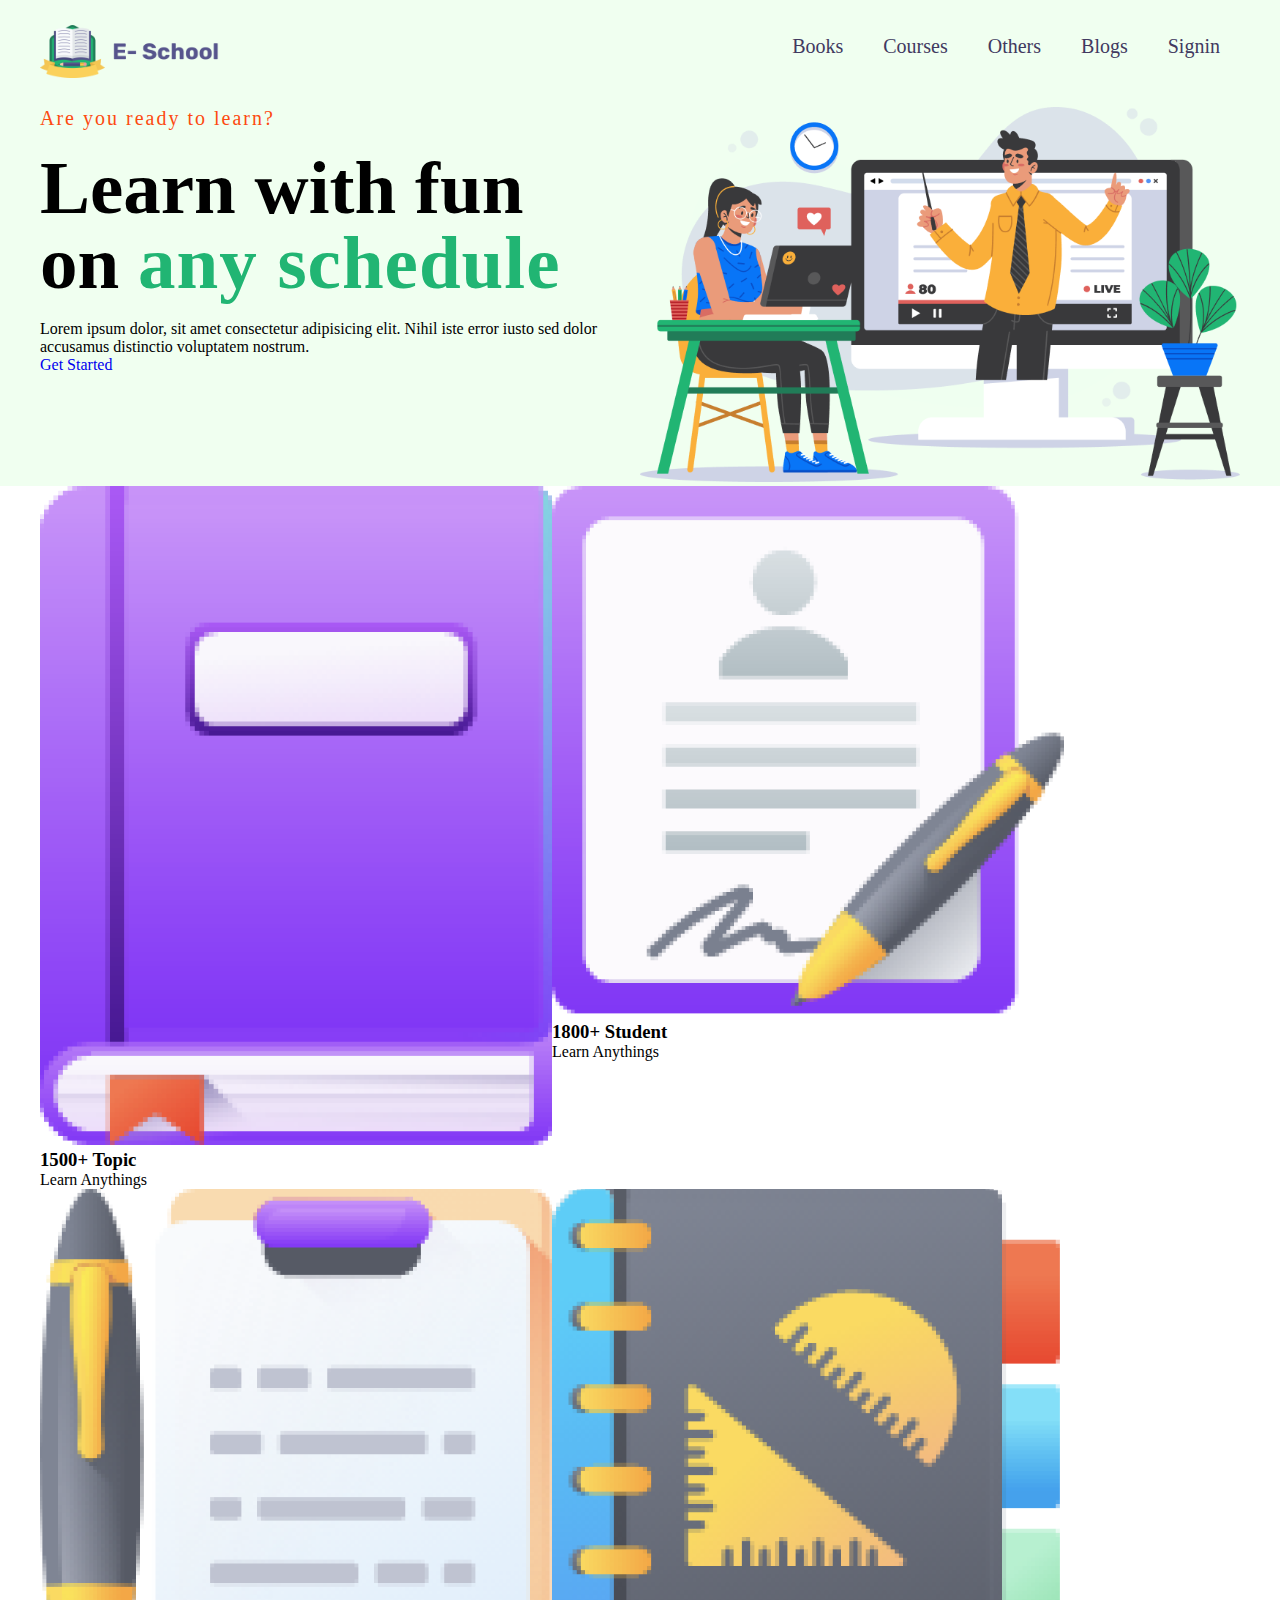
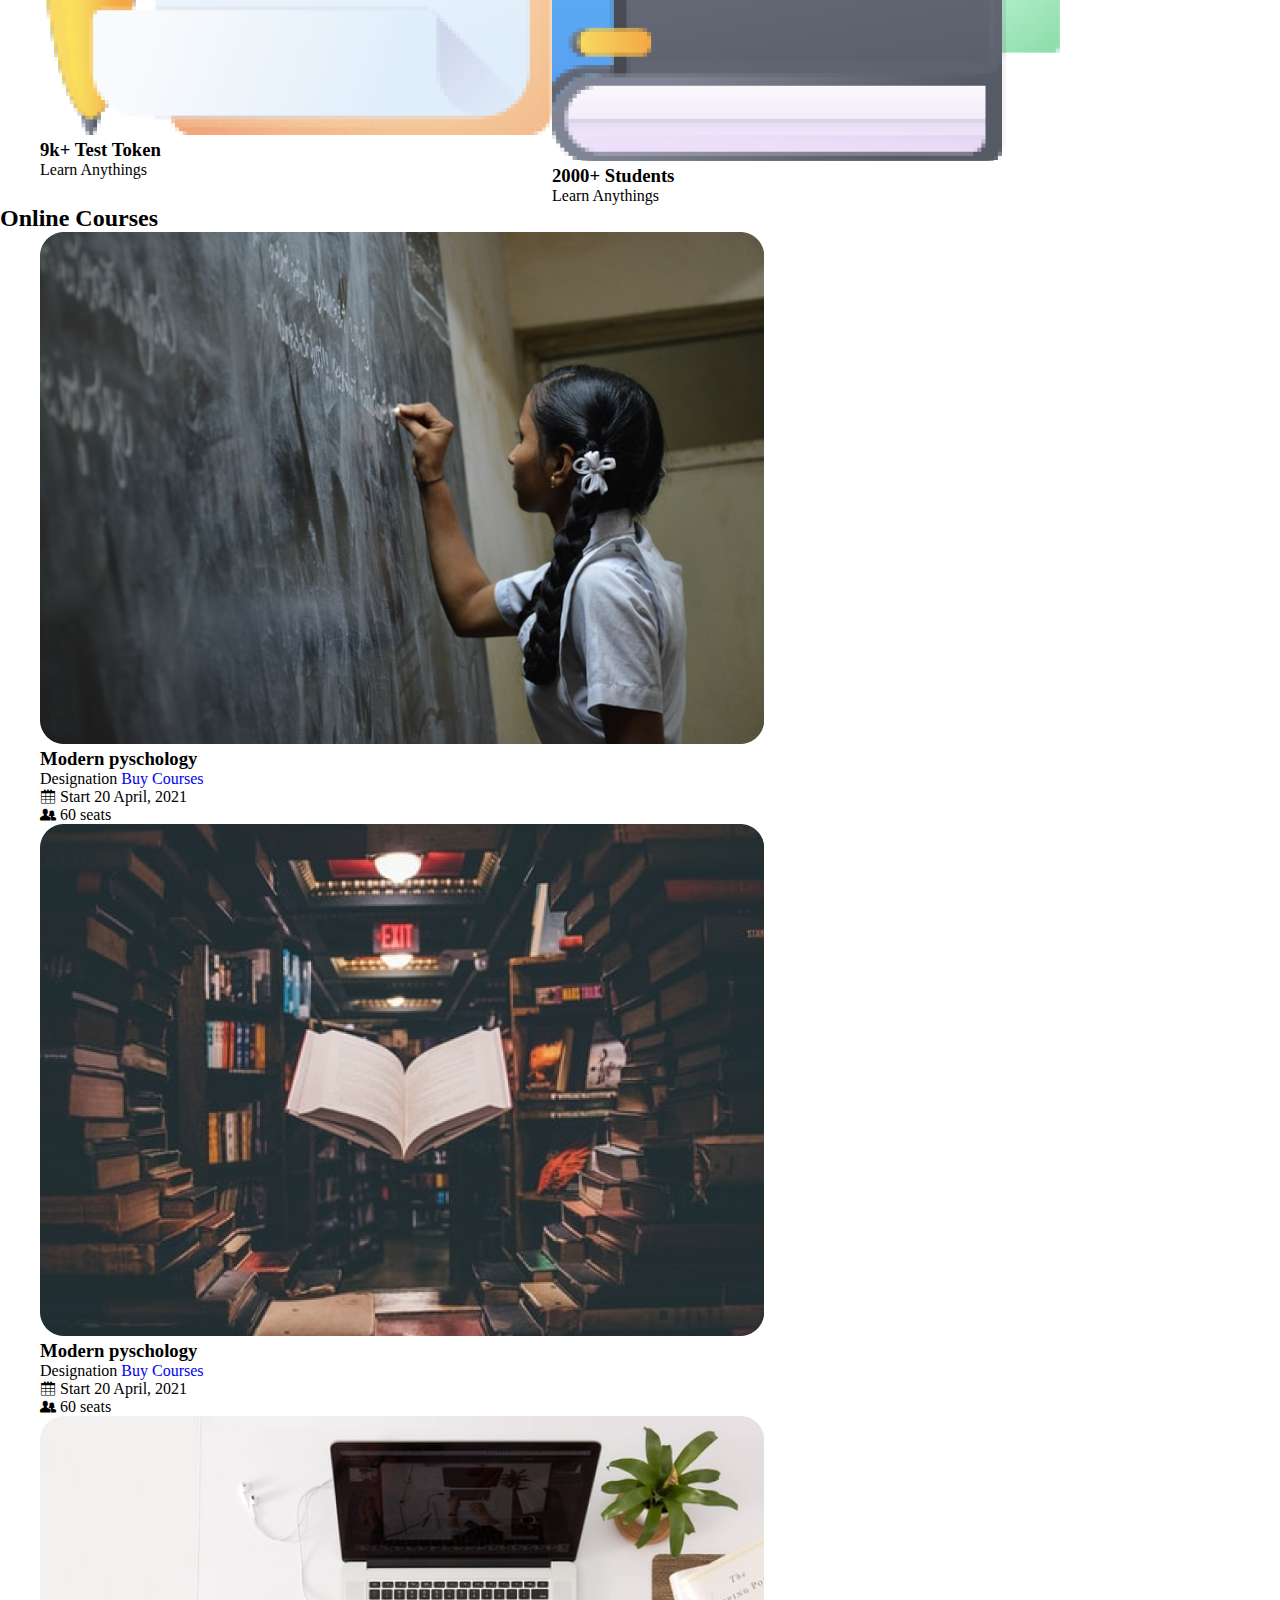
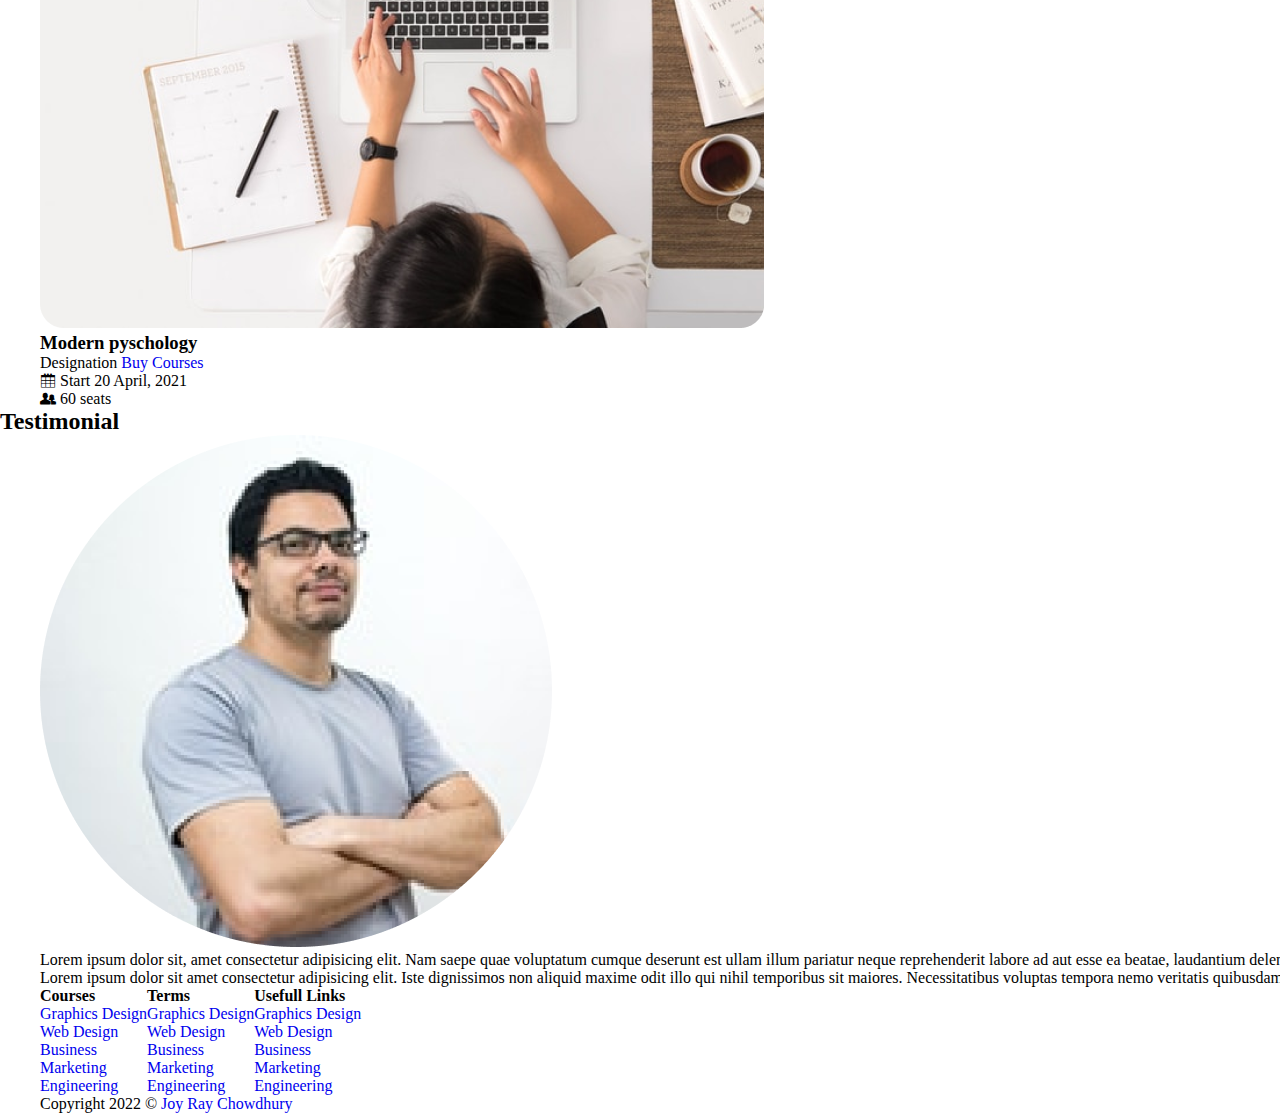
<file: E-School/index.html>
<!DOCTYPE html>
<html lang="en">

<head>
  <meta charset="UTF-8">
  <meta http-equiv="X-UA-Compatible" content="IE=edge">
  <meta name="viewport" content="width=device-width, initial-scale=1.0">
  <link rel="stylesheet" href="icofont/icofont.min.css">
  <link rel="stylesheet" href="css/style.css">
  <title>E-School</title>
</head>

<body>
  <!-- Banner section html -->
  <section class="banner-section">
    <header>
      <div class="container flex">
        <div class="logo">
          <a href="index.html"><img src="images/Logo.png" alt="Logo"></a>
        </div>
        <nav>
          <ul class="flex">
            <li><a href="#">Books</a></li>
            <li><a href="#">Courses</a></li>
            <li><a href="#">Others</a></li>
            <li><a href="#">Blogs</a></li>
            <li><a href="#">Signin</a></li>
          </ul>
        </nav>
      </div>
    </header>

    <div class="container flex">
      <div class="banner-content">
        <span>Are you ready to learn?</span>
        <h1>Learn with fun on <span>any schedule</span></h1>
        <p>Lorem ipsum dolor, sit amet consectetur adipisicing elit. Nihil iste error iusto sed dolor accusamus
          distinctio voluptatem nostrum.</p>
        <a href="#" class="btn">Get Started</a>
      </div>
      <div class="banner-img">
        <a href="#"><img src="images/Illustration.png" alt="Illustration"></a>
      </div>
    </div>
  </section>
  <!-- Banner section html end -->

  <section class="feature-section">
    <div class="container flex">
      <!-- col-4 section -->
      <div class="col-4">
        <div class="feature">
          <img src="images/book.png" alt="Books">
          <h3>1500+ Topic</h3>
          <p>Learn Anythings</p>
        </div>
      </div>
      <!-- col-4 section -->
      <div class="col-4">
        <div class="feature">
          <img src="images/Student.png" alt="Student">
          <h3>1800+ Student</h3>
          <p>Learn Anythings</p>
        </div>
      </div>
      <!-- col-4 section -->
      <div class="col-4">
        <div class="feature">
          <img src="images/Test.png" alt="Test">
          <h3>9k+ Test Token</h3>
          <p>Learn Anythings</p>
        </div>
      </div>
      <!-- col-4 section -->
      <div class="col-4">
        <div class="feature">
          <img src="images/Students.png" alt="Students">
          <h3>2000+ Students</h3>
          <p>Learn Anythings</p>
        </div>
      </div>
      <!-- col-4 section -->
    </div>
  </section>


  <section class="course-section">
    <div class="heading">
      <h2>Online Courses</h2>
    </div>
    <div class="container flex">
      <!-- col-3 section -->
      <div class="col-3">
        <div class="course">
          <img src="images/Morderpyschology.png" alt="Morderpyschology">
          <h3>Modern pyschology</h3>
          <span>Designation</span>
          <a href="#" class="btn">Buy Courses</a>
          <ul>
            <li><i class="icofont-calendar"></i> Start 20 April, 2021</li>
            <li><i class="icofont-users-alt-4"></i> 60 seats</li>
          </ul>
        </div>
      </div>
      <!-- col-3 section -->
      <div class="col-3">
        <div class="course">
          <img src="images/Morderpsyc.png" alt="Morderpsyc">
          <h3>Modern pyschology</h3>
          <span>Designation</span>
          <a href="#" class="btn">Buy Courses</a>
          <ul>
            <li><i class="icofont-calendar"></i> Start 20 April, 2021</li>
            <li><i class="icofont-users-alt-4"></i> 60 seats</li>
          </ul>
        </div>

      </div>
      <!-- col-3 section -->
      <div class="col-3">
        <div class="course">
          <img src="images/Morderpychons.png" alt="Morderpychons">
          <h3>Modern pyschology</h3>
          <span>Designation</span>
          <a href="#" class="btn">Buy Courses</a>
          <ul>
            <li><i class="icofont-calendar"></i> Start 20 April, 2021</li>
            <li><i class="icofont-users-alt-4"></i> 60 seats</li>
          </ul>
        </div>

      </div>
      <!-- col-3 section -->

    </div>
  </section>


  <section class="testimonial-section">
    <div class="heading">
      <h2>Testimonial</h2>
    </div>

    <div class="container flex">
      <div class="client-image">
        <img src="images/Man.png" alt="Man">
      </div>
      <div class="client-content">
        <p>Lorem ipsum dolor sit, amet consectetur adipisicing elit. Nam saepe quae voluptatum cumque deserunt est ullam
          illum pariatur neque reprehenderit labore ad aut esse ea beatae, laudantium deleniti dignissimos quidem!</p>
      </div>
    </div>
  </section>


  <footer>
    <div class="container flex">
      <div class="col-4">
        <p>Lorem ipsum dolor sit amet consectetur adipisicing elit. Iste dignissimos non aliquid maxime odit illo qui
          nihil temporibus sit maiores. Necessitatibus voluptas tempora nemo veritatis quibusdam unde architecto.
          Placeat, doloremque</p>
      </div>
      <div class="col-4">
        <ul>
          <li><strong>Courses</strong></li>
          <li><a href="#">Graphics Design</a></li>
          <li><a href="#">Web Design</a></li>
          <li><a href="#">Business</a></li>
          <li><a href="#">Marketing</a></li>
          <li><a href="#">Engineering</a></li>
        </ul>
      </div>
      <div class="col-4">
        <ul>
          <li><strong>Terms</strong></li>
          <li><a href="#">Graphics Design</a></li>
          <li><a href="#">Web Design</a></li>
          <li><a href="#">Business</a></li>
          <li><a href="#">Marketing</a></li>
          <li><a href="#">Engineering</a></li>
        </ul>
      </div>
      <div class="col-4">
        <ul>
          <li><strong>Usefull Links</strong></li>
          <li><a href="#">Graphics Design</a></li>
          <li><a href="#">Web Design</a></li>
          <li><a href="#">Business</a></li>
          <li><a href="#">Marketing</a></li>
          <li><a href="#">Engineering</a></li>
        </ul>
      </div>

    </div>

    <div class="container flex">
      <p class="copyright">Copyright 2022 &copy;<a href="#"> Joy Ray Chowdhury</a></p>
    </div>
  </footer>
</body>

</html>
</file>
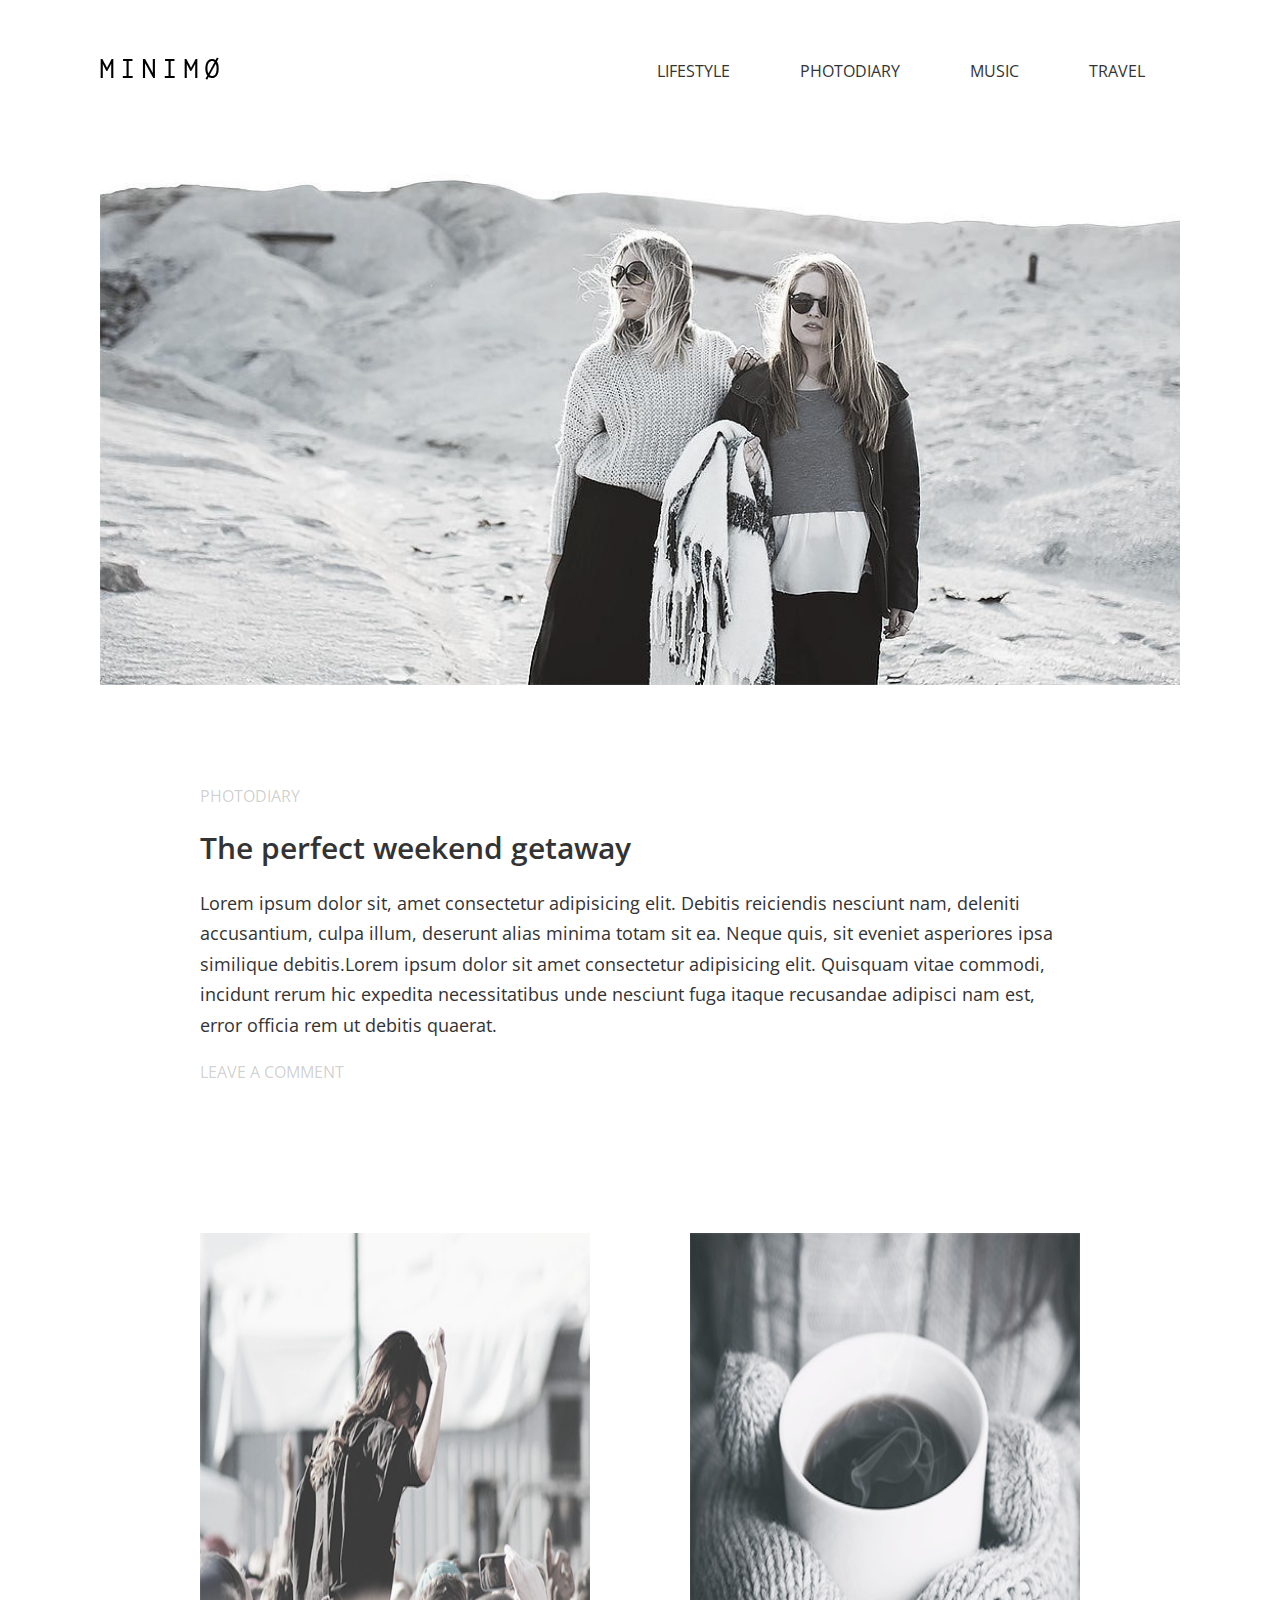
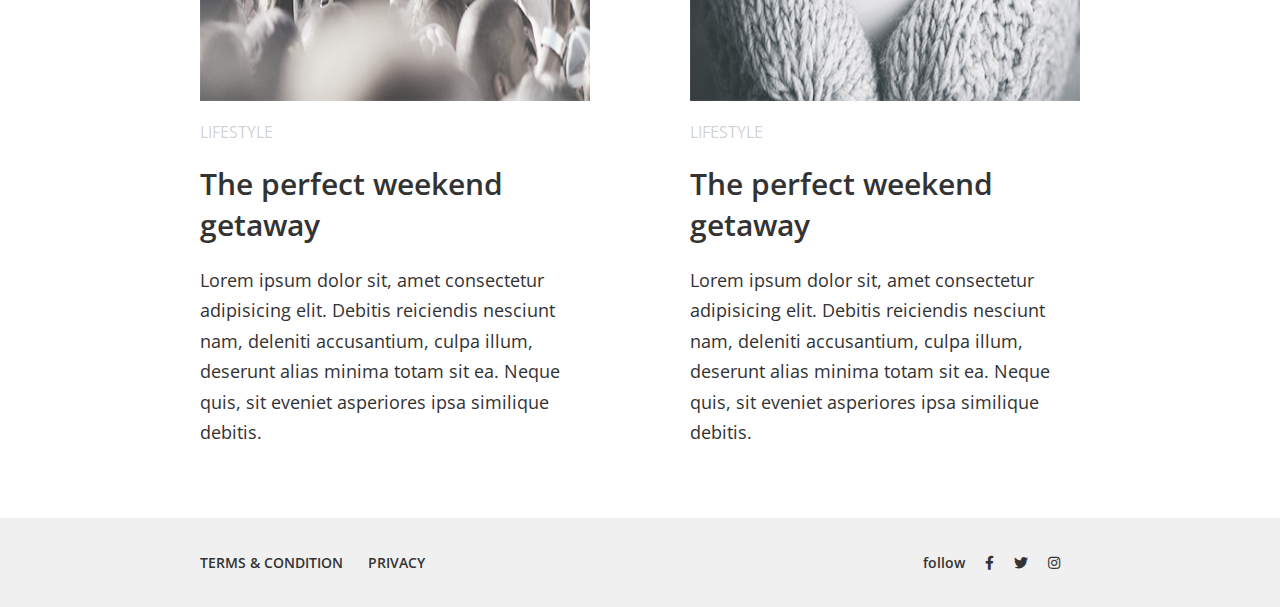
<file: Minimo/index.html>
<!DOCTYPE html>
<html lang="en">
<head>
  <meta charset="UTF-8">
  <meta http-equiv="X-UA-Compatible" content="IE=edge">
  <meta name="viewport" content="width=device-width, initial-scale=1.0">
<link href="https://fonts.googleapis.com/css2?family=Open+Sans:wght@300;400;500;600;700;800&display=swap" rel="stylesheet">
  <link rel="stylesheet" href="css/style.css">
  <link rel="stylesheet" href="fontawesome/css/all.min.css">
  <title>Minimo Project</title>
</head>
<body>
  <!-- Header start -->
  <header>
    <div class="container flex">
      <div class="logo">
        <a href="#">
          <img src="images/minimo_logo.png" alt="Logo">
        </a>
      </div>
      <nav>
        <ul class="flex">
          <li><a href="#">lifestyle</a></li>
          <li><a href="#">photodiary</a></li>
          <li><a href="#">music</a></li>
          <li><a href="#">travel</a></li>
        </ul>
      </nav>    
    </div>
  </header>
  <!-- Header end -->
  <!-- Banner start -->

  <section class="banner-section">
    <div class="container flex">
      <img src="images/main_post_img.jpg" alt="banner">
    </div>
  </section>
  <!-- Banner end -->

  <!-- Blog section -->
  <section class="blog-section">
    <div class="container flex">
      <div class="col-1-1">
        <article>
          <span>photodiary</span>
          <h2>The perfect weekend getaway</h2>
          <p>Lorem ipsum dolor sit, amet consectetur adipisicing elit. Debitis reiciendis nesciunt nam, deleniti accusantium, culpa illum, deserunt alias minima totam sit ea. Neque quis, sit eveniet asperiores ipsa similique debitis.Lorem ipsum dolor sit amet consectetur adipisicing elit. Quisquam vitae commodi, incidunt rerum hic expedita necessitatibus unde nesciunt fuga itaque recusandae adipisci nam est, error officia rem ut debitis quaerat.</p>
          <a href="#">leave a comment</a>
        </article>
      </div>
      <div class="col-2-1 pad-left">
        <article>
          <img src="images/more_than.jpg " alt="coffe">
          <span>lifestyle</span>
          <h2><a href="#">The perfect weekend getaway</a></h2>
          <p>Lorem ipsum dolor sit, amet consectetur adipisicing elit. Debitis reiciendis nesciunt nam, deleniti accusantium, culpa illum, deserunt alias minima totam sit ea. Neque quis, sit eveniet asperiores ipsa similique debitis.</p>
        </article>
      </div>
      <div class="col-2-1 pad-right">
        <article>
          <img src="images/life_tastes.jpg " alt="coffe">
          <span>lifestyle</span>
          <h2><a href="#">The perfect weekend getaway</a></h2>
          <p>Lorem ipsum dolor sit, amet consectetur adipisicing elit. Debitis reiciendis nesciunt nam, deleniti accusantium, culpa illum, deserunt alias minima totam sit ea. Neque quis, sit eveniet asperiores ipsa similique debitis.</p>
        </article>
        
      </div>
    </div>
  </section>
  <!-- Blog section -->

  <footer>
    <div class="container flex">
      <div class="col-2-1">
        <ul class="footer-menu flex">
          <li><a href="#">terms & condition</a></li>
          <li><a href="#">privacy</a></li>
        </ul>  
      </div>
      <div class="col-2-1">
        <ul class="social-link flex">
          <li><span>follow </span></li>
          <li><a href="#"><i class="fab fa-facebook-f"></i></a></li>
          <li><a href="#"><i class="fab fa-twitter"></i></a></li>
          <li><a href="#"><i class="fab fa-instagram"></i></a></li>
        </ul>
      </div>
    </div>
  </footer>
</body>
</html>
</file>
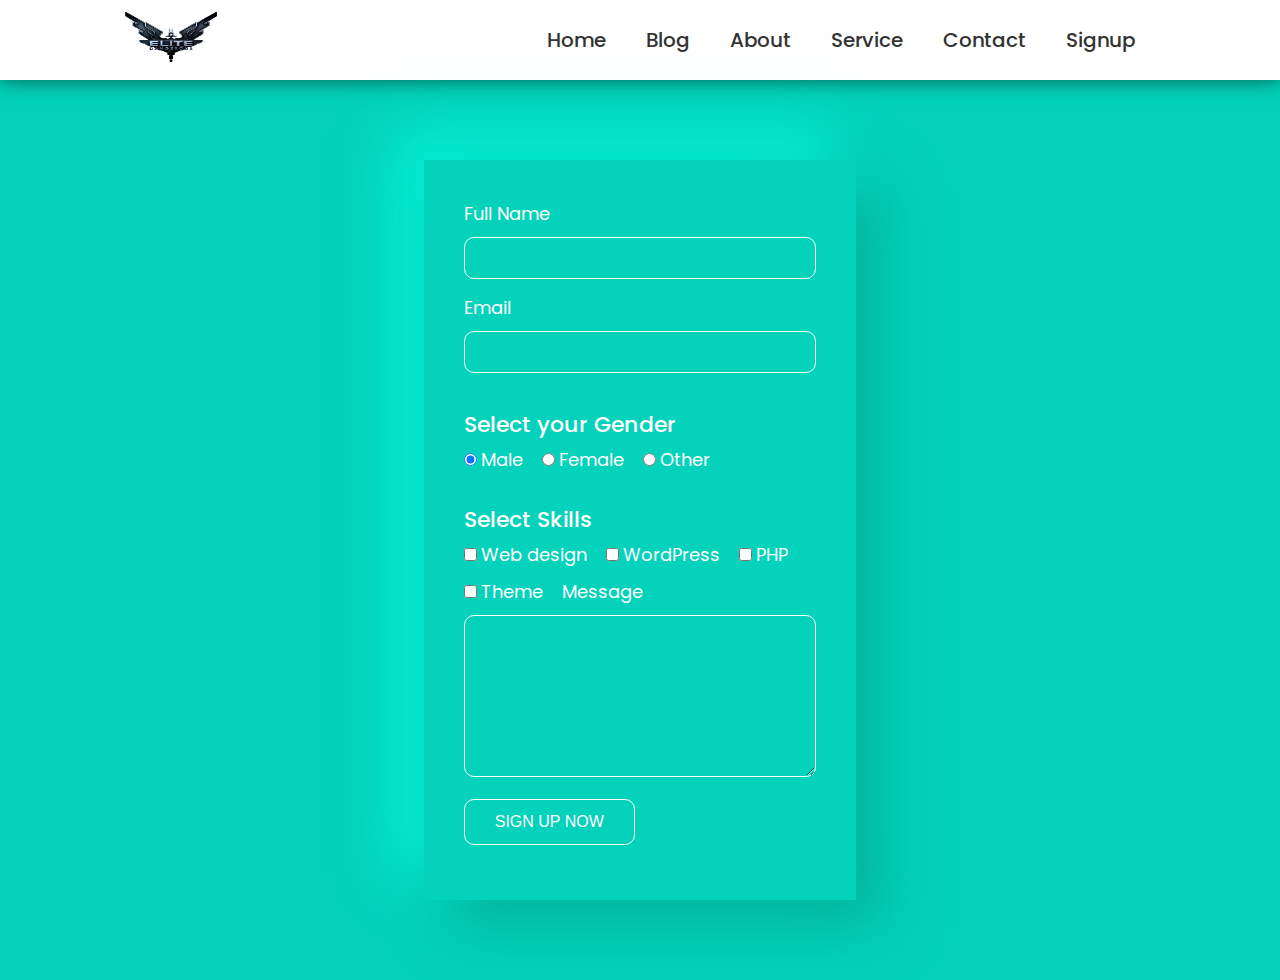
<file: Signup/signup.html>
<!DOCTYPE html>
<html lang="en">
<head>
  <meta charset="UTF-8">
  <meta http-equiv="X-UA-Compatible" content="IE=edge">
  <meta name="viewport" content="width=device-width, initial-scale=1.0">
  <link rel="stylesheet" href="css/style.css">
  <title>Document</title>
</head>
<body>
  <!-- Header section -->
  <header>
    <div class="container flex align-center">
      <div class="logo">
        <a href="#">
          <img src="images/logo.png" alt="logo">
        </a>
      </div>
      <nav>
        <ul class="flex">
          <li><a href="index.html">Home</a></li>
          <li><a href="blog.html">Blog</a></li>
          <li><a href="about.html">About</a></li>
          <li><a href="service.html">Service</a></li>
          <li><a href="contact.html">Contact</a></li>
          <li><a href="signup.html">Signup</a></li>
        </ul>
      </nav>
    </div>
  </header>
  <!-- Header section -->
  <section class="Signup-form-section">
    <div class="container flex justify-center">
      <div class="signup ">
          <form action="">
            <label for="name">Full Name</label>
            <input id="name" type="text">
            <label for="email">Email</label>
            <input id="email" type="email">

            <strong>Select your Gender</strong>
            <input id="male"type="radio" name="gender" checked>
            <label for="male">Male</label>

            <input id="female"type="radio" name="gender">
            <label for="female">Female</label>

            <input id="other"type="radio" name="gender">
            <label for="other">Other</label>

            <strong>Select Skills</strong>
            <input id="wb" type="checkbox" name="skills">
            <label for="wb">Web design</label>
            <input id="wp" type="checkbox" name="skills">
            <label for="wp">WordPress</label>
            <input id="php" type="checkbox" name="skills">
            <label for="php">PHP</label>
            <input id="theme" type="checkbox" name="skills">
            <label for="theme">Theme</label>

            <label for="">Message</label>
            <textarea rows="7" cols=""> </textarea>
            <input type="submit" value="Sign Up Now">
  

          </form>
      </div>
    </div>
  </section>
</body>
</html>
</file>
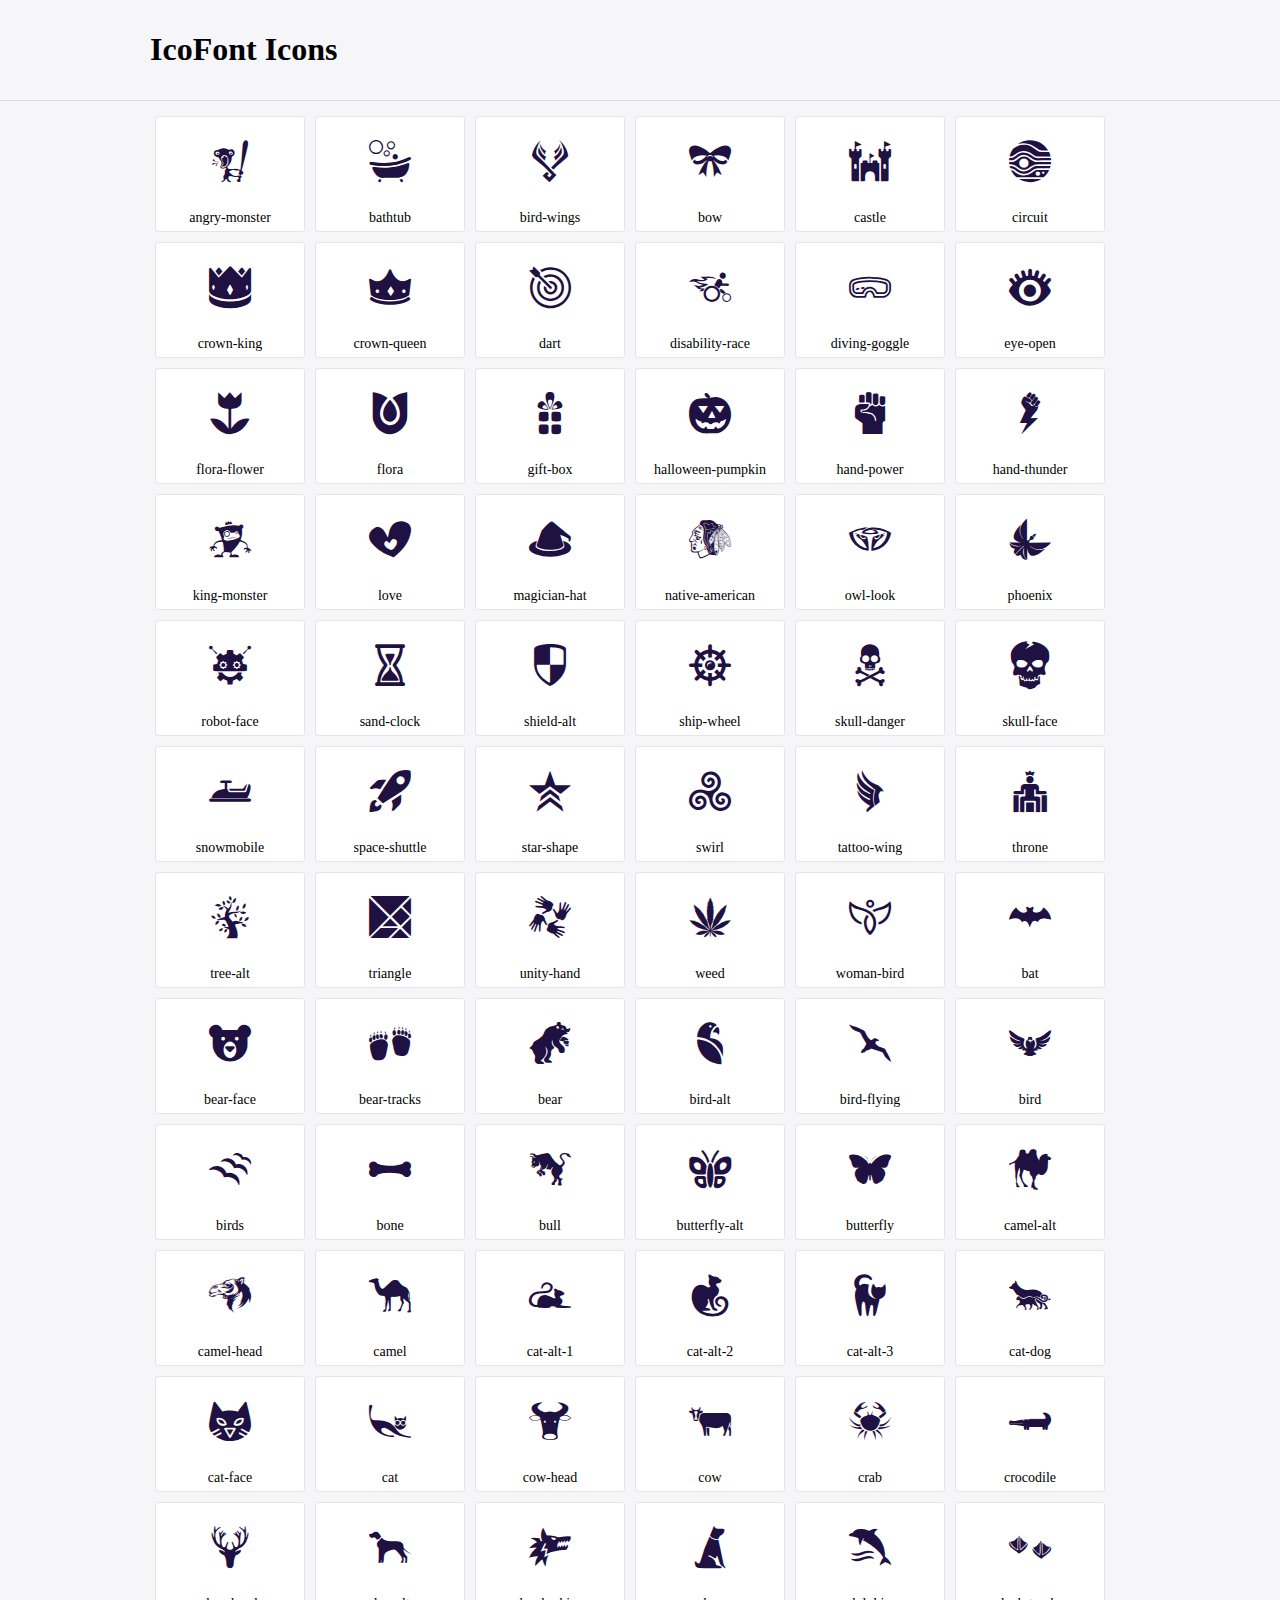
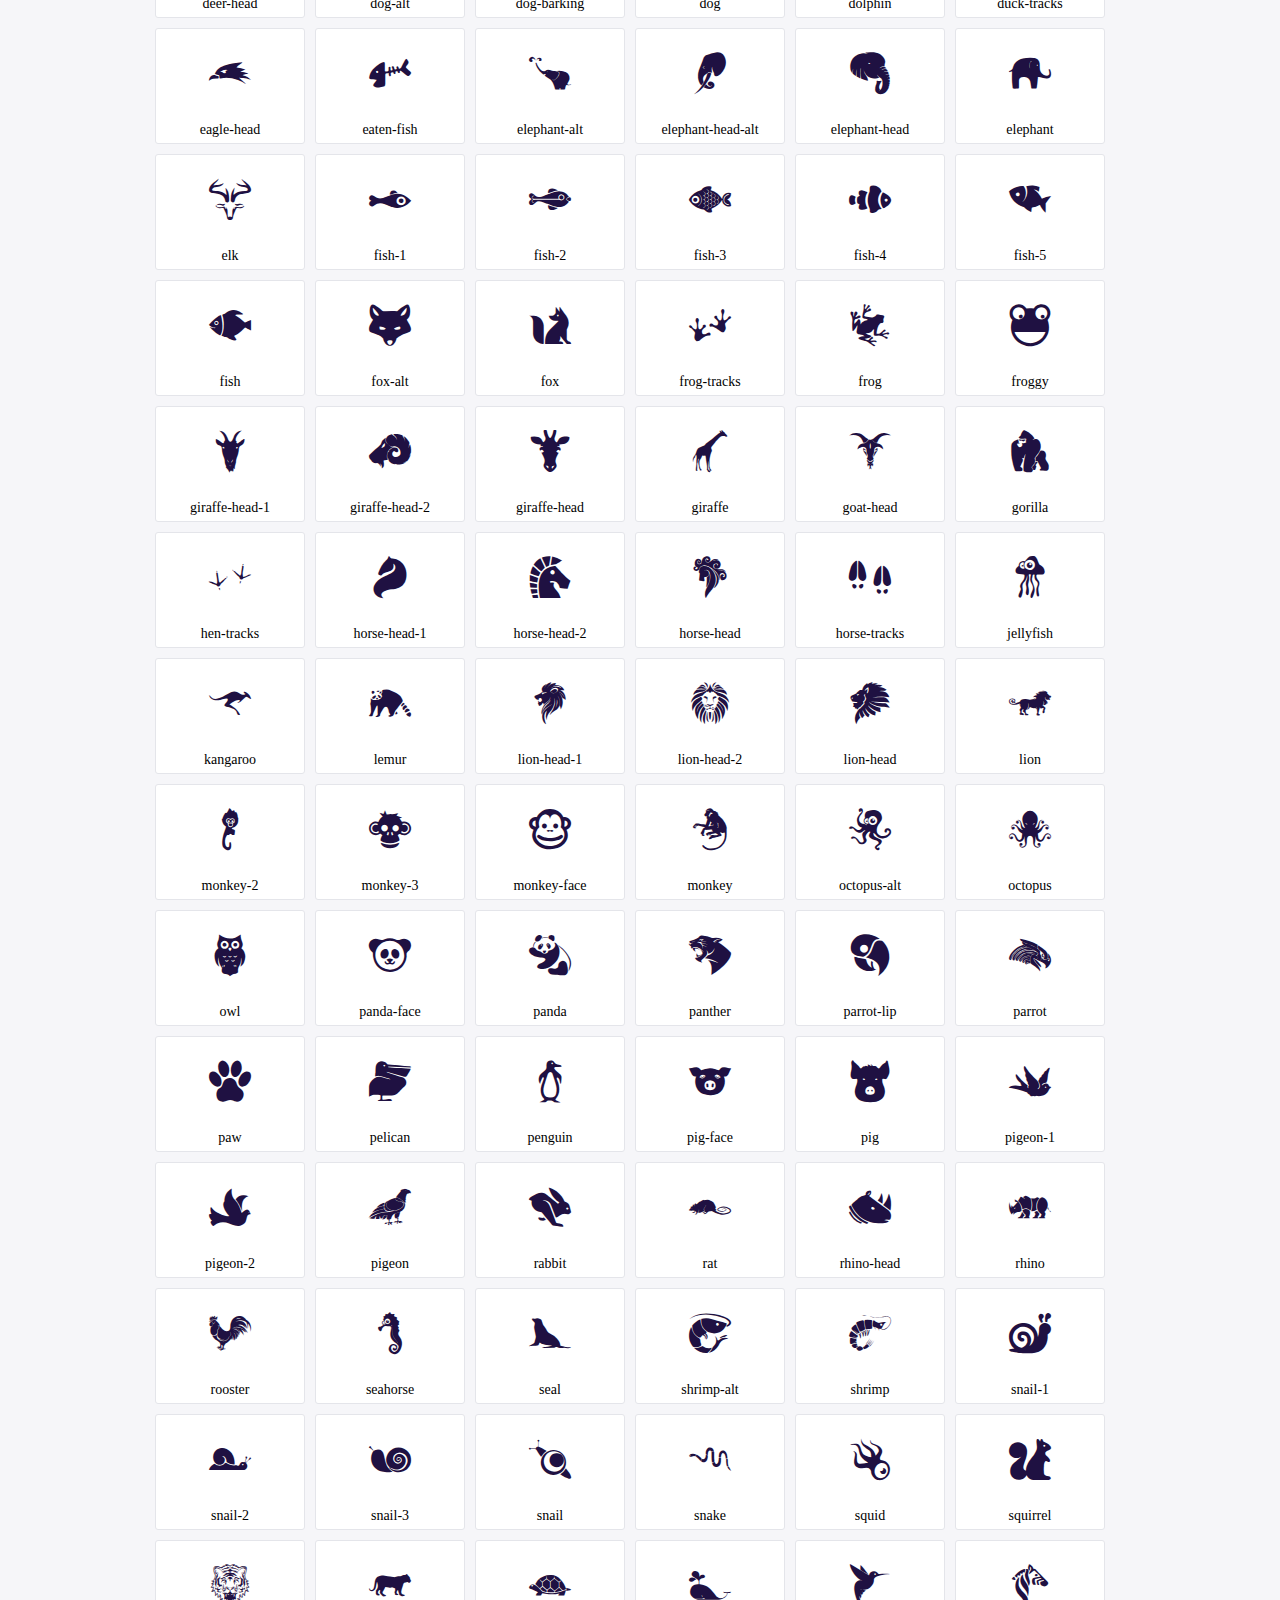
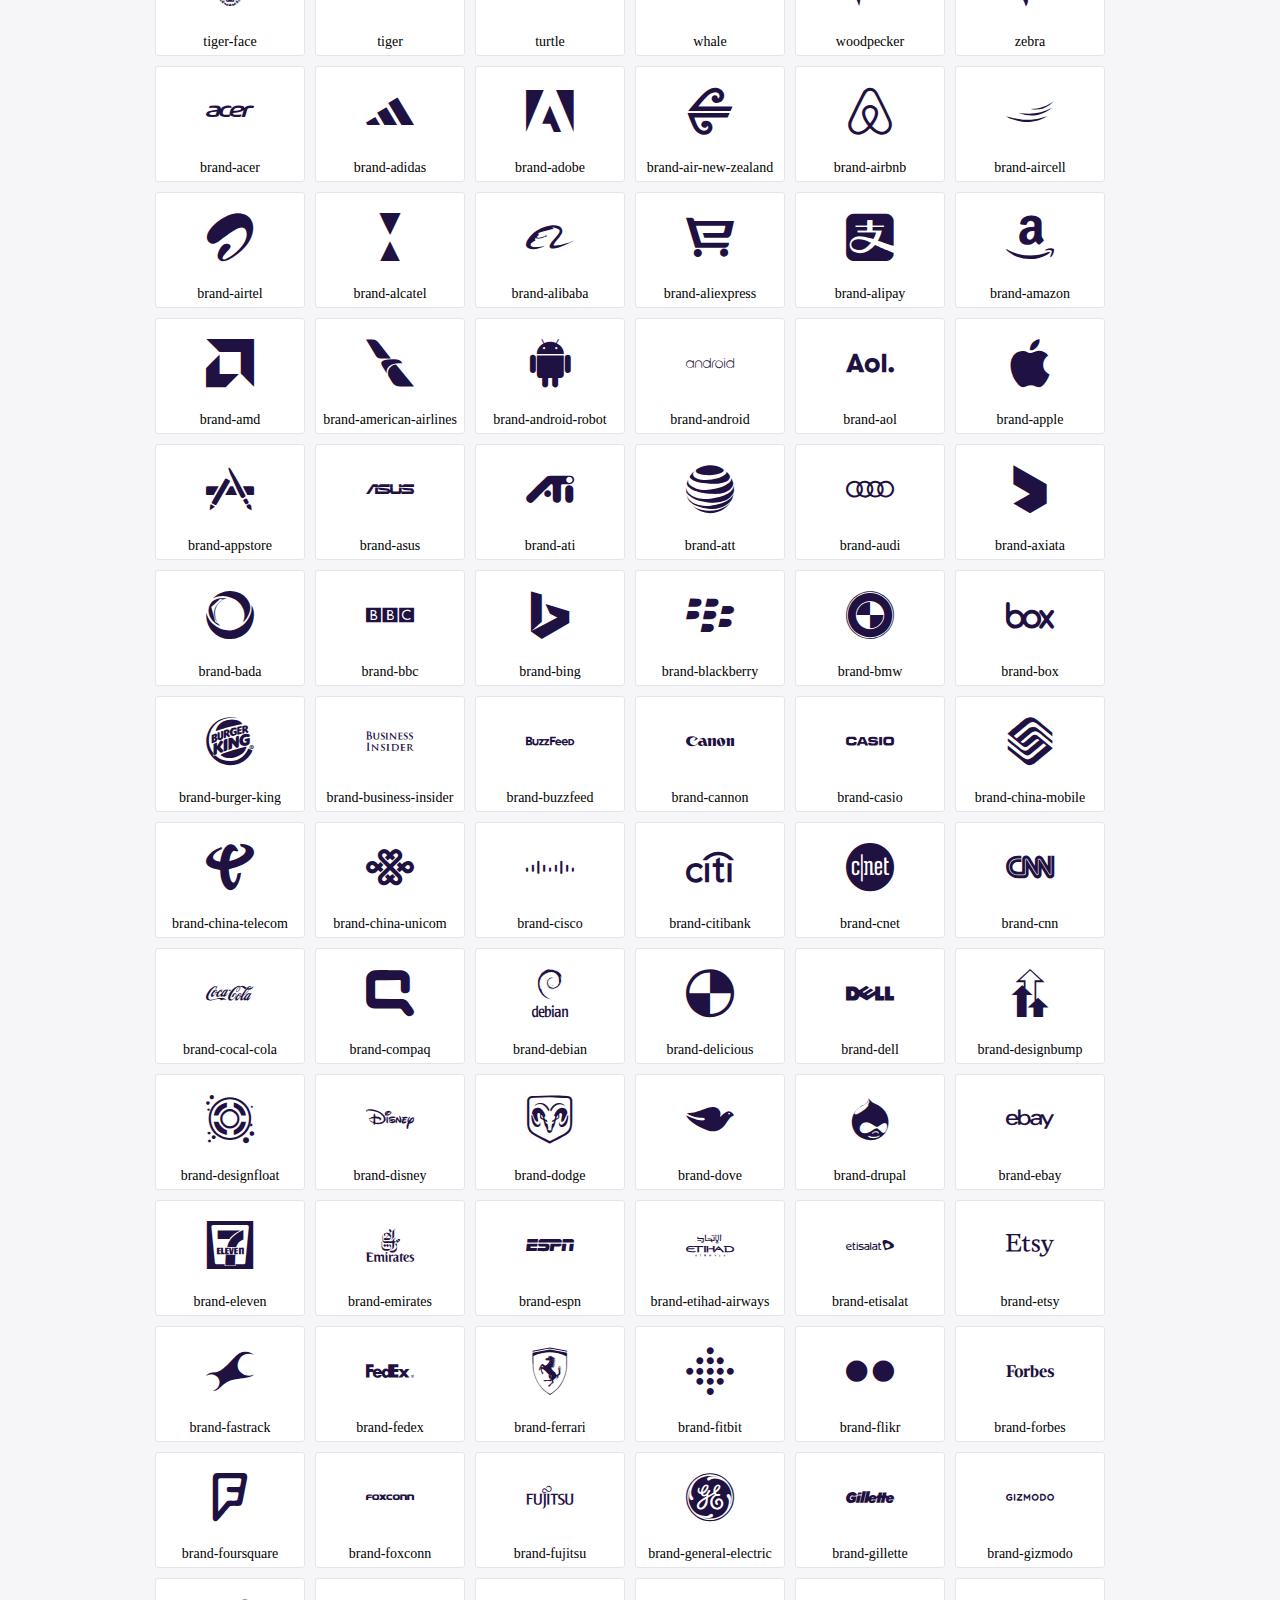
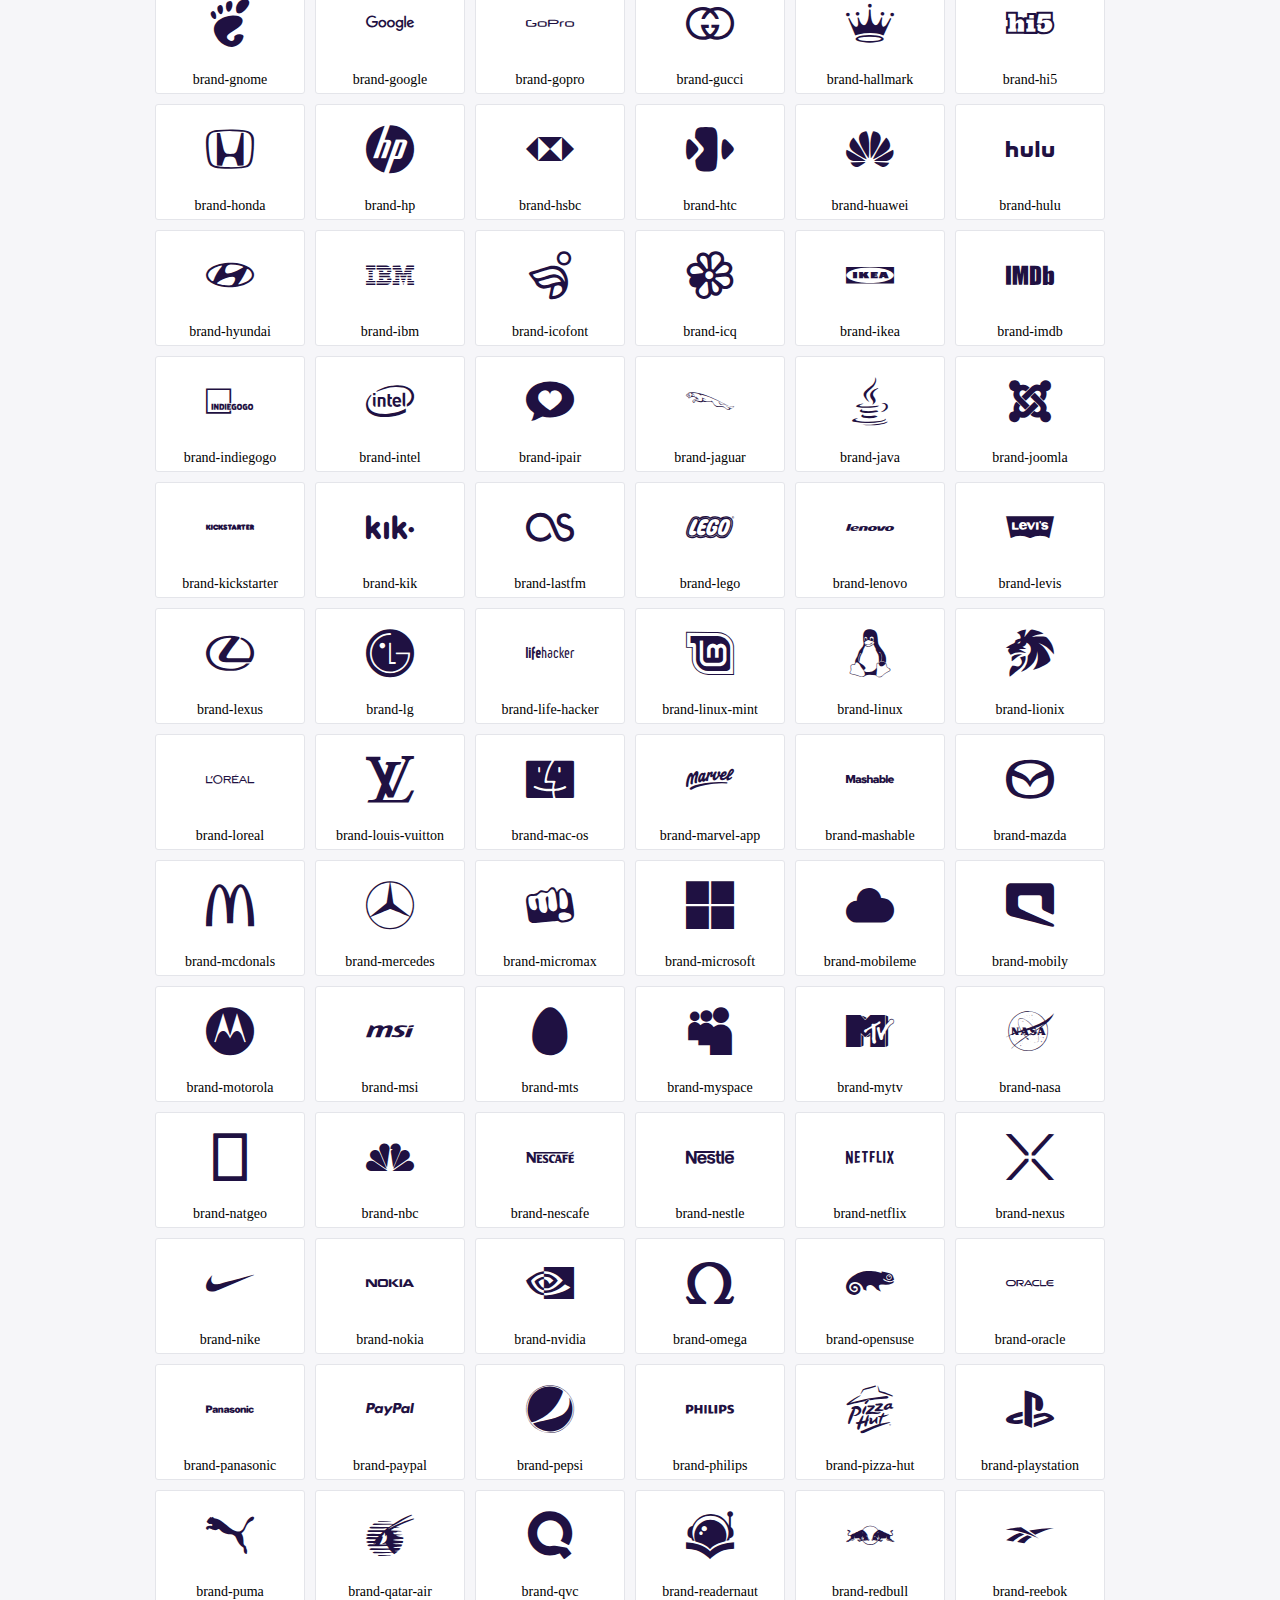
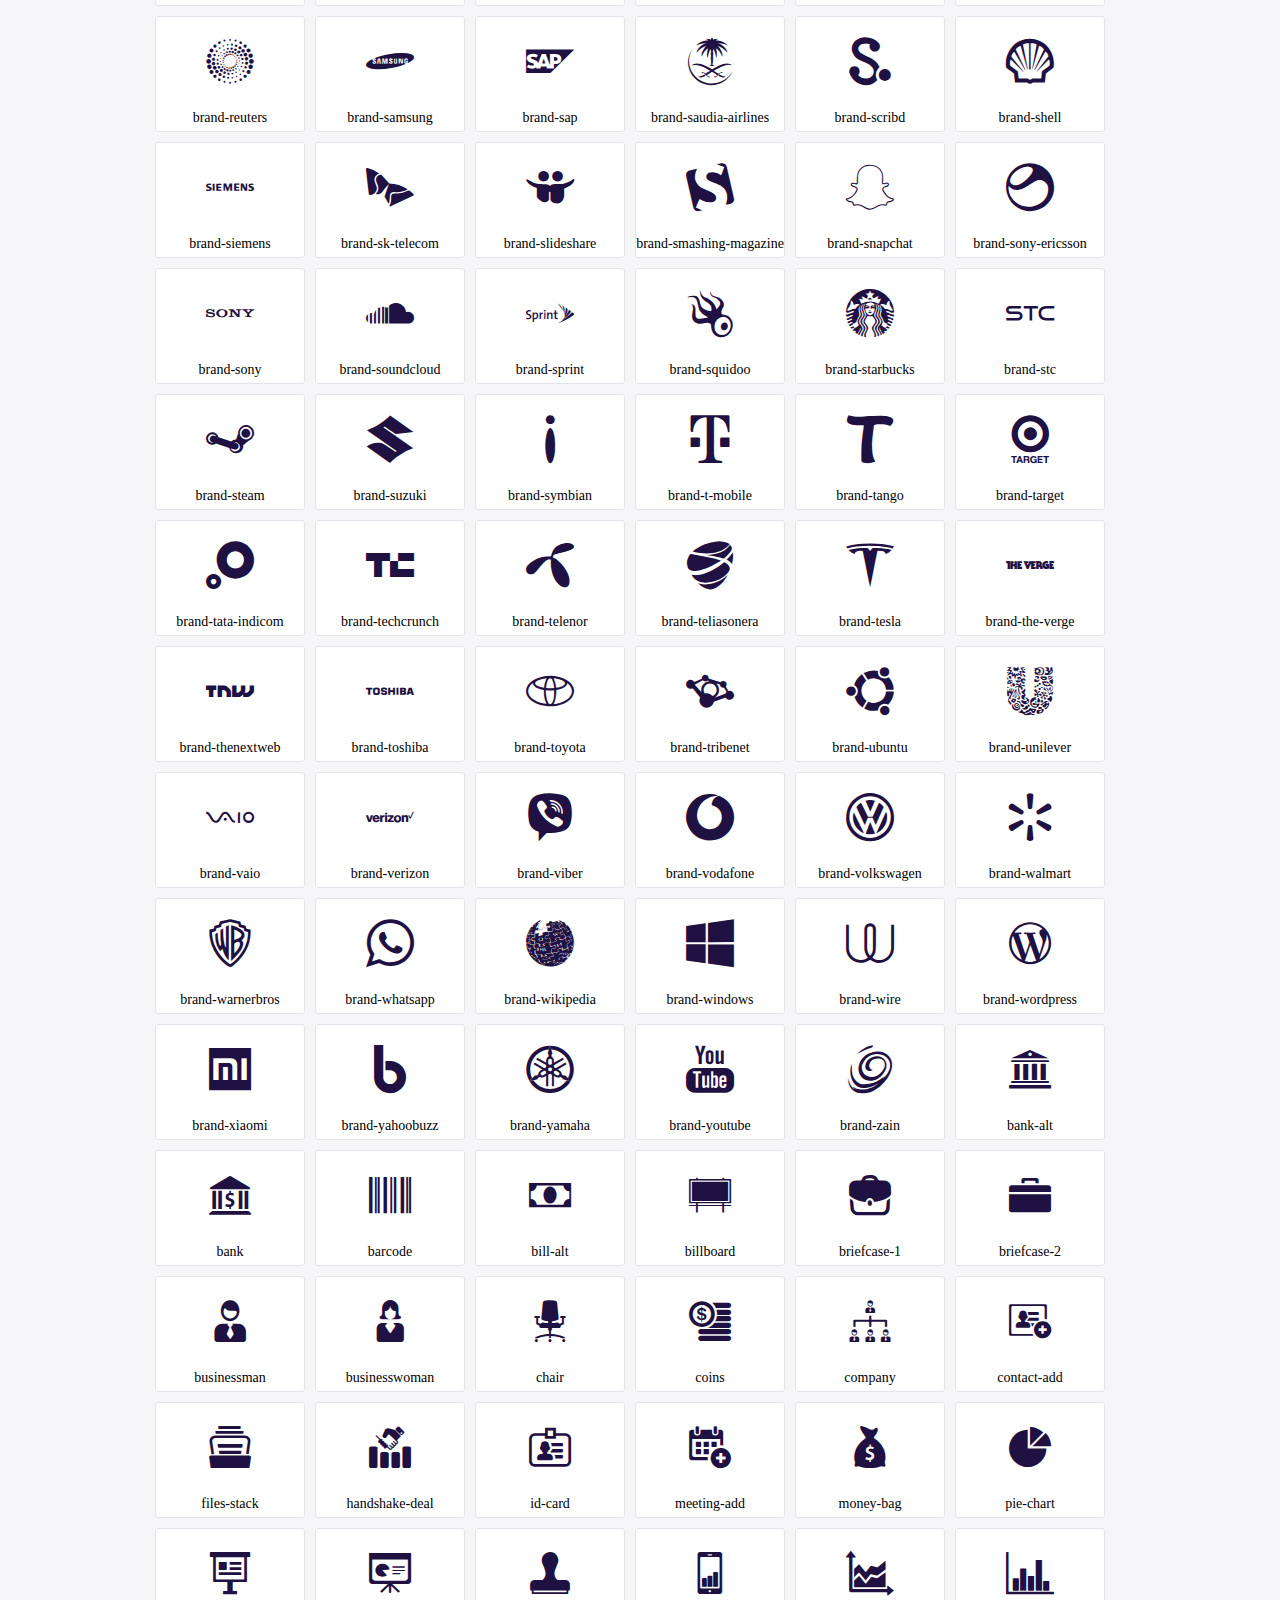
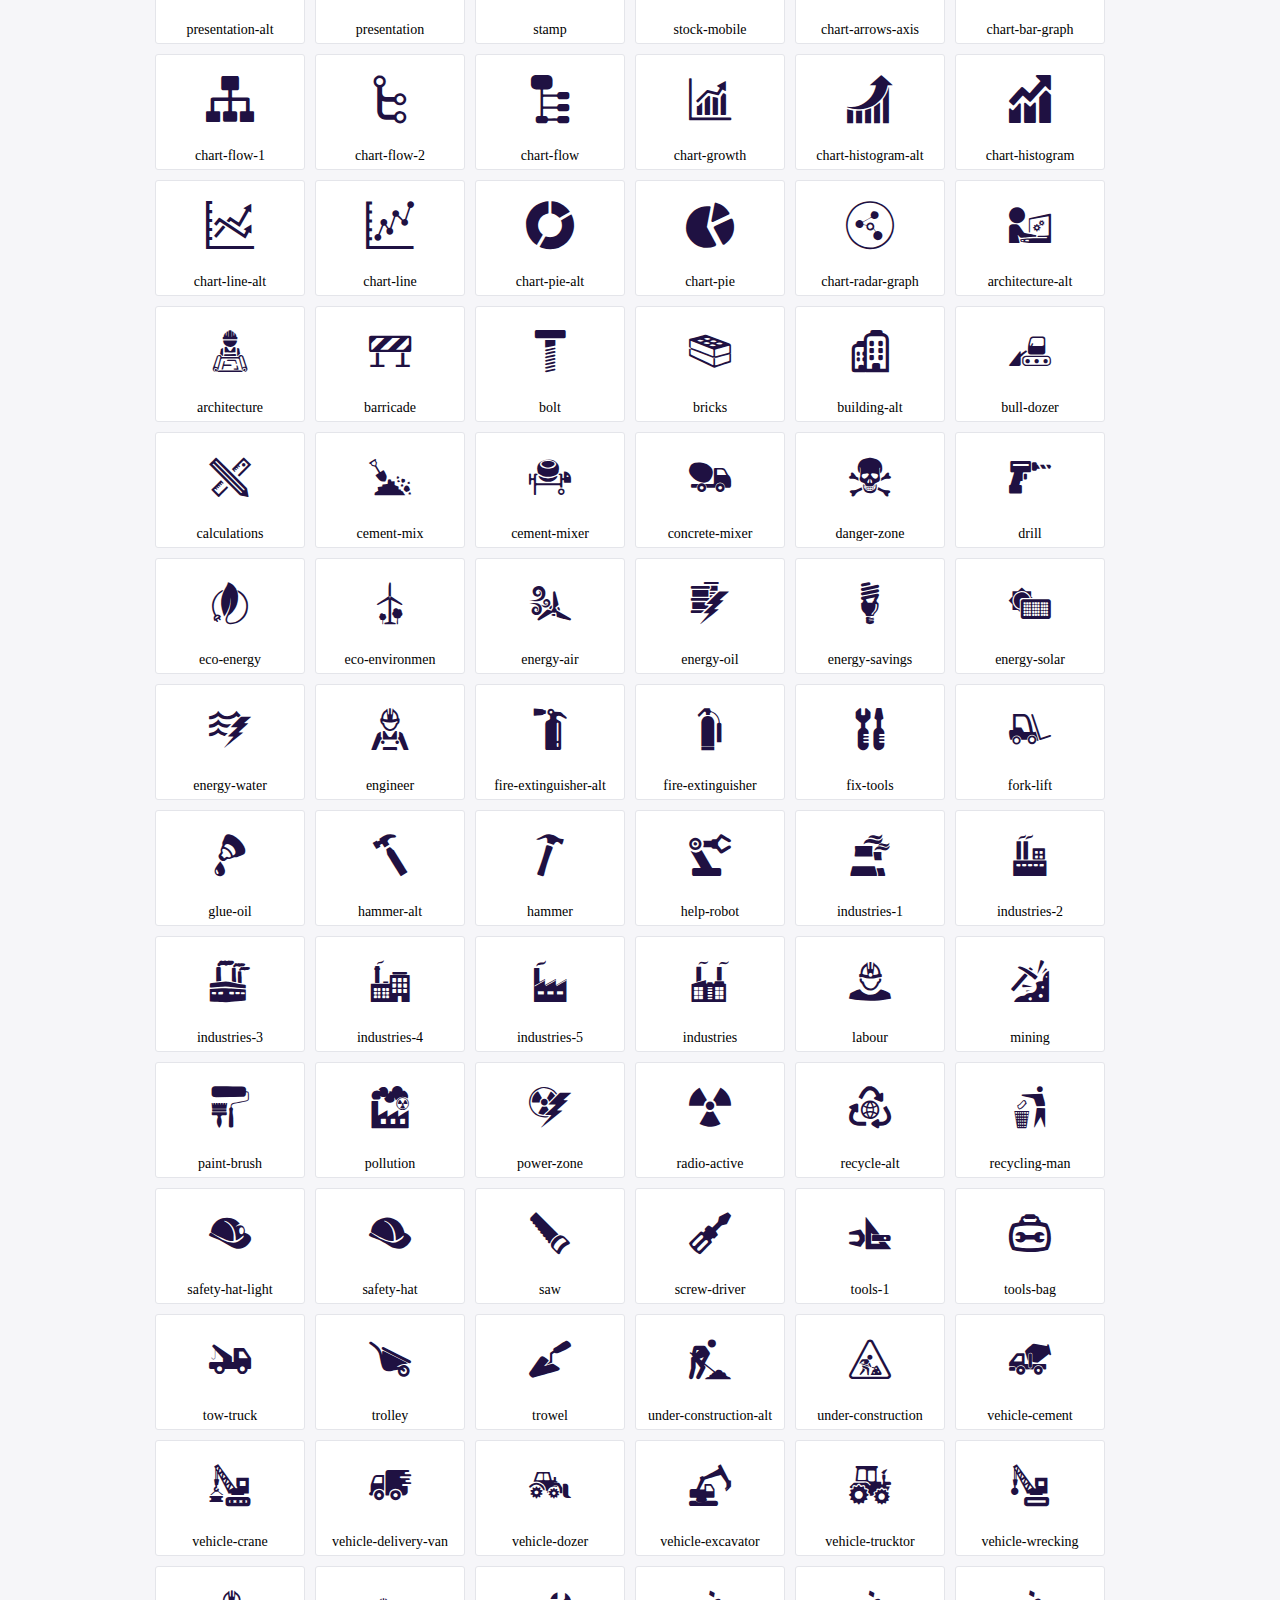
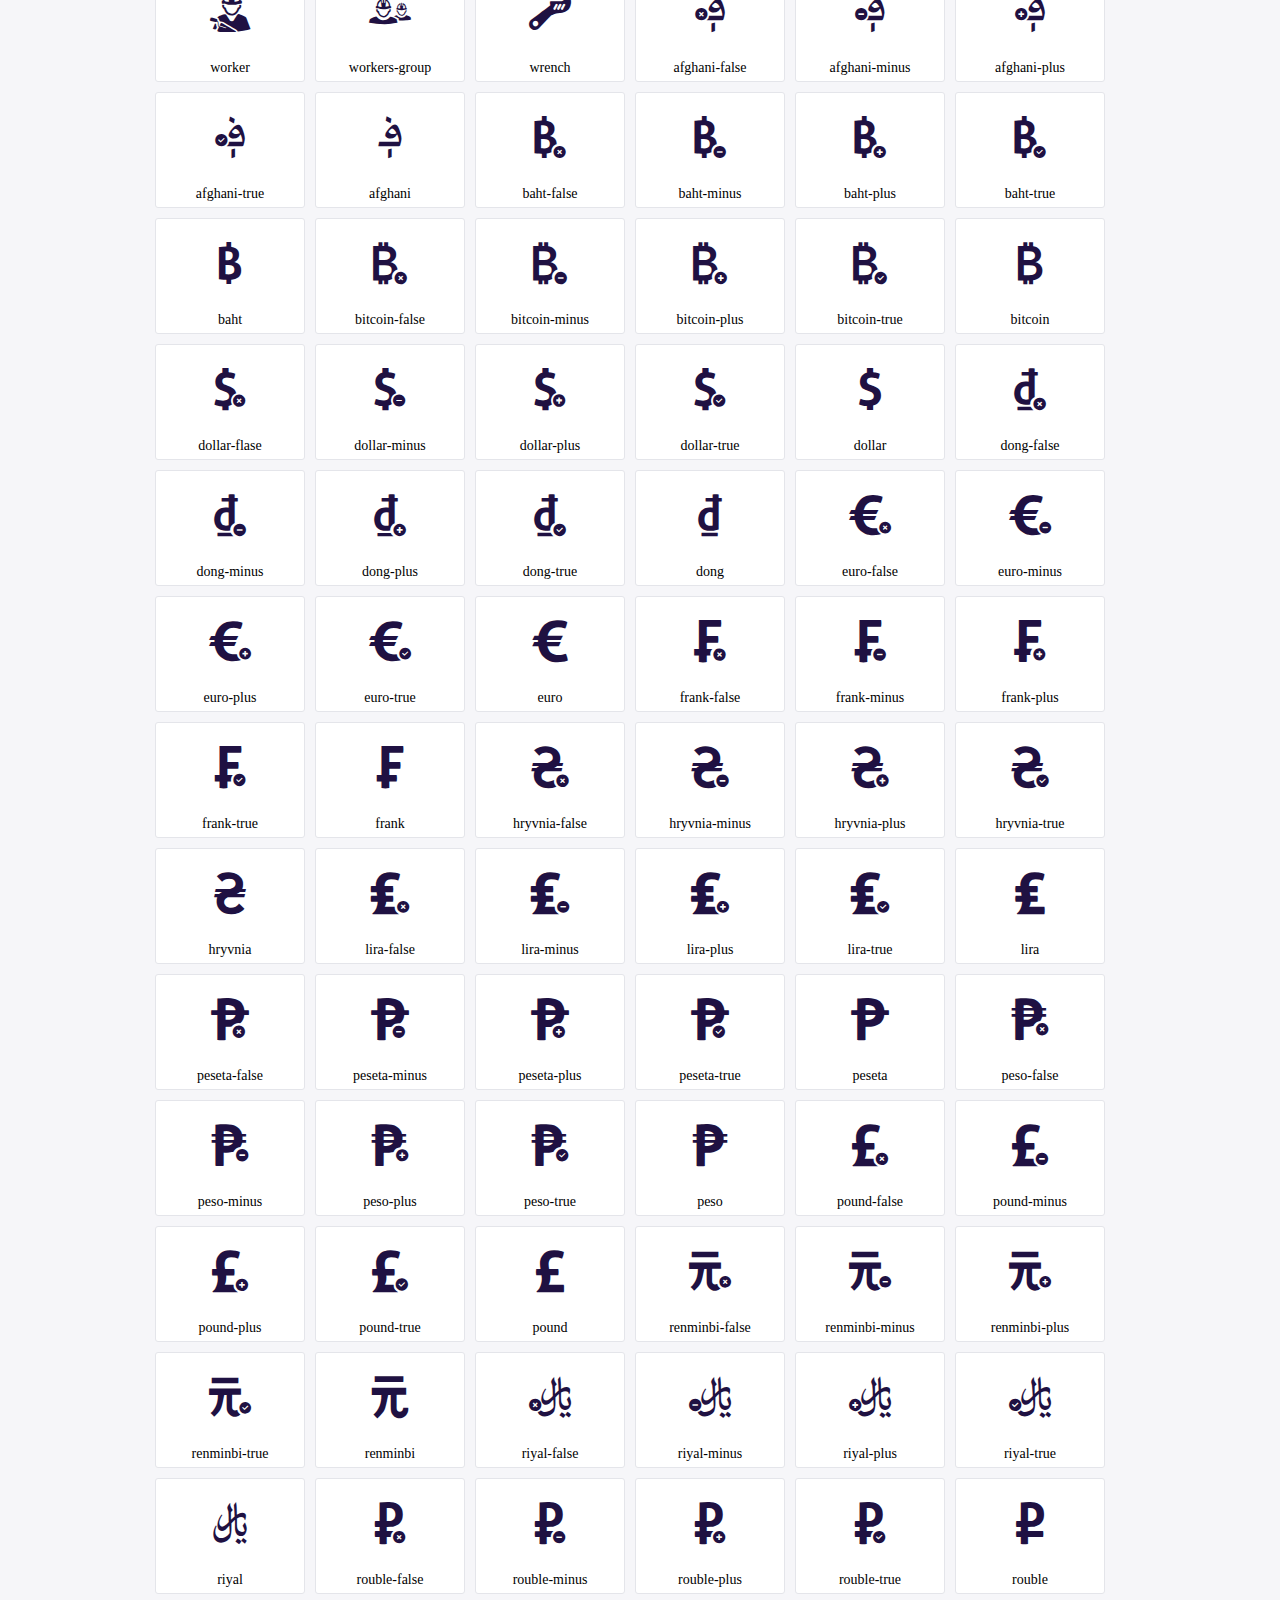
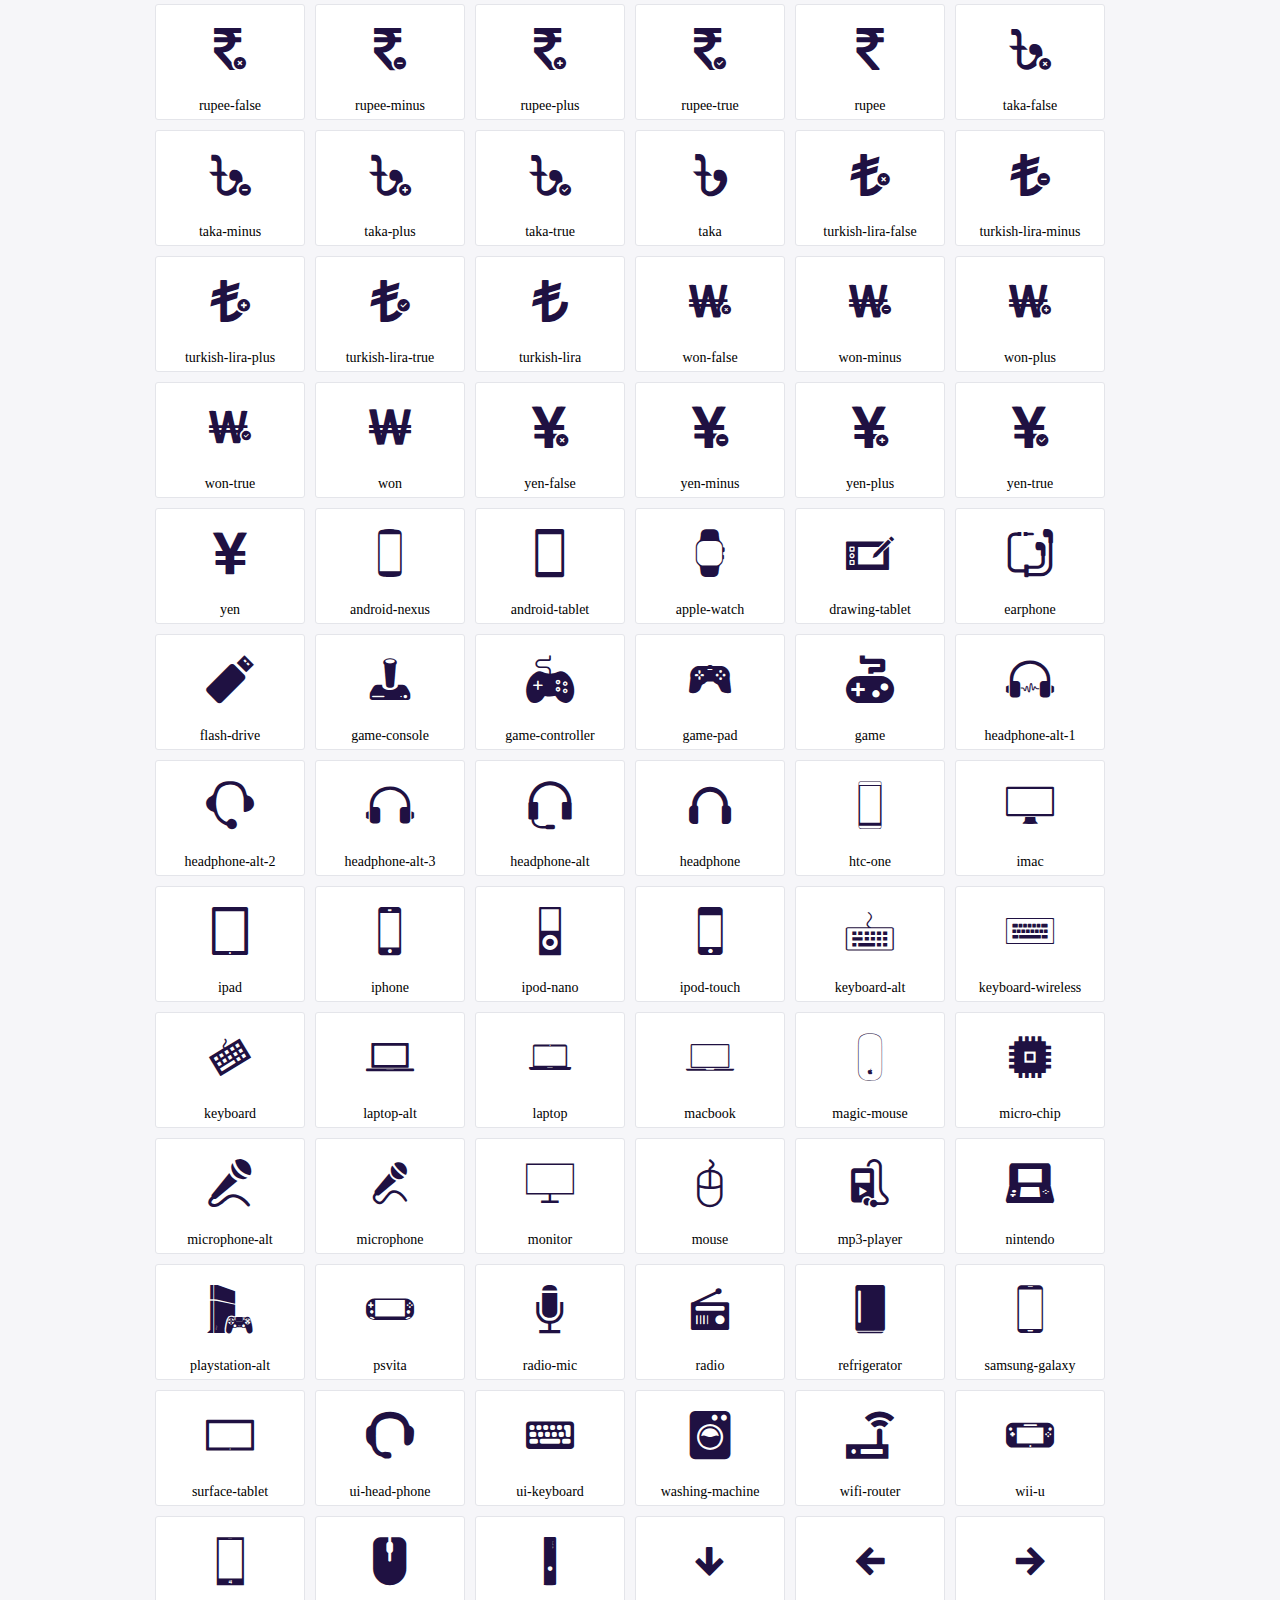
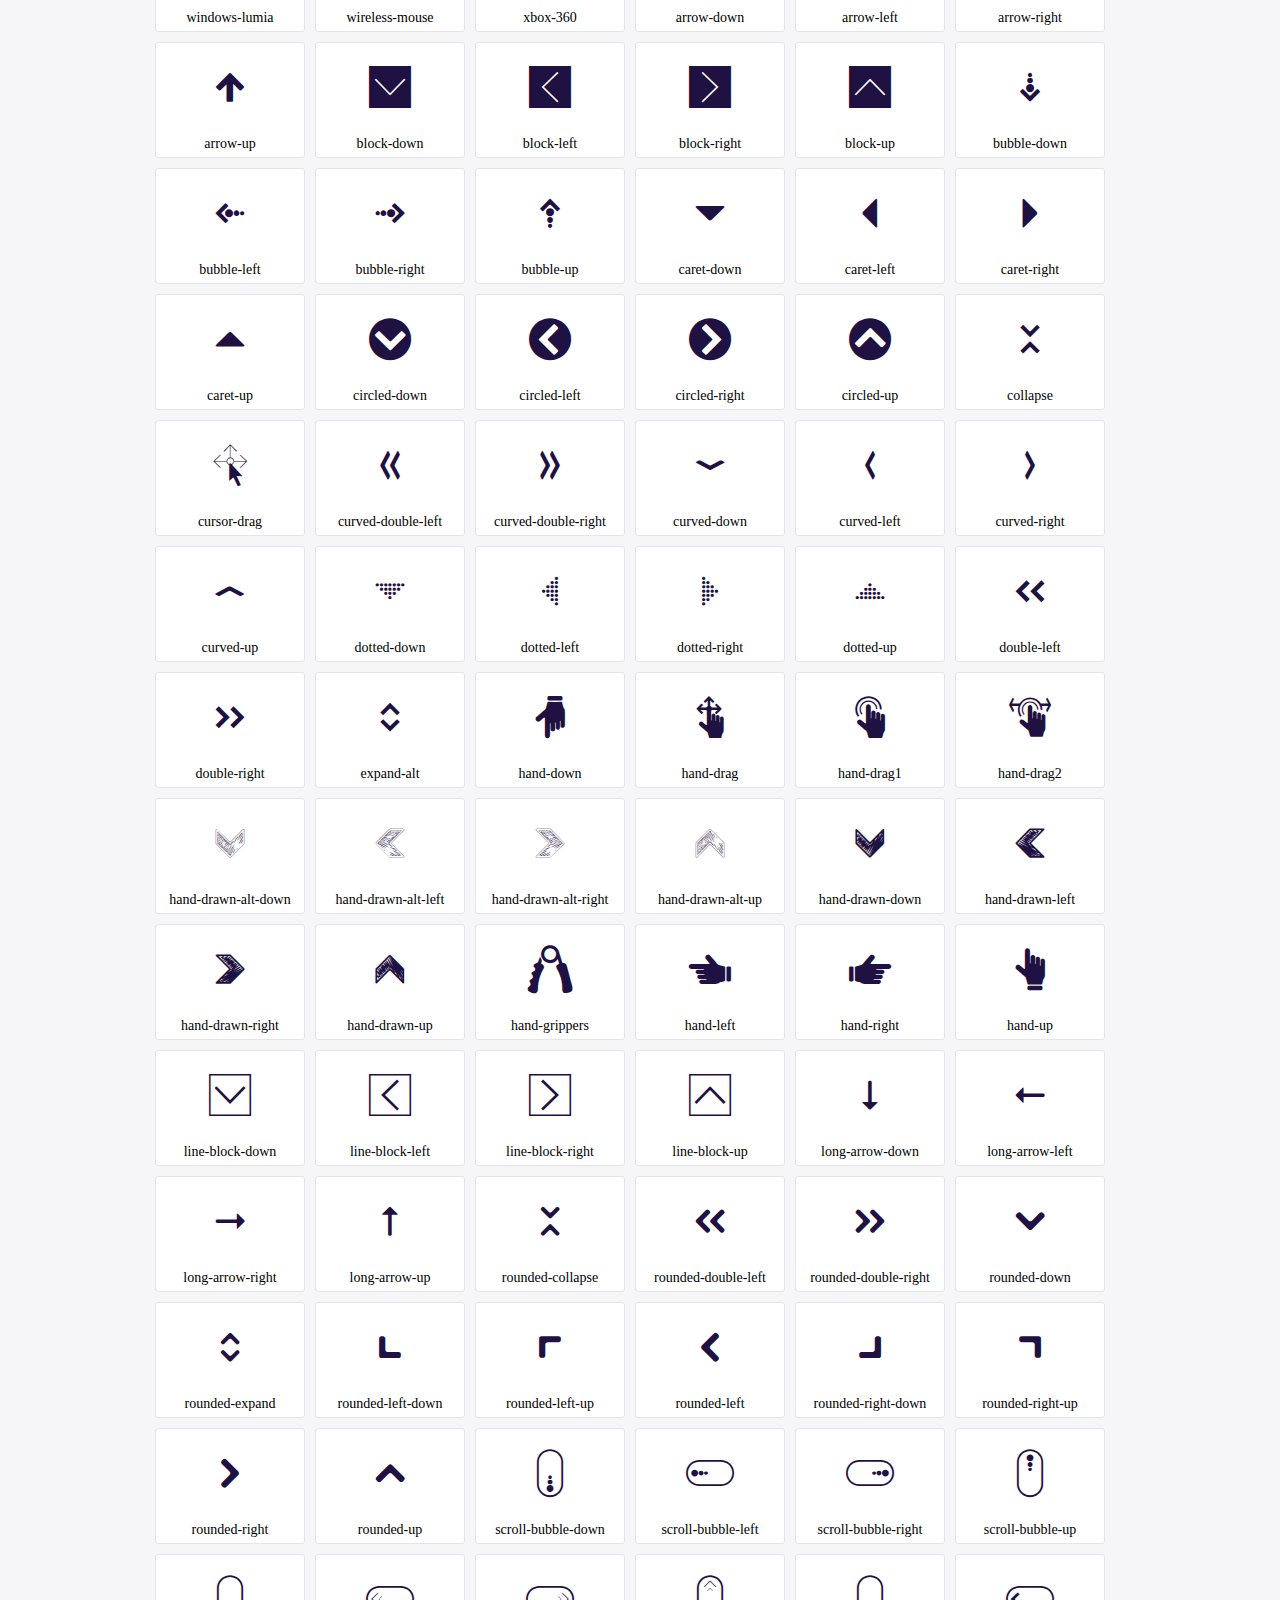
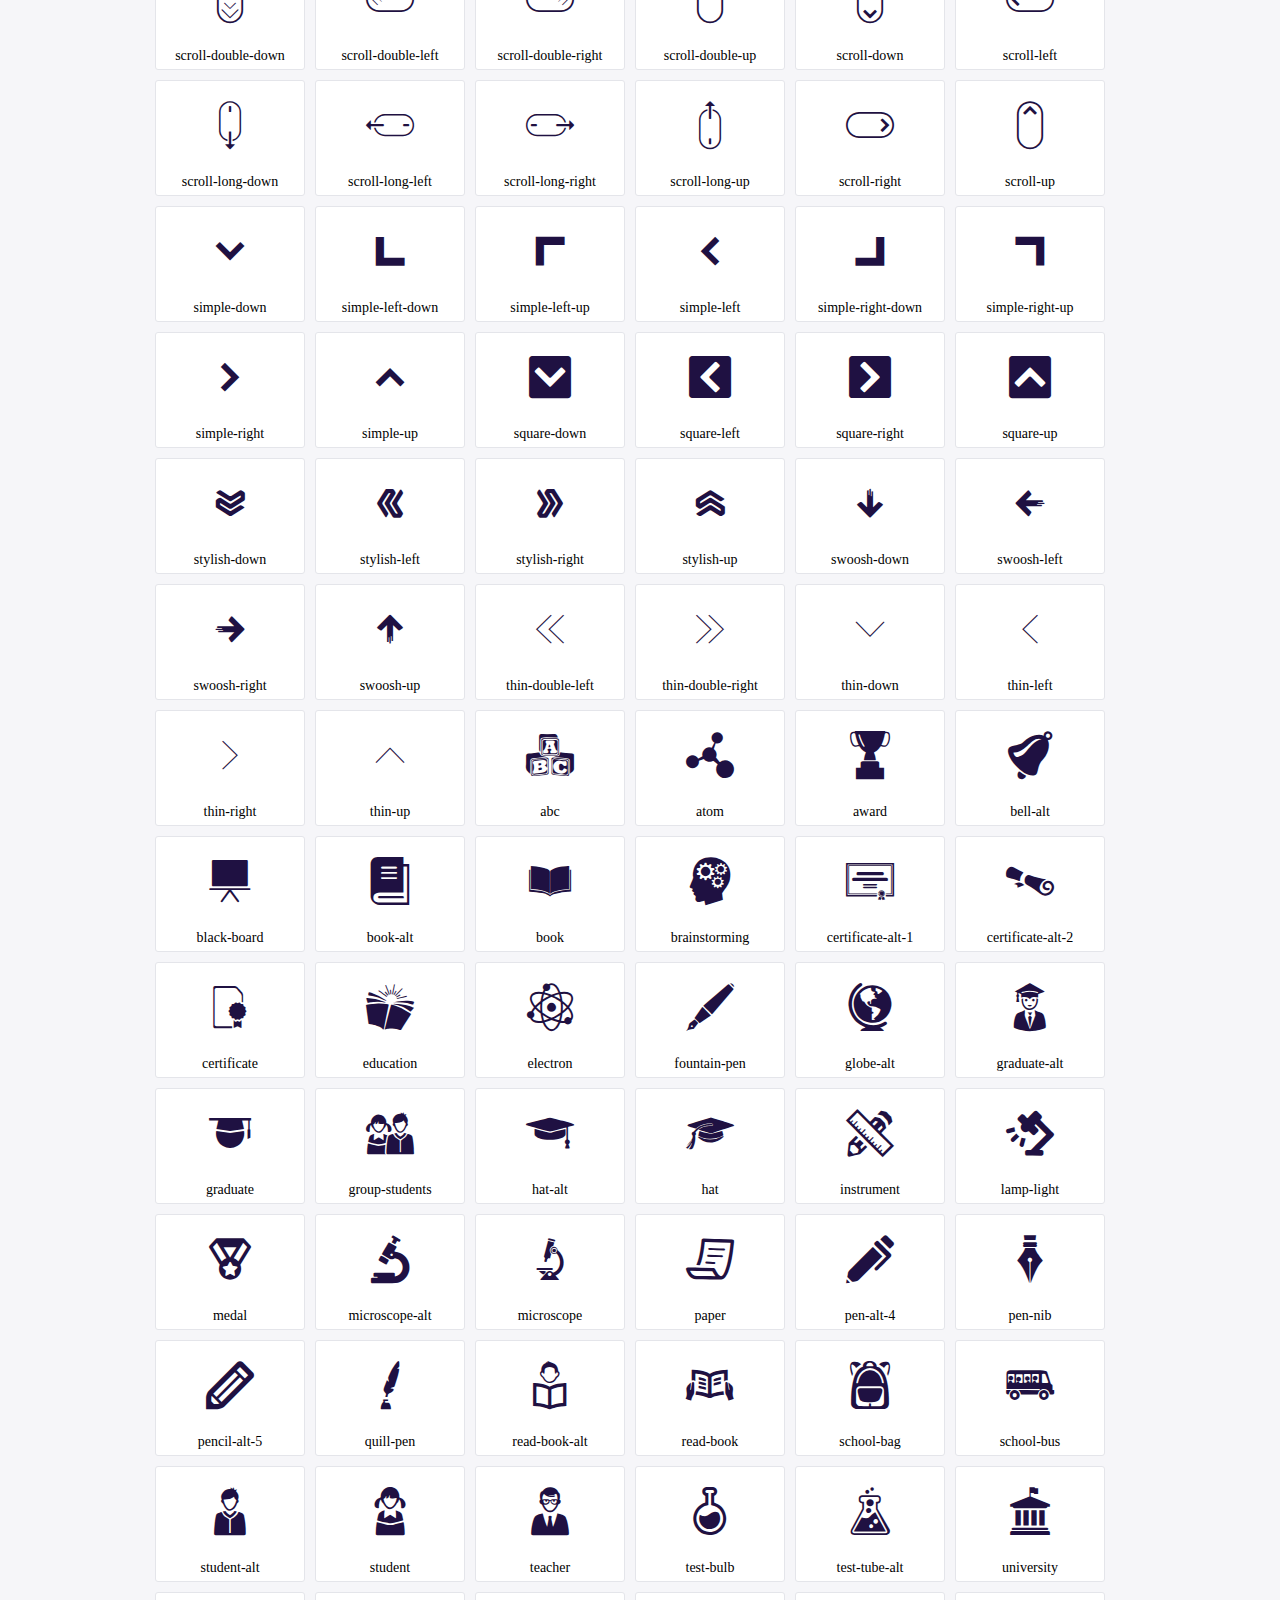
<file: E-School/icofont/demo.html>
<!DOCTYPE html>
	<html>
	<head>
		<meta charset="utf-8">
		<title>Examples | IcoFont</title>
		<link rel="stylesheet" type="text/css" href="./icofont.min.css">
		<style type="text/css">
			body {
				margin: 0;
				padding: 0;
				background: #F6F6F9;
			}
			.header {
				border-bottom: 1px solid #DCDCE1;
				padding: 10px 0;
				margin-bottom: 10px;
			}
			.container {
				width: 980px;
				margin: 0 auto;
			}
			.ico-title {
				font-size: 2em;
			}
			.iconlist {
				margin: 0;
				padding: 0;
				list-style: none;
				text-align: center;
				width: 100%;
				display: flex;
				flex-wrap: wrap;
				flex-direction: row;
			}
			.iconlist li {
				position: relative;
				margin: 5px;
				width: 150px;
				cursor: pointer;
			}
			.iconlist li .icon-holder {
				position: relative;
				text-align: center;
				border-radius: 3px;
				overflow: hidden;
				padding-bottom: 5px;
				background: #ffffff;
				border: 1px solid #E4E5EA;
				transition: all 0.2s linear 0s;
			}
			.iconlist li .icon-holder:hover {
				background: #00C3DA;
				color: #ffffff;
			}
			.iconlist li .icon-holder:hover .icon i {
				color: #ffffff;
			}
			.iconlist li .icon-holder .icon {
				padding: 20px;
				text-align: center;
			}
			.iconlist li .icon-holder .icon i {
				font-size: 3em;
				color: #1F1142;
			}
			.iconlist li .icon-holder span {
				font-size: 14px;
				display: block;
				margin-top: 5px;
				border-radius: 3px;
			}
		</style>
	</head>
	<body>
	<div class="header">
		<div class="container">
			<h1 class="ico-title"> IcoFont Icons </h1>
		</div>
	</div>
	<div class="container">
		<ul class="iconlist">
		
		<li>
			<div class="icon-holder">
				<div class="icon"> 
					<i class="icofont-angry-monster"></i>
				</div> 
				<span> angry-monster </span>
			</div>
		</li>
		
		<li>
			<div class="icon-holder">
				<div class="icon"> 
					<i class="icofont-bathtub"></i>
				</div> 
				<span> bathtub </span>
			</div>
		</li>
		
		<li>
			<div class="icon-holder">
				<div class="icon"> 
					<i class="icofont-bird-wings"></i>
				</div> 
				<span> bird-wings </span>
			</div>
		</li>
		
		<li>
			<div class="icon-holder">
				<div class="icon"> 
					<i class="icofont-bow"></i>
				</div> 
				<span> bow </span>
			</div>
		</li>
		
		<li>
			<div class="icon-holder">
				<div class="icon"> 
					<i class="icofont-castle"></i>
				</div> 
				<span> castle </span>
			</div>
		</li>
		
		<li>
			<div class="icon-holder">
				<div class="icon"> 
					<i class="icofont-circuit"></i>
				</div> 
				<span> circuit </span>
			</div>
		</li>
		
		<li>
			<div class="icon-holder">
				<div class="icon"> 
					<i class="icofont-crown-king"></i>
				</div> 
				<span> crown-king </span>
			</div>
		</li>
		
		<li>
			<div class="icon-holder">
				<div class="icon"> 
					<i class="icofont-crown-queen"></i>
				</div> 
				<span> crown-queen </span>
			</div>
		</li>
		
		<li>
			<div class="icon-holder">
				<div class="icon"> 
					<i class="icofont-dart"></i>
				</div> 
				<span> dart </span>
			</div>
		</li>
		
		<li>
			<div class="icon-holder">
				<div class="icon"> 
					<i class="icofont-disability-race"></i>
				</div> 
				<span> disability-race </span>
			</div>
		</li>
		
		<li>
			<div class="icon-holder">
				<div class="icon"> 
					<i class="icofont-diving-goggle"></i>
				</div> 
				<span> diving-goggle </span>
			</div>
		</li>
		
		<li>
			<div class="icon-holder">
				<div class="icon"> 
					<i class="icofont-eye-open"></i>
				</div> 
				<span> eye-open </span>
			</div>
		</li>
		
		<li>
			<div class="icon-holder">
				<div class="icon"> 
					<i class="icofont-flora-flower"></i>
				</div> 
				<span> flora-flower </span>
			</div>
		</li>
		
		<li>
			<div class="icon-holder">
				<div class="icon"> 
					<i class="icofont-flora"></i>
				</div> 
				<span> flora </span>
			</div>
		</li>
		
		<li>
			<div class="icon-holder">
				<div class="icon"> 
					<i class="icofont-gift-box"></i>
				</div> 
				<span> gift-box </span>
			</div>
		</li>
		
		<li>
			<div class="icon-holder">
				<div class="icon"> 
					<i class="icofont-halloween-pumpkin"></i>
				</div> 
				<span> halloween-pumpkin </span>
			</div>
		</li>
		
		<li>
			<div class="icon-holder">
				<div class="icon"> 
					<i class="icofont-hand-power"></i>
				</div> 
				<span> hand-power </span>
			</div>
		</li>
		
		<li>
			<div class="icon-holder">
				<div class="icon"> 
					<i class="icofont-hand-thunder"></i>
				</div> 
				<span> hand-thunder </span>
			</div>
		</li>
		
		<li>
			<div class="icon-holder">
				<div class="icon"> 
					<i class="icofont-king-monster"></i>
				</div> 
				<span> king-monster </span>
			</div>
		</li>
		
		<li>
			<div class="icon-holder">
				<div class="icon"> 
					<i class="icofont-love"></i>
				</div> 
				<span> love </span>
			</div>
		</li>
		
		<li>
			<div class="icon-holder">
				<div class="icon"> 
					<i class="icofont-magician-hat"></i>
				</div> 
				<span> magician-hat </span>
			</div>
		</li>
		
		<li>
			<div class="icon-holder">
				<div class="icon"> 
					<i class="icofont-native-american"></i>
				</div> 
				<span> native-american </span>
			</div>
		</li>
		
		<li>
			<div class="icon-holder">
				<div class="icon"> 
					<i class="icofont-owl-look"></i>
				</div> 
				<span> owl-look </span>
			</div>
		</li>
		
		<li>
			<div class="icon-holder">
				<div class="icon"> 
					<i class="icofont-phoenix"></i>
				</div> 
				<span> phoenix </span>
			</div>
		</li>
		
		<li>
			<div class="icon-holder">
				<div class="icon"> 
					<i class="icofont-robot-face"></i>
				</div> 
				<span> robot-face </span>
			</div>
		</li>
		
		<li>
			<div class="icon-holder">
				<div class="icon"> 
					<i class="icofont-sand-clock"></i>
				</div> 
				<span> sand-clock </span>
			</div>
		</li>
		
		<li>
			<div class="icon-holder">
				<div class="icon"> 
					<i class="icofont-shield-alt"></i>
				</div> 
				<span> shield-alt </span>
			</div>
		</li>
		
		<li>
			<div class="icon-holder">
				<div class="icon"> 
					<i class="icofont-ship-wheel"></i>
				</div> 
				<span> ship-wheel </span>
			</div>
		</li>
		
		<li>
			<div class="icon-holder">
				<div class="icon"> 
					<i class="icofont-skull-danger"></i>
				</div> 
				<span> skull-danger </span>
			</div>
		</li>
		
		<li>
			<div class="icon-holder">
				<div class="icon"> 
					<i class="icofont-skull-face"></i>
				</div> 
				<span> skull-face </span>
			</div>
		</li>
		
		<li>
			<div class="icon-holder">
				<div class="icon"> 
					<i class="icofont-snowmobile"></i>
				</div> 
				<span> snowmobile </span>
			</div>
		</li>
		
		<li>
			<div class="icon-holder">
				<div class="icon"> 
					<i class="icofont-space-shuttle"></i>
				</div> 
				<span> space-shuttle </span>
			</div>
		</li>
		
		<li>
			<div class="icon-holder">
				<div class="icon"> 
					<i class="icofont-star-shape"></i>
				</div> 
				<span> star-shape </span>
			</div>
		</li>
		
		<li>
			<div class="icon-holder">
				<div class="icon"> 
					<i class="icofont-swirl"></i>
				</div> 
				<span> swirl </span>
			</div>
		</li>
		
		<li>
			<div class="icon-holder">
				<div class="icon"> 
					<i class="icofont-tattoo-wing"></i>
				</div> 
				<span> tattoo-wing </span>
			</div>
		</li>
		
		<li>
			<div class="icon-holder">
				<div class="icon"> 
					<i class="icofont-throne"></i>
				</div> 
				<span> throne </span>
			</div>
		</li>
		
		<li>
			<div class="icon-holder">
				<div class="icon"> 
					<i class="icofont-tree-alt"></i>
				</div> 
				<span> tree-alt </span>
			</div>
		</li>
		
		<li>
			<div class="icon-holder">
				<div class="icon"> 
					<i class="icofont-triangle"></i>
				</div> 
				<span> triangle </span>
			</div>
		</li>
		
		<li>
			<div class="icon-holder">
				<div class="icon"> 
					<i class="icofont-unity-hand"></i>
				</div> 
				<span> unity-hand </span>
			</div>
		</li>
		
		<li>
			<div class="icon-holder">
				<div class="icon"> 
					<i class="icofont-weed"></i>
				</div> 
				<span> weed </span>
			</div>
		</li>
		
		<li>
			<div class="icon-holder">
				<div class="icon"> 
					<i class="icofont-woman-bird"></i>
				</div> 
				<span> woman-bird </span>
			</div>
		</li>
		
		<li>
			<div class="icon-holder">
				<div class="icon"> 
					<i class="icofont-bat"></i>
				</div> 
				<span> bat </span>
			</div>
		</li>
		
		<li>
			<div class="icon-holder">
				<div class="icon"> 
					<i class="icofont-bear-face"></i>
				</div> 
				<span> bear-face </span>
			</div>
		</li>
		
		<li>
			<div class="icon-holder">
				<div class="icon"> 
					<i class="icofont-bear-tracks"></i>
				</div> 
				<span> bear-tracks </span>
			</div>
		</li>
		
		<li>
			<div class="icon-holder">
				<div class="icon"> 
					<i class="icofont-bear"></i>
				</div> 
				<span> bear </span>
			</div>
		</li>
		
		<li>
			<div class="icon-holder">
				<div class="icon"> 
					<i class="icofont-bird-alt"></i>
				</div> 
				<span> bird-alt </span>
			</div>
		</li>
		
		<li>
			<div class="icon-holder">
				<div class="icon"> 
					<i class="icofont-bird-flying"></i>
				</div> 
				<span> bird-flying </span>
			</div>
		</li>
		
		<li>
			<div class="icon-holder">
				<div class="icon"> 
					<i class="icofont-bird"></i>
				</div> 
				<span> bird </span>
			</div>
		</li>
		
		<li>
			<div class="icon-holder">
				<div class="icon"> 
					<i class="icofont-birds"></i>
				</div> 
				<span> birds </span>
			</div>
		</li>
		
		<li>
			<div class="icon-holder">
				<div class="icon"> 
					<i class="icofont-bone"></i>
				</div> 
				<span> bone </span>
			</div>
		</li>
		
		<li>
			<div class="icon-holder">
				<div class="icon"> 
					<i class="icofont-bull"></i>
				</div> 
				<span> bull </span>
			</div>
		</li>
		
		<li>
			<div class="icon-holder">
				<div class="icon"> 
					<i class="icofont-butterfly-alt"></i>
				</div> 
				<span> butterfly-alt </span>
			</div>
		</li>
		
		<li>
			<div class="icon-holder">
				<div class="icon"> 
					<i class="icofont-butterfly"></i>
				</div> 
				<span> butterfly </span>
			</div>
		</li>
		
		<li>
			<div class="icon-holder">
				<div class="icon"> 
					<i class="icofont-camel-alt"></i>
				</div> 
				<span> camel-alt </span>
			</div>
		</li>
		
		<li>
			<div class="icon-holder">
				<div class="icon"> 
					<i class="icofont-camel-head"></i>
				</div> 
				<span> camel-head </span>
			</div>
		</li>
		
		<li>
			<div class="icon-holder">
				<div class="icon"> 
					<i class="icofont-camel"></i>
				</div> 
				<span> camel </span>
			</div>
		</li>
		
		<li>
			<div class="icon-holder">
				<div class="icon"> 
					<i class="icofont-cat-alt-1"></i>
				</div> 
				<span> cat-alt-1 </span>
			</div>
		</li>
		
		<li>
			<div class="icon-holder">
				<div class="icon"> 
					<i class="icofont-cat-alt-2"></i>
				</div> 
				<span> cat-alt-2 </span>
			</div>
		</li>
		
		<li>
			<div class="icon-holder">
				<div class="icon"> 
					<i class="icofont-cat-alt-3"></i>
				</div> 
				<span> cat-alt-3 </span>
			</div>
		</li>
		
		<li>
			<div class="icon-holder">
				<div class="icon"> 
					<i class="icofont-cat-dog"></i>
				</div> 
				<span> cat-dog </span>
			</div>
		</li>
		
		<li>
			<div class="icon-holder">
				<div class="icon"> 
					<i class="icofont-cat-face"></i>
				</div> 
				<span> cat-face </span>
			</div>
		</li>
		
		<li>
			<div class="icon-holder">
				<div class="icon"> 
					<i class="icofont-cat"></i>
				</div> 
				<span> cat </span>
			</div>
		</li>
		
		<li>
			<div class="icon-holder">
				<div class="icon"> 
					<i class="icofont-cow-head"></i>
				</div> 
				<span> cow-head </span>
			</div>
		</li>
		
		<li>
			<div class="icon-holder">
				<div class="icon"> 
					<i class="icofont-cow"></i>
				</div> 
				<span> cow </span>
			</div>
		</li>
		
		<li>
			<div class="icon-holder">
				<div class="icon"> 
					<i class="icofont-crab"></i>
				</div> 
				<span> crab </span>
			</div>
		</li>
		
		<li>
			<div class="icon-holder">
				<div class="icon"> 
					<i class="icofont-crocodile"></i>
				</div> 
				<span> crocodile </span>
			</div>
		</li>
		
		<li>
			<div class="icon-holder">
				<div class="icon"> 
					<i class="icofont-deer-head"></i>
				</div> 
				<span> deer-head </span>
			</div>
		</li>
		
		<li>
			<div class="icon-holder">
				<div class="icon"> 
					<i class="icofont-dog-alt"></i>
				</div> 
				<span> dog-alt </span>
			</div>
		</li>
		
		<li>
			<div class="icon-holder">
				<div class="icon"> 
					<i class="icofont-dog-barking"></i>
				</div> 
				<span> dog-barking </span>
			</div>
		</li>
		
		<li>
			<div class="icon-holder">
				<div class="icon"> 
					<i class="icofont-dog"></i>
				</div> 
				<span> dog </span>
			</div>
		</li>
		
		<li>
			<div class="icon-holder">
				<div class="icon"> 
					<i class="icofont-dolphin"></i>
				</div> 
				<span> dolphin </span>
			</div>
		</li>
		
		<li>
			<div class="icon-holder">
				<div class="icon"> 
					<i class="icofont-duck-tracks"></i>
				</div> 
				<span> duck-tracks </span>
			</div>
		</li>
		
		<li>
			<div class="icon-holder">
				<div class="icon"> 
					<i class="icofont-eagle-head"></i>
				</div> 
				<span> eagle-head </span>
			</div>
		</li>
		
		<li>
			<div class="icon-holder">
				<div class="icon"> 
					<i class="icofont-eaten-fish"></i>
				</div> 
				<span> eaten-fish </span>
			</div>
		</li>
		
		<li>
			<div class="icon-holder">
				<div class="icon"> 
					<i class="icofont-elephant-alt"></i>
				</div> 
				<span> elephant-alt </span>
			</div>
		</li>
		
		<li>
			<div class="icon-holder">
				<div class="icon"> 
					<i class="icofont-elephant-head-alt"></i>
				</div> 
				<span> elephant-head-alt </span>
			</div>
		</li>
		
		<li>
			<div class="icon-holder">
				<div class="icon"> 
					<i class="icofont-elephant-head"></i>
				</div> 
				<span> elephant-head </span>
			</div>
		</li>
		
		<li>
			<div class="icon-holder">
				<div class="icon"> 
					<i class="icofont-elephant"></i>
				</div> 
				<span> elephant </span>
			</div>
		</li>
		
		<li>
			<div class="icon-holder">
				<div class="icon"> 
					<i class="icofont-elk"></i>
				</div> 
				<span> elk </span>
			</div>
		</li>
		
		<li>
			<div class="icon-holder">
				<div class="icon"> 
					<i class="icofont-fish-1"></i>
				</div> 
				<span> fish-1 </span>
			</div>
		</li>
		
		<li>
			<div class="icon-holder">
				<div class="icon"> 
					<i class="icofont-fish-2"></i>
				</div> 
				<span> fish-2 </span>
			</div>
		</li>
		
		<li>
			<div class="icon-holder">
				<div class="icon"> 
					<i class="icofont-fish-3"></i>
				</div> 
				<span> fish-3 </span>
			</div>
		</li>
		
		<li>
			<div class="icon-holder">
				<div class="icon"> 
					<i class="icofont-fish-4"></i>
				</div> 
				<span> fish-4 </span>
			</div>
		</li>
		
		<li>
			<div class="icon-holder">
				<div class="icon"> 
					<i class="icofont-fish-5"></i>
				</div> 
				<span> fish-5 </span>
			</div>
		</li>
		
		<li>
			<div class="icon-holder">
				<div class="icon"> 
					<i class="icofont-fish"></i>
				</div> 
				<span> fish </span>
			</div>
		</li>
		
		<li>
			<div class="icon-holder">
				<div class="icon"> 
					<i class="icofont-fox-alt"></i>
				</div> 
				<span> fox-alt </span>
			</div>
		</li>
		
		<li>
			<div class="icon-holder">
				<div class="icon"> 
					<i class="icofont-fox"></i>
				</div> 
				<span> fox </span>
			</div>
		</li>
		
		<li>
			<div class="icon-holder">
				<div class="icon"> 
					<i class="icofont-frog-tracks"></i>
				</div> 
				<span> frog-tracks </span>
			</div>
		</li>
		
		<li>
			<div class="icon-holder">
				<div class="icon"> 
					<i class="icofont-frog"></i>
				</div> 
				<span> frog </span>
			</div>
		</li>
		
		<li>
			<div class="icon-holder">
				<div class="icon"> 
					<i class="icofont-froggy"></i>
				</div> 
				<span> froggy </span>
			</div>
		</li>
		
		<li>
			<div class="icon-holder">
				<div class="icon"> 
					<i class="icofont-giraffe-head-1"></i>
				</div> 
				<span> giraffe-head-1 </span>
			</div>
		</li>
		
		<li>
			<div class="icon-holder">
				<div class="icon"> 
					<i class="icofont-giraffe-head-2"></i>
				</div> 
				<span> giraffe-head-2 </span>
			</div>
		</li>
		
		<li>
			<div class="icon-holder">
				<div class="icon"> 
					<i class="icofont-giraffe-head"></i>
				</div> 
				<span> giraffe-head </span>
			</div>
		</li>
		
		<li>
			<div class="icon-holder">
				<div class="icon"> 
					<i class="icofont-giraffe"></i>
				</div> 
				<span> giraffe </span>
			</div>
		</li>
		
		<li>
			<div class="icon-holder">
				<div class="icon"> 
					<i class="icofont-goat-head"></i>
				</div> 
				<span> goat-head </span>
			</div>
		</li>
		
		<li>
			<div class="icon-holder">
				<div class="icon"> 
					<i class="icofont-gorilla"></i>
				</div> 
				<span> gorilla </span>
			</div>
		</li>
		
		<li>
			<div class="icon-holder">
				<div class="icon"> 
					<i class="icofont-hen-tracks"></i>
				</div> 
				<span> hen-tracks </span>
			</div>
		</li>
		
		<li>
			<div class="icon-holder">
				<div class="icon"> 
					<i class="icofont-horse-head-1"></i>
				</div> 
				<span> horse-head-1 </span>
			</div>
		</li>
		
		<li>
			<div class="icon-holder">
				<div class="icon"> 
					<i class="icofont-horse-head-2"></i>
				</div> 
				<span> horse-head-2 </span>
			</div>
		</li>
		
		<li>
			<div class="icon-holder">
				<div class="icon"> 
					<i class="icofont-horse-head"></i>
				</div> 
				<span> horse-head </span>
			</div>
		</li>
		
		<li>
			<div class="icon-holder">
				<div class="icon"> 
					<i class="icofont-horse-tracks"></i>
				</div> 
				<span> horse-tracks </span>
			</div>
		</li>
		
		<li>
			<div class="icon-holder">
				<div class="icon"> 
					<i class="icofont-jellyfish"></i>
				</div> 
				<span> jellyfish </span>
			</div>
		</li>
		
		<li>
			<div class="icon-holder">
				<div class="icon"> 
					<i class="icofont-kangaroo"></i>
				</div> 
				<span> kangaroo </span>
			</div>
		</li>
		
		<li>
			<div class="icon-holder">
				<div class="icon"> 
					<i class="icofont-lemur"></i>
				</div> 
				<span> lemur </span>
			</div>
		</li>
		
		<li>
			<div class="icon-holder">
				<div class="icon"> 
					<i class="icofont-lion-head-1"></i>
				</div> 
				<span> lion-head-1 </span>
			</div>
		</li>
		
		<li>
			<div class="icon-holder">
				<div class="icon"> 
					<i class="icofont-lion-head-2"></i>
				</div> 
				<span> lion-head-2 </span>
			</div>
		</li>
		
		<li>
			<div class="icon-holder">
				<div class="icon"> 
					<i class="icofont-lion-head"></i>
				</div> 
				<span> lion-head </span>
			</div>
		</li>
		
		<li>
			<div class="icon-holder">
				<div class="icon"> 
					<i class="icofont-lion"></i>
				</div> 
				<span> lion </span>
			</div>
		</li>
		
		<li>
			<div class="icon-holder">
				<div class="icon"> 
					<i class="icofont-monkey-2"></i>
				</div> 
				<span> monkey-2 </span>
			</div>
		</li>
		
		<li>
			<div class="icon-holder">
				<div class="icon"> 
					<i class="icofont-monkey-3"></i>
				</div> 
				<span> monkey-3 </span>
			</div>
		</li>
		
		<li>
			<div class="icon-holder">
				<div class="icon"> 
					<i class="icofont-monkey-face"></i>
				</div> 
				<span> monkey-face </span>
			</div>
		</li>
		
		<li>
			<div class="icon-holder">
				<div class="icon"> 
					<i class="icofont-monkey"></i>
				</div> 
				<span> monkey </span>
			</div>
		</li>
		
		<li>
			<div class="icon-holder">
				<div class="icon"> 
					<i class="icofont-octopus-alt"></i>
				</div> 
				<span> octopus-alt </span>
			</div>
		</li>
		
		<li>
			<div class="icon-holder">
				<div class="icon"> 
					<i class="icofont-octopus"></i>
				</div> 
				<span> octopus </span>
			</div>
		</li>
		
		<li>
			<div class="icon-holder">
				<div class="icon"> 
					<i class="icofont-owl"></i>
				</div> 
				<span> owl </span>
			</div>
		</li>
		
		<li>
			<div class="icon-holder">
				<div class="icon"> 
					<i class="icofont-panda-face"></i>
				</div> 
				<span> panda-face </span>
			</div>
		</li>
		
		<li>
			<div class="icon-holder">
				<div class="icon"> 
					<i class="icofont-panda"></i>
				</div> 
				<span> panda </span>
			</div>
		</li>
		
		<li>
			<div class="icon-holder">
				<div class="icon"> 
					<i class="icofont-panther"></i>
				</div> 
				<span> panther </span>
			</div>
		</li>
		
		<li>
			<div class="icon-holder">
				<div class="icon"> 
					<i class="icofont-parrot-lip"></i>
				</div> 
				<span> parrot-lip </span>
			</div>
		</li>
		
		<li>
			<div class="icon-holder">
				<div class="icon"> 
					<i class="icofont-parrot"></i>
				</div> 
				<span> parrot </span>
			</div>
		</li>
		
		<li>
			<div class="icon-holder">
				<div class="icon"> 
					<i class="icofont-paw"></i>
				</div> 
				<span> paw </span>
			</div>
		</li>
		
		<li>
			<div class="icon-holder">
				<div class="icon"> 
					<i class="icofont-pelican"></i>
				</div> 
				<span> pelican </span>
			</div>
		</li>
		
		<li>
			<div class="icon-holder">
				<div class="icon"> 
					<i class="icofont-penguin"></i>
				</div> 
				<span> penguin </span>
			</div>
		</li>
		
		<li>
			<div class="icon-holder">
				<div class="icon"> 
					<i class="icofont-pig-face"></i>
				</div> 
				<span> pig-face </span>
			</div>
		</li>
		
		<li>
			<div class="icon-holder">
				<div class="icon"> 
					<i class="icofont-pig"></i>
				</div> 
				<span> pig </span>
			</div>
		</li>
		
		<li>
			<div class="icon-holder">
				<div class="icon"> 
					<i class="icofont-pigeon-1"></i>
				</div> 
				<span> pigeon-1 </span>
			</div>
		</li>
		
		<li>
			<div class="icon-holder">
				<div class="icon"> 
					<i class="icofont-pigeon-2"></i>
				</div> 
				<span> pigeon-2 </span>
			</div>
		</li>
		
		<li>
			<div class="icon-holder">
				<div class="icon"> 
					<i class="icofont-pigeon"></i>
				</div> 
				<span> pigeon </span>
			</div>
		</li>
		
		<li>
			<div class="icon-holder">
				<div class="icon"> 
					<i class="icofont-rabbit"></i>
				</div> 
				<span> rabbit </span>
			</div>
		</li>
		
		<li>
			<div class="icon-holder">
				<div class="icon"> 
					<i class="icofont-rat"></i>
				</div> 
				<span> rat </span>
			</div>
		</li>
		
		<li>
			<div class="icon-holder">
				<div class="icon"> 
					<i class="icofont-rhino-head"></i>
				</div> 
				<span> rhino-head </span>
			</div>
		</li>
		
		<li>
			<div class="icon-holder">
				<div class="icon"> 
					<i class="icofont-rhino"></i>
				</div> 
				<span> rhino </span>
			</div>
		</li>
		
		<li>
			<div class="icon-holder">
				<div class="icon"> 
					<i class="icofont-rooster"></i>
				</div> 
				<span> rooster </span>
			</div>
		</li>
		
		<li>
			<div class="icon-holder">
				<div class="icon"> 
					<i class="icofont-seahorse"></i>
				</div> 
				<span> seahorse </span>
			</div>
		</li>
		
		<li>
			<div class="icon-holder">
				<div class="icon"> 
					<i class="icofont-seal"></i>
				</div> 
				<span> seal </span>
			</div>
		</li>
		
		<li>
			<div class="icon-holder">
				<div class="icon"> 
					<i class="icofont-shrimp-alt"></i>
				</div> 
				<span> shrimp-alt </span>
			</div>
		</li>
		
		<li>
			<div class="icon-holder">
				<div class="icon"> 
					<i class="icofont-shrimp"></i>
				</div> 
				<span> shrimp </span>
			</div>
		</li>
		
		<li>
			<div class="icon-holder">
				<div class="icon"> 
					<i class="icofont-snail-1"></i>
				</div> 
				<span> snail-1 </span>
			</div>
		</li>
		
		<li>
			<div class="icon-holder">
				<div class="icon"> 
					<i class="icofont-snail-2"></i>
				</div> 
				<span> snail-2 </span>
			</div>
		</li>
		
		<li>
			<div class="icon-holder">
				<div class="icon"> 
					<i class="icofont-snail-3"></i>
				</div> 
				<span> snail-3 </span>
			</div>
		</li>
		
		<li>
			<div class="icon-holder">
				<div class="icon"> 
					<i class="icofont-snail"></i>
				</div> 
				<span> snail </span>
			</div>
		</li>
		
		<li>
			<div class="icon-holder">
				<div class="icon"> 
					<i class="icofont-snake"></i>
				</div> 
				<span> snake </span>
			</div>
		</li>
		
		<li>
			<div class="icon-holder">
				<div class="icon"> 
					<i class="icofont-squid"></i>
				</div> 
				<span> squid </span>
			</div>
		</li>
		
		<li>
			<div class="icon-holder">
				<div class="icon"> 
					<i class="icofont-squirrel"></i>
				</div> 
				<span> squirrel </span>
			</div>
		</li>
		
		<li>
			<div class="icon-holder">
				<div class="icon"> 
					<i class="icofont-tiger-face"></i>
				</div> 
				<span> tiger-face </span>
			</div>
		</li>
		
		<li>
			<div class="icon-holder">
				<div class="icon"> 
					<i class="icofont-tiger"></i>
				</div> 
				<span> tiger </span>
			</div>
		</li>
		
		<li>
			<div class="icon-holder">
				<div class="icon"> 
					<i class="icofont-turtle"></i>
				</div> 
				<span> turtle </span>
			</div>
		</li>
		
		<li>
			<div class="icon-holder">
				<div class="icon"> 
					<i class="icofont-whale"></i>
				</div> 
				<span> whale </span>
			</div>
		</li>
		
		<li>
			<div class="icon-holder">
				<div class="icon"> 
					<i class="icofont-woodpecker"></i>
				</div> 
				<span> woodpecker </span>
			</div>
		</li>
		
		<li>
			<div class="icon-holder">
				<div class="icon"> 
					<i class="icofont-zebra"></i>
				</div> 
				<span> zebra </span>
			</div>
		</li>
		
		<li>
			<div class="icon-holder">
				<div class="icon"> 
					<i class="icofont-brand-acer"></i>
				</div> 
				<span> brand-acer </span>
			</div>
		</li>
		
		<li>
			<div class="icon-holder">
				<div class="icon"> 
					<i class="icofont-brand-adidas"></i>
				</div> 
				<span> brand-adidas </span>
			</div>
		</li>
		
		<li>
			<div class="icon-holder">
				<div class="icon"> 
					<i class="icofont-brand-adobe"></i>
				</div> 
				<span> brand-adobe </span>
			</div>
		</li>
		
		<li>
			<div class="icon-holder">
				<div class="icon"> 
					<i class="icofont-brand-air-new-zealand"></i>
				</div> 
				<span> brand-air-new-zealand </span>
			</div>
		</li>
		
		<li>
			<div class="icon-holder">
				<div class="icon"> 
					<i class="icofont-brand-airbnb"></i>
				</div> 
				<span> brand-airbnb </span>
			</div>
		</li>
		
		<li>
			<div class="icon-holder">
				<div class="icon"> 
					<i class="icofont-brand-aircell"></i>
				</div> 
				<span> brand-aircell </span>
			</div>
		</li>
		
		<li>
			<div class="icon-holder">
				<div class="icon"> 
					<i class="icofont-brand-airtel"></i>
				</div> 
				<span> brand-airtel </span>
			</div>
		</li>
		
		<li>
			<div class="icon-holder">
				<div class="icon"> 
					<i class="icofont-brand-alcatel"></i>
				</div> 
				<span> brand-alcatel </span>
			</div>
		</li>
		
		<li>
			<div class="icon-holder">
				<div class="icon"> 
					<i class="icofont-brand-alibaba"></i>
				</div> 
				<span> brand-alibaba </span>
			</div>
		</li>
		
		<li>
			<div class="icon-holder">
				<div class="icon"> 
					<i class="icofont-brand-aliexpress"></i>
				</div> 
				<span> brand-aliexpress </span>
			</div>
		</li>
		
		<li>
			<div class="icon-holder">
				<div class="icon"> 
					<i class="icofont-brand-alipay"></i>
				</div> 
				<span> brand-alipay </span>
			</div>
		</li>
		
		<li>
			<div class="icon-holder">
				<div class="icon"> 
					<i class="icofont-brand-amazon"></i>
				</div> 
				<span> brand-amazon </span>
			</div>
		</li>
		
		<li>
			<div class="icon-holder">
				<div class="icon"> 
					<i class="icofont-brand-amd"></i>
				</div> 
				<span> brand-amd </span>
			</div>
		</li>
		
		<li>
			<div class="icon-holder">
				<div class="icon"> 
					<i class="icofont-brand-american-airlines"></i>
				</div> 
				<span> brand-american-airlines </span>
			</div>
		</li>
		
		<li>
			<div class="icon-holder">
				<div class="icon"> 
					<i class="icofont-brand-android-robot"></i>
				</div> 
				<span> brand-android-robot </span>
			</div>
		</li>
		
		<li>
			<div class="icon-holder">
				<div class="icon"> 
					<i class="icofont-brand-android"></i>
				</div> 
				<span> brand-android </span>
			</div>
		</li>
		
		<li>
			<div class="icon-holder">
				<div class="icon"> 
					<i class="icofont-brand-aol"></i>
				</div> 
				<span> brand-aol </span>
			</div>
		</li>
		
		<li>
			<div class="icon-holder">
				<div class="icon"> 
					<i class="icofont-brand-apple"></i>
				</div> 
				<span> brand-apple </span>
			</div>
		</li>
		
		<li>
			<div class="icon-holder">
				<div class="icon"> 
					<i class="icofont-brand-appstore"></i>
				</div> 
				<span> brand-appstore </span>
			</div>
		</li>
		
		<li>
			<div class="icon-holder">
				<div class="icon"> 
					<i class="icofont-brand-asus"></i>
				</div> 
				<span> brand-asus </span>
			</div>
		</li>
		
		<li>
			<div class="icon-holder">
				<div class="icon"> 
					<i class="icofont-brand-ati"></i>
				</div> 
				<span> brand-ati </span>
			</div>
		</li>
		
		<li>
			<div class="icon-holder">
				<div class="icon"> 
					<i class="icofont-brand-att"></i>
				</div> 
				<span> brand-att </span>
			</div>
		</li>
		
		<li>
			<div class="icon-holder">
				<div class="icon"> 
					<i class="icofont-brand-audi"></i>
				</div> 
				<span> brand-audi </span>
			</div>
		</li>
		
		<li>
			<div class="icon-holder">
				<div class="icon"> 
					<i class="icofont-brand-axiata"></i>
				</div> 
				<span> brand-axiata </span>
			</div>
		</li>
		
		<li>
			<div class="icon-holder">
				<div class="icon"> 
					<i class="icofont-brand-bada"></i>
				</div> 
				<span> brand-bada </span>
			</div>
		</li>
		
		<li>
			<div class="icon-holder">
				<div class="icon"> 
					<i class="icofont-brand-bbc"></i>
				</div> 
				<span> brand-bbc </span>
			</div>
		</li>
		
		<li>
			<div class="icon-holder">
				<div class="icon"> 
					<i class="icofont-brand-bing"></i>
				</div> 
				<span> brand-bing </span>
			</div>
		</li>
		
		<li>
			<div class="icon-holder">
				<div class="icon"> 
					<i class="icofont-brand-blackberry"></i>
				</div> 
				<span> brand-blackberry </span>
			</div>
		</li>
		
		<li>
			<div class="icon-holder">
				<div class="icon"> 
					<i class="icofont-brand-bmw"></i>
				</div> 
				<span> brand-bmw </span>
			</div>
		</li>
		
		<li>
			<div class="icon-holder">
				<div class="icon"> 
					<i class="icofont-brand-box"></i>
				</div> 
				<span> brand-box </span>
			</div>
		</li>
		
		<li>
			<div class="icon-holder">
				<div class="icon"> 
					<i class="icofont-brand-burger-king"></i>
				</div> 
				<span> brand-burger-king </span>
			</div>
		</li>
		
		<li>
			<div class="icon-holder">
				<div class="icon"> 
					<i class="icofont-brand-business-insider"></i>
				</div> 
				<span> brand-business-insider </span>
			</div>
		</li>
		
		<li>
			<div class="icon-holder">
				<div class="icon"> 
					<i class="icofont-brand-buzzfeed"></i>
				</div> 
				<span> brand-buzzfeed </span>
			</div>
		</li>
		
		<li>
			<div class="icon-holder">
				<div class="icon"> 
					<i class="icofont-brand-cannon"></i>
				</div> 
				<span> brand-cannon </span>
			</div>
		</li>
		
		<li>
			<div class="icon-holder">
				<div class="icon"> 
					<i class="icofont-brand-casio"></i>
				</div> 
				<span> brand-casio </span>
			</div>
		</li>
		
		<li>
			<div class="icon-holder">
				<div class="icon"> 
					<i class="icofont-brand-china-mobile"></i>
				</div> 
				<span> brand-china-mobile </span>
			</div>
		</li>
		
		<li>
			<div class="icon-holder">
				<div class="icon"> 
					<i class="icofont-brand-china-telecom"></i>
				</div> 
				<span> brand-china-telecom </span>
			</div>
		</li>
		
		<li>
			<div class="icon-holder">
				<div class="icon"> 
					<i class="icofont-brand-china-unicom"></i>
				</div> 
				<span> brand-china-unicom </span>
			</div>
		</li>
		
		<li>
			<div class="icon-holder">
				<div class="icon"> 
					<i class="icofont-brand-cisco"></i>
				</div> 
				<span> brand-cisco </span>
			</div>
		</li>
		
		<li>
			<div class="icon-holder">
				<div class="icon"> 
					<i class="icofont-brand-citibank"></i>
				</div> 
				<span> brand-citibank </span>
			</div>
		</li>
		
		<li>
			<div class="icon-holder">
				<div class="icon"> 
					<i class="icofont-brand-cnet"></i>
				</div> 
				<span> brand-cnet </span>
			</div>
		</li>
		
		<li>
			<div class="icon-holder">
				<div class="icon"> 
					<i class="icofont-brand-cnn"></i>
				</div> 
				<span> brand-cnn </span>
			</div>
		</li>
		
		<li>
			<div class="icon-holder">
				<div class="icon"> 
					<i class="icofont-brand-cocal-cola"></i>
				</div> 
				<span> brand-cocal-cola </span>
			</div>
		</li>
		
		<li>
			<div class="icon-holder">
				<div class="icon"> 
					<i class="icofont-brand-compaq"></i>
				</div> 
				<span> brand-compaq </span>
			</div>
		</li>
		
		<li>
			<div class="icon-holder">
				<div class="icon"> 
					<i class="icofont-brand-debian"></i>
				</div> 
				<span> brand-debian </span>
			</div>
		</li>
		
		<li>
			<div class="icon-holder">
				<div class="icon"> 
					<i class="icofont-brand-delicious"></i>
				</div> 
				<span> brand-delicious </span>
			</div>
		</li>
		
		<li>
			<div class="icon-holder">
				<div class="icon"> 
					<i class="icofont-brand-dell"></i>
				</div> 
				<span> brand-dell </span>
			</div>
		</li>
		
		<li>
			<div class="icon-holder">
				<div class="icon"> 
					<i class="icofont-brand-designbump"></i>
				</div> 
				<span> brand-designbump </span>
			</div>
		</li>
		
		<li>
			<div class="icon-holder">
				<div class="icon"> 
					<i class="icofont-brand-designfloat"></i>
				</div> 
				<span> brand-designfloat </span>
			</div>
		</li>
		
		<li>
			<div class="icon-holder">
				<div class="icon"> 
					<i class="icofont-brand-disney"></i>
				</div> 
				<span> brand-disney </span>
			</div>
		</li>
		
		<li>
			<div class="icon-holder">
				<div class="icon"> 
					<i class="icofont-brand-dodge"></i>
				</div> 
				<span> brand-dodge </span>
			</div>
		</li>
		
		<li>
			<div class="icon-holder">
				<div class="icon"> 
					<i class="icofont-brand-dove"></i>
				</div> 
				<span> brand-dove </span>
			</div>
		</li>
		
		<li>
			<div class="icon-holder">
				<div class="icon"> 
					<i class="icofont-brand-drupal"></i>
				</div> 
				<span> brand-drupal </span>
			</div>
		</li>
		
		<li>
			<div class="icon-holder">
				<div class="icon"> 
					<i class="icofont-brand-ebay"></i>
				</div> 
				<span> brand-ebay </span>
			</div>
		</li>
		
		<li>
			<div class="icon-holder">
				<div class="icon"> 
					<i class="icofont-brand-eleven"></i>
				</div> 
				<span> brand-eleven </span>
			</div>
		</li>
		
		<li>
			<div class="icon-holder">
				<div class="icon"> 
					<i class="icofont-brand-emirates"></i>
				</div> 
				<span> brand-emirates </span>
			</div>
		</li>
		
		<li>
			<div class="icon-holder">
				<div class="icon"> 
					<i class="icofont-brand-espn"></i>
				</div> 
				<span> brand-espn </span>
			</div>
		</li>
		
		<li>
			<div class="icon-holder">
				<div class="icon"> 
					<i class="icofont-brand-etihad-airways"></i>
				</div> 
				<span> brand-etihad-airways </span>
			</div>
		</li>
		
		<li>
			<div class="icon-holder">
				<div class="icon"> 
					<i class="icofont-brand-etisalat"></i>
				</div> 
				<span> brand-etisalat </span>
			</div>
		</li>
		
		<li>
			<div class="icon-holder">
				<div class="icon"> 
					<i class="icofont-brand-etsy"></i>
				</div> 
				<span> brand-etsy </span>
			</div>
		</li>
		
		<li>
			<div class="icon-holder">
				<div class="icon"> 
					<i class="icofont-brand-fastrack"></i>
				</div> 
				<span> brand-fastrack </span>
			</div>
		</li>
		
		<li>
			<div class="icon-holder">
				<div class="icon"> 
					<i class="icofont-brand-fedex"></i>
				</div> 
				<span> brand-fedex </span>
			</div>
		</li>
		
		<li>
			<div class="icon-holder">
				<div class="icon"> 
					<i class="icofont-brand-ferrari"></i>
				</div> 
				<span> brand-ferrari </span>
			</div>
		</li>
		
		<li>
			<div class="icon-holder">
				<div class="icon"> 
					<i class="icofont-brand-fitbit"></i>
				</div> 
				<span> brand-fitbit </span>
			</div>
		</li>
		
		<li>
			<div class="icon-holder">
				<div class="icon"> 
					<i class="icofont-brand-flikr"></i>
				</div> 
				<span> brand-flikr </span>
			</div>
		</li>
		
		<li>
			<div class="icon-holder">
				<div class="icon"> 
					<i class="icofont-brand-forbes"></i>
				</div> 
				<span> brand-forbes </span>
			</div>
		</li>
		
		<li>
			<div class="icon-holder">
				<div class="icon"> 
					<i class="icofont-brand-foursquare"></i>
				</div> 
				<span> brand-foursquare </span>
			</div>
		</li>
		
		<li>
			<div class="icon-holder">
				<div class="icon"> 
					<i class="icofont-brand-foxconn"></i>
				</div> 
				<span> brand-foxconn </span>
			</div>
		</li>
		
		<li>
			<div class="icon-holder">
				<div class="icon"> 
					<i class="icofont-brand-fujitsu"></i>
				</div> 
				<span> brand-fujitsu </span>
			</div>
		</li>
		
		<li>
			<div class="icon-holder">
				<div class="icon"> 
					<i class="icofont-brand-general-electric"></i>
				</div> 
				<span> brand-general-electric </span>
			</div>
		</li>
		
		<li>
			<div class="icon-holder">
				<div class="icon"> 
					<i class="icofont-brand-gillette"></i>
				</div> 
				<span> brand-gillette </span>
			</div>
		</li>
		
		<li>
			<div class="icon-holder">
				<div class="icon"> 
					<i class="icofont-brand-gizmodo"></i>
				</div> 
				<span> brand-gizmodo </span>
			</div>
		</li>
		
		<li>
			<div class="icon-holder">
				<div class="icon"> 
					<i class="icofont-brand-gnome"></i>
				</div> 
				<span> brand-gnome </span>
			</div>
		</li>
		
		<li>
			<div class="icon-holder">
				<div class="icon"> 
					<i class="icofont-brand-google"></i>
				</div> 
				<span> brand-google </span>
			</div>
		</li>
		
		<li>
			<div class="icon-holder">
				<div class="icon"> 
					<i class="icofont-brand-gopro"></i>
				</div> 
				<span> brand-gopro </span>
			</div>
		</li>
		
		<li>
			<div class="icon-holder">
				<div class="icon"> 
					<i class="icofont-brand-gucci"></i>
				</div> 
				<span> brand-gucci </span>
			</div>
		</li>
		
		<li>
			<div class="icon-holder">
				<div class="icon"> 
					<i class="icofont-brand-hallmark"></i>
				</div> 
				<span> brand-hallmark </span>
			</div>
		</li>
		
		<li>
			<div class="icon-holder">
				<div class="icon"> 
					<i class="icofont-brand-hi5"></i>
				</div> 
				<span> brand-hi5 </span>
			</div>
		</li>
		
		<li>
			<div class="icon-holder">
				<div class="icon"> 
					<i class="icofont-brand-honda"></i>
				</div> 
				<span> brand-honda </span>
			</div>
		</li>
		
		<li>
			<div class="icon-holder">
				<div class="icon"> 
					<i class="icofont-brand-hp"></i>
				</div> 
				<span> brand-hp </span>
			</div>
		</li>
		
		<li>
			<div class="icon-holder">
				<div class="icon"> 
					<i class="icofont-brand-hsbc"></i>
				</div> 
				<span> brand-hsbc </span>
			</div>
		</li>
		
		<li>
			<div class="icon-holder">
				<div class="icon"> 
					<i class="icofont-brand-htc"></i>
				</div> 
				<span> brand-htc </span>
			</div>
		</li>
		
		<li>
			<div class="icon-holder">
				<div class="icon"> 
					<i class="icofont-brand-huawei"></i>
				</div> 
				<span> brand-huawei </span>
			</div>
		</li>
		
		<li>
			<div class="icon-holder">
				<div class="icon"> 
					<i class="icofont-brand-hulu"></i>
				</div> 
				<span> brand-hulu </span>
			</div>
		</li>
		
		<li>
			<div class="icon-holder">
				<div class="icon"> 
					<i class="icofont-brand-hyundai"></i>
				</div> 
				<span> brand-hyundai </span>
			</div>
		</li>
		
		<li>
			<div class="icon-holder">
				<div class="icon"> 
					<i class="icofont-brand-ibm"></i>
				</div> 
				<span> brand-ibm </span>
			</div>
		</li>
		
		<li>
			<div class="icon-holder">
				<div class="icon"> 
					<i class="icofont-brand-icofont"></i>
				</div> 
				<span> brand-icofont </span>
			</div>
		</li>
		
		<li>
			<div class="icon-holder">
				<div class="icon"> 
					<i class="icofont-brand-icq"></i>
				</div> 
				<span> brand-icq </span>
			</div>
		</li>
		
		<li>
			<div class="icon-holder">
				<div class="icon"> 
					<i class="icofont-brand-ikea"></i>
				</div> 
				<span> brand-ikea </span>
			</div>
		</li>
		
		<li>
			<div class="icon-holder">
				<div class="icon"> 
					<i class="icofont-brand-imdb"></i>
				</div> 
				<span> brand-imdb </span>
			</div>
		</li>
		
		<li>
			<div class="icon-holder">
				<div class="icon"> 
					<i class="icofont-brand-indiegogo"></i>
				</div> 
				<span> brand-indiegogo </span>
			</div>
		</li>
		
		<li>
			<div class="icon-holder">
				<div class="icon"> 
					<i class="icofont-brand-intel"></i>
				</div> 
				<span> brand-intel </span>
			</div>
		</li>
		
		<li>
			<div class="icon-holder">
				<div class="icon"> 
					<i class="icofont-brand-ipair"></i>
				</div> 
				<span> brand-ipair </span>
			</div>
		</li>
		
		<li>
			<div class="icon-holder">
				<div class="icon"> 
					<i class="icofont-brand-jaguar"></i>
				</div> 
				<span> brand-jaguar </span>
			</div>
		</li>
		
		<li>
			<div class="icon-holder">
				<div class="icon"> 
					<i class="icofont-brand-java"></i>
				</div> 
				<span> brand-java </span>
			</div>
		</li>
		
		<li>
			<div class="icon-holder">
				<div class="icon"> 
					<i class="icofont-brand-joomla"></i>
				</div> 
				<span> brand-joomla </span>
			</div>
		</li>
		
		<li>
			<div class="icon-holder">
				<div class="icon"> 
					<i class="icofont-brand-kickstarter"></i>
				</div> 
				<span> brand-kickstarter </span>
			</div>
		</li>
		
		<li>
			<div class="icon-holder">
				<div class="icon"> 
					<i class="icofont-brand-kik"></i>
				</div> 
				<span> brand-kik </span>
			</div>
		</li>
		
		<li>
			<div class="icon-holder">
				<div class="icon"> 
					<i class="icofont-brand-lastfm"></i>
				</div> 
				<span> brand-lastfm </span>
			</div>
		</li>
		
		<li>
			<div class="icon-holder">
				<div class="icon"> 
					<i class="icofont-brand-lego"></i>
				</div> 
				<span> brand-lego </span>
			</div>
		</li>
		
		<li>
			<div class="icon-holder">
				<div class="icon"> 
					<i class="icofont-brand-lenovo"></i>
				</div> 
				<span> brand-lenovo </span>
			</div>
		</li>
		
		<li>
			<div class="icon-holder">
				<div class="icon"> 
					<i class="icofont-brand-levis"></i>
				</div> 
				<span> brand-levis </span>
			</div>
		</li>
		
		<li>
			<div class="icon-holder">
				<div class="icon"> 
					<i class="icofont-brand-lexus"></i>
				</div> 
				<span> brand-lexus </span>
			</div>
		</li>
		
		<li>
			<div class="icon-holder">
				<div class="icon"> 
					<i class="icofont-brand-lg"></i>
				</div> 
				<span> brand-lg </span>
			</div>
		</li>
		
		<li>
			<div class="icon-holder">
				<div class="icon"> 
					<i class="icofont-brand-life-hacker"></i>
				</div> 
				<span> brand-life-hacker </span>
			</div>
		</li>
		
		<li>
			<div class="icon-holder">
				<div class="icon"> 
					<i class="icofont-brand-linux-mint"></i>
				</div> 
				<span> brand-linux-mint </span>
			</div>
		</li>
		
		<li>
			<div class="icon-holder">
				<div class="icon"> 
					<i class="icofont-brand-linux"></i>
				</div> 
				<span> brand-linux </span>
			</div>
		</li>
		
		<li>
			<div class="icon-holder">
				<div class="icon"> 
					<i class="icofont-brand-lionix"></i>
				</div> 
				<span> brand-lionix </span>
			</div>
		</li>
		
		<li>
			<div class="icon-holder">
				<div class="icon"> 
					<i class="icofont-brand-loreal"></i>
				</div> 
				<span> brand-loreal </span>
			</div>
		</li>
		
		<li>
			<div class="icon-holder">
				<div class="icon"> 
					<i class="icofont-brand-louis-vuitton"></i>
				</div> 
				<span> brand-louis-vuitton </span>
			</div>
		</li>
		
		<li>
			<div class="icon-holder">
				<div class="icon"> 
					<i class="icofont-brand-mac-os"></i>
				</div> 
				<span> brand-mac-os </span>
			</div>
		</li>
		
		<li>
			<div class="icon-holder">
				<div class="icon"> 
					<i class="icofont-brand-marvel-app"></i>
				</div> 
				<span> brand-marvel-app </span>
			</div>
		</li>
		
		<li>
			<div class="icon-holder">
				<div class="icon"> 
					<i class="icofont-brand-mashable"></i>
				</div> 
				<span> brand-mashable </span>
			</div>
		</li>
		
		<li>
			<div class="icon-holder">
				<div class="icon"> 
					<i class="icofont-brand-mazda"></i>
				</div> 
				<span> brand-mazda </span>
			</div>
		</li>
		
		<li>
			<div class="icon-holder">
				<div class="icon"> 
					<i class="icofont-brand-mcdonals"></i>
				</div> 
				<span> brand-mcdonals </span>
			</div>
		</li>
		
		<li>
			<div class="icon-holder">
				<div class="icon"> 
					<i class="icofont-brand-mercedes"></i>
				</div> 
				<span> brand-mercedes </span>
			</div>
		</li>
		
		<li>
			<div class="icon-holder">
				<div class="icon"> 
					<i class="icofont-brand-micromax"></i>
				</div> 
				<span> brand-micromax </span>
			</div>
		</li>
		
		<li>
			<div class="icon-holder">
				<div class="icon"> 
					<i class="icofont-brand-microsoft"></i>
				</div> 
				<span> brand-microsoft </span>
			</div>
		</li>
		
		<li>
			<div class="icon-holder">
				<div class="icon"> 
					<i class="icofont-brand-mobileme"></i>
				</div> 
				<span> brand-mobileme </span>
			</div>
		</li>
		
		<li>
			<div class="icon-holder">
				<div class="icon"> 
					<i class="icofont-brand-mobily"></i>
				</div> 
				<span> brand-mobily </span>
			</div>
		</li>
		
		<li>
			<div class="icon-holder">
				<div class="icon"> 
					<i class="icofont-brand-motorola"></i>
				</div> 
				<span> brand-motorola </span>
			</div>
		</li>
		
		<li>
			<div class="icon-holder">
				<div class="icon"> 
					<i class="icofont-brand-msi"></i>
				</div> 
				<span> brand-msi </span>
			</div>
		</li>
		
		<li>
			<div class="icon-holder">
				<div class="icon"> 
					<i class="icofont-brand-mts"></i>
				</div> 
				<span> brand-mts </span>
			</div>
		</li>
		
		<li>
			<div class="icon-holder">
				<div class="icon"> 
					<i class="icofont-brand-myspace"></i>
				</div> 
				<span> brand-myspace </span>
			</div>
		</li>
		
		<li>
			<div class="icon-holder">
				<div class="icon"> 
					<i class="icofont-brand-mytv"></i>
				</div> 
				<span> brand-mytv </span>
			</div>
		</li>
		
		<li>
			<div class="icon-holder">
				<div class="icon"> 
					<i class="icofont-brand-nasa"></i>
				</div> 
				<span> brand-nasa </span>
			</div>
		</li>
		
		<li>
			<div class="icon-holder">
				<div class="icon"> 
					<i class="icofont-brand-natgeo"></i>
				</div> 
				<span> brand-natgeo </span>
			</div>
		</li>
		
		<li>
			<div class="icon-holder">
				<div class="icon"> 
					<i class="icofont-brand-nbc"></i>
				</div> 
				<span> brand-nbc </span>
			</div>
		</li>
		
		<li>
			<div class="icon-holder">
				<div class="icon"> 
					<i class="icofont-brand-nescafe"></i>
				</div> 
				<span> brand-nescafe </span>
			</div>
		</li>
		
		<li>
			<div class="icon-holder">
				<div class="icon"> 
					<i class="icofont-brand-nestle"></i>
				</div> 
				<span> brand-nestle </span>
			</div>
		</li>
		
		<li>
			<div class="icon-holder">
				<div class="icon"> 
					<i class="icofont-brand-netflix"></i>
				</div> 
				<span> brand-netflix </span>
			</div>
		</li>
		
		<li>
			<div class="icon-holder">
				<div class="icon"> 
					<i class="icofont-brand-nexus"></i>
				</div> 
				<span> brand-nexus </span>
			</div>
		</li>
		
		<li>
			<div class="icon-holder">
				<div class="icon"> 
					<i class="icofont-brand-nike"></i>
				</div> 
				<span> brand-nike </span>
			</div>
		</li>
		
		<li>
			<div class="icon-holder">
				<div class="icon"> 
					<i class="icofont-brand-nokia"></i>
				</div> 
				<span> brand-nokia </span>
			</div>
		</li>
		
		<li>
			<div class="icon-holder">
				<div class="icon"> 
					<i class="icofont-brand-nvidia"></i>
				</div> 
				<span> brand-nvidia </span>
			</div>
		</li>
		
		<li>
			<div class="icon-holder">
				<div class="icon"> 
					<i class="icofont-brand-omega"></i>
				</div> 
				<span> brand-omega </span>
			</div>
		</li>
		
		<li>
			<div class="icon-holder">
				<div class="icon"> 
					<i class="icofont-brand-opensuse"></i>
				</div> 
				<span> brand-opensuse </span>
			</div>
		</li>
		
		<li>
			<div class="icon-holder">
				<div class="icon"> 
					<i class="icofont-brand-oracle"></i>
				</div> 
				<span> brand-oracle </span>
			</div>
		</li>
		
		<li>
			<div class="icon-holder">
				<div class="icon"> 
					<i class="icofont-brand-panasonic"></i>
				</div> 
				<span> brand-panasonic </span>
			</div>
		</li>
		
		<li>
			<div class="icon-holder">
				<div class="icon"> 
					<i class="icofont-brand-paypal"></i>
				</div> 
				<span> brand-paypal </span>
			</div>
		</li>
		
		<li>
			<div class="icon-holder">
				<div class="icon"> 
					<i class="icofont-brand-pepsi"></i>
				</div> 
				<span> brand-pepsi </span>
			</div>
		</li>
		
		<li>
			<div class="icon-holder">
				<div class="icon"> 
					<i class="icofont-brand-philips"></i>
				</div> 
				<span> brand-philips </span>
			</div>
		</li>
		
		<li>
			<div class="icon-holder">
				<div class="icon"> 
					<i class="icofont-brand-pizza-hut"></i>
				</div> 
				<span> brand-pizza-hut </span>
			</div>
		</li>
		
		<li>
			<div class="icon-holder">
				<div class="icon"> 
					<i class="icofont-brand-playstation"></i>
				</div> 
				<span> brand-playstation </span>
			</div>
		</li>
		
		<li>
			<div class="icon-holder">
				<div class="icon"> 
					<i class="icofont-brand-puma"></i>
				</div> 
				<span> brand-puma </span>
			</div>
		</li>
		
		<li>
			<div class="icon-holder">
				<div class="icon"> 
					<i class="icofont-brand-qatar-air"></i>
				</div> 
				<span> brand-qatar-air </span>
			</div>
		</li>
		
		<li>
			<div class="icon-holder">
				<div class="icon"> 
					<i class="icofont-brand-qvc"></i>
				</div> 
				<span> brand-qvc </span>
			</div>
		</li>
		
		<li>
			<div class="icon-holder">
				<div class="icon"> 
					<i class="icofont-brand-readernaut"></i>
				</div> 
				<span> brand-readernaut </span>
			</div>
		</li>
		
		<li>
			<div class="icon-holder">
				<div class="icon"> 
					<i class="icofont-brand-redbull"></i>
				</div> 
				<span> brand-redbull </span>
			</div>
		</li>
		
		<li>
			<div class="icon-holder">
				<div class="icon"> 
					<i class="icofont-brand-reebok"></i>
				</div> 
				<span> brand-reebok </span>
			</div>
		</li>
		
		<li>
			<div class="icon-holder">
				<div class="icon"> 
					<i class="icofont-brand-reuters"></i>
				</div> 
				<span> brand-reuters </span>
			</div>
		</li>
		
		<li>
			<div class="icon-holder">
				<div class="icon"> 
					<i class="icofont-brand-samsung"></i>
				</div> 
				<span> brand-samsung </span>
			</div>
		</li>
		
		<li>
			<div class="icon-holder">
				<div class="icon"> 
					<i class="icofont-brand-sap"></i>
				</div> 
				<span> brand-sap </span>
			</div>
		</li>
		
		<li>
			<div class="icon-holder">
				<div class="icon"> 
					<i class="icofont-brand-saudia-airlines"></i>
				</div> 
				<span> brand-saudia-airlines </span>
			</div>
		</li>
		
		<li>
			<div class="icon-holder">
				<div class="icon"> 
					<i class="icofont-brand-scribd"></i>
				</div> 
				<span> brand-scribd </span>
			</div>
		</li>
		
		<li>
			<div class="icon-holder">
				<div class="icon"> 
					<i class="icofont-brand-shell"></i>
				</div> 
				<span> brand-shell </span>
			</div>
		</li>
		
		<li>
			<div class="icon-holder">
				<div class="icon"> 
					<i class="icofont-brand-siemens"></i>
				</div> 
				<span> brand-siemens </span>
			</div>
		</li>
		
		<li>
			<div class="icon-holder">
				<div class="icon"> 
					<i class="icofont-brand-sk-telecom"></i>
				</div> 
				<span> brand-sk-telecom </span>
			</div>
		</li>
		
		<li>
			<div class="icon-holder">
				<div class="icon"> 
					<i class="icofont-brand-slideshare"></i>
				</div> 
				<span> brand-slideshare </span>
			</div>
		</li>
		
		<li>
			<div class="icon-holder">
				<div class="icon"> 
					<i class="icofont-brand-smashing-magazine"></i>
				</div> 
				<span> brand-smashing-magazine </span>
			</div>
		</li>
		
		<li>
			<div class="icon-holder">
				<div class="icon"> 
					<i class="icofont-brand-snapchat"></i>
				</div> 
				<span> brand-snapchat </span>
			</div>
		</li>
		
		<li>
			<div class="icon-holder">
				<div class="icon"> 
					<i class="icofont-brand-sony-ericsson"></i>
				</div> 
				<span> brand-sony-ericsson </span>
			</div>
		</li>
		
		<li>
			<div class="icon-holder">
				<div class="icon"> 
					<i class="icofont-brand-sony"></i>
				</div> 
				<span> brand-sony </span>
			</div>
		</li>
		
		<li>
			<div class="icon-holder">
				<div class="icon"> 
					<i class="icofont-brand-soundcloud"></i>
				</div> 
				<span> brand-soundcloud </span>
			</div>
		</li>
		
		<li>
			<div class="icon-holder">
				<div class="icon"> 
					<i class="icofont-brand-sprint"></i>
				</div> 
				<span> brand-sprint </span>
			</div>
		</li>
		
		<li>
			<div class="icon-holder">
				<div class="icon"> 
					<i class="icofont-brand-squidoo"></i>
				</div> 
				<span> brand-squidoo </span>
			</div>
		</li>
		
		<li>
			<div class="icon-holder">
				<div class="icon"> 
					<i class="icofont-brand-starbucks"></i>
				</div> 
				<span> brand-starbucks </span>
			</div>
		</li>
		
		<li>
			<div class="icon-holder">
				<div class="icon"> 
					<i class="icofont-brand-stc"></i>
				</div> 
				<span> brand-stc </span>
			</div>
		</li>
		
		<li>
			<div class="icon-holder">
				<div class="icon"> 
					<i class="icofont-brand-steam"></i>
				</div> 
				<span> brand-steam </span>
			</div>
		</li>
		
		<li>
			<div class="icon-holder">
				<div class="icon"> 
					<i class="icofont-brand-suzuki"></i>
				</div> 
				<span> brand-suzuki </span>
			</div>
		</li>
		
		<li>
			<div class="icon-holder">
				<div class="icon"> 
					<i class="icofont-brand-symbian"></i>
				</div> 
				<span> brand-symbian </span>
			</div>
		</li>
		
		<li>
			<div class="icon-holder">
				<div class="icon"> 
					<i class="icofont-brand-t-mobile"></i>
				</div> 
				<span> brand-t-mobile </span>
			</div>
		</li>
		
		<li>
			<div class="icon-holder">
				<div class="icon"> 
					<i class="icofont-brand-tango"></i>
				</div> 
				<span> brand-tango </span>
			</div>
		</li>
		
		<li>
			<div class="icon-holder">
				<div class="icon"> 
					<i class="icofont-brand-target"></i>
				</div> 
				<span> brand-target </span>
			</div>
		</li>
		
		<li>
			<div class="icon-holder">
				<div class="icon"> 
					<i class="icofont-brand-tata-indicom"></i>
				</div> 
				<span> brand-tata-indicom </span>
			</div>
		</li>
		
		<li>
			<div class="icon-holder">
				<div class="icon"> 
					<i class="icofont-brand-techcrunch"></i>
				</div> 
				<span> brand-techcrunch </span>
			</div>
		</li>
		
		<li>
			<div class="icon-holder">
				<div class="icon"> 
					<i class="icofont-brand-telenor"></i>
				</div> 
				<span> brand-telenor </span>
			</div>
		</li>
		
		<li>
			<div class="icon-holder">
				<div class="icon"> 
					<i class="icofont-brand-teliasonera"></i>
				</div> 
				<span> brand-teliasonera </span>
			</div>
		</li>
		
		<li>
			<div class="icon-holder">
				<div class="icon"> 
					<i class="icofont-brand-tesla"></i>
				</div> 
				<span> brand-tesla </span>
			</div>
		</li>
		
		<li>
			<div class="icon-holder">
				<div class="icon"> 
					<i class="icofont-brand-the-verge"></i>
				</div> 
				<span> brand-the-verge </span>
			</div>
		</li>
		
		<li>
			<div class="icon-holder">
				<div class="icon"> 
					<i class="icofont-brand-thenextweb"></i>
				</div> 
				<span> brand-thenextweb </span>
			</div>
		</li>
		
		<li>
			<div class="icon-holder">
				<div class="icon"> 
					<i class="icofont-brand-toshiba"></i>
				</div> 
				<span> brand-toshiba </span>
			</div>
		</li>
		
		<li>
			<div class="icon-holder">
				<div class="icon"> 
					<i class="icofont-brand-toyota"></i>
				</div> 
				<span> brand-toyota </span>
			</div>
		</li>
		
		<li>
			<div class="icon-holder">
				<div class="icon"> 
					<i class="icofont-brand-tribenet"></i>
				</div> 
				<span> brand-tribenet </span>
			</div>
		</li>
		
		<li>
			<div class="icon-holder">
				<div class="icon"> 
					<i class="icofont-brand-ubuntu"></i>
				</div> 
				<span> brand-ubuntu </span>
			</div>
		</li>
		
		<li>
			<div class="icon-holder">
				<div class="icon"> 
					<i class="icofont-brand-unilever"></i>
				</div> 
				<span> brand-unilever </span>
			</div>
		</li>
		
		<li>
			<div class="icon-holder">
				<div class="icon"> 
					<i class="icofont-brand-vaio"></i>
				</div> 
				<span> brand-vaio </span>
			</div>
		</li>
		
		<li>
			<div class="icon-holder">
				<div class="icon"> 
					<i class="icofont-brand-verizon"></i>
				</div> 
				<span> brand-verizon </span>
			</div>
		</li>
		
		<li>
			<div class="icon-holder">
				<div class="icon"> 
					<i class="icofont-brand-viber"></i>
				</div> 
				<span> brand-viber </span>
			</div>
		</li>
		
		<li>
			<div class="icon-holder">
				<div class="icon"> 
					<i class="icofont-brand-vodafone"></i>
				</div> 
				<span> brand-vodafone </span>
			</div>
		</li>
		
		<li>
			<div class="icon-holder">
				<div class="icon"> 
					<i class="icofont-brand-volkswagen"></i>
				</div> 
				<span> brand-volkswagen </span>
			</div>
		</li>
		
		<li>
			<div class="icon-holder">
				<div class="icon"> 
					<i class="icofont-brand-walmart"></i>
				</div> 
				<span> brand-walmart </span>
			</div>
		</li>
		
		<li>
			<div class="icon-holder">
				<div class="icon"> 
					<i class="icofont-brand-warnerbros"></i>
				</div> 
				<span> brand-warnerbros </span>
			</div>
		</li>
		
		<li>
			<div class="icon-holder">
				<div class="icon"> 
					<i class="icofont-brand-whatsapp"></i>
				</div> 
				<span> brand-whatsapp </span>
			</div>
		</li>
		
		<li>
			<div class="icon-holder">
				<div class="icon"> 
					<i class="icofont-brand-wikipedia"></i>
				</div> 
				<span> brand-wikipedia </span>
			</div>
		</li>
		
		<li>
			<div class="icon-holder">
				<div class="icon"> 
					<i class="icofont-brand-windows"></i>
				</div> 
				<span> brand-windows </span>
			</div>
		</li>
		
		<li>
			<div class="icon-holder">
				<div class="icon"> 
					<i class="icofont-brand-wire"></i>
				</div> 
				<span> brand-wire </span>
			</div>
		</li>
		
		<li>
			<div class="icon-holder">
				<div class="icon"> 
					<i class="icofont-brand-wordpress"></i>
				</div> 
				<span> brand-wordpress </span>
			</div>
		</li>
		
		<li>
			<div class="icon-holder">
				<div class="icon"> 
					<i class="icofont-brand-xiaomi"></i>
				</div> 
				<span> brand-xiaomi </span>
			</div>
		</li>
		
		<li>
			<div class="icon-holder">
				<div class="icon"> 
					<i class="icofont-brand-yahoobuzz"></i>
				</div> 
				<span> brand-yahoobuzz </span>
			</div>
		</li>
		
		<li>
			<div class="icon-holder">
				<div class="icon"> 
					<i class="icofont-brand-yamaha"></i>
				</div> 
				<span> brand-yamaha </span>
			</div>
		</li>
		
		<li>
			<div class="icon-holder">
				<div class="icon"> 
					<i class="icofont-brand-youtube"></i>
				</div> 
				<span> brand-youtube </span>
			</div>
		</li>
		
		<li>
			<div class="icon-holder">
				<div class="icon"> 
					<i class="icofont-brand-zain"></i>
				</div> 
				<span> brand-zain </span>
			</div>
		</li>
		
		<li>
			<div class="icon-holder">
				<div class="icon"> 
					<i class="icofont-bank-alt"></i>
				</div> 
				<span> bank-alt </span>
			</div>
		</li>
		
		<li>
			<div class="icon-holder">
				<div class="icon"> 
					<i class="icofont-bank"></i>
				</div> 
				<span> bank </span>
			</div>
		</li>
		
		<li>
			<div class="icon-holder">
				<div class="icon"> 
					<i class="icofont-barcode"></i>
				</div> 
				<span> barcode </span>
			</div>
		</li>
		
		<li>
			<div class="icon-holder">
				<div class="icon"> 
					<i class="icofont-bill-alt"></i>
				</div> 
				<span> bill-alt </span>
			</div>
		</li>
		
		<li>
			<div class="icon-holder">
				<div class="icon"> 
					<i class="icofont-billboard"></i>
				</div> 
				<span> billboard </span>
			</div>
		</li>
		
		<li>
			<div class="icon-holder">
				<div class="icon"> 
					<i class="icofont-briefcase-1"></i>
				</div> 
				<span> briefcase-1 </span>
			</div>
		</li>
		
		<li>
			<div class="icon-holder">
				<div class="icon"> 
					<i class="icofont-briefcase-2"></i>
				</div> 
				<span> briefcase-2 </span>
			</div>
		</li>
		
		<li>
			<div class="icon-holder">
				<div class="icon"> 
					<i class="icofont-businessman"></i>
				</div> 
				<span> businessman </span>
			</div>
		</li>
		
		<li>
			<div class="icon-holder">
				<div class="icon"> 
					<i class="icofont-businesswoman"></i>
				</div> 
				<span> businesswoman </span>
			</div>
		</li>
		
		<li>
			<div class="icon-holder">
				<div class="icon"> 
					<i class="icofont-chair"></i>
				</div> 
				<span> chair </span>
			</div>
		</li>
		
		<li>
			<div class="icon-holder">
				<div class="icon"> 
					<i class="icofont-coins"></i>
				</div> 
				<span> coins </span>
			</div>
		</li>
		
		<li>
			<div class="icon-holder">
				<div class="icon"> 
					<i class="icofont-company"></i>
				</div> 
				<span> company </span>
			</div>
		</li>
		
		<li>
			<div class="icon-holder">
				<div class="icon"> 
					<i class="icofont-contact-add"></i>
				</div> 
				<span> contact-add </span>
			</div>
		</li>
		
		<li>
			<div class="icon-holder">
				<div class="icon"> 
					<i class="icofont-files-stack"></i>
				</div> 
				<span> files-stack </span>
			</div>
		</li>
		
		<li>
			<div class="icon-holder">
				<div class="icon"> 
					<i class="icofont-handshake-deal"></i>
				</div> 
				<span> handshake-deal </span>
			</div>
		</li>
		
		<li>
			<div class="icon-holder">
				<div class="icon"> 
					<i class="icofont-id-card"></i>
				</div> 
				<span> id-card </span>
			</div>
		</li>
		
		<li>
			<div class="icon-holder">
				<div class="icon"> 
					<i class="icofont-meeting-add"></i>
				</div> 
				<span> meeting-add </span>
			</div>
		</li>
		
		<li>
			<div class="icon-holder">
				<div class="icon"> 
					<i class="icofont-money-bag"></i>
				</div> 
				<span> money-bag </span>
			</div>
		</li>
		
		<li>
			<div class="icon-holder">
				<div class="icon"> 
					<i class="icofont-pie-chart"></i>
				</div> 
				<span> pie-chart </span>
			</div>
		</li>
		
		<li>
			<div class="icon-holder">
				<div class="icon"> 
					<i class="icofont-presentation-alt"></i>
				</div> 
				<span> presentation-alt </span>
			</div>
		</li>
		
		<li>
			<div class="icon-holder">
				<div class="icon"> 
					<i class="icofont-presentation"></i>
				</div> 
				<span> presentation </span>
			</div>
		</li>
		
		<li>
			<div class="icon-holder">
				<div class="icon"> 
					<i class="icofont-stamp"></i>
				</div> 
				<span> stamp </span>
			</div>
		</li>
		
		<li>
			<div class="icon-holder">
				<div class="icon"> 
					<i class="icofont-stock-mobile"></i>
				</div> 
				<span> stock-mobile </span>
			</div>
		</li>
		
		<li>
			<div class="icon-holder">
				<div class="icon"> 
					<i class="icofont-chart-arrows-axis"></i>
				</div> 
				<span> chart-arrows-axis </span>
			</div>
		</li>
		
		<li>
			<div class="icon-holder">
				<div class="icon"> 
					<i class="icofont-chart-bar-graph"></i>
				</div> 
				<span> chart-bar-graph </span>
			</div>
		</li>
		
		<li>
			<div class="icon-holder">
				<div class="icon"> 
					<i class="icofont-chart-flow-1"></i>
				</div> 
				<span> chart-flow-1 </span>
			</div>
		</li>
		
		<li>
			<div class="icon-holder">
				<div class="icon"> 
					<i class="icofont-chart-flow-2"></i>
				</div> 
				<span> chart-flow-2 </span>
			</div>
		</li>
		
		<li>
			<div class="icon-holder">
				<div class="icon"> 
					<i class="icofont-chart-flow"></i>
				</div> 
				<span> chart-flow </span>
			</div>
		</li>
		
		<li>
			<div class="icon-holder">
				<div class="icon"> 
					<i class="icofont-chart-growth"></i>
				</div> 
				<span> chart-growth </span>
			</div>
		</li>
		
		<li>
			<div class="icon-holder">
				<div class="icon"> 
					<i class="icofont-chart-histogram-alt"></i>
				</div> 
				<span> chart-histogram-alt </span>
			</div>
		</li>
		
		<li>
			<div class="icon-holder">
				<div class="icon"> 
					<i class="icofont-chart-histogram"></i>
				</div> 
				<span> chart-histogram </span>
			</div>
		</li>
		
		<li>
			<div class="icon-holder">
				<div class="icon"> 
					<i class="icofont-chart-line-alt"></i>
				</div> 
				<span> chart-line-alt </span>
			</div>
		</li>
		
		<li>
			<div class="icon-holder">
				<div class="icon"> 
					<i class="icofont-chart-line"></i>
				</div> 
				<span> chart-line </span>
			</div>
		</li>
		
		<li>
			<div class="icon-holder">
				<div class="icon"> 
					<i class="icofont-chart-pie-alt"></i>
				</div> 
				<span> chart-pie-alt </span>
			</div>
		</li>
		
		<li>
			<div class="icon-holder">
				<div class="icon"> 
					<i class="icofont-chart-pie"></i>
				</div> 
				<span> chart-pie </span>
			</div>
		</li>
		
		<li>
			<div class="icon-holder">
				<div class="icon"> 
					<i class="icofont-chart-radar-graph"></i>
				</div> 
				<span> chart-radar-graph </span>
			</div>
		</li>
		
		<li>
			<div class="icon-holder">
				<div class="icon"> 
					<i class="icofont-architecture-alt"></i>
				</div> 
				<span> architecture-alt </span>
			</div>
		</li>
		
		<li>
			<div class="icon-holder">
				<div class="icon"> 
					<i class="icofont-architecture"></i>
				</div> 
				<span> architecture </span>
			</div>
		</li>
		
		<li>
			<div class="icon-holder">
				<div class="icon"> 
					<i class="icofont-barricade"></i>
				</div> 
				<span> barricade </span>
			</div>
		</li>
		
		<li>
			<div class="icon-holder">
				<div class="icon"> 
					<i class="icofont-bolt"></i>
				</div> 
				<span> bolt </span>
			</div>
		</li>
		
		<li>
			<div class="icon-holder">
				<div class="icon"> 
					<i class="icofont-bricks"></i>
				</div> 
				<span> bricks </span>
			</div>
		</li>
		
		<li>
			<div class="icon-holder">
				<div class="icon"> 
					<i class="icofont-building-alt"></i>
				</div> 
				<span> building-alt </span>
			</div>
		</li>
		
		<li>
			<div class="icon-holder">
				<div class="icon"> 
					<i class="icofont-bull-dozer"></i>
				</div> 
				<span> bull-dozer </span>
			</div>
		</li>
		
		<li>
			<div class="icon-holder">
				<div class="icon"> 
					<i class="icofont-calculations"></i>
				</div> 
				<span> calculations </span>
			</div>
		</li>
		
		<li>
			<div class="icon-holder">
				<div class="icon"> 
					<i class="icofont-cement-mix"></i>
				</div> 
				<span> cement-mix </span>
			</div>
		</li>
		
		<li>
			<div class="icon-holder">
				<div class="icon"> 
					<i class="icofont-cement-mixer"></i>
				</div> 
				<span> cement-mixer </span>
			</div>
		</li>
		
		<li>
			<div class="icon-holder">
				<div class="icon"> 
					<i class="icofont-concrete-mixer"></i>
				</div> 
				<span> concrete-mixer </span>
			</div>
		</li>
		
		<li>
			<div class="icon-holder">
				<div class="icon"> 
					<i class="icofont-danger-zone"></i>
				</div> 
				<span> danger-zone </span>
			</div>
		</li>
		
		<li>
			<div class="icon-holder">
				<div class="icon"> 
					<i class="icofont-drill"></i>
				</div> 
				<span> drill </span>
			</div>
		</li>
		
		<li>
			<div class="icon-holder">
				<div class="icon"> 
					<i class="icofont-eco-energy"></i>
				</div> 
				<span> eco-energy </span>
			</div>
		</li>
		
		<li>
			<div class="icon-holder">
				<div class="icon"> 
					<i class="icofont-eco-environmen"></i>
				</div> 
				<span> eco-environmen </span>
			</div>
		</li>
		
		<li>
			<div class="icon-holder">
				<div class="icon"> 
					<i class="icofont-energy-air"></i>
				</div> 
				<span> energy-air </span>
			</div>
		</li>
		
		<li>
			<div class="icon-holder">
				<div class="icon"> 
					<i class="icofont-energy-oil"></i>
				</div> 
				<span> energy-oil </span>
			</div>
		</li>
		
		<li>
			<div class="icon-holder">
				<div class="icon"> 
					<i class="icofont-energy-savings"></i>
				</div> 
				<span> energy-savings </span>
			</div>
		</li>
		
		<li>
			<div class="icon-holder">
				<div class="icon"> 
					<i class="icofont-energy-solar"></i>
				</div> 
				<span> energy-solar </span>
			</div>
		</li>
		
		<li>
			<div class="icon-holder">
				<div class="icon"> 
					<i class="icofont-energy-water"></i>
				</div> 
				<span> energy-water </span>
			</div>
		</li>
		
		<li>
			<div class="icon-holder">
				<div class="icon"> 
					<i class="icofont-engineer"></i>
				</div> 
				<span> engineer </span>
			</div>
		</li>
		
		<li>
			<div class="icon-holder">
				<div class="icon"> 
					<i class="icofont-fire-extinguisher-alt"></i>
				</div> 
				<span> fire-extinguisher-alt </span>
			</div>
		</li>
		
		<li>
			<div class="icon-holder">
				<div class="icon"> 
					<i class="icofont-fire-extinguisher"></i>
				</div> 
				<span> fire-extinguisher </span>
			</div>
		</li>
		
		<li>
			<div class="icon-holder">
				<div class="icon"> 
					<i class="icofont-fix-tools"></i>
				</div> 
				<span> fix-tools </span>
			</div>
		</li>
		
		<li>
			<div class="icon-holder">
				<div class="icon"> 
					<i class="icofont-fork-lift"></i>
				</div> 
				<span> fork-lift </span>
			</div>
		</li>
		
		<li>
			<div class="icon-holder">
				<div class="icon"> 
					<i class="icofont-glue-oil"></i>
				</div> 
				<span> glue-oil </span>
			</div>
		</li>
		
		<li>
			<div class="icon-holder">
				<div class="icon"> 
					<i class="icofont-hammer-alt"></i>
				</div> 
				<span> hammer-alt </span>
			</div>
		</li>
		
		<li>
			<div class="icon-holder">
				<div class="icon"> 
					<i class="icofont-hammer"></i>
				</div> 
				<span> hammer </span>
			</div>
		</li>
		
		<li>
			<div class="icon-holder">
				<div class="icon"> 
					<i class="icofont-help-robot"></i>
				</div> 
				<span> help-robot </span>
			</div>
		</li>
		
		<li>
			<div class="icon-holder">
				<div class="icon"> 
					<i class="icofont-industries-1"></i>
				</div> 
				<span> industries-1 </span>
			</div>
		</li>
		
		<li>
			<div class="icon-holder">
				<div class="icon"> 
					<i class="icofont-industries-2"></i>
				</div> 
				<span> industries-2 </span>
			</div>
		</li>
		
		<li>
			<div class="icon-holder">
				<div class="icon"> 
					<i class="icofont-industries-3"></i>
				</div> 
				<span> industries-3 </span>
			</div>
		</li>
		
		<li>
			<div class="icon-holder">
				<div class="icon"> 
					<i class="icofont-industries-4"></i>
				</div> 
				<span> industries-4 </span>
			</div>
		</li>
		
		<li>
			<div class="icon-holder">
				<div class="icon"> 
					<i class="icofont-industries-5"></i>
				</div> 
				<span> industries-5 </span>
			</div>
		</li>
		
		<li>
			<div class="icon-holder">
				<div class="icon"> 
					<i class="icofont-industries"></i>
				</div> 
				<span> industries </span>
			</div>
		</li>
		
		<li>
			<div class="icon-holder">
				<div class="icon"> 
					<i class="icofont-labour"></i>
				</div> 
				<span> labour </span>
			</div>
		</li>
		
		<li>
			<div class="icon-holder">
				<div class="icon"> 
					<i class="icofont-mining"></i>
				</div> 
				<span> mining </span>
			</div>
		</li>
		
		<li>
			<div class="icon-holder">
				<div class="icon"> 
					<i class="icofont-paint-brush"></i>
				</div> 
				<span> paint-brush </span>
			</div>
		</li>
		
		<li>
			<div class="icon-holder">
				<div class="icon"> 
					<i class="icofont-pollution"></i>
				</div> 
				<span> pollution </span>
			</div>
		</li>
		
		<li>
			<div class="icon-holder">
				<div class="icon"> 
					<i class="icofont-power-zone"></i>
				</div> 
				<span> power-zone </span>
			</div>
		</li>
		
		<li>
			<div class="icon-holder">
				<div class="icon"> 
					<i class="icofont-radio-active"></i>
				</div> 
				<span> radio-active </span>
			</div>
		</li>
		
		<li>
			<div class="icon-holder">
				<div class="icon"> 
					<i class="icofont-recycle-alt"></i>
				</div> 
				<span> recycle-alt </span>
			</div>
		</li>
		
		<li>
			<div class="icon-holder">
				<div class="icon"> 
					<i class="icofont-recycling-man"></i>
				</div> 
				<span> recycling-man </span>
			</div>
		</li>
		
		<li>
			<div class="icon-holder">
				<div class="icon"> 
					<i class="icofont-safety-hat-light"></i>
				</div> 
				<span> safety-hat-light </span>
			</div>
		</li>
		
		<li>
			<div class="icon-holder">
				<div class="icon"> 
					<i class="icofont-safety-hat"></i>
				</div> 
				<span> safety-hat </span>
			</div>
		</li>
		
		<li>
			<div class="icon-holder">
				<div class="icon"> 
					<i class="icofont-saw"></i>
				</div> 
				<span> saw </span>
			</div>
		</li>
		
		<li>
			<div class="icon-holder">
				<div class="icon"> 
					<i class="icofont-screw-driver"></i>
				</div> 
				<span> screw-driver </span>
			</div>
		</li>
		
		<li>
			<div class="icon-holder">
				<div class="icon"> 
					<i class="icofont-tools-1"></i>
				</div> 
				<span> tools-1 </span>
			</div>
		</li>
		
		<li>
			<div class="icon-holder">
				<div class="icon"> 
					<i class="icofont-tools-bag"></i>
				</div> 
				<span> tools-bag </span>
			</div>
		</li>
		
		<li>
			<div class="icon-holder">
				<div class="icon"> 
					<i class="icofont-tow-truck"></i>
				</div> 
				<span> tow-truck </span>
			</div>
		</li>
		
		<li>
			<div class="icon-holder">
				<div class="icon"> 
					<i class="icofont-trolley"></i>
				</div> 
				<span> trolley </span>
			</div>
		</li>
		
		<li>
			<div class="icon-holder">
				<div class="icon"> 
					<i class="icofont-trowel"></i>
				</div> 
				<span> trowel </span>
			</div>
		</li>
		
		<li>
			<div class="icon-holder">
				<div class="icon"> 
					<i class="icofont-under-construction-alt"></i>
				</div> 
				<span> under-construction-alt </span>
			</div>
		</li>
		
		<li>
			<div class="icon-holder">
				<div class="icon"> 
					<i class="icofont-under-construction"></i>
				</div> 
				<span> under-construction </span>
			</div>
		</li>
		
		<li>
			<div class="icon-holder">
				<div class="icon"> 
					<i class="icofont-vehicle-cement"></i>
				</div> 
				<span> vehicle-cement </span>
			</div>
		</li>
		
		<li>
			<div class="icon-holder">
				<div class="icon"> 
					<i class="icofont-vehicle-crane"></i>
				</div> 
				<span> vehicle-crane </span>
			</div>
		</li>
		
		<li>
			<div class="icon-holder">
				<div class="icon"> 
					<i class="icofont-vehicle-delivery-van"></i>
				</div> 
				<span> vehicle-delivery-van </span>
			</div>
		</li>
		
		<li>
			<div class="icon-holder">
				<div class="icon"> 
					<i class="icofont-vehicle-dozer"></i>
				</div> 
				<span> vehicle-dozer </span>
			</div>
		</li>
		
		<li>
			<div class="icon-holder">
				<div class="icon"> 
					<i class="icofont-vehicle-excavator"></i>
				</div> 
				<span> vehicle-excavator </span>
			</div>
		</li>
		
		<li>
			<div class="icon-holder">
				<div class="icon"> 
					<i class="icofont-vehicle-trucktor"></i>
				</div> 
				<span> vehicle-trucktor </span>
			</div>
		</li>
		
		<li>
			<div class="icon-holder">
				<div class="icon"> 
					<i class="icofont-vehicle-wrecking"></i>
				</div> 
				<span> vehicle-wrecking </span>
			</div>
		</li>
		
		<li>
			<div class="icon-holder">
				<div class="icon"> 
					<i class="icofont-worker"></i>
				</div> 
				<span> worker </span>
			</div>
		</li>
		
		<li>
			<div class="icon-holder">
				<div class="icon"> 
					<i class="icofont-workers-group"></i>
				</div> 
				<span> workers-group </span>
			</div>
		</li>
		
		<li>
			<div class="icon-holder">
				<div class="icon"> 
					<i class="icofont-wrench"></i>
				</div> 
				<span> wrench </span>
			</div>
		</li>
		
		<li>
			<div class="icon-holder">
				<div class="icon"> 
					<i class="icofont-afghani-false"></i>
				</div> 
				<span> afghani-false </span>
			</div>
		</li>
		
		<li>
			<div class="icon-holder">
				<div class="icon"> 
					<i class="icofont-afghani-minus"></i>
				</div> 
				<span> afghani-minus </span>
			</div>
		</li>
		
		<li>
			<div class="icon-holder">
				<div class="icon"> 
					<i class="icofont-afghani-plus"></i>
				</div> 
				<span> afghani-plus </span>
			</div>
		</li>
		
		<li>
			<div class="icon-holder">
				<div class="icon"> 
					<i class="icofont-afghani-true"></i>
				</div> 
				<span> afghani-true </span>
			</div>
		</li>
		
		<li>
			<div class="icon-holder">
				<div class="icon"> 
					<i class="icofont-afghani"></i>
				</div> 
				<span> afghani </span>
			</div>
		</li>
		
		<li>
			<div class="icon-holder">
				<div class="icon"> 
					<i class="icofont-baht-false"></i>
				</div> 
				<span> baht-false </span>
			</div>
		</li>
		
		<li>
			<div class="icon-holder">
				<div class="icon"> 
					<i class="icofont-baht-minus"></i>
				</div> 
				<span> baht-minus </span>
			</div>
		</li>
		
		<li>
			<div class="icon-holder">
				<div class="icon"> 
					<i class="icofont-baht-plus"></i>
				</div> 
				<span> baht-plus </span>
			</div>
		</li>
		
		<li>
			<div class="icon-holder">
				<div class="icon"> 
					<i class="icofont-baht-true"></i>
				</div> 
				<span> baht-true </span>
			</div>
		</li>
		
		<li>
			<div class="icon-holder">
				<div class="icon"> 
					<i class="icofont-baht"></i>
				</div> 
				<span> baht </span>
			</div>
		</li>
		
		<li>
			<div class="icon-holder">
				<div class="icon"> 
					<i class="icofont-bitcoin-false"></i>
				</div> 
				<span> bitcoin-false </span>
			</div>
		</li>
		
		<li>
			<div class="icon-holder">
				<div class="icon"> 
					<i class="icofont-bitcoin-minus"></i>
				</div> 
				<span> bitcoin-minus </span>
			</div>
		</li>
		
		<li>
			<div class="icon-holder">
				<div class="icon"> 
					<i class="icofont-bitcoin-plus"></i>
				</div> 
				<span> bitcoin-plus </span>
			</div>
		</li>
		
		<li>
			<div class="icon-holder">
				<div class="icon"> 
					<i class="icofont-bitcoin-true"></i>
				</div> 
				<span> bitcoin-true </span>
			</div>
		</li>
		
		<li>
			<div class="icon-holder">
				<div class="icon"> 
					<i class="icofont-bitcoin"></i>
				</div> 
				<span> bitcoin </span>
			</div>
		</li>
		
		<li>
			<div class="icon-holder">
				<div class="icon"> 
					<i class="icofont-dollar-flase"></i>
				</div> 
				<span> dollar-flase </span>
			</div>
		</li>
		
		<li>
			<div class="icon-holder">
				<div class="icon"> 
					<i class="icofont-dollar-minus"></i>
				</div> 
				<span> dollar-minus </span>
			</div>
		</li>
		
		<li>
			<div class="icon-holder">
				<div class="icon"> 
					<i class="icofont-dollar-plus"></i>
				</div> 
				<span> dollar-plus </span>
			</div>
		</li>
		
		<li>
			<div class="icon-holder">
				<div class="icon"> 
					<i class="icofont-dollar-true"></i>
				</div> 
				<span> dollar-true </span>
			</div>
		</li>
		
		<li>
			<div class="icon-holder">
				<div class="icon"> 
					<i class="icofont-dollar"></i>
				</div> 
				<span> dollar </span>
			</div>
		</li>
		
		<li>
			<div class="icon-holder">
				<div class="icon"> 
					<i class="icofont-dong-false"></i>
				</div> 
				<span> dong-false </span>
			</div>
		</li>
		
		<li>
			<div class="icon-holder">
				<div class="icon"> 
					<i class="icofont-dong-minus"></i>
				</div> 
				<span> dong-minus </span>
			</div>
		</li>
		
		<li>
			<div class="icon-holder">
				<div class="icon"> 
					<i class="icofont-dong-plus"></i>
				</div> 
				<span> dong-plus </span>
			</div>
		</li>
		
		<li>
			<div class="icon-holder">
				<div class="icon"> 
					<i class="icofont-dong-true"></i>
				</div> 
				<span> dong-true </span>
			</div>
		</li>
		
		<li>
			<div class="icon-holder">
				<div class="icon"> 
					<i class="icofont-dong"></i>
				</div> 
				<span> dong </span>
			</div>
		</li>
		
		<li>
			<div class="icon-holder">
				<div class="icon"> 
					<i class="icofont-euro-false"></i>
				</div> 
				<span> euro-false </span>
			</div>
		</li>
		
		<li>
			<div class="icon-holder">
				<div class="icon"> 
					<i class="icofont-euro-minus"></i>
				</div> 
				<span> euro-minus </span>
			</div>
		</li>
		
		<li>
			<div class="icon-holder">
				<div class="icon"> 
					<i class="icofont-euro-plus"></i>
				</div> 
				<span> euro-plus </span>
			</div>
		</li>
		
		<li>
			<div class="icon-holder">
				<div class="icon"> 
					<i class="icofont-euro-true"></i>
				</div> 
				<span> euro-true </span>
			</div>
		</li>
		
		<li>
			<div class="icon-holder">
				<div class="icon"> 
					<i class="icofont-euro"></i>
				</div> 
				<span> euro </span>
			</div>
		</li>
		
		<li>
			<div class="icon-holder">
				<div class="icon"> 
					<i class="icofont-frank-false"></i>
				</div> 
				<span> frank-false </span>
			</div>
		</li>
		
		<li>
			<div class="icon-holder">
				<div class="icon"> 
					<i class="icofont-frank-minus"></i>
				</div> 
				<span> frank-minus </span>
			</div>
		</li>
		
		<li>
			<div class="icon-holder">
				<div class="icon"> 
					<i class="icofont-frank-plus"></i>
				</div> 
				<span> frank-plus </span>
			</div>
		</li>
		
		<li>
			<div class="icon-holder">
				<div class="icon"> 
					<i class="icofont-frank-true"></i>
				</div> 
				<span> frank-true </span>
			</div>
		</li>
		
		<li>
			<div class="icon-holder">
				<div class="icon"> 
					<i class="icofont-frank"></i>
				</div> 
				<span> frank </span>
			</div>
		</li>
		
		<li>
			<div class="icon-holder">
				<div class="icon"> 
					<i class="icofont-hryvnia-false"></i>
				</div> 
				<span> hryvnia-false </span>
			</div>
		</li>
		
		<li>
			<div class="icon-holder">
				<div class="icon"> 
					<i class="icofont-hryvnia-minus"></i>
				</div> 
				<span> hryvnia-minus </span>
			</div>
		</li>
		
		<li>
			<div class="icon-holder">
				<div class="icon"> 
					<i class="icofont-hryvnia-plus"></i>
				</div> 
				<span> hryvnia-plus </span>
			</div>
		</li>
		
		<li>
			<div class="icon-holder">
				<div class="icon"> 
					<i class="icofont-hryvnia-true"></i>
				</div> 
				<span> hryvnia-true </span>
			</div>
		</li>
		
		<li>
			<div class="icon-holder">
				<div class="icon"> 
					<i class="icofont-hryvnia"></i>
				</div> 
				<span> hryvnia </span>
			</div>
		</li>
		
		<li>
			<div class="icon-holder">
				<div class="icon"> 
					<i class="icofont-lira-false"></i>
				</div> 
				<span> lira-false </span>
			</div>
		</li>
		
		<li>
			<div class="icon-holder">
				<div class="icon"> 
					<i class="icofont-lira-minus"></i>
				</div> 
				<span> lira-minus </span>
			</div>
		</li>
		
		<li>
			<div class="icon-holder">
				<div class="icon"> 
					<i class="icofont-lira-plus"></i>
				</div> 
				<span> lira-plus </span>
			</div>
		</li>
		
		<li>
			<div class="icon-holder">
				<div class="icon"> 
					<i class="icofont-lira-true"></i>
				</div> 
				<span> lira-true </span>
			</div>
		</li>
		
		<li>
			<div class="icon-holder">
				<div class="icon"> 
					<i class="icofont-lira"></i>
				</div> 
				<span> lira </span>
			</div>
		</li>
		
		<li>
			<div class="icon-holder">
				<div class="icon"> 
					<i class="icofont-peseta-false"></i>
				</div> 
				<span> peseta-false </span>
			</div>
		</li>
		
		<li>
			<div class="icon-holder">
				<div class="icon"> 
					<i class="icofont-peseta-minus"></i>
				</div> 
				<span> peseta-minus </span>
			</div>
		</li>
		
		<li>
			<div class="icon-holder">
				<div class="icon"> 
					<i class="icofont-peseta-plus"></i>
				</div> 
				<span> peseta-plus </span>
			</div>
		</li>
		
		<li>
			<div class="icon-holder">
				<div class="icon"> 
					<i class="icofont-peseta-true"></i>
				</div> 
				<span> peseta-true </span>
			</div>
		</li>
		
		<li>
			<div class="icon-holder">
				<div class="icon"> 
					<i class="icofont-peseta"></i>
				</div> 
				<span> peseta </span>
			</div>
		</li>
		
		<li>
			<div class="icon-holder">
				<div class="icon"> 
					<i class="icofont-peso-false"></i>
				</div> 
				<span> peso-false </span>
			</div>
		</li>
		
		<li>
			<div class="icon-holder">
				<div class="icon"> 
					<i class="icofont-peso-minus"></i>
				</div> 
				<span> peso-minus </span>
			</div>
		</li>
		
		<li>
			<div class="icon-holder">
				<div class="icon"> 
					<i class="icofont-peso-plus"></i>
				</div> 
				<span> peso-plus </span>
			</div>
		</li>
		
		<li>
			<div class="icon-holder">
				<div class="icon"> 
					<i class="icofont-peso-true"></i>
				</div> 
				<span> peso-true </span>
			</div>
		</li>
		
		<li>
			<div class="icon-holder">
				<div class="icon"> 
					<i class="icofont-peso"></i>
				</div> 
				<span> peso </span>
			</div>
		</li>
		
		<li>
			<div class="icon-holder">
				<div class="icon"> 
					<i class="icofont-pound-false"></i>
				</div> 
				<span> pound-false </span>
			</div>
		</li>
		
		<li>
			<div class="icon-holder">
				<div class="icon"> 
					<i class="icofont-pound-minus"></i>
				</div> 
				<span> pound-minus </span>
			</div>
		</li>
		
		<li>
			<div class="icon-holder">
				<div class="icon"> 
					<i class="icofont-pound-plus"></i>
				</div> 
				<span> pound-plus </span>
			</div>
		</li>
		
		<li>
			<div class="icon-holder">
				<div class="icon"> 
					<i class="icofont-pound-true"></i>
				</div> 
				<span> pound-true </span>
			</div>
		</li>
		
		<li>
			<div class="icon-holder">
				<div class="icon"> 
					<i class="icofont-pound"></i>
				</div> 
				<span> pound </span>
			</div>
		</li>
		
		<li>
			<div class="icon-holder">
				<div class="icon"> 
					<i class="icofont-renminbi-false"></i>
				</div> 
				<span> renminbi-false </span>
			</div>
		</li>
		
		<li>
			<div class="icon-holder">
				<div class="icon"> 
					<i class="icofont-renminbi-minus"></i>
				</div> 
				<span> renminbi-minus </span>
			</div>
		</li>
		
		<li>
			<div class="icon-holder">
				<div class="icon"> 
					<i class="icofont-renminbi-plus"></i>
				</div> 
				<span> renminbi-plus </span>
			</div>
		</li>
		
		<li>
			<div class="icon-holder">
				<div class="icon"> 
					<i class="icofont-renminbi-true"></i>
				</div> 
				<span> renminbi-true </span>
			</div>
		</li>
		
		<li>
			<div class="icon-holder">
				<div class="icon"> 
					<i class="icofont-renminbi"></i>
				</div> 
				<span> renminbi </span>
			</div>
		</li>
		
		<li>
			<div class="icon-holder">
				<div class="icon"> 
					<i class="icofont-riyal-false"></i>
				</div> 
				<span> riyal-false </span>
			</div>
		</li>
		
		<li>
			<div class="icon-holder">
				<div class="icon"> 
					<i class="icofont-riyal-minus"></i>
				</div> 
				<span> riyal-minus </span>
			</div>
		</li>
		
		<li>
			<div class="icon-holder">
				<div class="icon"> 
					<i class="icofont-riyal-plus"></i>
				</div> 
				<span> riyal-plus </span>
			</div>
		</li>
		
		<li>
			<div class="icon-holder">
				<div class="icon"> 
					<i class="icofont-riyal-true"></i>
				</div> 
				<span> riyal-true </span>
			</div>
		</li>
		
		<li>
			<div class="icon-holder">
				<div class="icon"> 
					<i class="icofont-riyal"></i>
				</div> 
				<span> riyal </span>
			</div>
		</li>
		
		<li>
			<div class="icon-holder">
				<div class="icon"> 
					<i class="icofont-rouble-false"></i>
				</div> 
				<span> rouble-false </span>
			</div>
		</li>
		
		<li>
			<div class="icon-holder">
				<div class="icon"> 
					<i class="icofont-rouble-minus"></i>
				</div> 
				<span> rouble-minus </span>
			</div>
		</li>
		
		<li>
			<div class="icon-holder">
				<div class="icon"> 
					<i class="icofont-rouble-plus"></i>
				</div> 
				<span> rouble-plus </span>
			</div>
		</li>
		
		<li>
			<div class="icon-holder">
				<div class="icon"> 
					<i class="icofont-rouble-true"></i>
				</div> 
				<span> rouble-true </span>
			</div>
		</li>
		
		<li>
			<div class="icon-holder">
				<div class="icon"> 
					<i class="icofont-rouble"></i>
				</div> 
				<span> rouble </span>
			</div>
		</li>
		
		<li>
			<div class="icon-holder">
				<div class="icon"> 
					<i class="icofont-rupee-false"></i>
				</div> 
				<span> rupee-false </span>
			</div>
		</li>
		
		<li>
			<div class="icon-holder">
				<div class="icon"> 
					<i class="icofont-rupee-minus"></i>
				</div> 
				<span> rupee-minus </span>
			</div>
		</li>
		
		<li>
			<div class="icon-holder">
				<div class="icon"> 
					<i class="icofont-rupee-plus"></i>
				</div> 
				<span> rupee-plus </span>
			</div>
		</li>
		
		<li>
			<div class="icon-holder">
				<div class="icon"> 
					<i class="icofont-rupee-true"></i>
				</div> 
				<span> rupee-true </span>
			</div>
		</li>
		
		<li>
			<div class="icon-holder">
				<div class="icon"> 
					<i class="icofont-rupee"></i>
				</div> 
				<span> rupee </span>
			</div>
		</li>
		
		<li>
			<div class="icon-holder">
				<div class="icon"> 
					<i class="icofont-taka-false"></i>
				</div> 
				<span> taka-false </span>
			</div>
		</li>
		
		<li>
			<div class="icon-holder">
				<div class="icon"> 
					<i class="icofont-taka-minus"></i>
				</div> 
				<span> taka-minus </span>
			</div>
		</li>
		
		<li>
			<div class="icon-holder">
				<div class="icon"> 
					<i class="icofont-taka-plus"></i>
				</div> 
				<span> taka-plus </span>
			</div>
		</li>
		
		<li>
			<div class="icon-holder">
				<div class="icon"> 
					<i class="icofont-taka-true"></i>
				</div> 
				<span> taka-true </span>
			</div>
		</li>
		
		<li>
			<div class="icon-holder">
				<div class="icon"> 
					<i class="icofont-taka"></i>
				</div> 
				<span> taka </span>
			</div>
		</li>
		
		<li>
			<div class="icon-holder">
				<div class="icon"> 
					<i class="icofont-turkish-lira-false"></i>
				</div> 
				<span> turkish-lira-false </span>
			</div>
		</li>
		
		<li>
			<div class="icon-holder">
				<div class="icon"> 
					<i class="icofont-turkish-lira-minus"></i>
				</div> 
				<span> turkish-lira-minus </span>
			</div>
		</li>
		
		<li>
			<div class="icon-holder">
				<div class="icon"> 
					<i class="icofont-turkish-lira-plus"></i>
				</div> 
				<span> turkish-lira-plus </span>
			</div>
		</li>
		
		<li>
			<div class="icon-holder">
				<div class="icon"> 
					<i class="icofont-turkish-lira-true"></i>
				</div> 
				<span> turkish-lira-true </span>
			</div>
		</li>
		
		<li>
			<div class="icon-holder">
				<div class="icon"> 
					<i class="icofont-turkish-lira"></i>
				</div> 
				<span> turkish-lira </span>
			</div>
		</li>
		
		<li>
			<div class="icon-holder">
				<div class="icon"> 
					<i class="icofont-won-false"></i>
				</div> 
				<span> won-false </span>
			</div>
		</li>
		
		<li>
			<div class="icon-holder">
				<div class="icon"> 
					<i class="icofont-won-minus"></i>
				</div> 
				<span> won-minus </span>
			</div>
		</li>
		
		<li>
			<div class="icon-holder">
				<div class="icon"> 
					<i class="icofont-won-plus"></i>
				</div> 
				<span> won-plus </span>
			</div>
		</li>
		
		<li>
			<div class="icon-holder">
				<div class="icon"> 
					<i class="icofont-won-true"></i>
				</div> 
				<span> won-true </span>
			</div>
		</li>
		
		<li>
			<div class="icon-holder">
				<div class="icon"> 
					<i class="icofont-won"></i>
				</div> 
				<span> won </span>
			</div>
		</li>
		
		<li>
			<div class="icon-holder">
				<div class="icon"> 
					<i class="icofont-yen-false"></i>
				</div> 
				<span> yen-false </span>
			</div>
		</li>
		
		<li>
			<div class="icon-holder">
				<div class="icon"> 
					<i class="icofont-yen-minus"></i>
				</div> 
				<span> yen-minus </span>
			</div>
		</li>
		
		<li>
			<div class="icon-holder">
				<div class="icon"> 
					<i class="icofont-yen-plus"></i>
				</div> 
				<span> yen-plus </span>
			</div>
		</li>
		
		<li>
			<div class="icon-holder">
				<div class="icon"> 
					<i class="icofont-yen-true"></i>
				</div> 
				<span> yen-true </span>
			</div>
		</li>
		
		<li>
			<div class="icon-holder">
				<div class="icon"> 
					<i class="icofont-yen"></i>
				</div> 
				<span> yen </span>
			</div>
		</li>
		
		<li>
			<div class="icon-holder">
				<div class="icon"> 
					<i class="icofont-android-nexus"></i>
				</div> 
				<span> android-nexus </span>
			</div>
		</li>
		
		<li>
			<div class="icon-holder">
				<div class="icon"> 
					<i class="icofont-android-tablet"></i>
				</div> 
				<span> android-tablet </span>
			</div>
		</li>
		
		<li>
			<div class="icon-holder">
				<div class="icon"> 
					<i class="icofont-apple-watch"></i>
				</div> 
				<span> apple-watch </span>
			</div>
		</li>
		
		<li>
			<div class="icon-holder">
				<div class="icon"> 
					<i class="icofont-drawing-tablet"></i>
				</div> 
				<span> drawing-tablet </span>
			</div>
		</li>
		
		<li>
			<div class="icon-holder">
				<div class="icon"> 
					<i class="icofont-earphone"></i>
				</div> 
				<span> earphone </span>
			</div>
		</li>
		
		<li>
			<div class="icon-holder">
				<div class="icon"> 
					<i class="icofont-flash-drive"></i>
				</div> 
				<span> flash-drive </span>
			</div>
		</li>
		
		<li>
			<div class="icon-holder">
				<div class="icon"> 
					<i class="icofont-game-console"></i>
				</div> 
				<span> game-console </span>
			</div>
		</li>
		
		<li>
			<div class="icon-holder">
				<div class="icon"> 
					<i class="icofont-game-controller"></i>
				</div> 
				<span> game-controller </span>
			</div>
		</li>
		
		<li>
			<div class="icon-holder">
				<div class="icon"> 
					<i class="icofont-game-pad"></i>
				</div> 
				<span> game-pad </span>
			</div>
		</li>
		
		<li>
			<div class="icon-holder">
				<div class="icon"> 
					<i class="icofont-game"></i>
				</div> 
				<span> game </span>
			</div>
		</li>
		
		<li>
			<div class="icon-holder">
				<div class="icon"> 
					<i class="icofont-headphone-alt-1"></i>
				</div> 
				<span> headphone-alt-1 </span>
			</div>
		</li>
		
		<li>
			<div class="icon-holder">
				<div class="icon"> 
					<i class="icofont-headphone-alt-2"></i>
				</div> 
				<span> headphone-alt-2 </span>
			</div>
		</li>
		
		<li>
			<div class="icon-holder">
				<div class="icon"> 
					<i class="icofont-headphone-alt-3"></i>
				</div> 
				<span> headphone-alt-3 </span>
			</div>
		</li>
		
		<li>
			<div class="icon-holder">
				<div class="icon"> 
					<i class="icofont-headphone-alt"></i>
				</div> 
				<span> headphone-alt </span>
			</div>
		</li>
		
		<li>
			<div class="icon-holder">
				<div class="icon"> 
					<i class="icofont-headphone"></i>
				</div> 
				<span> headphone </span>
			</div>
		</li>
		
		<li>
			<div class="icon-holder">
				<div class="icon"> 
					<i class="icofont-htc-one"></i>
				</div> 
				<span> htc-one </span>
			</div>
		</li>
		
		<li>
			<div class="icon-holder">
				<div class="icon"> 
					<i class="icofont-imac"></i>
				</div> 
				<span> imac </span>
			</div>
		</li>
		
		<li>
			<div class="icon-holder">
				<div class="icon"> 
					<i class="icofont-ipad"></i>
				</div> 
				<span> ipad </span>
			</div>
		</li>
		
		<li>
			<div class="icon-holder">
				<div class="icon"> 
					<i class="icofont-iphone"></i>
				</div> 
				<span> iphone </span>
			</div>
		</li>
		
		<li>
			<div class="icon-holder">
				<div class="icon"> 
					<i class="icofont-ipod-nano"></i>
				</div> 
				<span> ipod-nano </span>
			</div>
		</li>
		
		<li>
			<div class="icon-holder">
				<div class="icon"> 
					<i class="icofont-ipod-touch"></i>
				</div> 
				<span> ipod-touch </span>
			</div>
		</li>
		
		<li>
			<div class="icon-holder">
				<div class="icon"> 
					<i class="icofont-keyboard-alt"></i>
				</div> 
				<span> keyboard-alt </span>
			</div>
		</li>
		
		<li>
			<div class="icon-holder">
				<div class="icon"> 
					<i class="icofont-keyboard-wireless"></i>
				</div> 
				<span> keyboard-wireless </span>
			</div>
		</li>
		
		<li>
			<div class="icon-holder">
				<div class="icon"> 
					<i class="icofont-keyboard"></i>
				</div> 
				<span> keyboard </span>
			</div>
		</li>
		
		<li>
			<div class="icon-holder">
				<div class="icon"> 
					<i class="icofont-laptop-alt"></i>
				</div> 
				<span> laptop-alt </span>
			</div>
		</li>
		
		<li>
			<div class="icon-holder">
				<div class="icon"> 
					<i class="icofont-laptop"></i>
				</div> 
				<span> laptop </span>
			</div>
		</li>
		
		<li>
			<div class="icon-holder">
				<div class="icon"> 
					<i class="icofont-macbook"></i>
				</div> 
				<span> macbook </span>
			</div>
		</li>
		
		<li>
			<div class="icon-holder">
				<div class="icon"> 
					<i class="icofont-magic-mouse"></i>
				</div> 
				<span> magic-mouse </span>
			</div>
		</li>
		
		<li>
			<div class="icon-holder">
				<div class="icon"> 
					<i class="icofont-micro-chip"></i>
				</div> 
				<span> micro-chip </span>
			</div>
		</li>
		
		<li>
			<div class="icon-holder">
				<div class="icon"> 
					<i class="icofont-microphone-alt"></i>
				</div> 
				<span> microphone-alt </span>
			</div>
		</li>
		
		<li>
			<div class="icon-holder">
				<div class="icon"> 
					<i class="icofont-microphone"></i>
				</div> 
				<span> microphone </span>
			</div>
		</li>
		
		<li>
			<div class="icon-holder">
				<div class="icon"> 
					<i class="icofont-monitor"></i>
				</div> 
				<span> monitor </span>
			</div>
		</li>
		
		<li>
			<div class="icon-holder">
				<div class="icon"> 
					<i class="icofont-mouse"></i>
				</div> 
				<span> mouse </span>
			</div>
		</li>
		
		<li>
			<div class="icon-holder">
				<div class="icon"> 
					<i class="icofont-mp3-player"></i>
				</div> 
				<span> mp3-player </span>
			</div>
		</li>
		
		<li>
			<div class="icon-holder">
				<div class="icon"> 
					<i class="icofont-nintendo"></i>
				</div> 
				<span> nintendo </span>
			</div>
		</li>
		
		<li>
			<div class="icon-holder">
				<div class="icon"> 
					<i class="icofont-playstation-alt"></i>
				</div> 
				<span> playstation-alt </span>
			</div>
		</li>
		
		<li>
			<div class="icon-holder">
				<div class="icon"> 
					<i class="icofont-psvita"></i>
				</div> 
				<span> psvita </span>
			</div>
		</li>
		
		<li>
			<div class="icon-holder">
				<div class="icon"> 
					<i class="icofont-radio-mic"></i>
				</div> 
				<span> radio-mic </span>
			</div>
		</li>
		
		<li>
			<div class="icon-holder">
				<div class="icon"> 
					<i class="icofont-radio"></i>
				</div> 
				<span> radio </span>
			</div>
		</li>
		
		<li>
			<div class="icon-holder">
				<div class="icon"> 
					<i class="icofont-refrigerator"></i>
				</div> 
				<span> refrigerator </span>
			</div>
		</li>
		
		<li>
			<div class="icon-holder">
				<div class="icon"> 
					<i class="icofont-samsung-galaxy"></i>
				</div> 
				<span> samsung-galaxy </span>
			</div>
		</li>
		
		<li>
			<div class="icon-holder">
				<div class="icon"> 
					<i class="icofont-surface-tablet"></i>
				</div> 
				<span> surface-tablet </span>
			</div>
		</li>
		
		<li>
			<div class="icon-holder">
				<div class="icon"> 
					<i class="icofont-ui-head-phone"></i>
				</div> 
				<span> ui-head-phone </span>
			</div>
		</li>
		
		<li>
			<div class="icon-holder">
				<div class="icon"> 
					<i class="icofont-ui-keyboard"></i>
				</div> 
				<span> ui-keyboard </span>
			</div>
		</li>
		
		<li>
			<div class="icon-holder">
				<div class="icon"> 
					<i class="icofont-washing-machine"></i>
				</div> 
				<span> washing-machine </span>
			</div>
		</li>
		
		<li>
			<div class="icon-holder">
				<div class="icon"> 
					<i class="icofont-wifi-router"></i>
				</div> 
				<span> wifi-router </span>
			</div>
		</li>
		
		<li>
			<div class="icon-holder">
				<div class="icon"> 
					<i class="icofont-wii-u"></i>
				</div> 
				<span> wii-u </span>
			</div>
		</li>
		
		<li>
			<div class="icon-holder">
				<div class="icon"> 
					<i class="icofont-windows-lumia"></i>
				</div> 
				<span> windows-lumia </span>
			</div>
		</li>
		
		<li>
			<div class="icon-holder">
				<div class="icon"> 
					<i class="icofont-wireless-mouse"></i>
				</div> 
				<span> wireless-mouse </span>
			</div>
		</li>
		
		<li>
			<div class="icon-holder">
				<div class="icon"> 
					<i class="icofont-xbox-360"></i>
				</div> 
				<span> xbox-360 </span>
			</div>
		</li>
		
		<li>
			<div class="icon-holder">
				<div class="icon"> 
					<i class="icofont-arrow-down"></i>
				</div> 
				<span> arrow-down </span>
			</div>
		</li>
		
		<li>
			<div class="icon-holder">
				<div class="icon"> 
					<i class="icofont-arrow-left"></i>
				</div> 
				<span> arrow-left </span>
			</div>
		</li>
		
		<li>
			<div class="icon-holder">
				<div class="icon"> 
					<i class="icofont-arrow-right"></i>
				</div> 
				<span> arrow-right </span>
			</div>
		</li>
		
		<li>
			<div class="icon-holder">
				<div class="icon"> 
					<i class="icofont-arrow-up"></i>
				</div> 
				<span> arrow-up </span>
			</div>
		</li>
		
		<li>
			<div class="icon-holder">
				<div class="icon"> 
					<i class="icofont-block-down"></i>
				</div> 
				<span> block-down </span>
			</div>
		</li>
		
		<li>
			<div class="icon-holder">
				<div class="icon"> 
					<i class="icofont-block-left"></i>
				</div> 
				<span> block-left </span>
			</div>
		</li>
		
		<li>
			<div class="icon-holder">
				<div class="icon"> 
					<i class="icofont-block-right"></i>
				</div> 
				<span> block-right </span>
			</div>
		</li>
		
		<li>
			<div class="icon-holder">
				<div class="icon"> 
					<i class="icofont-block-up"></i>
				</div> 
				<span> block-up </span>
			</div>
		</li>
		
		<li>
			<div class="icon-holder">
				<div class="icon"> 
					<i class="icofont-bubble-down"></i>
				</div> 
				<span> bubble-down </span>
			</div>
		</li>
		
		<li>
			<div class="icon-holder">
				<div class="icon"> 
					<i class="icofont-bubble-left"></i>
				</div> 
				<span> bubble-left </span>
			</div>
		</li>
		
		<li>
			<div class="icon-holder">
				<div class="icon"> 
					<i class="icofont-bubble-right"></i>
				</div> 
				<span> bubble-right </span>
			</div>
		</li>
		
		<li>
			<div class="icon-holder">
				<div class="icon"> 
					<i class="icofont-bubble-up"></i>
				</div> 
				<span> bubble-up </span>
			</div>
		</li>
		
		<li>
			<div class="icon-holder">
				<div class="icon"> 
					<i class="icofont-caret-down"></i>
				</div> 
				<span> caret-down </span>
			</div>
		</li>
		
		<li>
			<div class="icon-holder">
				<div class="icon"> 
					<i class="icofont-caret-left"></i>
				</div> 
				<span> caret-left </span>
			</div>
		</li>
		
		<li>
			<div class="icon-holder">
				<div class="icon"> 
					<i class="icofont-caret-right"></i>
				</div> 
				<span> caret-right </span>
			</div>
		</li>
		
		<li>
			<div class="icon-holder">
				<div class="icon"> 
					<i class="icofont-caret-up"></i>
				</div> 
				<span> caret-up </span>
			</div>
		</li>
		
		<li>
			<div class="icon-holder">
				<div class="icon"> 
					<i class="icofont-circled-down"></i>
				</div> 
				<span> circled-down </span>
			</div>
		</li>
		
		<li>
			<div class="icon-holder">
				<div class="icon"> 
					<i class="icofont-circled-left"></i>
				</div> 
				<span> circled-left </span>
			</div>
		</li>
		
		<li>
			<div class="icon-holder">
				<div class="icon"> 
					<i class="icofont-circled-right"></i>
				</div> 
				<span> circled-right </span>
			</div>
		</li>
		
		<li>
			<div class="icon-holder">
				<div class="icon"> 
					<i class="icofont-circled-up"></i>
				</div> 
				<span> circled-up </span>
			</div>
		</li>
		
		<li>
			<div class="icon-holder">
				<div class="icon"> 
					<i class="icofont-collapse"></i>
				</div> 
				<span> collapse </span>
			</div>
		</li>
		
		<li>
			<div class="icon-holder">
				<div class="icon"> 
					<i class="icofont-cursor-drag"></i>
				</div> 
				<span> cursor-drag </span>
			</div>
		</li>
		
		<li>
			<div class="icon-holder">
				<div class="icon"> 
					<i class="icofont-curved-double-left"></i>
				</div> 
				<span> curved-double-left </span>
			</div>
		</li>
		
		<li>
			<div class="icon-holder">
				<div class="icon"> 
					<i class="icofont-curved-double-right"></i>
				</div> 
				<span> curved-double-right </span>
			</div>
		</li>
		
		<li>
			<div class="icon-holder">
				<div class="icon"> 
					<i class="icofont-curved-down"></i>
				</div> 
				<span> curved-down </span>
			</div>
		</li>
		
		<li>
			<div class="icon-holder">
				<div class="icon"> 
					<i class="icofont-curved-left"></i>
				</div> 
				<span> curved-left </span>
			</div>
		</li>
		
		<li>
			<div class="icon-holder">
				<div class="icon"> 
					<i class="icofont-curved-right"></i>
				</div> 
				<span> curved-right </span>
			</div>
		</li>
		
		<li>
			<div class="icon-holder">
				<div class="icon"> 
					<i class="icofont-curved-up"></i>
				</div> 
				<span> curved-up </span>
			</div>
		</li>
		
		<li>
			<div class="icon-holder">
				<div class="icon"> 
					<i class="icofont-dotted-down"></i>
				</div> 
				<span> dotted-down </span>
			</div>
		</li>
		
		<li>
			<div class="icon-holder">
				<div class="icon"> 
					<i class="icofont-dotted-left"></i>
				</div> 
				<span> dotted-left </span>
			</div>
		</li>
		
		<li>
			<div class="icon-holder">
				<div class="icon"> 
					<i class="icofont-dotted-right"></i>
				</div> 
				<span> dotted-right </span>
			</div>
		</li>
		
		<li>
			<div class="icon-holder">
				<div class="icon"> 
					<i class="icofont-dotted-up"></i>
				</div> 
				<span> dotted-up </span>
			</div>
		</li>
		
		<li>
			<div class="icon-holder">
				<div class="icon"> 
					<i class="icofont-double-left"></i>
				</div> 
				<span> double-left </span>
			</div>
		</li>
		
		<li>
			<div class="icon-holder">
				<div class="icon"> 
					<i class="icofont-double-right"></i>
				</div> 
				<span> double-right </span>
			</div>
		</li>
		
		<li>
			<div class="icon-holder">
				<div class="icon"> 
					<i class="icofont-expand-alt"></i>
				</div> 
				<span> expand-alt </span>
			</div>
		</li>
		
		<li>
			<div class="icon-holder">
				<div class="icon"> 
					<i class="icofont-hand-down"></i>
				</div> 
				<span> hand-down </span>
			</div>
		</li>
		
		<li>
			<div class="icon-holder">
				<div class="icon"> 
					<i class="icofont-hand-drag"></i>
				</div> 
				<span> hand-drag </span>
			</div>
		</li>
		
		<li>
			<div class="icon-holder">
				<div class="icon"> 
					<i class="icofont-hand-drag1"></i>
				</div> 
				<span> hand-drag1 </span>
			</div>
		</li>
		
		<li>
			<div class="icon-holder">
				<div class="icon"> 
					<i class="icofont-hand-drag2"></i>
				</div> 
				<span> hand-drag2 </span>
			</div>
		</li>
		
		<li>
			<div class="icon-holder">
				<div class="icon"> 
					<i class="icofont-hand-drawn-alt-down"></i>
				</div> 
				<span> hand-drawn-alt-down </span>
			</div>
		</li>
		
		<li>
			<div class="icon-holder">
				<div class="icon"> 
					<i class="icofont-hand-drawn-alt-left"></i>
				</div> 
				<span> hand-drawn-alt-left </span>
			</div>
		</li>
		
		<li>
			<div class="icon-holder">
				<div class="icon"> 
					<i class="icofont-hand-drawn-alt-right"></i>
				</div> 
				<span> hand-drawn-alt-right </span>
			</div>
		</li>
		
		<li>
			<div class="icon-holder">
				<div class="icon"> 
					<i class="icofont-hand-drawn-alt-up"></i>
				</div> 
				<span> hand-drawn-alt-up </span>
			</div>
		</li>
		
		<li>
			<div class="icon-holder">
				<div class="icon"> 
					<i class="icofont-hand-drawn-down"></i>
				</div> 
				<span> hand-drawn-down </span>
			</div>
		</li>
		
		<li>
			<div class="icon-holder">
				<div class="icon"> 
					<i class="icofont-hand-drawn-left"></i>
				</div> 
				<span> hand-drawn-left </span>
			</div>
		</li>
		
		<li>
			<div class="icon-holder">
				<div class="icon"> 
					<i class="icofont-hand-drawn-right"></i>
				</div> 
				<span> hand-drawn-right </span>
			</div>
		</li>
		
		<li>
			<div class="icon-holder">
				<div class="icon"> 
					<i class="icofont-hand-drawn-up"></i>
				</div> 
				<span> hand-drawn-up </span>
			</div>
		</li>
		
		<li>
			<div class="icon-holder">
				<div class="icon"> 
					<i class="icofont-hand-grippers"></i>
				</div> 
				<span> hand-grippers </span>
			</div>
		</li>
		
		<li>
			<div class="icon-holder">
				<div class="icon"> 
					<i class="icofont-hand-left"></i>
				</div> 
				<span> hand-left </span>
			</div>
		</li>
		
		<li>
			<div class="icon-holder">
				<div class="icon"> 
					<i class="icofont-hand-right"></i>
				</div> 
				<span> hand-right </span>
			</div>
		</li>
		
		<li>
			<div class="icon-holder">
				<div class="icon"> 
					<i class="icofont-hand-up"></i>
				</div> 
				<span> hand-up </span>
			</div>
		</li>
		
		<li>
			<div class="icon-holder">
				<div class="icon"> 
					<i class="icofont-line-block-down"></i>
				</div> 
				<span> line-block-down </span>
			</div>
		</li>
		
		<li>
			<div class="icon-holder">
				<div class="icon"> 
					<i class="icofont-line-block-left"></i>
				</div> 
				<span> line-block-left </span>
			</div>
		</li>
		
		<li>
			<div class="icon-holder">
				<div class="icon"> 
					<i class="icofont-line-block-right"></i>
				</div> 
				<span> line-block-right </span>
			</div>
		</li>
		
		<li>
			<div class="icon-holder">
				<div class="icon"> 
					<i class="icofont-line-block-up"></i>
				</div> 
				<span> line-block-up </span>
			</div>
		</li>
		
		<li>
			<div class="icon-holder">
				<div class="icon"> 
					<i class="icofont-long-arrow-down"></i>
				</div> 
				<span> long-arrow-down </span>
			</div>
		</li>
		
		<li>
			<div class="icon-holder">
				<div class="icon"> 
					<i class="icofont-long-arrow-left"></i>
				</div> 
				<span> long-arrow-left </span>
			</div>
		</li>
		
		<li>
			<div class="icon-holder">
				<div class="icon"> 
					<i class="icofont-long-arrow-right"></i>
				</div> 
				<span> long-arrow-right </span>
			</div>
		</li>
		
		<li>
			<div class="icon-holder">
				<div class="icon"> 
					<i class="icofont-long-arrow-up"></i>
				</div> 
				<span> long-arrow-up </span>
			</div>
		</li>
		
		<li>
			<div class="icon-holder">
				<div class="icon"> 
					<i class="icofont-rounded-collapse"></i>
				</div> 
				<span> rounded-collapse </span>
			</div>
		</li>
		
		<li>
			<div class="icon-holder">
				<div class="icon"> 
					<i class="icofont-rounded-double-left"></i>
				</div> 
				<span> rounded-double-left </span>
			</div>
		</li>
		
		<li>
			<div class="icon-holder">
				<div class="icon"> 
					<i class="icofont-rounded-double-right"></i>
				</div> 
				<span> rounded-double-right </span>
			</div>
		</li>
		
		<li>
			<div class="icon-holder">
				<div class="icon"> 
					<i class="icofont-rounded-down"></i>
				</div> 
				<span> rounded-down </span>
			</div>
		</li>
		
		<li>
			<div class="icon-holder">
				<div class="icon"> 
					<i class="icofont-rounded-expand"></i>
				</div> 
				<span> rounded-expand </span>
			</div>
		</li>
		
		<li>
			<div class="icon-holder">
				<div class="icon"> 
					<i class="icofont-rounded-left-down"></i>
				</div> 
				<span> rounded-left-down </span>
			</div>
		</li>
		
		<li>
			<div class="icon-holder">
				<div class="icon"> 
					<i class="icofont-rounded-left-up"></i>
				</div> 
				<span> rounded-left-up </span>
			</div>
		</li>
		
		<li>
			<div class="icon-holder">
				<div class="icon"> 
					<i class="icofont-rounded-left"></i>
				</div> 
				<span> rounded-left </span>
			</div>
		</li>
		
		<li>
			<div class="icon-holder">
				<div class="icon"> 
					<i class="icofont-rounded-right-down"></i>
				</div> 
				<span> rounded-right-down </span>
			</div>
		</li>
		
		<li>
			<div class="icon-holder">
				<div class="icon"> 
					<i class="icofont-rounded-right-up"></i>
				</div> 
				<span> rounded-right-up </span>
			</div>
		</li>
		
		<li>
			<div class="icon-holder">
				<div class="icon"> 
					<i class="icofont-rounded-right"></i>
				</div> 
				<span> rounded-right </span>
			</div>
		</li>
		
		<li>
			<div class="icon-holder">
				<div class="icon"> 
					<i class="icofont-rounded-up"></i>
				</div> 
				<span> rounded-up </span>
			</div>
		</li>
		
		<li>
			<div class="icon-holder">
				<div class="icon"> 
					<i class="icofont-scroll-bubble-down"></i>
				</div> 
				<span> scroll-bubble-down </span>
			</div>
		</li>
		
		<li>
			<div class="icon-holder">
				<div class="icon"> 
					<i class="icofont-scroll-bubble-left"></i>
				</div> 
				<span> scroll-bubble-left </span>
			</div>
		</li>
		
		<li>
			<div class="icon-holder">
				<div class="icon"> 
					<i class="icofont-scroll-bubble-right"></i>
				</div> 
				<span> scroll-bubble-right </span>
			</div>
		</li>
		
		<li>
			<div class="icon-holder">
				<div class="icon"> 
					<i class="icofont-scroll-bubble-up"></i>
				</div> 
				<span> scroll-bubble-up </span>
			</div>
		</li>
		
		<li>
			<div class="icon-holder">
				<div class="icon"> 
					<i class="icofont-scroll-double-down"></i>
				</div> 
				<span> scroll-double-down </span>
			</div>
		</li>
		
		<li>
			<div class="icon-holder">
				<div class="icon"> 
					<i class="icofont-scroll-double-left"></i>
				</div> 
				<span> scroll-double-left </span>
			</div>
		</li>
		
		<li>
			<div class="icon-holder">
				<div class="icon"> 
					<i class="icofont-scroll-double-right"></i>
				</div> 
				<span> scroll-double-right </span>
			</div>
		</li>
		
		<li>
			<div class="icon-holder">
				<div class="icon"> 
					<i class="icofont-scroll-double-up"></i>
				</div> 
				<span> scroll-double-up </span>
			</div>
		</li>
		
		<li>
			<div class="icon-holder">
				<div class="icon"> 
					<i class="icofont-scroll-down"></i>
				</div> 
				<span> scroll-down </span>
			</div>
		</li>
		
		<li>
			<div class="icon-holder">
				<div class="icon"> 
					<i class="icofont-scroll-left"></i>
				</div> 
				<span> scroll-left </span>
			</div>
		</li>
		
		<li>
			<div class="icon-holder">
				<div class="icon"> 
					<i class="icofont-scroll-long-down"></i>
				</div> 
				<span> scroll-long-down </span>
			</div>
		</li>
		
		<li>
			<div class="icon-holder">
				<div class="icon"> 
					<i class="icofont-scroll-long-left"></i>
				</div> 
				<span> scroll-long-left </span>
			</div>
		</li>
		
		<li>
			<div class="icon-holder">
				<div class="icon"> 
					<i class="icofont-scroll-long-right"></i>
				</div> 
				<span> scroll-long-right </span>
			</div>
		</li>
		
		<li>
			<div class="icon-holder">
				<div class="icon"> 
					<i class="icofont-scroll-long-up"></i>
				</div> 
				<span> scroll-long-up </span>
			</div>
		</li>
		
		<li>
			<div class="icon-holder">
				<div class="icon"> 
					<i class="icofont-scroll-right"></i>
				</div> 
				<span> scroll-right </span>
			</div>
		</li>
		
		<li>
			<div class="icon-holder">
				<div class="icon"> 
					<i class="icofont-scroll-up"></i>
				</div> 
				<span> scroll-up </span>
			</div>
		</li>
		
		<li>
			<div class="icon-holder">
				<div class="icon"> 
					<i class="icofont-simple-down"></i>
				</div> 
				<span> simple-down </span>
			</div>
		</li>
		
		<li>
			<div class="icon-holder">
				<div class="icon"> 
					<i class="icofont-simple-left-down"></i>
				</div> 
				<span> simple-left-down </span>
			</div>
		</li>
		
		<li>
			<div class="icon-holder">
				<div class="icon"> 
					<i class="icofont-simple-left-up"></i>
				</div> 
				<span> simple-left-up </span>
			</div>
		</li>
		
		<li>
			<div class="icon-holder">
				<div class="icon"> 
					<i class="icofont-simple-left"></i>
				</div> 
				<span> simple-left </span>
			</div>
		</li>
		
		<li>
			<div class="icon-holder">
				<div class="icon"> 
					<i class="icofont-simple-right-down"></i>
				</div> 
				<span> simple-right-down </span>
			</div>
		</li>
		
		<li>
			<div class="icon-holder">
				<div class="icon"> 
					<i class="icofont-simple-right-up"></i>
				</div> 
				<span> simple-right-up </span>
			</div>
		</li>
		
		<li>
			<div class="icon-holder">
				<div class="icon"> 
					<i class="icofont-simple-right"></i>
				</div> 
				<span> simple-right </span>
			</div>
		</li>
		
		<li>
			<div class="icon-holder">
				<div class="icon"> 
					<i class="icofont-simple-up"></i>
				</div> 
				<span> simple-up </span>
			</div>
		</li>
		
		<li>
			<div class="icon-holder">
				<div class="icon"> 
					<i class="icofont-square-down"></i>
				</div> 
				<span> square-down </span>
			</div>
		</li>
		
		<li>
			<div class="icon-holder">
				<div class="icon"> 
					<i class="icofont-square-left"></i>
				</div> 
				<span> square-left </span>
			</div>
		</li>
		
		<li>
			<div class="icon-holder">
				<div class="icon"> 
					<i class="icofont-square-right"></i>
				</div> 
				<span> square-right </span>
			</div>
		</li>
		
		<li>
			<div class="icon-holder">
				<div class="icon"> 
					<i class="icofont-square-up"></i>
				</div> 
				<span> square-up </span>
			</div>
		</li>
		
		<li>
			<div class="icon-holder">
				<div class="icon"> 
					<i class="icofont-stylish-down"></i>
				</div> 
				<span> stylish-down </span>
			</div>
		</li>
		
		<li>
			<div class="icon-holder">
				<div class="icon"> 
					<i class="icofont-stylish-left"></i>
				</div> 
				<span> stylish-left </span>
			</div>
		</li>
		
		<li>
			<div class="icon-holder">
				<div class="icon"> 
					<i class="icofont-stylish-right"></i>
				</div> 
				<span> stylish-right </span>
			</div>
		</li>
		
		<li>
			<div class="icon-holder">
				<div class="icon"> 
					<i class="icofont-stylish-up"></i>
				</div> 
				<span> stylish-up </span>
			</div>
		</li>
		
		<li>
			<div class="icon-holder">
				<div class="icon"> 
					<i class="icofont-swoosh-down"></i>
				</div> 
				<span> swoosh-down </span>
			</div>
		</li>
		
		<li>
			<div class="icon-holder">
				<div class="icon"> 
					<i class="icofont-swoosh-left"></i>
				</div> 
				<span> swoosh-left </span>
			</div>
		</li>
		
		<li>
			<div class="icon-holder">
				<div class="icon"> 
					<i class="icofont-swoosh-right"></i>
				</div> 
				<span> swoosh-right </span>
			</div>
		</li>
		
		<li>
			<div class="icon-holder">
				<div class="icon"> 
					<i class="icofont-swoosh-up"></i>
				</div> 
				<span> swoosh-up </span>
			</div>
		</li>
		
		<li>
			<div class="icon-holder">
				<div class="icon"> 
					<i class="icofont-thin-double-left"></i>
				</div> 
				<span> thin-double-left </span>
			</div>
		</li>
		
		<li>
			<div class="icon-holder">
				<div class="icon"> 
					<i class="icofont-thin-double-right"></i>
				</div> 
				<span> thin-double-right </span>
			</div>
		</li>
		
		<li>
			<div class="icon-holder">
				<div class="icon"> 
					<i class="icofont-thin-down"></i>
				</div> 
				<span> thin-down </span>
			</div>
		</li>
		
		<li>
			<div class="icon-holder">
				<div class="icon"> 
					<i class="icofont-thin-left"></i>
				</div> 
				<span> thin-left </span>
			</div>
		</li>
		
		<li>
			<div class="icon-holder">
				<div class="icon"> 
					<i class="icofont-thin-right"></i>
				</div> 
				<span> thin-right </span>
			</div>
		</li>
		
		<li>
			<div class="icon-holder">
				<div class="icon"> 
					<i class="icofont-thin-up"></i>
				</div> 
				<span> thin-up </span>
			</div>
		</li>
		
		<li>
			<div class="icon-holder">
				<div class="icon"> 
					<i class="icofont-abc"></i>
				</div> 
				<span> abc </span>
			</div>
		</li>
		
		<li>
			<div class="icon-holder">
				<div class="icon"> 
					<i class="icofont-atom"></i>
				</div> 
				<span> atom </span>
			</div>
		</li>
		
		<li>
			<div class="icon-holder">
				<div class="icon"> 
					<i class="icofont-award"></i>
				</div> 
				<span> award </span>
			</div>
		</li>
		
		<li>
			<div class="icon-holder">
				<div class="icon"> 
					<i class="icofont-bell-alt"></i>
				</div> 
				<span> bell-alt </span>
			</div>
		</li>
		
		<li>
			<div class="icon-holder">
				<div class="icon"> 
					<i class="icofont-black-board"></i>
				</div> 
				<span> black-board </span>
			</div>
		</li>
		
		<li>
			<div class="icon-holder">
				<div class="icon"> 
					<i class="icofont-book-alt"></i>
				</div> 
				<span> book-alt </span>
			</div>
		</li>
		
		<li>
			<div class="icon-holder">
				<div class="icon"> 
					<i class="icofont-book"></i>
				</div> 
				<span> book </span>
			</div>
		</li>
		
		<li>
			<div class="icon-holder">
				<div class="icon"> 
					<i class="icofont-brainstorming"></i>
				</div> 
				<span> brainstorming </span>
			</div>
		</li>
		
		<li>
			<div class="icon-holder">
				<div class="icon"> 
					<i class="icofont-certificate-alt-1"></i>
				</div> 
				<span> certificate-alt-1 </span>
			</div>
		</li>
		
		<li>
			<div class="icon-holder">
				<div class="icon"> 
					<i class="icofont-certificate-alt-2"></i>
				</div> 
				<span> certificate-alt-2 </span>
			</div>
		</li>
		
		<li>
			<div class="icon-holder">
				<div class="icon"> 
					<i class="icofont-certificate"></i>
				</div> 
				<span> certificate </span>
			</div>
		</li>
		
		<li>
			<div class="icon-holder">
				<div class="icon"> 
					<i class="icofont-education"></i>
				</div> 
				<span> education </span>
			</div>
		</li>
		
		<li>
			<div class="icon-holder">
				<div class="icon"> 
					<i class="icofont-electron"></i>
				</div> 
				<span> electron </span>
			</div>
		</li>
		
		<li>
			<div class="icon-holder">
				<div class="icon"> 
					<i class="icofont-fountain-pen"></i>
				</div> 
				<span> fountain-pen </span>
			</div>
		</li>
		
		<li>
			<div class="icon-holder">
				<div class="icon"> 
					<i class="icofont-globe-alt"></i>
				</div> 
				<span> globe-alt </span>
			</div>
		</li>
		
		<li>
			<div class="icon-holder">
				<div class="icon"> 
					<i class="icofont-graduate-alt"></i>
				</div> 
				<span> graduate-alt </span>
			</div>
		</li>
		
		<li>
			<div class="icon-holder">
				<div class="icon"> 
					<i class="icofont-graduate"></i>
				</div> 
				<span> graduate </span>
			</div>
		</li>
		
		<li>
			<div class="icon-holder">
				<div class="icon"> 
					<i class="icofont-group-students"></i>
				</div> 
				<span> group-students </span>
			</div>
		</li>
		
		<li>
			<div class="icon-holder">
				<div class="icon"> 
					<i class="icofont-hat-alt"></i>
				</div> 
				<span> hat-alt </span>
			</div>
		</li>
		
		<li>
			<div class="icon-holder">
				<div class="icon"> 
					<i class="icofont-hat"></i>
				</div> 
				<span> hat </span>
			</div>
		</li>
		
		<li>
			<div class="icon-holder">
				<div class="icon"> 
					<i class="icofont-instrument"></i>
				</div> 
				<span> instrument </span>
			</div>
		</li>
		
		<li>
			<div class="icon-holder">
				<div class="icon"> 
					<i class="icofont-lamp-light"></i>
				</div> 
				<span> lamp-light </span>
			</div>
		</li>
		
		<li>
			<div class="icon-holder">
				<div class="icon"> 
					<i class="icofont-medal"></i>
				</div> 
				<span> medal </span>
			</div>
		</li>
		
		<li>
			<div class="icon-holder">
				<div class="icon"> 
					<i class="icofont-microscope-alt"></i>
				</div> 
				<span> microscope-alt </span>
			</div>
		</li>
		
		<li>
			<div class="icon-holder">
				<div class="icon"> 
					<i class="icofont-microscope"></i>
				</div> 
				<span> microscope </span>
			</div>
		</li>
		
		<li>
			<div class="icon-holder">
				<div class="icon"> 
					<i class="icofont-paper"></i>
				</div> 
				<span> paper </span>
			</div>
		</li>
		
		<li>
			<div class="icon-holder">
				<div class="icon"> 
					<i class="icofont-pen-alt-4"></i>
				</div> 
				<span> pen-alt-4 </span>
			</div>
		</li>
		
		<li>
			<div class="icon-holder">
				<div class="icon"> 
					<i class="icofont-pen-nib"></i>
				</div> 
				<span> pen-nib </span>
			</div>
		</li>
		
		<li>
			<div class="icon-holder">
				<div class="icon"> 
					<i class="icofont-pencil-alt-5"></i>
				</div> 
				<span> pencil-alt-5 </span>
			</div>
		</li>
		
		<li>
			<div class="icon-holder">
				<div class="icon"> 
					<i class="icofont-quill-pen"></i>
				</div> 
				<span> quill-pen </span>
			</div>
		</li>
		
		<li>
			<div class="icon-holder">
				<div class="icon"> 
					<i class="icofont-read-book-alt"></i>
				</div> 
				<span> read-book-alt </span>
			</div>
		</li>
		
		<li>
			<div class="icon-holder">
				<div class="icon"> 
					<i class="icofont-read-book"></i>
				</div> 
				<span> read-book </span>
			</div>
		</li>
		
		<li>
			<div class="icon-holder">
				<div class="icon"> 
					<i class="icofont-school-bag"></i>
				</div> 
				<span> school-bag </span>
			</div>
		</li>
		
		<li>
			<div class="icon-holder">
				<div class="icon"> 
					<i class="icofont-school-bus"></i>
				</div> 
				<span> school-bus </span>
			</div>
		</li>
		
		<li>
			<div class="icon-holder">
				<div class="icon"> 
					<i class="icofont-student-alt"></i>
				</div> 
				<span> student-alt </span>
			</div>
		</li>
		
		<li>
			<div class="icon-holder">
				<div class="icon"> 
					<i class="icofont-student"></i>
				</div> 
				<span> student </span>
			</div>
		</li>
		
		<li>
			<div class="icon-holder">
				<div class="icon"> 
					<i class="icofont-teacher"></i>
				</div> 
				<span> teacher </span>
			</div>
		</li>
		
		<li>
			<div class="icon-holder">
				<div class="icon"> 
					<i class="icofont-test-bulb"></i>
				</div> 
				<span> test-bulb </span>
			</div>
		</li>
		
		<li>
			<div class="icon-holder">
				<div class="icon"> 
					<i class="icofont-test-tube-alt"></i>
				</div> 
				<span> test-tube-alt </span>
			</div>
		</li>
		
		<li>
			<div class="icon-holder">
				<div class="icon"> 
					<i class="icofont-university"></i>
				</div> 
				<span> university </span>
			</div>
		</li>
		
		<li>
			<div class="icon-holder">
				<div class="icon"> 
					<i class="icofont-angry"></i>
				</div> 
				<span> angry </span>
			</div>
		</li>
		
		<li>
			<div class="icon-holder">
				<div class="icon"> 
					<i class="icofont-astonished"></i>
				</div> 
				<span> astonished </span>
			</div>
		</li>
		
		<li>
			<div class="icon-holder">
				<div class="icon"> 
					<i class="icofont-confounded"></i>
				</div> 
				<span> confounded </span>
			</div>
		</li>
		
		<li>
			<div class="icon-holder">
				<div class="icon"> 
					<i class="icofont-confused"></i>
				</div> 
				<span> confused </span>
			</div>
		</li>
		
		<li>
			<div class="icon-holder">
				<div class="icon"> 
					<i class="icofont-crying"></i>
				</div> 
				<span> crying </span>
			</div>
		</li>
		
		<li>
			<div class="icon-holder">
				<div class="icon"> 
					<i class="icofont-dizzy"></i>
				</div> 
				<span> dizzy </span>
			</div>
		</li>
		
		<li>
			<div class="icon-holder">
				<div class="icon"> 
					<i class="icofont-expressionless"></i>
				</div> 
				<span> expressionless </span>
			</div>
		</li>
		
		<li>
			<div class="icon-holder">
				<div class="icon"> 
					<i class="icofont-heart-eyes"></i>
				</div> 
				<span> heart-eyes </span>
			</div>
		</li>
		
		<li>
			<div class="icon-holder">
				<div class="icon"> 
					<i class="icofont-laughing"></i>
				</div> 
				<span> laughing </span>
			</div>
		</li>
		
		<li>
			<div class="icon-holder">
				<div class="icon"> 
					<i class="icofont-nerd-smile"></i>
				</div> 
				<span> nerd-smile </span>
			</div>
		</li>
		
		<li>
			<div class="icon-holder">
				<div class="icon"> 
					<i class="icofont-open-mouth"></i>
				</div> 
				<span> open-mouth </span>
			</div>
		</li>
		
		<li>
			<div class="icon-holder">
				<div class="icon"> 
					<i class="icofont-rage"></i>
				</div> 
				<span> rage </span>
			</div>
		</li>
		
		<li>
			<div class="icon-holder">
				<div class="icon"> 
					<i class="icofont-rolling-eyes"></i>
				</div> 
				<span> rolling-eyes </span>
			</div>
		</li>
		
		<li>
			<div class="icon-holder">
				<div class="icon"> 
					<i class="icofont-sad"></i>
				</div> 
				<span> sad </span>
			</div>
		</li>
		
		<li>
			<div class="icon-holder">
				<div class="icon"> 
					<i class="icofont-simple-smile"></i>
				</div> 
				<span> simple-smile </span>
			</div>
		</li>
		
		<li>
			<div class="icon-holder">
				<div class="icon"> 
					<i class="icofont-slightly-smile"></i>
				</div> 
				<span> slightly-smile </span>
			</div>
		</li>
		
		<li>
			<div class="icon-holder">
				<div class="icon"> 
					<i class="icofont-smirk"></i>
				</div> 
				<span> smirk </span>
			</div>
		</li>
		
		<li>
			<div class="icon-holder">
				<div class="icon"> 
					<i class="icofont-stuck-out-tongue"></i>
				</div> 
				<span> stuck-out-tongue </span>
			</div>
		</li>
		
		<li>
			<div class="icon-holder">
				<div class="icon"> 
					<i class="icofont-wink-smile"></i>
				</div> 
				<span> wink-smile </span>
			</div>
		</li>
		
		<li>
			<div class="icon-holder">
				<div class="icon"> 
					<i class="icofont-worried"></i>
				</div> 
				<span> worried </span>
			</div>
		</li>
		
		<li>
			<div class="icon-holder">
				<div class="icon"> 
					<i class="icofont-file-alt"></i>
				</div> 
				<span> file-alt </span>
			</div>
		</li>
		
		<li>
			<div class="icon-holder">
				<div class="icon"> 
					<i class="icofont-file-audio"></i>
				</div> 
				<span> file-audio </span>
			</div>
		</li>
		
		<li>
			<div class="icon-holder">
				<div class="icon"> 
					<i class="icofont-file-avi-mp4"></i>
				</div> 
				<span> file-avi-mp4 </span>
			</div>
		</li>
		
		<li>
			<div class="icon-holder">
				<div class="icon"> 
					<i class="icofont-file-bmp"></i>
				</div> 
				<span> file-bmp </span>
			</div>
		</li>
		
		<li>
			<div class="icon-holder">
				<div class="icon"> 
					<i class="icofont-file-code"></i>
				</div> 
				<span> file-code </span>
			</div>
		</li>
		
		<li>
			<div class="icon-holder">
				<div class="icon"> 
					<i class="icofont-file-css"></i>
				</div> 
				<span> file-css </span>
			</div>
		</li>
		
		<li>
			<div class="icon-holder">
				<div class="icon"> 
					<i class="icofont-file-document"></i>
				</div> 
				<span> file-document </span>
			</div>
		</li>
		
		<li>
			<div class="icon-holder">
				<div class="icon"> 
					<i class="icofont-file-eps"></i>
				</div> 
				<span> file-eps </span>
			</div>
		</li>
		
		<li>
			<div class="icon-holder">
				<div class="icon"> 
					<i class="icofont-file-excel"></i>
				</div> 
				<span> file-excel </span>
			</div>
		</li>
		
		<li>
			<div class="icon-holder">
				<div class="icon"> 
					<i class="icofont-file-exe"></i>
				</div> 
				<span> file-exe </span>
			</div>
		</li>
		
		<li>
			<div class="icon-holder">
				<div class="icon"> 
					<i class="icofont-file-file"></i>
				</div> 
				<span> file-file </span>
			</div>
		</li>
		
		<li>
			<div class="icon-holder">
				<div class="icon"> 
					<i class="icofont-file-flv"></i>
				</div> 
				<span> file-flv </span>
			</div>
		</li>
		
		<li>
			<div class="icon-holder">
				<div class="icon"> 
					<i class="icofont-file-gif"></i>
				</div> 
				<span> file-gif </span>
			</div>
		</li>
		
		<li>
			<div class="icon-holder">
				<div class="icon"> 
					<i class="icofont-file-html5"></i>
				</div> 
				<span> file-html5 </span>
			</div>
		</li>
		
		<li>
			<div class="icon-holder">
				<div class="icon"> 
					<i class="icofont-file-image"></i>
				</div> 
				<span> file-image </span>
			</div>
		</li>
		
		<li>
			<div class="icon-holder">
				<div class="icon"> 
					<i class="icofont-file-iso"></i>
				</div> 
				<span> file-iso </span>
			</div>
		</li>
		
		<li>
			<div class="icon-holder">
				<div class="icon"> 
					<i class="icofont-file-java"></i>
				</div> 
				<span> file-java </span>
			</div>
		</li>
		
		<li>
			<div class="icon-holder">
				<div class="icon"> 
					<i class="icofont-file-javascript"></i>
				</div> 
				<span> file-javascript </span>
			</div>
		</li>
		
		<li>
			<div class="icon-holder">
				<div class="icon"> 
					<i class="icofont-file-jpg"></i>
				</div> 
				<span> file-jpg </span>
			</div>
		</li>
		
		<li>
			<div class="icon-holder">
				<div class="icon"> 
					<i class="icofont-file-midi"></i>
				</div> 
				<span> file-midi </span>
			</div>
		</li>
		
		<li>
			<div class="icon-holder">
				<div class="icon"> 
					<i class="icofont-file-mov"></i>
				</div> 
				<span> file-mov </span>
			</div>
		</li>
		
		<li>
			<div class="icon-holder">
				<div class="icon"> 
					<i class="icofont-file-mp3"></i>
				</div> 
				<span> file-mp3 </span>
			</div>
		</li>
		
		<li>
			<div class="icon-holder">
				<div class="icon"> 
					<i class="icofont-file-pdf"></i>
				</div> 
				<span> file-pdf </span>
			</div>
		</li>
		
		<li>
			<div class="icon-holder">
				<div class="icon"> 
					<i class="icofont-file-php"></i>
				</div> 
				<span> file-php </span>
			</div>
		</li>
		
		<li>
			<div class="icon-holder">
				<div class="icon"> 
					<i class="icofont-file-png"></i>
				</div> 
				<span> file-png </span>
			</div>
		</li>
		
		<li>
			<div class="icon-holder">
				<div class="icon"> 
					<i class="icofont-file-powerpoint"></i>
				</div> 
				<span> file-powerpoint </span>
			</div>
		</li>
		
		<li>
			<div class="icon-holder">
				<div class="icon"> 
					<i class="icofont-file-presentation"></i>
				</div> 
				<span> file-presentation </span>
			</div>
		</li>
		
		<li>
			<div class="icon-holder">
				<div class="icon"> 
					<i class="icofont-file-psb"></i>
				</div> 
				<span> file-psb </span>
			</div>
		</li>
		
		<li>
			<div class="icon-holder">
				<div class="icon"> 
					<i class="icofont-file-psd"></i>
				</div> 
				<span> file-psd </span>
			</div>
		</li>
		
		<li>
			<div class="icon-holder">
				<div class="icon"> 
					<i class="icofont-file-python"></i>
				</div> 
				<span> file-python </span>
			</div>
		</li>
		
		<li>
			<div class="icon-holder">
				<div class="icon"> 
					<i class="icofont-file-ruby"></i>
				</div> 
				<span> file-ruby </span>
			</div>
		</li>
		
		<li>
			<div class="icon-holder">
				<div class="icon"> 
					<i class="icofont-file-spreadsheet"></i>
				</div> 
				<span> file-spreadsheet </span>
			</div>
		</li>
		
		<li>
			<div class="icon-holder">
				<div class="icon"> 
					<i class="icofont-file-sql"></i>
				</div> 
				<span> file-sql </span>
			</div>
		</li>
		
		<li>
			<div class="icon-holder">
				<div class="icon"> 
					<i class="icofont-file-svg"></i>
				</div> 
				<span> file-svg </span>
			</div>
		</li>
		
		<li>
			<div class="icon-holder">
				<div class="icon"> 
					<i class="icofont-file-text"></i>
				</div> 
				<span> file-text </span>
			</div>
		</li>
		
		<li>
			<div class="icon-holder">
				<div class="icon"> 
					<i class="icofont-file-tiff"></i>
				</div> 
				<span> file-tiff </span>
			</div>
		</li>
		
		<li>
			<div class="icon-holder">
				<div class="icon"> 
					<i class="icofont-file-video"></i>
				</div> 
				<span> file-video </span>
			</div>
		</li>
		
		<li>
			<div class="icon-holder">
				<div class="icon"> 
					<i class="icofont-file-wave"></i>
				</div> 
				<span> file-wave </span>
			</div>
		</li>
		
		<li>
			<div class="icon-holder">
				<div class="icon"> 
					<i class="icofont-file-wmv"></i>
				</div> 
				<span> file-wmv </span>
			</div>
		</li>
		
		<li>
			<div class="icon-holder">
				<div class="icon"> 
					<i class="icofont-file-word"></i>
				</div> 
				<span> file-word </span>
			</div>
		</li>
		
		<li>
			<div class="icon-holder">
				<div class="icon"> 
					<i class="icofont-file-zip"></i>
				</div> 
				<span> file-zip </span>
			</div>
		</li>
		
		<li>
			<div class="icon-holder">
				<div class="icon"> 
					<i class="icofont-cycling-alt"></i>
				</div> 
				<span> cycling-alt </span>
			</div>
		</li>
		
		<li>
			<div class="icon-holder">
				<div class="icon"> 
					<i class="icofont-cycling"></i>
				</div> 
				<span> cycling </span>
			</div>
		</li>
		
		<li>
			<div class="icon-holder">
				<div class="icon"> 
					<i class="icofont-dumbbell"></i>
				</div> 
				<span> dumbbell </span>
			</div>
		</li>
		
		<li>
			<div class="icon-holder">
				<div class="icon"> 
					<i class="icofont-dumbbells"></i>
				</div> 
				<span> dumbbells </span>
			</div>
		</li>
		
		<li>
			<div class="icon-holder">
				<div class="icon"> 
					<i class="icofont-gym-alt-1"></i>
				</div> 
				<span> gym-alt-1 </span>
			</div>
		</li>
		
		<li>
			<div class="icon-holder">
				<div class="icon"> 
					<i class="icofont-gym-alt-2"></i>
				</div> 
				<span> gym-alt-2 </span>
			</div>
		</li>
		
		<li>
			<div class="icon-holder">
				<div class="icon"> 
					<i class="icofont-gym-alt-3"></i>
				</div> 
				<span> gym-alt-3 </span>
			</div>
		</li>
		
		<li>
			<div class="icon-holder">
				<div class="icon"> 
					<i class="icofont-gym"></i>
				</div> 
				<span> gym </span>
			</div>
		</li>
		
		<li>
			<div class="icon-holder">
				<div class="icon"> 
					<i class="icofont-muscle-weight"></i>
				</div> 
				<span> muscle-weight </span>
			</div>
		</li>
		
		<li>
			<div class="icon-holder">
				<div class="icon"> 
					<i class="icofont-muscle"></i>
				</div> 
				<span> muscle </span>
			</div>
		</li>
		
		<li>
			<div class="icon-holder">
				<div class="icon"> 
					<i class="icofont-apple"></i>
				</div> 
				<span> apple </span>
			</div>
		</li>
		
		<li>
			<div class="icon-holder">
				<div class="icon"> 
					<i class="icofont-arabian-coffee"></i>
				</div> 
				<span> arabian-coffee </span>
			</div>
		</li>
		
		<li>
			<div class="icon-holder">
				<div class="icon"> 
					<i class="icofont-artichoke"></i>
				</div> 
				<span> artichoke </span>
			</div>
		</li>
		
		<li>
			<div class="icon-holder">
				<div class="icon"> 
					<i class="icofont-asparagus"></i>
				</div> 
				<span> asparagus </span>
			</div>
		</li>
		
		<li>
			<div class="icon-holder">
				<div class="icon"> 
					<i class="icofont-avocado"></i>
				</div> 
				<span> avocado </span>
			</div>
		</li>
		
		<li>
			<div class="icon-holder">
				<div class="icon"> 
					<i class="icofont-baby-food"></i>
				</div> 
				<span> baby-food </span>
			</div>
		</li>
		
		<li>
			<div class="icon-holder">
				<div class="icon"> 
					<i class="icofont-banana"></i>
				</div> 
				<span> banana </span>
			</div>
		</li>
		
		<li>
			<div class="icon-holder">
				<div class="icon"> 
					<i class="icofont-bbq"></i>
				</div> 
				<span> bbq </span>
			</div>
		</li>
		
		<li>
			<div class="icon-holder">
				<div class="icon"> 
					<i class="icofont-beans"></i>
				</div> 
				<span> beans </span>
			</div>
		</li>
		
		<li>
			<div class="icon-holder">
				<div class="icon"> 
					<i class="icofont-beer"></i>
				</div> 
				<span> beer </span>
			</div>
		</li>
		
		<li>
			<div class="icon-holder">
				<div class="icon"> 
					<i class="icofont-bell-pepper-capsicum"></i>
				</div> 
				<span> bell-pepper-capsicum </span>
			</div>
		</li>
		
		<li>
			<div class="icon-holder">
				<div class="icon"> 
					<i class="icofont-birthday-cake"></i>
				</div> 
				<span> birthday-cake </span>
			</div>
		</li>
		
		<li>
			<div class="icon-holder">
				<div class="icon"> 
					<i class="icofont-bread"></i>
				</div> 
				<span> bread </span>
			</div>
		</li>
		
		<li>
			<div class="icon-holder">
				<div class="icon"> 
					<i class="icofont-broccoli"></i>
				</div> 
				<span> broccoli </span>
			</div>
		</li>
		
		<li>
			<div class="icon-holder">
				<div class="icon"> 
					<i class="icofont-burger"></i>
				</div> 
				<span> burger </span>
			</div>
		</li>
		
		<li>
			<div class="icon-holder">
				<div class="icon"> 
					<i class="icofont-cabbage"></i>
				</div> 
				<span> cabbage </span>
			</div>
		</li>
		
		<li>
			<div class="icon-holder">
				<div class="icon"> 
					<i class="icofont-carrot"></i>
				</div> 
				<span> carrot </span>
			</div>
		</li>
		
		<li>
			<div class="icon-holder">
				<div class="icon"> 
					<i class="icofont-cauli-flower"></i>
				</div> 
				<span> cauli-flower </span>
			</div>
		</li>
		
		<li>
			<div class="icon-holder">
				<div class="icon"> 
					<i class="icofont-cheese"></i>
				</div> 
				<span> cheese </span>
			</div>
		</li>
		
		<li>
			<div class="icon-holder">
				<div class="icon"> 
					<i class="icofont-chef"></i>
				</div> 
				<span> chef </span>
			</div>
		</li>
		
		<li>
			<div class="icon-holder">
				<div class="icon"> 
					<i class="icofont-cherry"></i>
				</div> 
				<span> cherry </span>
			</div>
		</li>
		
		<li>
			<div class="icon-holder">
				<div class="icon"> 
					<i class="icofont-chicken-fry"></i>
				</div> 
				<span> chicken-fry </span>
			</div>
		</li>
		
		<li>
			<div class="icon-holder">
				<div class="icon"> 
					<i class="icofont-chicken"></i>
				</div> 
				<span> chicken </span>
			</div>
		</li>
		
		<li>
			<div class="icon-holder">
				<div class="icon"> 
					<i class="icofont-cocktail"></i>
				</div> 
				<span> cocktail </span>
			</div>
		</li>
		
		<li>
			<div class="icon-holder">
				<div class="icon"> 
					<i class="icofont-coconut-water"></i>
				</div> 
				<span> coconut-water </span>
			</div>
		</li>
		
		<li>
			<div class="icon-holder">
				<div class="icon"> 
					<i class="icofont-coconut"></i>
				</div> 
				<span> coconut </span>
			</div>
		</li>
		
		<li>
			<div class="icon-holder">
				<div class="icon"> 
					<i class="icofont-coffee-alt"></i>
				</div> 
				<span> coffee-alt </span>
			</div>
		</li>
		
		<li>
			<div class="icon-holder">
				<div class="icon"> 
					<i class="icofont-coffee-cup"></i>
				</div> 
				<span> coffee-cup </span>
			</div>
		</li>
		
		<li>
			<div class="icon-holder">
				<div class="icon"> 
					<i class="icofont-coffee-mug"></i>
				</div> 
				<span> coffee-mug </span>
			</div>
		</li>
		
		<li>
			<div class="icon-holder">
				<div class="icon"> 
					<i class="icofont-coffee-pot"></i>
				</div> 
				<span> coffee-pot </span>
			</div>
		</li>
		
		<li>
			<div class="icon-holder">
				<div class="icon"> 
					<i class="icofont-cola"></i>
				</div> 
				<span> cola </span>
			</div>
		</li>
		
		<li>
			<div class="icon-holder">
				<div class="icon"> 
					<i class="icofont-corn"></i>
				</div> 
				<span> corn </span>
			</div>
		</li>
		
		<li>
			<div class="icon-holder">
				<div class="icon"> 
					<i class="icofont-croissant"></i>
				</div> 
				<span> croissant </span>
			</div>
		</li>
		
		<li>
			<div class="icon-holder">
				<div class="icon"> 
					<i class="icofont-crop-plant"></i>
				</div> 
				<span> crop-plant </span>
			</div>
		</li>
		
		<li>
			<div class="icon-holder">
				<div class="icon"> 
					<i class="icofont-cucumber"></i>
				</div> 
				<span> cucumber </span>
			</div>
		</li>
		
		<li>
			<div class="icon-holder">
				<div class="icon"> 
					<i class="icofont-culinary"></i>
				</div> 
				<span> culinary </span>
			</div>
		</li>
		
		<li>
			<div class="icon-holder">
				<div class="icon"> 
					<i class="icofont-cup-cake"></i>
				</div> 
				<span> cup-cake </span>
			</div>
		</li>
		
		<li>
			<div class="icon-holder">
				<div class="icon"> 
					<i class="icofont-dining-table"></i>
				</div> 
				<span> dining-table </span>
			</div>
		</li>
		
		<li>
			<div class="icon-holder">
				<div class="icon"> 
					<i class="icofont-donut"></i>
				</div> 
				<span> donut </span>
			</div>
		</li>
		
		<li>
			<div class="icon-holder">
				<div class="icon"> 
					<i class="icofont-egg-plant"></i>
				</div> 
				<span> egg-plant </span>
			</div>
		</li>
		
		<li>
			<div class="icon-holder">
				<div class="icon"> 
					<i class="icofont-egg-poached"></i>
				</div> 
				<span> egg-poached </span>
			</div>
		</li>
		
		<li>
			<div class="icon-holder">
				<div class="icon"> 
					<i class="icofont-farmer-alt"></i>
				</div> 
				<span> farmer-alt </span>
			</div>
		</li>
		
		<li>
			<div class="icon-holder">
				<div class="icon"> 
					<i class="icofont-farmer"></i>
				</div> 
				<span> farmer </span>
			</div>
		</li>
		
		<li>
			<div class="icon-holder">
				<div class="icon"> 
					<i class="icofont-fast-food"></i>
				</div> 
				<span> fast-food </span>
			</div>
		</li>
		
		<li>
			<div class="icon-holder">
				<div class="icon"> 
					<i class="icofont-food-basket"></i>
				</div> 
				<span> food-basket </span>
			</div>
		</li>
		
		<li>
			<div class="icon-holder">
				<div class="icon"> 
					<i class="icofont-food-cart"></i>
				</div> 
				<span> food-cart </span>
			</div>
		</li>
		
		<li>
			<div class="icon-holder">
				<div class="icon"> 
					<i class="icofont-fork-and-knife"></i>
				</div> 
				<span> fork-and-knife </span>
			</div>
		</li>
		
		<li>
			<div class="icon-holder">
				<div class="icon"> 
					<i class="icofont-french-fries"></i>
				</div> 
				<span> french-fries </span>
			</div>
		</li>
		
		<li>
			<div class="icon-holder">
				<div class="icon"> 
					<i class="icofont-fruits"></i>
				</div> 
				<span> fruits </span>
			</div>
		</li>
		
		<li>
			<div class="icon-holder">
				<div class="icon"> 
					<i class="icofont-grapes"></i>
				</div> 
				<span> grapes </span>
			</div>
		</li>
		
		<li>
			<div class="icon-holder">
				<div class="icon"> 
					<i class="icofont-honey"></i>
				</div> 
				<span> honey </span>
			</div>
		</li>
		
		<li>
			<div class="icon-holder">
				<div class="icon"> 
					<i class="icofont-hot-dog"></i>
				</div> 
				<span> hot-dog </span>
			</div>
		</li>
		
		<li>
			<div class="icon-holder">
				<div class="icon"> 
					<i class="icofont-ice-cream-alt"></i>
				</div> 
				<span> ice-cream-alt </span>
			</div>
		</li>
		
		<li>
			<div class="icon-holder">
				<div class="icon"> 
					<i class="icofont-ice-cream"></i>
				</div> 
				<span> ice-cream </span>
			</div>
		</li>
		
		<li>
			<div class="icon-holder">
				<div class="icon"> 
					<i class="icofont-juice"></i>
				</div> 
				<span> juice </span>
			</div>
		</li>
		
		<li>
			<div class="icon-holder">
				<div class="icon"> 
					<i class="icofont-ketchup"></i>
				</div> 
				<span> ketchup </span>
			</div>
		</li>
		
		<li>
			<div class="icon-holder">
				<div class="icon"> 
					<i class="icofont-kiwi"></i>
				</div> 
				<span> kiwi </span>
			</div>
		</li>
		
		<li>
			<div class="icon-holder">
				<div class="icon"> 
					<i class="icofont-layered-cake"></i>
				</div> 
				<span> layered-cake </span>
			</div>
		</li>
		
		<li>
			<div class="icon-holder">
				<div class="icon"> 
					<i class="icofont-lemon-alt"></i>
				</div> 
				<span> lemon-alt </span>
			</div>
		</li>
		
		<li>
			<div class="icon-holder">
				<div class="icon"> 
					<i class="icofont-lemon"></i>
				</div> 
				<span> lemon </span>
			</div>
		</li>
		
		<li>
			<div class="icon-holder">
				<div class="icon"> 
					<i class="icofont-lobster"></i>
				</div> 
				<span> lobster </span>
			</div>
		</li>
		
		<li>
			<div class="icon-holder">
				<div class="icon"> 
					<i class="icofont-mango"></i>
				</div> 
				<span> mango </span>
			</div>
		</li>
		
		<li>
			<div class="icon-holder">
				<div class="icon"> 
					<i class="icofont-milk"></i>
				</div> 
				<span> milk </span>
			</div>
		</li>
		
		<li>
			<div class="icon-holder">
				<div class="icon"> 
					<i class="icofont-mushroom"></i>
				</div> 
				<span> mushroom </span>
			</div>
		</li>
		
		<li>
			<div class="icon-holder">
				<div class="icon"> 
					<i class="icofont-noodles"></i>
				</div> 
				<span> noodles </span>
			</div>
		</li>
		
		<li>
			<div class="icon-holder">
				<div class="icon"> 
					<i class="icofont-onion"></i>
				</div> 
				<span> onion </span>
			</div>
		</li>
		
		<li>
			<div class="icon-holder">
				<div class="icon"> 
					<i class="icofont-orange"></i>
				</div> 
				<span> orange </span>
			</div>
		</li>
		
		<li>
			<div class="icon-holder">
				<div class="icon"> 
					<i class="icofont-pear"></i>
				</div> 
				<span> pear </span>
			</div>
		</li>
		
		<li>
			<div class="icon-holder">
				<div class="icon"> 
					<i class="icofont-peas"></i>
				</div> 
				<span> peas </span>
			</div>
		</li>
		
		<li>
			<div class="icon-holder">
				<div class="icon"> 
					<i class="icofont-pepper"></i>
				</div> 
				<span> pepper </span>
			</div>
		</li>
		
		<li>
			<div class="icon-holder">
				<div class="icon"> 
					<i class="icofont-pie-alt"></i>
				</div> 
				<span> pie-alt </span>
			</div>
		</li>
		
		<li>
			<div class="icon-holder">
				<div class="icon"> 
					<i class="icofont-pie"></i>
				</div> 
				<span> pie </span>
			</div>
		</li>
		
		<li>
			<div class="icon-holder">
				<div class="icon"> 
					<i class="icofont-pineapple"></i>
				</div> 
				<span> pineapple </span>
			</div>
		</li>
		
		<li>
			<div class="icon-holder">
				<div class="icon"> 
					<i class="icofont-pizza-slice"></i>
				</div> 
				<span> pizza-slice </span>
			</div>
		</li>
		
		<li>
			<div class="icon-holder">
				<div class="icon"> 
					<i class="icofont-pizza"></i>
				</div> 
				<span> pizza </span>
			</div>
		</li>
		
		<li>
			<div class="icon-holder">
				<div class="icon"> 
					<i class="icofont-plant"></i>
				</div> 
				<span> plant </span>
			</div>
		</li>
		
		<li>
			<div class="icon-holder">
				<div class="icon"> 
					<i class="icofont-popcorn"></i>
				</div> 
				<span> popcorn </span>
			</div>
		</li>
		
		<li>
			<div class="icon-holder">
				<div class="icon"> 
					<i class="icofont-potato"></i>
				</div> 
				<span> potato </span>
			</div>
		</li>
		
		<li>
			<div class="icon-holder">
				<div class="icon"> 
					<i class="icofont-pumpkin"></i>
				</div> 
				<span> pumpkin </span>
			</div>
		</li>
		
		<li>
			<div class="icon-holder">
				<div class="icon"> 
					<i class="icofont-raddish"></i>
				</div> 
				<span> raddish </span>
			</div>
		</li>
		
		<li>
			<div class="icon-holder">
				<div class="icon"> 
					<i class="icofont-restaurant-menu"></i>
				</div> 
				<span> restaurant-menu </span>
			</div>
		</li>
		
		<li>
			<div class="icon-holder">
				<div class="icon"> 
					<i class="icofont-restaurant"></i>
				</div> 
				<span> restaurant </span>
			</div>
		</li>
		
		<li>
			<div class="icon-holder">
				<div class="icon"> 
					<i class="icofont-salt-and-pepper"></i>
				</div> 
				<span> salt-and-pepper </span>
			</div>
		</li>
		
		<li>
			<div class="icon-holder">
				<div class="icon"> 
					<i class="icofont-sandwich"></i>
				</div> 
				<span> sandwich </span>
			</div>
		</li>
		
		<li>
			<div class="icon-holder">
				<div class="icon"> 
					<i class="icofont-sausage"></i>
				</div> 
				<span> sausage </span>
			</div>
		</li>
		
		<li>
			<div class="icon-holder">
				<div class="icon"> 
					<i class="icofont-soft-drinks"></i>
				</div> 
				<span> soft-drinks </span>
			</div>
		</li>
		
		<li>
			<div class="icon-holder">
				<div class="icon"> 
					<i class="icofont-soup-bowl"></i>
				</div> 
				<span> soup-bowl </span>
			</div>
		</li>
		
		<li>
			<div class="icon-holder">
				<div class="icon"> 
					<i class="icofont-spoon-and-fork"></i>
				</div> 
				<span> spoon-and-fork </span>
			</div>
		</li>
		
		<li>
			<div class="icon-holder">
				<div class="icon"> 
					<i class="icofont-steak"></i>
				</div> 
				<span> steak </span>
			</div>
		</li>
		
		<li>
			<div class="icon-holder">
				<div class="icon"> 
					<i class="icofont-strawberry"></i>
				</div> 
				<span> strawberry </span>
			</div>
		</li>
		
		<li>
			<div class="icon-holder">
				<div class="icon"> 
					<i class="icofont-sub-sandwich"></i>
				</div> 
				<span> sub-sandwich </span>
			</div>
		</li>
		
		<li>
			<div class="icon-holder">
				<div class="icon"> 
					<i class="icofont-sushi"></i>
				</div> 
				<span> sushi </span>
			</div>
		</li>
		
		<li>
			<div class="icon-holder">
				<div class="icon"> 
					<i class="icofont-taco"></i>
				</div> 
				<span> taco </span>
			</div>
		</li>
		
		<li>
			<div class="icon-holder">
				<div class="icon"> 
					<i class="icofont-tea-pot"></i>
				</div> 
				<span> tea-pot </span>
			</div>
		</li>
		
		<li>
			<div class="icon-holder">
				<div class="icon"> 
					<i class="icofont-tea"></i>
				</div> 
				<span> tea </span>
			</div>
		</li>
		
		<li>
			<div class="icon-holder">
				<div class="icon"> 
					<i class="icofont-tomato"></i>
				</div> 
				<span> tomato </span>
			</div>
		</li>
		
		<li>
			<div class="icon-holder">
				<div class="icon"> 
					<i class="icofont-watermelon"></i>
				</div> 
				<span> watermelon </span>
			</div>
		</li>
		
		<li>
			<div class="icon-holder">
				<div class="icon"> 
					<i class="icofont-wheat"></i>
				</div> 
				<span> wheat </span>
			</div>
		</li>
		
		<li>
			<div class="icon-holder">
				<div class="icon"> 
					<i class="icofont-baby-backpack"></i>
				</div> 
				<span> baby-backpack </span>
			</div>
		</li>
		
		<li>
			<div class="icon-holder">
				<div class="icon"> 
					<i class="icofont-baby-cloth"></i>
				</div> 
				<span> baby-cloth </span>
			</div>
		</li>
		
		<li>
			<div class="icon-holder">
				<div class="icon"> 
					<i class="icofont-baby-milk-bottle"></i>
				</div> 
				<span> baby-milk-bottle </span>
			</div>
		</li>
		
		<li>
			<div class="icon-holder">
				<div class="icon"> 
					<i class="icofont-baby-trolley"></i>
				</div> 
				<span> baby-trolley </span>
			</div>
		</li>
		
		<li>
			<div class="icon-holder">
				<div class="icon"> 
					<i class="icofont-baby"></i>
				</div> 
				<span> baby </span>
			</div>
		</li>
		
		<li>
			<div class="icon-holder">
				<div class="icon"> 
					<i class="icofont-candy"></i>
				</div> 
				<span> candy </span>
			</div>
		</li>
		
		<li>
			<div class="icon-holder">
				<div class="icon"> 
					<i class="icofont-holding-hands"></i>
				</div> 
				<span> holding-hands </span>
			</div>
		</li>
		
		<li>
			<div class="icon-holder">
				<div class="icon"> 
					<i class="icofont-infant-nipple"></i>
				</div> 
				<span> infant-nipple </span>
			</div>
		</li>
		
		<li>
			<div class="icon-holder">
				<div class="icon"> 
					<i class="icofont-kids-scooter"></i>
				</div> 
				<span> kids-scooter </span>
			</div>
		</li>
		
		<li>
			<div class="icon-holder">
				<div class="icon"> 
					<i class="icofont-safety-pin"></i>
				</div> 
				<span> safety-pin </span>
			</div>
		</li>
		
		<li>
			<div class="icon-holder">
				<div class="icon"> 
					<i class="icofont-teddy-bear"></i>
				</div> 
				<span> teddy-bear </span>
			</div>
		</li>
		
		<li>
			<div class="icon-holder">
				<div class="icon"> 
					<i class="icofont-toy-ball"></i>
				</div> 
				<span> toy-ball </span>
			</div>
		</li>
		
		<li>
			<div class="icon-holder">
				<div class="icon"> 
					<i class="icofont-toy-cat"></i>
				</div> 
				<span> toy-cat </span>
			</div>
		</li>
		
		<li>
			<div class="icon-holder">
				<div class="icon"> 
					<i class="icofont-toy-duck"></i>
				</div> 
				<span> toy-duck </span>
			</div>
		</li>
		
		<li>
			<div class="icon-holder">
				<div class="icon"> 
					<i class="icofont-toy-elephant"></i>
				</div> 
				<span> toy-elephant </span>
			</div>
		</li>
		
		<li>
			<div class="icon-holder">
				<div class="icon"> 
					<i class="icofont-toy-hand"></i>
				</div> 
				<span> toy-hand </span>
			</div>
		</li>
		
		<li>
			<div class="icon-holder">
				<div class="icon"> 
					<i class="icofont-toy-horse"></i>
				</div> 
				<span> toy-horse </span>
			</div>
		</li>
		
		<li>
			<div class="icon-holder">
				<div class="icon"> 
					<i class="icofont-toy-lattu"></i>
				</div> 
				<span> toy-lattu </span>
			</div>
		</li>
		
		<li>
			<div class="icon-holder">
				<div class="icon"> 
					<i class="icofont-toy-train"></i>
				</div> 
				<span> toy-train </span>
			</div>
		</li>
		
		<li>
			<div class="icon-holder">
				<div class="icon"> 
					<i class="icofont-burglar"></i>
				</div> 
				<span> burglar </span>
			</div>
		</li>
		
		<li>
			<div class="icon-holder">
				<div class="icon"> 
					<i class="icofont-cannon-firing"></i>
				</div> 
				<span> cannon-firing </span>
			</div>
		</li>
		
		<li>
			<div class="icon-holder">
				<div class="icon"> 
					<i class="icofont-cc-camera"></i>
				</div> 
				<span> cc-camera </span>
			</div>
		</li>
		
		<li>
			<div class="icon-holder">
				<div class="icon"> 
					<i class="icofont-cop-badge"></i>
				</div> 
				<span> cop-badge </span>
			</div>
		</li>
		
		<li>
			<div class="icon-holder">
				<div class="icon"> 
					<i class="icofont-cop"></i>
				</div> 
				<span> cop </span>
			</div>
		</li>
		
		<li>
			<div class="icon-holder">
				<div class="icon"> 
					<i class="icofont-court-hammer"></i>
				</div> 
				<span> court-hammer </span>
			</div>
		</li>
		
		<li>
			<div class="icon-holder">
				<div class="icon"> 
					<i class="icofont-court"></i>
				</div> 
				<span> court </span>
			</div>
		</li>
		
		<li>
			<div class="icon-holder">
				<div class="icon"> 
					<i class="icofont-finger-print"></i>
				</div> 
				<span> finger-print </span>
			</div>
		</li>
		
		<li>
			<div class="icon-holder">
				<div class="icon"> 
					<i class="icofont-gavel"></i>
				</div> 
				<span> gavel </span>
			</div>
		</li>
		
		<li>
			<div class="icon-holder">
				<div class="icon"> 
					<i class="icofont-handcuff-alt"></i>
				</div> 
				<span> handcuff-alt </span>
			</div>
		</li>
		
		<li>
			<div class="icon-holder">
				<div class="icon"> 
					<i class="icofont-handcuff"></i>
				</div> 
				<span> handcuff </span>
			</div>
		</li>
		
		<li>
			<div class="icon-holder">
				<div class="icon"> 
					<i class="icofont-investigation"></i>
				</div> 
				<span> investigation </span>
			</div>
		</li>
		
		<li>
			<div class="icon-holder">
				<div class="icon"> 
					<i class="icofont-investigator"></i>
				</div> 
				<span> investigator </span>
			</div>
		</li>
		
		<li>
			<div class="icon-holder">
				<div class="icon"> 
					<i class="icofont-jail"></i>
				</div> 
				<span> jail </span>
			</div>
		</li>
		
		<li>
			<div class="icon-holder">
				<div class="icon"> 
					<i class="icofont-judge"></i>
				</div> 
				<span> judge </span>
			</div>
		</li>
		
		<li>
			<div class="icon-holder">
				<div class="icon"> 
					<i class="icofont-law-alt-1"></i>
				</div> 
				<span> law-alt-1 </span>
			</div>
		</li>
		
		<li>
			<div class="icon-holder">
				<div class="icon"> 
					<i class="icofont-law-alt-2"></i>
				</div> 
				<span> law-alt-2 </span>
			</div>
		</li>
		
		<li>
			<div class="icon-holder">
				<div class="icon"> 
					<i class="icofont-law-alt-3"></i>
				</div> 
				<span> law-alt-3 </span>
			</div>
		</li>
		
		<li>
			<div class="icon-holder">
				<div class="icon"> 
					<i class="icofont-law-book"></i>
				</div> 
				<span> law-book </span>
			</div>
		</li>
		
		<li>
			<div class="icon-holder">
				<div class="icon"> 
					<i class="icofont-law-document"></i>
				</div> 
				<span> law-document </span>
			</div>
		</li>
		
		<li>
			<div class="icon-holder">
				<div class="icon"> 
					<i class="icofont-law-order"></i>
				</div> 
				<span> law-order </span>
			</div>
		</li>
		
		<li>
			<div class="icon-holder">
				<div class="icon"> 
					<i class="icofont-law-protect"></i>
				</div> 
				<span> law-protect </span>
			</div>
		</li>
		
		<li>
			<div class="icon-holder">
				<div class="icon"> 
					<i class="icofont-law-scales"></i>
				</div> 
				<span> law-scales </span>
			</div>
		</li>
		
		<li>
			<div class="icon-holder">
				<div class="icon"> 
					<i class="icofont-law"></i>
				</div> 
				<span> law </span>
			</div>
		</li>
		
		<li>
			<div class="icon-holder">
				<div class="icon"> 
					<i class="icofont-lawyer-alt-1"></i>
				</div> 
				<span> lawyer-alt-1 </span>
			</div>
		</li>
		
		<li>
			<div class="icon-holder">
				<div class="icon"> 
					<i class="icofont-lawyer-alt-2"></i>
				</div> 
				<span> lawyer-alt-2 </span>
			</div>
		</li>
		
		<li>
			<div class="icon-holder">
				<div class="icon"> 
					<i class="icofont-lawyer"></i>
				</div> 
				<span> lawyer </span>
			</div>
		</li>
		
		<li>
			<div class="icon-holder">
				<div class="icon"> 
					<i class="icofont-legal"></i>
				</div> 
				<span> legal </span>
			</div>
		</li>
		
		<li>
			<div class="icon-holder">
				<div class="icon"> 
					<i class="icofont-pistol"></i>
				</div> 
				<span> pistol </span>
			</div>
		</li>
		
		<li>
			<div class="icon-holder">
				<div class="icon"> 
					<i class="icofont-police-badge"></i>
				</div> 
				<span> police-badge </span>
			</div>
		</li>
		
		<li>
			<div class="icon-holder">
				<div class="icon"> 
					<i class="icofont-police-cap"></i>
				</div> 
				<span> police-cap </span>
			</div>
		</li>
		
		<li>
			<div class="icon-holder">
				<div class="icon"> 
					<i class="icofont-police-car-alt-1"></i>
				</div> 
				<span> police-car-alt-1 </span>
			</div>
		</li>
		
		<li>
			<div class="icon-holder">
				<div class="icon"> 
					<i class="icofont-police-car-alt-2"></i>
				</div> 
				<span> police-car-alt-2 </span>
			</div>
		</li>
		
		<li>
			<div class="icon-holder">
				<div class="icon"> 
					<i class="icofont-police-car"></i>
				</div> 
				<span> police-car </span>
			</div>
		</li>
		
		<li>
			<div class="icon-holder">
				<div class="icon"> 
					<i class="icofont-police-hat"></i>
				</div> 
				<span> police-hat </span>
			</div>
		</li>
		
		<li>
			<div class="icon-holder">
				<div class="icon"> 
					<i class="icofont-police-van"></i>
				</div> 
				<span> police-van </span>
			</div>
		</li>
		
		<li>
			<div class="icon-holder">
				<div class="icon"> 
					<i class="icofont-police"></i>
				</div> 
				<span> police </span>
			</div>
		</li>
		
		<li>
			<div class="icon-holder">
				<div class="icon"> 
					<i class="icofont-thief-alt"></i>
				</div> 
				<span> thief-alt </span>
			</div>
		</li>
		
		<li>
			<div class="icon-holder">
				<div class="icon"> 
					<i class="icofont-thief"></i>
				</div> 
				<span> thief </span>
			</div>
		</li>
		
		<li>
			<div class="icon-holder">
				<div class="icon"> 
					<i class="icofont-abacus-alt"></i>
				</div> 
				<span> abacus-alt </span>
			</div>
		</li>
		
		<li>
			<div class="icon-holder">
				<div class="icon"> 
					<i class="icofont-abacus"></i>
				</div> 
				<span> abacus </span>
			</div>
		</li>
		
		<li>
			<div class="icon-holder">
				<div class="icon"> 
					<i class="icofont-angle-180"></i>
				</div> 
				<span> angle-180 </span>
			</div>
		</li>
		
		<li>
			<div class="icon-holder">
				<div class="icon"> 
					<i class="icofont-angle-45"></i>
				</div> 
				<span> angle-45 </span>
			</div>
		</li>
		
		<li>
			<div class="icon-holder">
				<div class="icon"> 
					<i class="icofont-angle-90"></i>
				</div> 
				<span> angle-90 </span>
			</div>
		</li>
		
		<li>
			<div class="icon-holder">
				<div class="icon"> 
					<i class="icofont-angle"></i>
				</div> 
				<span> angle </span>
			</div>
		</li>
		
		<li>
			<div class="icon-holder">
				<div class="icon"> 
					<i class="icofont-calculator-alt-1"></i>
				</div> 
				<span> calculator-alt-1 </span>
			</div>
		</li>
		
		<li>
			<div class="icon-holder">
				<div class="icon"> 
					<i class="icofont-calculator-alt-2"></i>
				</div> 
				<span> calculator-alt-2 </span>
			</div>
		</li>
		
		<li>
			<div class="icon-holder">
				<div class="icon"> 
					<i class="icofont-calculator"></i>
				</div> 
				<span> calculator </span>
			</div>
		</li>
		
		<li>
			<div class="icon-holder">
				<div class="icon"> 
					<i class="icofont-circle-ruler-alt"></i>
				</div> 
				<span> circle-ruler-alt </span>
			</div>
		</li>
		
		<li>
			<div class="icon-holder">
				<div class="icon"> 
					<i class="icofont-circle-ruler"></i>
				</div> 
				<span> circle-ruler </span>
			</div>
		</li>
		
		<li>
			<div class="icon-holder">
				<div class="icon"> 
					<i class="icofont-compass-alt-1"></i>
				</div> 
				<span> compass-alt-1 </span>
			</div>
		</li>
		
		<li>
			<div class="icon-holder">
				<div class="icon"> 
					<i class="icofont-compass-alt-2"></i>
				</div> 
				<span> compass-alt-2 </span>
			</div>
		</li>
		
		<li>
			<div class="icon-holder">
				<div class="icon"> 
					<i class="icofont-compass-alt-3"></i>
				</div> 
				<span> compass-alt-3 </span>
			</div>
		</li>
		
		<li>
			<div class="icon-holder">
				<div class="icon"> 
					<i class="icofont-compass-alt-4"></i>
				</div> 
				<span> compass-alt-4 </span>
			</div>
		</li>
		
		<li>
			<div class="icon-holder">
				<div class="icon"> 
					<i class="icofont-golden-ratio"></i>
				</div> 
				<span> golden-ratio </span>
			</div>
		</li>
		
		<li>
			<div class="icon-holder">
				<div class="icon"> 
					<i class="icofont-marker-alt-1"></i>
				</div> 
				<span> marker-alt-1 </span>
			</div>
		</li>
		
		<li>
			<div class="icon-holder">
				<div class="icon"> 
					<i class="icofont-marker-alt-2"></i>
				</div> 
				<span> marker-alt-2 </span>
			</div>
		</li>
		
		<li>
			<div class="icon-holder">
				<div class="icon"> 
					<i class="icofont-marker-alt-3"></i>
				</div> 
				<span> marker-alt-3 </span>
			</div>
		</li>
		
		<li>
			<div class="icon-holder">
				<div class="icon"> 
					<i class="icofont-marker"></i>
				</div> 
				<span> marker </span>
			</div>
		</li>
		
		<li>
			<div class="icon-holder">
				<div class="icon"> 
					<i class="icofont-math"></i>
				</div> 
				<span> math </span>
			</div>
		</li>
		
		<li>
			<div class="icon-holder">
				<div class="icon"> 
					<i class="icofont-mathematical-alt-1"></i>
				</div> 
				<span> mathematical-alt-1 </span>
			</div>
		</li>
		
		<li>
			<div class="icon-holder">
				<div class="icon"> 
					<i class="icofont-mathematical-alt-2"></i>
				</div> 
				<span> mathematical-alt-2 </span>
			</div>
		</li>
		
		<li>
			<div class="icon-holder">
				<div class="icon"> 
					<i class="icofont-mathematical"></i>
				</div> 
				<span> mathematical </span>
			</div>
		</li>
		
		<li>
			<div class="icon-holder">
				<div class="icon"> 
					<i class="icofont-pen-alt-1"></i>
				</div> 
				<span> pen-alt-1 </span>
			</div>
		</li>
		
		<li>
			<div class="icon-holder">
				<div class="icon"> 
					<i class="icofont-pen-alt-2"></i>
				</div> 
				<span> pen-alt-2 </span>
			</div>
		</li>
		
		<li>
			<div class="icon-holder">
				<div class="icon"> 
					<i class="icofont-pen-alt-3"></i>
				</div> 
				<span> pen-alt-3 </span>
			</div>
		</li>
		
		<li>
			<div class="icon-holder">
				<div class="icon"> 
					<i class="icofont-pen-holder-alt-1"></i>
				</div> 
				<span> pen-holder-alt-1 </span>
			</div>
		</li>
		
		<li>
			<div class="icon-holder">
				<div class="icon"> 
					<i class="icofont-pen-holder"></i>
				</div> 
				<span> pen-holder </span>
			</div>
		</li>
		
		<li>
			<div class="icon-holder">
				<div class="icon"> 
					<i class="icofont-pen"></i>
				</div> 
				<span> pen </span>
			</div>
		</li>
		
		<li>
			<div class="icon-holder">
				<div class="icon"> 
					<i class="icofont-pencil-alt-1"></i>
				</div> 
				<span> pencil-alt-1 </span>
			</div>
		</li>
		
		<li>
			<div class="icon-holder">
				<div class="icon"> 
					<i class="icofont-pencil-alt-2"></i>
				</div> 
				<span> pencil-alt-2 </span>
			</div>
		</li>
		
		<li>
			<div class="icon-holder">
				<div class="icon"> 
					<i class="icofont-pencil-alt-3"></i>
				</div> 
				<span> pencil-alt-3 </span>
			</div>
		</li>
		
		<li>
			<div class="icon-holder">
				<div class="icon"> 
					<i class="icofont-pencil-alt-4"></i>
				</div> 
				<span> pencil-alt-4 </span>
			</div>
		</li>
		
		<li>
			<div class="icon-holder">
				<div class="icon"> 
					<i class="icofont-pencil"></i>
				</div> 
				<span> pencil </span>
			</div>
		</li>
		
		<li>
			<div class="icon-holder">
				<div class="icon"> 
					<i class="icofont-ruler-alt-1"></i>
				</div> 
				<span> ruler-alt-1 </span>
			</div>
		</li>
		
		<li>
			<div class="icon-holder">
				<div class="icon"> 
					<i class="icofont-ruler-alt-2"></i>
				</div> 
				<span> ruler-alt-2 </span>
			</div>
		</li>
		
		<li>
			<div class="icon-holder">
				<div class="icon"> 
					<i class="icofont-ruler-compass-alt"></i>
				</div> 
				<span> ruler-compass-alt </span>
			</div>
		</li>
		
		<li>
			<div class="icon-holder">
				<div class="icon"> 
					<i class="icofont-ruler-compass"></i>
				</div> 
				<span> ruler-compass </span>
			</div>
		</li>
		
		<li>
			<div class="icon-holder">
				<div class="icon"> 
					<i class="icofont-ruler-pencil-alt-1"></i>
				</div> 
				<span> ruler-pencil-alt-1 </span>
			</div>
		</li>
		
		<li>
			<div class="icon-holder">
				<div class="icon"> 
					<i class="icofont-ruler-pencil-alt-2"></i>
				</div> 
				<span> ruler-pencil-alt-2 </span>
			</div>
		</li>
		
		<li>
			<div class="icon-holder">
				<div class="icon"> 
					<i class="icofont-ruler-pencil"></i>
				</div> 
				<span> ruler-pencil </span>
			</div>
		</li>
		
		<li>
			<div class="icon-holder">
				<div class="icon"> 
					<i class="icofont-ruler"></i>
				</div> 
				<span> ruler </span>
			</div>
		</li>
		
		<li>
			<div class="icon-holder">
				<div class="icon"> 
					<i class="icofont-rulers-alt"></i>
				</div> 
				<span> rulers-alt </span>
			</div>
		</li>
		
		<li>
			<div class="icon-holder">
				<div class="icon"> 
					<i class="icofont-rulers"></i>
				</div> 
				<span> rulers </span>
			</div>
		</li>
		
		<li>
			<div class="icon-holder">
				<div class="icon"> 
					<i class="icofont-square-root"></i>
				</div> 
				<span> square-root </span>
			</div>
		</li>
		
		<li>
			<div class="icon-holder">
				<div class="icon"> 
					<i class="icofont-ui-calculator"></i>
				</div> 
				<span> ui-calculator </span>
			</div>
		</li>
		
		<li>
			<div class="icon-holder">
				<div class="icon"> 
					<i class="icofont-aids"></i>
				</div> 
				<span> aids </span>
			</div>
		</li>
		
		<li>
			<div class="icon-holder">
				<div class="icon"> 
					<i class="icofont-ambulance-crescent"></i>
				</div> 
				<span> ambulance-crescent </span>
			</div>
		</li>
		
		<li>
			<div class="icon-holder">
				<div class="icon"> 
					<i class="icofont-ambulance-cross"></i>
				</div> 
				<span> ambulance-cross </span>
			</div>
		</li>
		
		<li>
			<div class="icon-holder">
				<div class="icon"> 
					<i class="icofont-ambulance"></i>
				</div> 
				<span> ambulance </span>
			</div>
		</li>
		
		<li>
			<div class="icon-holder">
				<div class="icon"> 
					<i class="icofont-autism"></i>
				</div> 
				<span> autism </span>
			</div>
		</li>
		
		<li>
			<div class="icon-holder">
				<div class="icon"> 
					<i class="icofont-bandage"></i>
				</div> 
				<span> bandage </span>
			</div>
		</li>
		
		<li>
			<div class="icon-holder">
				<div class="icon"> 
					<i class="icofont-blind"></i>
				</div> 
				<span> blind </span>
			</div>
		</li>
		
		<li>
			<div class="icon-holder">
				<div class="icon"> 
					<i class="icofont-blood-drop"></i>
				</div> 
				<span> blood-drop </span>
			</div>
		</li>
		
		<li>
			<div class="icon-holder">
				<div class="icon"> 
					<i class="icofont-blood-test"></i>
				</div> 
				<span> blood-test </span>
			</div>
		</li>
		
		<li>
			<div class="icon-holder">
				<div class="icon"> 
					<i class="icofont-blood"></i>
				</div> 
				<span> blood </span>
			</div>
		</li>
		
		<li>
			<div class="icon-holder">
				<div class="icon"> 
					<i class="icofont-brain-alt"></i>
				</div> 
				<span> brain-alt </span>
			</div>
		</li>
		
		<li>
			<div class="icon-holder">
				<div class="icon"> 
					<i class="icofont-brain"></i>
				</div> 
				<span> brain </span>
			</div>
		</li>
		
		<li>
			<div class="icon-holder">
				<div class="icon"> 
					<i class="icofont-capsule"></i>
				</div> 
				<span> capsule </span>
			</div>
		</li>
		
		<li>
			<div class="icon-holder">
				<div class="icon"> 
					<i class="icofont-crutch"></i>
				</div> 
				<span> crutch </span>
			</div>
		</li>
		
		<li>
			<div class="icon-holder">
				<div class="icon"> 
					<i class="icofont-disabled"></i>
				</div> 
				<span> disabled </span>
			</div>
		</li>
		
		<li>
			<div class="icon-holder">
				<div class="icon"> 
					<i class="icofont-dna-alt-1"></i>
				</div> 
				<span> dna-alt-1 </span>
			</div>
		</li>
		
		<li>
			<div class="icon-holder">
				<div class="icon"> 
					<i class="icofont-dna-alt-2"></i>
				</div> 
				<span> dna-alt-2 </span>
			</div>
		</li>
		
		<li>
			<div class="icon-holder">
				<div class="icon"> 
					<i class="icofont-dna"></i>
				</div> 
				<span> dna </span>
			</div>
		</li>
		
		<li>
			<div class="icon-holder">
				<div class="icon"> 
					<i class="icofont-doctor-alt"></i>
				</div> 
				<span> doctor-alt </span>
			</div>
		</li>
		
		<li>
			<div class="icon-holder">
				<div class="icon"> 
					<i class="icofont-doctor"></i>
				</div> 
				<span> doctor </span>
			</div>
		</li>
		
		<li>
			<div class="icon-holder">
				<div class="icon"> 
					<i class="icofont-drug-pack"></i>
				</div> 
				<span> drug-pack </span>
			</div>
		</li>
		
		<li>
			<div class="icon-holder">
				<div class="icon"> 
					<i class="icofont-drug"></i>
				</div> 
				<span> drug </span>
			</div>
		</li>
		
		<li>
			<div class="icon-holder">
				<div class="icon"> 
					<i class="icofont-first-aid-alt"></i>
				</div> 
				<span> first-aid-alt </span>
			</div>
		</li>
		
		<li>
			<div class="icon-holder">
				<div class="icon"> 
					<i class="icofont-first-aid"></i>
				</div> 
				<span> first-aid </span>
			</div>
		</li>
		
		<li>
			<div class="icon-holder">
				<div class="icon"> 
					<i class="icofont-heart-beat-alt"></i>
				</div> 
				<span> heart-beat-alt </span>
			</div>
		</li>
		
		<li>
			<div class="icon-holder">
				<div class="icon"> 
					<i class="icofont-heart-beat"></i>
				</div> 
				<span> heart-beat </span>
			</div>
		</li>
		
		<li>
			<div class="icon-holder">
				<div class="icon"> 
					<i class="icofont-heartbeat"></i>
				</div> 
				<span> heartbeat </span>
			</div>
		</li>
		
		<li>
			<div class="icon-holder">
				<div class="icon"> 
					<i class="icofont-herbal"></i>
				</div> 
				<span> herbal </span>
			</div>
		</li>
		
		<li>
			<div class="icon-holder">
				<div class="icon"> 
					<i class="icofont-hospital"></i>
				</div> 
				<span> hospital </span>
			</div>
		</li>
		
		<li>
			<div class="icon-holder">
				<div class="icon"> 
					<i class="icofont-icu"></i>
				</div> 
				<span> icu </span>
			</div>
		</li>
		
		<li>
			<div class="icon-holder">
				<div class="icon"> 
					<i class="icofont-injection-syringe"></i>
				</div> 
				<span> injection-syringe </span>
			</div>
		</li>
		
		<li>
			<div class="icon-holder">
				<div class="icon"> 
					<i class="icofont-laboratory"></i>
				</div> 
				<span> laboratory </span>
			</div>
		</li>
		
		<li>
			<div class="icon-holder">
				<div class="icon"> 
					<i class="icofont-medical-sign-alt"></i>
				</div> 
				<span> medical-sign-alt </span>
			</div>
		</li>
		
		<li>
			<div class="icon-holder">
				<div class="icon"> 
					<i class="icofont-medical-sign"></i>
				</div> 
				<span> medical-sign </span>
			</div>
		</li>
		
		<li>
			<div class="icon-holder">
				<div class="icon"> 
					<i class="icofont-nurse-alt"></i>
				</div> 
				<span> nurse-alt </span>
			</div>
		</li>
		
		<li>
			<div class="icon-holder">
				<div class="icon"> 
					<i class="icofont-nurse"></i>
				</div> 
				<span> nurse </span>
			</div>
		</li>
		
		<li>
			<div class="icon-holder">
				<div class="icon"> 
					<i class="icofont-nursing-home"></i>
				</div> 
				<span> nursing-home </span>
			</div>
		</li>
		
		<li>
			<div class="icon-holder">
				<div class="icon"> 
					<i class="icofont-operation-theater"></i>
				</div> 
				<span> operation-theater </span>
			</div>
		</li>
		
		<li>
			<div class="icon-holder">
				<div class="icon"> 
					<i class="icofont-paralysis-disability"></i>
				</div> 
				<span> paralysis-disability </span>
			</div>
		</li>
		
		<li>
			<div class="icon-holder">
				<div class="icon"> 
					<i class="icofont-patient-bed"></i>
				</div> 
				<span> patient-bed </span>
			</div>
		</li>
		
		<li>
			<div class="icon-holder">
				<div class="icon"> 
					<i class="icofont-patient-file"></i>
				</div> 
				<span> patient-file </span>
			</div>
		</li>
		
		<li>
			<div class="icon-holder">
				<div class="icon"> 
					<i class="icofont-pills"></i>
				</div> 
				<span> pills </span>
			</div>
		</li>
		
		<li>
			<div class="icon-holder">
				<div class="icon"> 
					<i class="icofont-prescription"></i>
				</div> 
				<span> prescription </span>
			</div>
		</li>
		
		<li>
			<div class="icon-holder">
				<div class="icon"> 
					<i class="icofont-pulse"></i>
				</div> 
				<span> pulse </span>
			</div>
		</li>
		
		<li>
			<div class="icon-holder">
				<div class="icon"> 
					<i class="icofont-stethoscope-alt"></i>
				</div> 
				<span> stethoscope-alt </span>
			</div>
		</li>
		
		<li>
			<div class="icon-holder">
				<div class="icon"> 
					<i class="icofont-stethoscope"></i>
				</div> 
				<span> stethoscope </span>
			</div>
		</li>
		
		<li>
			<div class="icon-holder">
				<div class="icon"> 
					<i class="icofont-stretcher"></i>
				</div> 
				<span> stretcher </span>
			</div>
		</li>
		
		<li>
			<div class="icon-holder">
				<div class="icon"> 
					<i class="icofont-surgeon-alt"></i>
				</div> 
				<span> surgeon-alt </span>
			</div>
		</li>
		
		<li>
			<div class="icon-holder">
				<div class="icon"> 
					<i class="icofont-surgeon"></i>
				</div> 
				<span> surgeon </span>
			</div>
		</li>
		
		<li>
			<div class="icon-holder">
				<div class="icon"> 
					<i class="icofont-tablets"></i>
				</div> 
				<span> tablets </span>
			</div>
		</li>
		
		<li>
			<div class="icon-holder">
				<div class="icon"> 
					<i class="icofont-test-bottle"></i>
				</div> 
				<span> test-bottle </span>
			</div>
		</li>
		
		<li>
			<div class="icon-holder">
				<div class="icon"> 
					<i class="icofont-test-tube"></i>
				</div> 
				<span> test-tube </span>
			</div>
		</li>
		
		<li>
			<div class="icon-holder">
				<div class="icon"> 
					<i class="icofont-thermometer-alt"></i>
				</div> 
				<span> thermometer-alt </span>
			</div>
		</li>
		
		<li>
			<div class="icon-holder">
				<div class="icon"> 
					<i class="icofont-thermometer"></i>
				</div> 
				<span> thermometer </span>
			</div>
		</li>
		
		<li>
			<div class="icon-holder">
				<div class="icon"> 
					<i class="icofont-tooth"></i>
				</div> 
				<span> tooth </span>
			</div>
		</li>
		
		<li>
			<div class="icon-holder">
				<div class="icon"> 
					<i class="icofont-xray"></i>
				</div> 
				<span> xray </span>
			</div>
		</li>
		
		<li>
			<div class="icon-holder">
				<div class="icon"> 
					<i class="icofont-ui-add"></i>
				</div> 
				<span> ui-add </span>
			</div>
		</li>
		
		<li>
			<div class="icon-holder">
				<div class="icon"> 
					<i class="icofont-ui-alarm"></i>
				</div> 
				<span> ui-alarm </span>
			</div>
		</li>
		
		<li>
			<div class="icon-holder">
				<div class="icon"> 
					<i class="icofont-ui-battery"></i>
				</div> 
				<span> ui-battery </span>
			</div>
		</li>
		
		<li>
			<div class="icon-holder">
				<div class="icon"> 
					<i class="icofont-ui-block"></i>
				</div> 
				<span> ui-block </span>
			</div>
		</li>
		
		<li>
			<div class="icon-holder">
				<div class="icon"> 
					<i class="icofont-ui-bluetooth"></i>
				</div> 
				<span> ui-bluetooth </span>
			</div>
		</li>
		
		<li>
			<div class="icon-holder">
				<div class="icon"> 
					<i class="icofont-ui-brightness"></i>
				</div> 
				<span> ui-brightness </span>
			</div>
		</li>
		
		<li>
			<div class="icon-holder">
				<div class="icon"> 
					<i class="icofont-ui-browser"></i>
				</div> 
				<span> ui-browser </span>
			</div>
		</li>
		
		<li>
			<div class="icon-holder">
				<div class="icon"> 
					<i class="icofont-ui-calendar"></i>
				</div> 
				<span> ui-calendar </span>
			</div>
		</li>
		
		<li>
			<div class="icon-holder">
				<div class="icon"> 
					<i class="icofont-ui-call"></i>
				</div> 
				<span> ui-call </span>
			</div>
		</li>
		
		<li>
			<div class="icon-holder">
				<div class="icon"> 
					<i class="icofont-ui-camera"></i>
				</div> 
				<span> ui-camera </span>
			</div>
		</li>
		
		<li>
			<div class="icon-holder">
				<div class="icon"> 
					<i class="icofont-ui-cart"></i>
				</div> 
				<span> ui-cart </span>
			</div>
		</li>
		
		<li>
			<div class="icon-holder">
				<div class="icon"> 
					<i class="icofont-ui-cell-phone"></i>
				</div> 
				<span> ui-cell-phone </span>
			</div>
		</li>
		
		<li>
			<div class="icon-holder">
				<div class="icon"> 
					<i class="icofont-ui-chat"></i>
				</div> 
				<span> ui-chat </span>
			</div>
		</li>
		
		<li>
			<div class="icon-holder">
				<div class="icon"> 
					<i class="icofont-ui-check"></i>
				</div> 
				<span> ui-check </span>
			</div>
		</li>
		
		<li>
			<div class="icon-holder">
				<div class="icon"> 
					<i class="icofont-ui-clip-board"></i>
				</div> 
				<span> ui-clip-board </span>
			</div>
		</li>
		
		<li>
			<div class="icon-holder">
				<div class="icon"> 
					<i class="icofont-ui-clip"></i>
				</div> 
				<span> ui-clip </span>
			</div>
		</li>
		
		<li>
			<div class="icon-holder">
				<div class="icon"> 
					<i class="icofont-ui-clock"></i>
				</div> 
				<span> ui-clock </span>
			</div>
		</li>
		
		<li>
			<div class="icon-holder">
				<div class="icon"> 
					<i class="icofont-ui-close"></i>
				</div> 
				<span> ui-close </span>
			</div>
		</li>
		
		<li>
			<div class="icon-holder">
				<div class="icon"> 
					<i class="icofont-ui-contact-list"></i>
				</div> 
				<span> ui-contact-list </span>
			</div>
		</li>
		
		<li>
			<div class="icon-holder">
				<div class="icon"> 
					<i class="icofont-ui-copy"></i>
				</div> 
				<span> ui-copy </span>
			</div>
		</li>
		
		<li>
			<div class="icon-holder">
				<div class="icon"> 
					<i class="icofont-ui-cut"></i>
				</div> 
				<span> ui-cut </span>
			</div>
		</li>
		
		<li>
			<div class="icon-holder">
				<div class="icon"> 
					<i class="icofont-ui-delete"></i>
				</div> 
				<span> ui-delete </span>
			</div>
		</li>
		
		<li>
			<div class="icon-holder">
				<div class="icon"> 
					<i class="icofont-ui-dial-phone"></i>
				</div> 
				<span> ui-dial-phone </span>
			</div>
		</li>
		
		<li>
			<div class="icon-holder">
				<div class="icon"> 
					<i class="icofont-ui-edit"></i>
				</div> 
				<span> ui-edit </span>
			</div>
		</li>
		
		<li>
			<div class="icon-holder">
				<div class="icon"> 
					<i class="icofont-ui-email"></i>
				</div> 
				<span> ui-email </span>
			</div>
		</li>
		
		<li>
			<div class="icon-holder">
				<div class="icon"> 
					<i class="icofont-ui-file"></i>
				</div> 
				<span> ui-file </span>
			</div>
		</li>
		
		<li>
			<div class="icon-holder">
				<div class="icon"> 
					<i class="icofont-ui-fire-wall"></i>
				</div> 
				<span> ui-fire-wall </span>
			</div>
		</li>
		
		<li>
			<div class="icon-holder">
				<div class="icon"> 
					<i class="icofont-ui-flash-light"></i>
				</div> 
				<span> ui-flash-light </span>
			</div>
		</li>
		
		<li>
			<div class="icon-holder">
				<div class="icon"> 
					<i class="icofont-ui-flight"></i>
				</div> 
				<span> ui-flight </span>
			</div>
		</li>
		
		<li>
			<div class="icon-holder">
				<div class="icon"> 
					<i class="icofont-ui-folder"></i>
				</div> 
				<span> ui-folder </span>
			</div>
		</li>
		
		<li>
			<div class="icon-holder">
				<div class="icon"> 
					<i class="icofont-ui-game"></i>
				</div> 
				<span> ui-game </span>
			</div>
		</li>
		
		<li>
			<div class="icon-holder">
				<div class="icon"> 
					<i class="icofont-ui-handicapped"></i>
				</div> 
				<span> ui-handicapped </span>
			</div>
		</li>
		
		<li>
			<div class="icon-holder">
				<div class="icon"> 
					<i class="icofont-ui-home"></i>
				</div> 
				<span> ui-home </span>
			</div>
		</li>
		
		<li>
			<div class="icon-holder">
				<div class="icon"> 
					<i class="icofont-ui-image"></i>
				</div> 
				<span> ui-image </span>
			</div>
		</li>
		
		<li>
			<div class="icon-holder">
				<div class="icon"> 
					<i class="icofont-ui-laoding"></i>
				</div> 
				<span> ui-laoding </span>
			</div>
		</li>
		
		<li>
			<div class="icon-holder">
				<div class="icon"> 
					<i class="icofont-ui-lock"></i>
				</div> 
				<span> ui-lock </span>
			</div>
		</li>
		
		<li>
			<div class="icon-holder">
				<div class="icon"> 
					<i class="icofont-ui-love-add"></i>
				</div> 
				<span> ui-love-add </span>
			</div>
		</li>
		
		<li>
			<div class="icon-holder">
				<div class="icon"> 
					<i class="icofont-ui-love-broken"></i>
				</div> 
				<span> ui-love-broken </span>
			</div>
		</li>
		
		<li>
			<div class="icon-holder">
				<div class="icon"> 
					<i class="icofont-ui-love-remove"></i>
				</div> 
				<span> ui-love-remove </span>
			</div>
		</li>
		
		<li>
			<div class="icon-holder">
				<div class="icon"> 
					<i class="icofont-ui-love"></i>
				</div> 
				<span> ui-love </span>
			</div>
		</li>
		
		<li>
			<div class="icon-holder">
				<div class="icon"> 
					<i class="icofont-ui-map"></i>
				</div> 
				<span> ui-map </span>
			</div>
		</li>
		
		<li>
			<div class="icon-holder">
				<div class="icon"> 
					<i class="icofont-ui-message"></i>
				</div> 
				<span> ui-message </span>
			</div>
		</li>
		
		<li>
			<div class="icon-holder">
				<div class="icon"> 
					<i class="icofont-ui-messaging"></i>
				</div> 
				<span> ui-messaging </span>
			</div>
		</li>
		
		<li>
			<div class="icon-holder">
				<div class="icon"> 
					<i class="icofont-ui-movie"></i>
				</div> 
				<span> ui-movie </span>
			</div>
		</li>
		
		<li>
			<div class="icon-holder">
				<div class="icon"> 
					<i class="icofont-ui-music-player"></i>
				</div> 
				<span> ui-music-player </span>
			</div>
		</li>
		
		<li>
			<div class="icon-holder">
				<div class="icon"> 
					<i class="icofont-ui-music"></i>
				</div> 
				<span> ui-music </span>
			</div>
		</li>
		
		<li>
			<div class="icon-holder">
				<div class="icon"> 
					<i class="icofont-ui-mute"></i>
				</div> 
				<span> ui-mute </span>
			</div>
		</li>
		
		<li>
			<div class="icon-holder">
				<div class="icon"> 
					<i class="icofont-ui-network"></i>
				</div> 
				<span> ui-network </span>
			</div>
		</li>
		
		<li>
			<div class="icon-holder">
				<div class="icon"> 
					<i class="icofont-ui-next"></i>
				</div> 
				<span> ui-next </span>
			</div>
		</li>
		
		<li>
			<div class="icon-holder">
				<div class="icon"> 
					<i class="icofont-ui-note"></i>
				</div> 
				<span> ui-note </span>
			</div>
		</li>
		
		<li>
			<div class="icon-holder">
				<div class="icon"> 
					<i class="icofont-ui-office"></i>
				</div> 
				<span> ui-office </span>
			</div>
		</li>
		
		<li>
			<div class="icon-holder">
				<div class="icon"> 
					<i class="icofont-ui-password"></i>
				</div> 
				<span> ui-password </span>
			</div>
		</li>
		
		<li>
			<div class="icon-holder">
				<div class="icon"> 
					<i class="icofont-ui-pause"></i>
				</div> 
				<span> ui-pause </span>
			</div>
		</li>
		
		<li>
			<div class="icon-holder">
				<div class="icon"> 
					<i class="icofont-ui-play-stop"></i>
				</div> 
				<span> ui-play-stop </span>
			</div>
		</li>
		
		<li>
			<div class="icon-holder">
				<div class="icon"> 
					<i class="icofont-ui-play"></i>
				</div> 
				<span> ui-play </span>
			</div>
		</li>
		
		<li>
			<div class="icon-holder">
				<div class="icon"> 
					<i class="icofont-ui-pointer"></i>
				</div> 
				<span> ui-pointer </span>
			</div>
		</li>
		
		<li>
			<div class="icon-holder">
				<div class="icon"> 
					<i class="icofont-ui-power"></i>
				</div> 
				<span> ui-power </span>
			</div>
		</li>
		
		<li>
			<div class="icon-holder">
				<div class="icon"> 
					<i class="icofont-ui-press"></i>
				</div> 
				<span> ui-press </span>
			</div>
		</li>
		
		<li>
			<div class="icon-holder">
				<div class="icon"> 
					<i class="icofont-ui-previous"></i>
				</div> 
				<span> ui-previous </span>
			</div>
		</li>
		
		<li>
			<div class="icon-holder">
				<div class="icon"> 
					<i class="icofont-ui-rate-add"></i>
				</div> 
				<span> ui-rate-add </span>
			</div>
		</li>
		
		<li>
			<div class="icon-holder">
				<div class="icon"> 
					<i class="icofont-ui-rate-blank"></i>
				</div> 
				<span> ui-rate-blank </span>
			</div>
		</li>
		
		<li>
			<div class="icon-holder">
				<div class="icon"> 
					<i class="icofont-ui-rate-remove"></i>
				</div> 
				<span> ui-rate-remove </span>
			</div>
		</li>
		
		<li>
			<div class="icon-holder">
				<div class="icon"> 
					<i class="icofont-ui-rating"></i>
				</div> 
				<span> ui-rating </span>
			</div>
		</li>
		
		<li>
			<div class="icon-holder">
				<div class="icon"> 
					<i class="icofont-ui-record"></i>
				</div> 
				<span> ui-record </span>
			</div>
		</li>
		
		<li>
			<div class="icon-holder">
				<div class="icon"> 
					<i class="icofont-ui-remove"></i>
				</div> 
				<span> ui-remove </span>
			</div>
		</li>
		
		<li>
			<div class="icon-holder">
				<div class="icon"> 
					<i class="icofont-ui-reply"></i>
				</div> 
				<span> ui-reply </span>
			</div>
		</li>
		
		<li>
			<div class="icon-holder">
				<div class="icon"> 
					<i class="icofont-ui-rotation"></i>
				</div> 
				<span> ui-rotation </span>
			</div>
		</li>
		
		<li>
			<div class="icon-holder">
				<div class="icon"> 
					<i class="icofont-ui-rss"></i>
				</div> 
				<span> ui-rss </span>
			</div>
		</li>
		
		<li>
			<div class="icon-holder">
				<div class="icon"> 
					<i class="icofont-ui-search"></i>
				</div> 
				<span> ui-search </span>
			</div>
		</li>
		
		<li>
			<div class="icon-holder">
				<div class="icon"> 
					<i class="icofont-ui-settings"></i>
				</div> 
				<span> ui-settings </span>
			</div>
		</li>
		
		<li>
			<div class="icon-holder">
				<div class="icon"> 
					<i class="icofont-ui-social-link"></i>
				</div> 
				<span> ui-social-link </span>
			</div>
		</li>
		
		<li>
			<div class="icon-holder">
				<div class="icon"> 
					<i class="icofont-ui-tag"></i>
				</div> 
				<span> ui-tag </span>
			</div>
		</li>
		
		<li>
			<div class="icon-holder">
				<div class="icon"> 
					<i class="icofont-ui-text-chat"></i>
				</div> 
				<span> ui-text-chat </span>
			</div>
		</li>
		
		<li>
			<div class="icon-holder">
				<div class="icon"> 
					<i class="icofont-ui-text-loading"></i>
				</div> 
				<span> ui-text-loading </span>
			</div>
		</li>
		
		<li>
			<div class="icon-holder">
				<div class="icon"> 
					<i class="icofont-ui-theme"></i>
				</div> 
				<span> ui-theme </span>
			</div>
		</li>
		
		<li>
			<div class="icon-holder">
				<div class="icon"> 
					<i class="icofont-ui-timer"></i>
				</div> 
				<span> ui-timer </span>
			</div>
		</li>
		
		<li>
			<div class="icon-holder">
				<div class="icon"> 
					<i class="icofont-ui-touch-phone"></i>
				</div> 
				<span> ui-touch-phone </span>
			</div>
		</li>
		
		<li>
			<div class="icon-holder">
				<div class="icon"> 
					<i class="icofont-ui-travel"></i>
				</div> 
				<span> ui-travel </span>
			</div>
		</li>
		
		<li>
			<div class="icon-holder">
				<div class="icon"> 
					<i class="icofont-ui-unlock"></i>
				</div> 
				<span> ui-unlock </span>
			</div>
		</li>
		
		<li>
			<div class="icon-holder">
				<div class="icon"> 
					<i class="icofont-ui-user-group"></i>
				</div> 
				<span> ui-user-group </span>
			</div>
		</li>
		
		<li>
			<div class="icon-holder">
				<div class="icon"> 
					<i class="icofont-ui-user"></i>
				</div> 
				<span> ui-user </span>
			</div>
		</li>
		
		<li>
			<div class="icon-holder">
				<div class="icon"> 
					<i class="icofont-ui-v-card"></i>
				</div> 
				<span> ui-v-card </span>
			</div>
		</li>
		
		<li>
			<div class="icon-holder">
				<div class="icon"> 
					<i class="icofont-ui-video-chat"></i>
				</div> 
				<span> ui-video-chat </span>
			</div>
		</li>
		
		<li>
			<div class="icon-holder">
				<div class="icon"> 
					<i class="icofont-ui-video-message"></i>
				</div> 
				<span> ui-video-message </span>
			</div>
		</li>
		
		<li>
			<div class="icon-holder">
				<div class="icon"> 
					<i class="icofont-ui-video-play"></i>
				</div> 
				<span> ui-video-play </span>
			</div>
		</li>
		
		<li>
			<div class="icon-holder">
				<div class="icon"> 
					<i class="icofont-ui-video"></i>
				</div> 
				<span> ui-video </span>
			</div>
		</li>
		
		<li>
			<div class="icon-holder">
				<div class="icon"> 
					<i class="icofont-ui-volume"></i>
				</div> 
				<span> ui-volume </span>
			</div>
		</li>
		
		<li>
			<div class="icon-holder">
				<div class="icon"> 
					<i class="icofont-ui-weather"></i>
				</div> 
				<span> ui-weather </span>
			</div>
		</li>
		
		<li>
			<div class="icon-holder">
				<div class="icon"> 
					<i class="icofont-ui-wifi"></i>
				</div> 
				<span> ui-wifi </span>
			</div>
		</li>
		
		<li>
			<div class="icon-holder">
				<div class="icon"> 
					<i class="icofont-ui-zoom-in"></i>
				</div> 
				<span> ui-zoom-in </span>
			</div>
		</li>
		
		<li>
			<div class="icon-holder">
				<div class="icon"> 
					<i class="icofont-ui-zoom-out"></i>
				</div> 
				<span> ui-zoom-out </span>
			</div>
		</li>
		
		<li>
			<div class="icon-holder">
				<div class="icon"> 
					<i class="icofont-cassette-player"></i>
				</div> 
				<span> cassette-player </span>
			</div>
		</li>
		
		<li>
			<div class="icon-holder">
				<div class="icon"> 
					<i class="icofont-cassette"></i>
				</div> 
				<span> cassette </span>
			</div>
		</li>
		
		<li>
			<div class="icon-holder">
				<div class="icon"> 
					<i class="icofont-forward"></i>
				</div> 
				<span> forward </span>
			</div>
		</li>
		
		<li>
			<div class="icon-holder">
				<div class="icon"> 
					<i class="icofont-guiter"></i>
				</div> 
				<span> guiter </span>
			</div>
		</li>
		
		<li>
			<div class="icon-holder">
				<div class="icon"> 
					<i class="icofont-movie"></i>
				</div> 
				<span> movie </span>
			</div>
		</li>
		
		<li>
			<div class="icon-holder">
				<div class="icon"> 
					<i class="icofont-multimedia"></i>
				</div> 
				<span> multimedia </span>
			</div>
		</li>
		
		<li>
			<div class="icon-holder">
				<div class="icon"> 
					<i class="icofont-music-alt"></i>
				</div> 
				<span> music-alt </span>
			</div>
		</li>
		
		<li>
			<div class="icon-holder">
				<div class="icon"> 
					<i class="icofont-music-disk"></i>
				</div> 
				<span> music-disk </span>
			</div>
		</li>
		
		<li>
			<div class="icon-holder">
				<div class="icon"> 
					<i class="icofont-music-note"></i>
				</div> 
				<span> music-note </span>
			</div>
		</li>
		
		<li>
			<div class="icon-holder">
				<div class="icon"> 
					<i class="icofont-music-notes"></i>
				</div> 
				<span> music-notes </span>
			</div>
		</li>
		
		<li>
			<div class="icon-holder">
				<div class="icon"> 
					<i class="icofont-music"></i>
				</div> 
				<span> music </span>
			</div>
		</li>
		
		<li>
			<div class="icon-holder">
				<div class="icon"> 
					<i class="icofont-mute-volume"></i>
				</div> 
				<span> mute-volume </span>
			</div>
		</li>
		
		<li>
			<div class="icon-holder">
				<div class="icon"> 
					<i class="icofont-pause"></i>
				</div> 
				<span> pause </span>
			</div>
		</li>
		
		<li>
			<div class="icon-holder">
				<div class="icon"> 
					<i class="icofont-play-alt-1"></i>
				</div> 
				<span> play-alt-1 </span>
			</div>
		</li>
		
		<li>
			<div class="icon-holder">
				<div class="icon"> 
					<i class="icofont-play-alt-2"></i>
				</div> 
				<span> play-alt-2 </span>
			</div>
		</li>
		
		<li>
			<div class="icon-holder">
				<div class="icon"> 
					<i class="icofont-play-alt-3"></i>
				</div> 
				<span> play-alt-3 </span>
			</div>
		</li>
		
		<li>
			<div class="icon-holder">
				<div class="icon"> 
					<i class="icofont-play-pause"></i>
				</div> 
				<span> play-pause </span>
			</div>
		</li>
		
		<li>
			<div class="icon-holder">
				<div class="icon"> 
					<i class="icofont-play"></i>
				</div> 
				<span> play </span>
			</div>
		</li>
		
		<li>
			<div class="icon-holder">
				<div class="icon"> 
					<i class="icofont-record"></i>
				</div> 
				<span> record </span>
			</div>
		</li>
		
		<li>
			<div class="icon-holder">
				<div class="icon"> 
					<i class="icofont-retro-music-disk"></i>
				</div> 
				<span> retro-music-disk </span>
			</div>
		</li>
		
		<li>
			<div class="icon-holder">
				<div class="icon"> 
					<i class="icofont-rewind"></i>
				</div> 
				<span> rewind </span>
			</div>
		</li>
		
		<li>
			<div class="icon-holder">
				<div class="icon"> 
					<i class="icofont-song-notes"></i>
				</div> 
				<span> song-notes </span>
			</div>
		</li>
		
		<li>
			<div class="icon-holder">
				<div class="icon"> 
					<i class="icofont-sound-wave-alt"></i>
				</div> 
				<span> sound-wave-alt </span>
			</div>
		</li>
		
		<li>
			<div class="icon-holder">
				<div class="icon"> 
					<i class="icofont-sound-wave"></i>
				</div> 
				<span> sound-wave </span>
			</div>
		</li>
		
		<li>
			<div class="icon-holder">
				<div class="icon"> 
					<i class="icofont-stop"></i>
				</div> 
				<span> stop </span>
			</div>
		</li>
		
		<li>
			<div class="icon-holder">
				<div class="icon"> 
					<i class="icofont-video-alt"></i>
				</div> 
				<span> video-alt </span>
			</div>
		</li>
		
		<li>
			<div class="icon-holder">
				<div class="icon"> 
					<i class="icofont-video-cam"></i>
				</div> 
				<span> video-cam </span>
			</div>
		</li>
		
		<li>
			<div class="icon-holder">
				<div class="icon"> 
					<i class="icofont-video-clapper"></i>
				</div> 
				<span> video-clapper </span>
			</div>
		</li>
		
		<li>
			<div class="icon-holder">
				<div class="icon"> 
					<i class="icofont-video"></i>
				</div> 
				<span> video </span>
			</div>
		</li>
		
		<li>
			<div class="icon-holder">
				<div class="icon"> 
					<i class="icofont-volume-bar"></i>
				</div> 
				<span> volume-bar </span>
			</div>
		</li>
		
		<li>
			<div class="icon-holder">
				<div class="icon"> 
					<i class="icofont-volume-down"></i>
				</div> 
				<span> volume-down </span>
			</div>
		</li>
		
		<li>
			<div class="icon-holder">
				<div class="icon"> 
					<i class="icofont-volume-mute"></i>
				</div> 
				<span> volume-mute </span>
			</div>
		</li>
		
		<li>
			<div class="icon-holder">
				<div class="icon"> 
					<i class="icofont-volume-off"></i>
				</div> 
				<span> volume-off </span>
			</div>
		</li>
		
		<li>
			<div class="icon-holder">
				<div class="icon"> 
					<i class="icofont-volume-up"></i>
				</div> 
				<span> volume-up </span>
			</div>
		</li>
		
		<li>
			<div class="icon-holder">
				<div class="icon"> 
					<i class="icofont-youtube-play"></i>
				</div> 
				<span> youtube-play </span>
			</div>
		</li>
		
		<li>
			<div class="icon-holder">
				<div class="icon"> 
					<i class="icofont-2checkout-alt"></i>
				</div> 
				<span> 2checkout-alt </span>
			</div>
		</li>
		
		<li>
			<div class="icon-holder">
				<div class="icon"> 
					<i class="icofont-2checkout"></i>
				</div> 
				<span> 2checkout </span>
			</div>
		</li>
		
		<li>
			<div class="icon-holder">
				<div class="icon"> 
					<i class="icofont-amazon-alt"></i>
				</div> 
				<span> amazon-alt </span>
			</div>
		</li>
		
		<li>
			<div class="icon-holder">
				<div class="icon"> 
					<i class="icofont-amazon"></i>
				</div> 
				<span> amazon </span>
			</div>
		</li>
		
		<li>
			<div class="icon-holder">
				<div class="icon"> 
					<i class="icofont-american-express-alt"></i>
				</div> 
				<span> american-express-alt </span>
			</div>
		</li>
		
		<li>
			<div class="icon-holder">
				<div class="icon"> 
					<i class="icofont-american-express"></i>
				</div> 
				<span> american-express </span>
			</div>
		</li>
		
		<li>
			<div class="icon-holder">
				<div class="icon"> 
					<i class="icofont-apple-pay-alt"></i>
				</div> 
				<span> apple-pay-alt </span>
			</div>
		</li>
		
		<li>
			<div class="icon-holder">
				<div class="icon"> 
					<i class="icofont-apple-pay"></i>
				</div> 
				<span> apple-pay </span>
			</div>
		</li>
		
		<li>
			<div class="icon-holder">
				<div class="icon"> 
					<i class="icofont-bank-transfer-alt"></i>
				</div> 
				<span> bank-transfer-alt </span>
			</div>
		</li>
		
		<li>
			<div class="icon-holder">
				<div class="icon"> 
					<i class="icofont-bank-transfer"></i>
				</div> 
				<span> bank-transfer </span>
			</div>
		</li>
		
		<li>
			<div class="icon-holder">
				<div class="icon"> 
					<i class="icofont-braintree-alt"></i>
				</div> 
				<span> braintree-alt </span>
			</div>
		</li>
		
		<li>
			<div class="icon-holder">
				<div class="icon"> 
					<i class="icofont-braintree"></i>
				</div> 
				<span> braintree </span>
			</div>
		</li>
		
		<li>
			<div class="icon-holder">
				<div class="icon"> 
					<i class="icofont-cash-on-delivery-alt"></i>
				</div> 
				<span> cash-on-delivery-alt </span>
			</div>
		</li>
		
		<li>
			<div class="icon-holder">
				<div class="icon"> 
					<i class="icofont-cash-on-delivery"></i>
				</div> 
				<span> cash-on-delivery </span>
			</div>
		</li>
		
		<li>
			<div class="icon-holder">
				<div class="icon"> 
					<i class="icofont-diners-club-alt-1"></i>
				</div> 
				<span> diners-club-alt-1 </span>
			</div>
		</li>
		
		<li>
			<div class="icon-holder">
				<div class="icon"> 
					<i class="icofont-diners-club-alt-2"></i>
				</div> 
				<span> diners-club-alt-2 </span>
			</div>
		</li>
		
		<li>
			<div class="icon-holder">
				<div class="icon"> 
					<i class="icofont-diners-club-alt-3"></i>
				</div> 
				<span> diners-club-alt-3 </span>
			</div>
		</li>
		
		<li>
			<div class="icon-holder">
				<div class="icon"> 
					<i class="icofont-diners-club"></i>
				</div> 
				<span> diners-club </span>
			</div>
		</li>
		
		<li>
			<div class="icon-holder">
				<div class="icon"> 
					<i class="icofont-discover-alt"></i>
				</div> 
				<span> discover-alt </span>
			</div>
		</li>
		
		<li>
			<div class="icon-holder">
				<div class="icon"> 
					<i class="icofont-discover"></i>
				</div> 
				<span> discover </span>
			</div>
		</li>
		
		<li>
			<div class="icon-holder">
				<div class="icon"> 
					<i class="icofont-eway-alt"></i>
				</div> 
				<span> eway-alt </span>
			</div>
		</li>
		
		<li>
			<div class="icon-holder">
				<div class="icon"> 
					<i class="icofont-eway"></i>
				</div> 
				<span> eway </span>
			</div>
		</li>
		
		<li>
			<div class="icon-holder">
				<div class="icon"> 
					<i class="icofont-google-wallet-alt-1"></i>
				</div> 
				<span> google-wallet-alt-1 </span>
			</div>
		</li>
		
		<li>
			<div class="icon-holder">
				<div class="icon"> 
					<i class="icofont-google-wallet-alt-2"></i>
				</div> 
				<span> google-wallet-alt-2 </span>
			</div>
		</li>
		
		<li>
			<div class="icon-holder">
				<div class="icon"> 
					<i class="icofont-google-wallet-alt-3"></i>
				</div> 
				<span> google-wallet-alt-3 </span>
			</div>
		</li>
		
		<li>
			<div class="icon-holder">
				<div class="icon"> 
					<i class="icofont-google-wallet"></i>
				</div> 
				<span> google-wallet </span>
			</div>
		</li>
		
		<li>
			<div class="icon-holder">
				<div class="icon"> 
					<i class="icofont-jcb-alt"></i>
				</div> 
				<span> jcb-alt </span>
			</div>
		</li>
		
		<li>
			<div class="icon-holder">
				<div class="icon"> 
					<i class="icofont-jcb"></i>
				</div> 
				<span> jcb </span>
			</div>
		</li>
		
		<li>
			<div class="icon-holder">
				<div class="icon"> 
					<i class="icofont-maestro-alt"></i>
				</div> 
				<span> maestro-alt </span>
			</div>
		</li>
		
		<li>
			<div class="icon-holder">
				<div class="icon"> 
					<i class="icofont-maestro"></i>
				</div> 
				<span> maestro </span>
			</div>
		</li>
		
		<li>
			<div class="icon-holder">
				<div class="icon"> 
					<i class="icofont-mastercard-alt"></i>
				</div> 
				<span> mastercard-alt </span>
			</div>
		</li>
		
		<li>
			<div class="icon-holder">
				<div class="icon"> 
					<i class="icofont-mastercard"></i>
				</div> 
				<span> mastercard </span>
			</div>
		</li>
		
		<li>
			<div class="icon-holder">
				<div class="icon"> 
					<i class="icofont-payoneer-alt"></i>
				</div> 
				<span> payoneer-alt </span>
			</div>
		</li>
		
		<li>
			<div class="icon-holder">
				<div class="icon"> 
					<i class="icofont-payoneer"></i>
				</div> 
				<span> payoneer </span>
			</div>
		</li>
		
		<li>
			<div class="icon-holder">
				<div class="icon"> 
					<i class="icofont-paypal-alt"></i>
				</div> 
				<span> paypal-alt </span>
			</div>
		</li>
		
		<li>
			<div class="icon-holder">
				<div class="icon"> 
					<i class="icofont-paypal"></i>
				</div> 
				<span> paypal </span>
			</div>
		</li>
		
		<li>
			<div class="icon-holder">
				<div class="icon"> 
					<i class="icofont-sage-alt"></i>
				</div> 
				<span> sage-alt </span>
			</div>
		</li>
		
		<li>
			<div class="icon-holder">
				<div class="icon"> 
					<i class="icofont-sage"></i>
				</div> 
				<span> sage </span>
			</div>
		</li>
		
		<li>
			<div class="icon-holder">
				<div class="icon"> 
					<i class="icofont-skrill-alt"></i>
				</div> 
				<span> skrill-alt </span>
			</div>
		</li>
		
		<li>
			<div class="icon-holder">
				<div class="icon"> 
					<i class="icofont-skrill"></i>
				</div> 
				<span> skrill </span>
			</div>
		</li>
		
		<li>
			<div class="icon-holder">
				<div class="icon"> 
					<i class="icofont-stripe-alt"></i>
				</div> 
				<span> stripe-alt </span>
			</div>
		</li>
		
		<li>
			<div class="icon-holder">
				<div class="icon"> 
					<i class="icofont-stripe"></i>
				</div> 
				<span> stripe </span>
			</div>
		</li>
		
		<li>
			<div class="icon-holder">
				<div class="icon"> 
					<i class="icofont-visa-alt"></i>
				</div> 
				<span> visa-alt </span>
			</div>
		</li>
		
		<li>
			<div class="icon-holder">
				<div class="icon"> 
					<i class="icofont-visa-electron"></i>
				</div> 
				<span> visa-electron </span>
			</div>
		</li>
		
		<li>
			<div class="icon-holder">
				<div class="icon"> 
					<i class="icofont-visa"></i>
				</div> 
				<span> visa </span>
			</div>
		</li>
		
		<li>
			<div class="icon-holder">
				<div class="icon"> 
					<i class="icofont-western-union-alt"></i>
				</div> 
				<span> western-union-alt </span>
			</div>
		</li>
		
		<li>
			<div class="icon-holder">
				<div class="icon"> 
					<i class="icofont-western-union"></i>
				</div> 
				<span> western-union </span>
			</div>
		</li>
		
		<li>
			<div class="icon-holder">
				<div class="icon"> 
					<i class="icofont-boy"></i>
				</div> 
				<span> boy </span>
			</div>
		</li>
		
		<li>
			<div class="icon-holder">
				<div class="icon"> 
					<i class="icofont-business-man-alt-1"></i>
				</div> 
				<span> business-man-alt-1 </span>
			</div>
		</li>
		
		<li>
			<div class="icon-holder">
				<div class="icon"> 
					<i class="icofont-business-man-alt-2"></i>
				</div> 
				<span> business-man-alt-2 </span>
			</div>
		</li>
		
		<li>
			<div class="icon-holder">
				<div class="icon"> 
					<i class="icofont-business-man-alt-3"></i>
				</div> 
				<span> business-man-alt-3 </span>
			</div>
		</li>
		
		<li>
			<div class="icon-holder">
				<div class="icon"> 
					<i class="icofont-business-man"></i>
				</div> 
				<span> business-man </span>
			</div>
		</li>
		
		<li>
			<div class="icon-holder">
				<div class="icon"> 
					<i class="icofont-female"></i>
				</div> 
				<span> female </span>
			</div>
		</li>
		
		<li>
			<div class="icon-holder">
				<div class="icon"> 
					<i class="icofont-funky-man"></i>
				</div> 
				<span> funky-man </span>
			</div>
		</li>
		
		<li>
			<div class="icon-holder">
				<div class="icon"> 
					<i class="icofont-girl-alt"></i>
				</div> 
				<span> girl-alt </span>
			</div>
		</li>
		
		<li>
			<div class="icon-holder">
				<div class="icon"> 
					<i class="icofont-girl"></i>
				</div> 
				<span> girl </span>
			</div>
		</li>
		
		<li>
			<div class="icon-holder">
				<div class="icon"> 
					<i class="icofont-group"></i>
				</div> 
				<span> group </span>
			</div>
		</li>
		
		<li>
			<div class="icon-holder">
				<div class="icon"> 
					<i class="icofont-hotel-boy-alt"></i>
				</div> 
				<span> hotel-boy-alt </span>
			</div>
		</li>
		
		<li>
			<div class="icon-holder">
				<div class="icon"> 
					<i class="icofont-hotel-boy"></i>
				</div> 
				<span> hotel-boy </span>
			</div>
		</li>
		
		<li>
			<div class="icon-holder">
				<div class="icon"> 
					<i class="icofont-kid"></i>
				</div> 
				<span> kid </span>
			</div>
		</li>
		
		<li>
			<div class="icon-holder">
				<div class="icon"> 
					<i class="icofont-man-in-glasses"></i>
				</div> 
				<span> man-in-glasses </span>
			</div>
		</li>
		
		<li>
			<div class="icon-holder">
				<div class="icon"> 
					<i class="icofont-people"></i>
				</div> 
				<span> people </span>
			</div>
		</li>
		
		<li>
			<div class="icon-holder">
				<div class="icon"> 
					<i class="icofont-support"></i>
				</div> 
				<span> support </span>
			</div>
		</li>
		
		<li>
			<div class="icon-holder">
				<div class="icon"> 
					<i class="icofont-user-alt-1"></i>
				</div> 
				<span> user-alt-1 </span>
			</div>
		</li>
		
		<li>
			<div class="icon-holder">
				<div class="icon"> 
					<i class="icofont-user-alt-2"></i>
				</div> 
				<span> user-alt-2 </span>
			</div>
		</li>
		
		<li>
			<div class="icon-holder">
				<div class="icon"> 
					<i class="icofont-user-alt-3"></i>
				</div> 
				<span> user-alt-3 </span>
			</div>
		</li>
		
		<li>
			<div class="icon-holder">
				<div class="icon"> 
					<i class="icofont-user-alt-4"></i>
				</div> 
				<span> user-alt-4 </span>
			</div>
		</li>
		
		<li>
			<div class="icon-holder">
				<div class="icon"> 
					<i class="icofont-user-alt-5"></i>
				</div> 
				<span> user-alt-5 </span>
			</div>
		</li>
		
		<li>
			<div class="icon-holder">
				<div class="icon"> 
					<i class="icofont-user-alt-6"></i>
				</div> 
				<span> user-alt-6 </span>
			</div>
		</li>
		
		<li>
			<div class="icon-holder">
				<div class="icon"> 
					<i class="icofont-user-alt-7"></i>
				</div> 
				<span> user-alt-7 </span>
			</div>
		</li>
		
		<li>
			<div class="icon-holder">
				<div class="icon"> 
					<i class="icofont-user-female"></i>
				</div> 
				<span> user-female </span>
			</div>
		</li>
		
		<li>
			<div class="icon-holder">
				<div class="icon"> 
					<i class="icofont-user-male"></i>
				</div> 
				<span> user-male </span>
			</div>
		</li>
		
		<li>
			<div class="icon-holder">
				<div class="icon"> 
					<i class="icofont-user-suited"></i>
				</div> 
				<span> user-suited </span>
			</div>
		</li>
		
		<li>
			<div class="icon-holder">
				<div class="icon"> 
					<i class="icofont-user"></i>
				</div> 
				<span> user </span>
			</div>
		</li>
		
		<li>
			<div class="icon-holder">
				<div class="icon"> 
					<i class="icofont-users-alt-1"></i>
				</div> 
				<span> users-alt-1 </span>
			</div>
		</li>
		
		<li>
			<div class="icon-holder">
				<div class="icon"> 
					<i class="icofont-users-alt-2"></i>
				</div> 
				<span> users-alt-2 </span>
			</div>
		</li>
		
		<li>
			<div class="icon-holder">
				<div class="icon"> 
					<i class="icofont-users-alt-3"></i>
				</div> 
				<span> users-alt-3 </span>
			</div>
		</li>
		
		<li>
			<div class="icon-holder">
				<div class="icon"> 
					<i class="icofont-users-alt-4"></i>
				</div> 
				<span> users-alt-4 </span>
			</div>
		</li>
		
		<li>
			<div class="icon-holder">
				<div class="icon"> 
					<i class="icofont-users-alt-5"></i>
				</div> 
				<span> users-alt-5 </span>
			</div>
		</li>
		
		<li>
			<div class="icon-holder">
				<div class="icon"> 
					<i class="icofont-users-alt-6"></i>
				</div> 
				<span> users-alt-6 </span>
			</div>
		</li>
		
		<li>
			<div class="icon-holder">
				<div class="icon"> 
					<i class="icofont-users-social"></i>
				</div> 
				<span> users-social </span>
			</div>
		</li>
		
		<li>
			<div class="icon-holder">
				<div class="icon"> 
					<i class="icofont-users"></i>
				</div> 
				<span> users </span>
			</div>
		</li>
		
		<li>
			<div class="icon-holder">
				<div class="icon"> 
					<i class="icofont-waiter-alt"></i>
				</div> 
				<span> waiter-alt </span>
			</div>
		</li>
		
		<li>
			<div class="icon-holder">
				<div class="icon"> 
					<i class="icofont-waiter"></i>
				</div> 
				<span> waiter </span>
			</div>
		</li>
		
		<li>
			<div class="icon-holder">
				<div class="icon"> 
					<i class="icofont-woman-in-glasses"></i>
				</div> 
				<span> woman-in-glasses </span>
			</div>
		</li>
		
		<li>
			<div class="icon-holder">
				<div class="icon"> 
					<i class="icofont-search-1"></i>
				</div> 
				<span> search-1 </span>
			</div>
		</li>
		
		<li>
			<div class="icon-holder">
				<div class="icon"> 
					<i class="icofont-search-2"></i>
				</div> 
				<span> search-2 </span>
			</div>
		</li>
		
		<li>
			<div class="icon-holder">
				<div class="icon"> 
					<i class="icofont-search-document"></i>
				</div> 
				<span> search-document </span>
			</div>
		</li>
		
		<li>
			<div class="icon-holder">
				<div class="icon"> 
					<i class="icofont-search-folder"></i>
				</div> 
				<span> search-folder </span>
			</div>
		</li>
		
		<li>
			<div class="icon-holder">
				<div class="icon"> 
					<i class="icofont-search-job"></i>
				</div> 
				<span> search-job </span>
			</div>
		</li>
		
		<li>
			<div class="icon-holder">
				<div class="icon"> 
					<i class="icofont-search-map"></i>
				</div> 
				<span> search-map </span>
			</div>
		</li>
		
		<li>
			<div class="icon-holder">
				<div class="icon"> 
					<i class="icofont-search-property"></i>
				</div> 
				<span> search-property </span>
			</div>
		</li>
		
		<li>
			<div class="icon-holder">
				<div class="icon"> 
					<i class="icofont-search-restaurant"></i>
				</div> 
				<span> search-restaurant </span>
			</div>
		</li>
		
		<li>
			<div class="icon-holder">
				<div class="icon"> 
					<i class="icofont-search-stock"></i>
				</div> 
				<span> search-stock </span>
			</div>
		</li>
		
		<li>
			<div class="icon-holder">
				<div class="icon"> 
					<i class="icofont-search-user"></i>
				</div> 
				<span> search-user </span>
			</div>
		</li>
		
		<li>
			<div class="icon-holder">
				<div class="icon"> 
					<i class="icofont-search"></i>
				</div> 
				<span> search </span>
			</div>
		</li>
		
		<li>
			<div class="icon-holder">
				<div class="icon"> 
					<i class="icofont-500px"></i>
				</div> 
				<span> 500px </span>
			</div>
		</li>
		
		<li>
			<div class="icon-holder">
				<div class="icon"> 
					<i class="icofont-aim"></i>
				</div> 
				<span> aim </span>
			</div>
		</li>
		
		<li>
			<div class="icon-holder">
				<div class="icon"> 
					<i class="icofont-badoo"></i>
				</div> 
				<span> badoo </span>
			</div>
		</li>
		
		<li>
			<div class="icon-holder">
				<div class="icon"> 
					<i class="icofont-baidu-tieba"></i>
				</div> 
				<span> baidu-tieba </span>
			</div>
		</li>
		
		<li>
			<div class="icon-holder">
				<div class="icon"> 
					<i class="icofont-bbm-messenger"></i>
				</div> 
				<span> bbm-messenger </span>
			</div>
		</li>
		
		<li>
			<div class="icon-holder">
				<div class="icon"> 
					<i class="icofont-bebo"></i>
				</div> 
				<span> bebo </span>
			</div>
		</li>
		
		<li>
			<div class="icon-holder">
				<div class="icon"> 
					<i class="icofont-behance"></i>
				</div> 
				<span> behance </span>
			</div>
		</li>
		
		<li>
			<div class="icon-holder">
				<div class="icon"> 
					<i class="icofont-blogger"></i>
				</div> 
				<span> blogger </span>
			</div>
		</li>
		
		<li>
			<div class="icon-holder">
				<div class="icon"> 
					<i class="icofont-bootstrap"></i>
				</div> 
				<span> bootstrap </span>
			</div>
		</li>
		
		<li>
			<div class="icon-holder">
				<div class="icon"> 
					<i class="icofont-brightkite"></i>
				</div> 
				<span> brightkite </span>
			</div>
		</li>
		
		<li>
			<div class="icon-holder">
				<div class="icon"> 
					<i class="icofont-cloudapp"></i>
				</div> 
				<span> cloudapp </span>
			</div>
		</li>
		
		<li>
			<div class="icon-holder">
				<div class="icon"> 
					<i class="icofont-concrete5"></i>
				</div> 
				<span> concrete5 </span>
			</div>
		</li>
		
		<li>
			<div class="icon-holder">
				<div class="icon"> 
					<i class="icofont-delicious"></i>
				</div> 
				<span> delicious </span>
			</div>
		</li>
		
		<li>
			<div class="icon-holder">
				<div class="icon"> 
					<i class="icofont-designbump"></i>
				</div> 
				<span> designbump </span>
			</div>
		</li>
		
		<li>
			<div class="icon-holder">
				<div class="icon"> 
					<i class="icofont-designfloat"></i>
				</div> 
				<span> designfloat </span>
			</div>
		</li>
		
		<li>
			<div class="icon-holder">
				<div class="icon"> 
					<i class="icofont-deviantart"></i>
				</div> 
				<span> deviantart </span>
			</div>
		</li>
		
		<li>
			<div class="icon-holder">
				<div class="icon"> 
					<i class="icofont-digg"></i>
				</div> 
				<span> digg </span>
			</div>
		</li>
		
		<li>
			<div class="icon-holder">
				<div class="icon"> 
					<i class="icofont-dotcms"></i>
				</div> 
				<span> dotcms </span>
			</div>
		</li>
		
		<li>
			<div class="icon-holder">
				<div class="icon"> 
					<i class="icofont-dribbble"></i>
				</div> 
				<span> dribbble </span>
			</div>
		</li>
		
		<li>
			<div class="icon-holder">
				<div class="icon"> 
					<i class="icofont-dribble"></i>
				</div> 
				<span> dribble </span>
			</div>
		</li>
		
		<li>
			<div class="icon-holder">
				<div class="icon"> 
					<i class="icofont-dropbox"></i>
				</div> 
				<span> dropbox </span>
			</div>
		</li>
		
		<li>
			<div class="icon-holder">
				<div class="icon"> 
					<i class="icofont-ebuddy"></i>
				</div> 
				<span> ebuddy </span>
			</div>
		</li>
		
		<li>
			<div class="icon-holder">
				<div class="icon"> 
					<i class="icofont-ello"></i>
				</div> 
				<span> ello </span>
			</div>
		</li>
		
		<li>
			<div class="icon-holder">
				<div class="icon"> 
					<i class="icofont-ember"></i>
				</div> 
				<span> ember </span>
			</div>
		</li>
		
		<li>
			<div class="icon-holder">
				<div class="icon"> 
					<i class="icofont-envato"></i>
				</div> 
				<span> envato </span>
			</div>
		</li>
		
		<li>
			<div class="icon-holder">
				<div class="icon"> 
					<i class="icofont-evernote"></i>
				</div> 
				<span> evernote </span>
			</div>
		</li>
		
		<li>
			<div class="icon-holder">
				<div class="icon"> 
					<i class="icofont-facebook-messenger"></i>
				</div> 
				<span> facebook-messenger </span>
			</div>
		</li>
		
		<li>
			<div class="icon-holder">
				<div class="icon"> 
					<i class="icofont-facebook"></i>
				</div> 
				<span> facebook </span>
			</div>
		</li>
		
		<li>
			<div class="icon-holder">
				<div class="icon"> 
					<i class="icofont-feedburner"></i>
				</div> 
				<span> feedburner </span>
			</div>
		</li>
		
		<li>
			<div class="icon-holder">
				<div class="icon"> 
					<i class="icofont-flikr"></i>
				</div> 
				<span> flikr </span>
			</div>
		</li>
		
		<li>
			<div class="icon-holder">
				<div class="icon"> 
					<i class="icofont-folkd"></i>
				</div> 
				<span> folkd </span>
			</div>
		</li>
		
		<li>
			<div class="icon-holder">
				<div class="icon"> 
					<i class="icofont-foursquare"></i>
				</div> 
				<span> foursquare </span>
			</div>
		</li>
		
		<li>
			<div class="icon-holder">
				<div class="icon"> 
					<i class="icofont-friendfeed"></i>
				</div> 
				<span> friendfeed </span>
			</div>
		</li>
		
		<li>
			<div class="icon-holder">
				<div class="icon"> 
					<i class="icofont-ghost"></i>
				</div> 
				<span> ghost </span>
			</div>
		</li>
		
		<li>
			<div class="icon-holder">
				<div class="icon"> 
					<i class="icofont-github"></i>
				</div> 
				<span> github </span>
			</div>
		</li>
		
		<li>
			<div class="icon-holder">
				<div class="icon"> 
					<i class="icofont-gnome"></i>
				</div> 
				<span> gnome </span>
			</div>
		</li>
		
		<li>
			<div class="icon-holder">
				<div class="icon"> 
					<i class="icofont-google-buzz"></i>
				</div> 
				<span> google-buzz </span>
			</div>
		</li>
		
		<li>
			<div class="icon-holder">
				<div class="icon"> 
					<i class="icofont-google-hangouts"></i>
				</div> 
				<span> google-hangouts </span>
			</div>
		</li>
		
		<li>
			<div class="icon-holder">
				<div class="icon"> 
					<i class="icofont-google-map"></i>
				</div> 
				<span> google-map </span>
			</div>
		</li>
		
		<li>
			<div class="icon-holder">
				<div class="icon"> 
					<i class="icofont-google-plus"></i>
				</div> 
				<span> google-plus </span>
			</div>
		</li>
		
		<li>
			<div class="icon-holder">
				<div class="icon"> 
					<i class="icofont-google-talk"></i>
				</div> 
				<span> google-talk </span>
			</div>
		</li>
		
		<li>
			<div class="icon-holder">
				<div class="icon"> 
					<i class="icofont-hype-machine"></i>
				</div> 
				<span> hype-machine </span>
			</div>
		</li>
		
		<li>
			<div class="icon-holder">
				<div class="icon"> 
					<i class="icofont-instagram"></i>
				</div> 
				<span> instagram </span>
			</div>
		</li>
		
		<li>
			<div class="icon-holder">
				<div class="icon"> 
					<i class="icofont-kakaotalk"></i>
				</div> 
				<span> kakaotalk </span>
			</div>
		</li>
		
		<li>
			<div class="icon-holder">
				<div class="icon"> 
					<i class="icofont-kickstarter"></i>
				</div> 
				<span> kickstarter </span>
			</div>
		</li>
		
		<li>
			<div class="icon-holder">
				<div class="icon"> 
					<i class="icofont-kik"></i>
				</div> 
				<span> kik </span>
			</div>
		</li>
		
		<li>
			<div class="icon-holder">
				<div class="icon"> 
					<i class="icofont-kiwibox"></i>
				</div> 
				<span> kiwibox </span>
			</div>
		</li>
		
		<li>
			<div class="icon-holder">
				<div class="icon"> 
					<i class="icofont-line-messenger"></i>
				</div> 
				<span> line-messenger </span>
			</div>
		</li>
		
		<li>
			<div class="icon-holder">
				<div class="icon"> 
					<i class="icofont-line"></i>
				</div> 
				<span> line </span>
			</div>
		</li>
		
		<li>
			<div class="icon-holder">
				<div class="icon"> 
					<i class="icofont-linkedin"></i>
				</div> 
				<span> linkedin </span>
			</div>
		</li>
		
		<li>
			<div class="icon-holder">
				<div class="icon"> 
					<i class="icofont-linux-mint"></i>
				</div> 
				<span> linux-mint </span>
			</div>
		</li>
		
		<li>
			<div class="icon-holder">
				<div class="icon"> 
					<i class="icofont-live-messenger"></i>
				</div> 
				<span> live-messenger </span>
			</div>
		</li>
		
		<li>
			<div class="icon-holder">
				<div class="icon"> 
					<i class="icofont-livejournal"></i>
				</div> 
				<span> livejournal </span>
			</div>
		</li>
		
		<li>
			<div class="icon-holder">
				<div class="icon"> 
					<i class="icofont-magento"></i>
				</div> 
				<span> magento </span>
			</div>
		</li>
		
		<li>
			<div class="icon-holder">
				<div class="icon"> 
					<i class="icofont-meetme"></i>
				</div> 
				<span> meetme </span>
			</div>
		</li>
		
		<li>
			<div class="icon-holder">
				<div class="icon"> 
					<i class="icofont-meetup"></i>
				</div> 
				<span> meetup </span>
			</div>
		</li>
		
		<li>
			<div class="icon-holder">
				<div class="icon"> 
					<i class="icofont-mixx"></i>
				</div> 
				<span> mixx </span>
			</div>
		</li>
		
		<li>
			<div class="icon-holder">
				<div class="icon"> 
					<i class="icofont-newsvine"></i>
				</div> 
				<span> newsvine </span>
			</div>
		</li>
		
		<li>
			<div class="icon-holder">
				<div class="icon"> 
					<i class="icofont-nimbuss"></i>
				</div> 
				<span> nimbuss </span>
			</div>
		</li>
		
		<li>
			<div class="icon-holder">
				<div class="icon"> 
					<i class="icofont-odnoklassniki"></i>
				</div> 
				<span> odnoklassniki </span>
			</div>
		</li>
		
		<li>
			<div class="icon-holder">
				<div class="icon"> 
					<i class="icofont-opencart"></i>
				</div> 
				<span> opencart </span>
			</div>
		</li>
		
		<li>
			<div class="icon-holder">
				<div class="icon"> 
					<i class="icofont-oscommerce"></i>
				</div> 
				<span> oscommerce </span>
			</div>
		</li>
		
		<li>
			<div class="icon-holder">
				<div class="icon"> 
					<i class="icofont-pandora"></i>
				</div> 
				<span> pandora </span>
			</div>
		</li>
		
		<li>
			<div class="icon-holder">
				<div class="icon"> 
					<i class="icofont-photobucket"></i>
				</div> 
				<span> photobucket </span>
			</div>
		</li>
		
		<li>
			<div class="icon-holder">
				<div class="icon"> 
					<i class="icofont-picasa"></i>
				</div> 
				<span> picasa </span>
			</div>
		</li>
		
		<li>
			<div class="icon-holder">
				<div class="icon"> 
					<i class="icofont-pinterest"></i>
				</div> 
				<span> pinterest </span>
			</div>
		</li>
		
		<li>
			<div class="icon-holder">
				<div class="icon"> 
					<i class="icofont-prestashop"></i>
				</div> 
				<span> prestashop </span>
			</div>
		</li>
		
		<li>
			<div class="icon-holder">
				<div class="icon"> 
					<i class="icofont-qik"></i>
				</div> 
				<span> qik </span>
			</div>
		</li>
		
		<li>
			<div class="icon-holder">
				<div class="icon"> 
					<i class="icofont-qq"></i>
				</div> 
				<span> qq </span>
			</div>
		</li>
		
		<li>
			<div class="icon-holder">
				<div class="icon"> 
					<i class="icofont-readernaut"></i>
				</div> 
				<span> readernaut </span>
			</div>
		</li>
		
		<li>
			<div class="icon-holder">
				<div class="icon"> 
					<i class="icofont-reddit"></i>
				</div> 
				<span> reddit </span>
			</div>
		</li>
		
		<li>
			<div class="icon-holder">
				<div class="icon"> 
					<i class="icofont-renren"></i>
				</div> 
				<span> renren </span>
			</div>
		</li>
		
		<li>
			<div class="icon-holder">
				<div class="icon"> 
					<i class="icofont-rss"></i>
				</div> 
				<span> rss </span>
			</div>
		</li>
		
		<li>
			<div class="icon-holder">
				<div class="icon"> 
					<i class="icofont-shopify"></i>
				</div> 
				<span> shopify </span>
			</div>
		</li>
		
		<li>
			<div class="icon-holder">
				<div class="icon"> 
					<i class="icofont-silverstripe"></i>
				</div> 
				<span> silverstripe </span>
			</div>
		</li>
		
		<li>
			<div class="icon-holder">
				<div class="icon"> 
					<i class="icofont-skype"></i>
				</div> 
				<span> skype </span>
			</div>
		</li>
		
		<li>
			<div class="icon-holder">
				<div class="icon"> 
					<i class="icofont-slack"></i>
				</div> 
				<span> slack </span>
			</div>
		</li>
		
		<li>
			<div class="icon-holder">
				<div class="icon"> 
					<i class="icofont-slashdot"></i>
				</div> 
				<span> slashdot </span>
			</div>
		</li>
		
		<li>
			<div class="icon-holder">
				<div class="icon"> 
					<i class="icofont-slidshare"></i>
				</div> 
				<span> slidshare </span>
			</div>
		</li>
		
		<li>
			<div class="icon-holder">
				<div class="icon"> 
					<i class="icofont-smugmug"></i>
				</div> 
				<span> smugmug </span>
			</div>
		</li>
		
		<li>
			<div class="icon-holder">
				<div class="icon"> 
					<i class="icofont-snapchat"></i>
				</div> 
				<span> snapchat </span>
			</div>
		</li>
		
		<li>
			<div class="icon-holder">
				<div class="icon"> 
					<i class="icofont-soundcloud"></i>
				</div> 
				<span> soundcloud </span>
			</div>
		</li>
		
		<li>
			<div class="icon-holder">
				<div class="icon"> 
					<i class="icofont-spotify"></i>
				</div> 
				<span> spotify </span>
			</div>
		</li>
		
		<li>
			<div class="icon-holder">
				<div class="icon"> 
					<i class="icofont-stack-exchange"></i>
				</div> 
				<span> stack-exchange </span>
			</div>
		</li>
		
		<li>
			<div class="icon-holder">
				<div class="icon"> 
					<i class="icofont-stack-overflow"></i>
				</div> 
				<span> stack-overflow </span>
			</div>
		</li>
		
		<li>
			<div class="icon-holder">
				<div class="icon"> 
					<i class="icofont-steam"></i>
				</div> 
				<span> steam </span>
			</div>
		</li>
		
		<li>
			<div class="icon-holder">
				<div class="icon"> 
					<i class="icofont-stumbleupon"></i>
				</div> 
				<span> stumbleupon </span>
			</div>
		</li>
		
		<li>
			<div class="icon-holder">
				<div class="icon"> 
					<i class="icofont-tagged"></i>
				</div> 
				<span> tagged </span>
			</div>
		</li>
		
		<li>
			<div class="icon-holder">
				<div class="icon"> 
					<i class="icofont-technorati"></i>
				</div> 
				<span> technorati </span>
			</div>
		</li>
		
		<li>
			<div class="icon-holder">
				<div class="icon"> 
					<i class="icofont-telegram"></i>
				</div> 
				<span> telegram </span>
			</div>
		</li>
		
		<li>
			<div class="icon-holder">
				<div class="icon"> 
					<i class="icofont-tinder"></i>
				</div> 
				<span> tinder </span>
			</div>
		</li>
		
		<li>
			<div class="icon-holder">
				<div class="icon"> 
					<i class="icofont-trello"></i>
				</div> 
				<span> trello </span>
			</div>
		</li>
		
		<li>
			<div class="icon-holder">
				<div class="icon"> 
					<i class="icofont-tumblr"></i>
				</div> 
				<span> tumblr </span>
			</div>
		</li>
		
		<li>
			<div class="icon-holder">
				<div class="icon"> 
					<i class="icofont-twitch"></i>
				</div> 
				<span> twitch </span>
			</div>
		</li>
		
		<li>
			<div class="icon-holder">
				<div class="icon"> 
					<i class="icofont-twitter"></i>
				</div> 
				<span> twitter </span>
			</div>
		</li>
		
		<li>
			<div class="icon-holder">
				<div class="icon"> 
					<i class="icofont-typo3"></i>
				</div> 
				<span> typo3 </span>
			</div>
		</li>
		
		<li>
			<div class="icon-holder">
				<div class="icon"> 
					<i class="icofont-ubercart"></i>
				</div> 
				<span> ubercart </span>
			</div>
		</li>
		
		<li>
			<div class="icon-holder">
				<div class="icon"> 
					<i class="icofont-viber"></i>
				</div> 
				<span> viber </span>
			</div>
		</li>
		
		<li>
			<div class="icon-holder">
				<div class="icon"> 
					<i class="icofont-viddler"></i>
				</div> 
				<span> viddler </span>
			</div>
		</li>
		
		<li>
			<div class="icon-holder">
				<div class="icon"> 
					<i class="icofont-vimeo"></i>
				</div> 
				<span> vimeo </span>
			</div>
		</li>
		
		<li>
			<div class="icon-holder">
				<div class="icon"> 
					<i class="icofont-vine"></i>
				</div> 
				<span> vine </span>
			</div>
		</li>
		
		<li>
			<div class="icon-holder">
				<div class="icon"> 
					<i class="icofont-virb"></i>
				</div> 
				<span> virb </span>
			</div>
		</li>
		
		<li>
			<div class="icon-holder">
				<div class="icon"> 
					<i class="icofont-virtuemart"></i>
				</div> 
				<span> virtuemart </span>
			</div>
		</li>
		
		<li>
			<div class="icon-holder">
				<div class="icon"> 
					<i class="icofont-vk"></i>
				</div> 
				<span> vk </span>
			</div>
		</li>
		
		<li>
			<div class="icon-holder">
				<div class="icon"> 
					<i class="icofont-wechat"></i>
				</div> 
				<span> wechat </span>
			</div>
		</li>
		
		<li>
			<div class="icon-holder">
				<div class="icon"> 
					<i class="icofont-weibo"></i>
				</div> 
				<span> weibo </span>
			</div>
		</li>
		
		<li>
			<div class="icon-holder">
				<div class="icon"> 
					<i class="icofont-whatsapp"></i>
				</div> 
				<span> whatsapp </span>
			</div>
		</li>
		
		<li>
			<div class="icon-holder">
				<div class="icon"> 
					<i class="icofont-xing"></i>
				</div> 
				<span> xing </span>
			</div>
		</li>
		
		<li>
			<div class="icon-holder">
				<div class="icon"> 
					<i class="icofont-yahoo"></i>
				</div> 
				<span> yahoo </span>
			</div>
		</li>
		
		<li>
			<div class="icon-holder">
				<div class="icon"> 
					<i class="icofont-yelp"></i>
				</div> 
				<span> yelp </span>
			</div>
		</li>
		
		<li>
			<div class="icon-holder">
				<div class="icon"> 
					<i class="icofont-youku"></i>
				</div> 
				<span> youku </span>
			</div>
		</li>
		
		<li>
			<div class="icon-holder">
				<div class="icon"> 
					<i class="icofont-youtube"></i>
				</div> 
				<span> youtube </span>
			</div>
		</li>
		
		<li>
			<div class="icon-holder">
				<div class="icon"> 
					<i class="icofont-zencart"></i>
				</div> 
				<span> zencart </span>
			</div>
		</li>
		
		<li>
			<div class="icon-holder">
				<div class="icon"> 
					<i class="icofont-badminton-birdie"></i>
				</div> 
				<span> badminton-birdie </span>
			</div>
		</li>
		
		<li>
			<div class="icon-holder">
				<div class="icon"> 
					<i class="icofont-baseball"></i>
				</div> 
				<span> baseball </span>
			</div>
		</li>
		
		<li>
			<div class="icon-holder">
				<div class="icon"> 
					<i class="icofont-baseballer"></i>
				</div> 
				<span> baseballer </span>
			</div>
		</li>
		
		<li>
			<div class="icon-holder">
				<div class="icon"> 
					<i class="icofont-basketball-hoop"></i>
				</div> 
				<span> basketball-hoop </span>
			</div>
		</li>
		
		<li>
			<div class="icon-holder">
				<div class="icon"> 
					<i class="icofont-basketball"></i>
				</div> 
				<span> basketball </span>
			</div>
		</li>
		
		<li>
			<div class="icon-holder">
				<div class="icon"> 
					<i class="icofont-billiard-ball"></i>
				</div> 
				<span> billiard-ball </span>
			</div>
		</li>
		
		<li>
			<div class="icon-holder">
				<div class="icon"> 
					<i class="icofont-boot-alt-1"></i>
				</div> 
				<span> boot-alt-1 </span>
			</div>
		</li>
		
		<li>
			<div class="icon-holder">
				<div class="icon"> 
					<i class="icofont-boot-alt-2"></i>
				</div> 
				<span> boot-alt-2 </span>
			</div>
		</li>
		
		<li>
			<div class="icon-holder">
				<div class="icon"> 
					<i class="icofont-boot"></i>
				</div> 
				<span> boot </span>
			</div>
		</li>
		
		<li>
			<div class="icon-holder">
				<div class="icon"> 
					<i class="icofont-bowling-alt"></i>
				</div> 
				<span> bowling-alt </span>
			</div>
		</li>
		
		<li>
			<div class="icon-holder">
				<div class="icon"> 
					<i class="icofont-bowling"></i>
				</div> 
				<span> bowling </span>
			</div>
		</li>
		
		<li>
			<div class="icon-holder">
				<div class="icon"> 
					<i class="icofont-canoe"></i>
				</div> 
				<span> canoe </span>
			</div>
		</li>
		
		<li>
			<div class="icon-holder">
				<div class="icon"> 
					<i class="icofont-cheer-leader"></i>
				</div> 
				<span> cheer-leader </span>
			</div>
		</li>
		
		<li>
			<div class="icon-holder">
				<div class="icon"> 
					<i class="icofont-climbing"></i>
				</div> 
				<span> climbing </span>
			</div>
		</li>
		
		<li>
			<div class="icon-holder">
				<div class="icon"> 
					<i class="icofont-corner"></i>
				</div> 
				<span> corner </span>
			</div>
		</li>
		
		<li>
			<div class="icon-holder">
				<div class="icon"> 
					<i class="icofont-field-alt"></i>
				</div> 
				<span> field-alt </span>
			</div>
		</li>
		
		<li>
			<div class="icon-holder">
				<div class="icon"> 
					<i class="icofont-field"></i>
				</div> 
				<span> field </span>
			</div>
		</li>
		
		<li>
			<div class="icon-holder">
				<div class="icon"> 
					<i class="icofont-football-alt"></i>
				</div> 
				<span> football-alt </span>
			</div>
		</li>
		
		<li>
			<div class="icon-holder">
				<div class="icon"> 
					<i class="icofont-football-american"></i>
				</div> 
				<span> football-american </span>
			</div>
		</li>
		
		<li>
			<div class="icon-holder">
				<div class="icon"> 
					<i class="icofont-football"></i>
				</div> 
				<span> football </span>
			</div>
		</li>
		
		<li>
			<div class="icon-holder">
				<div class="icon"> 
					<i class="icofont-foul"></i>
				</div> 
				<span> foul </span>
			</div>
		</li>
		
		<li>
			<div class="icon-holder">
				<div class="icon"> 
					<i class="icofont-goal-keeper"></i>
				</div> 
				<span> goal-keeper </span>
			</div>
		</li>
		
		<li>
			<div class="icon-holder">
				<div class="icon"> 
					<i class="icofont-goal"></i>
				</div> 
				<span> goal </span>
			</div>
		</li>
		
		<li>
			<div class="icon-holder">
				<div class="icon"> 
					<i class="icofont-golf-alt"></i>
				</div> 
				<span> golf-alt </span>
			</div>
		</li>
		
		<li>
			<div class="icon-holder">
				<div class="icon"> 
					<i class="icofont-golf-bag"></i>
				</div> 
				<span> golf-bag </span>
			</div>
		</li>
		
		<li>
			<div class="icon-holder">
				<div class="icon"> 
					<i class="icofont-golf-cart"></i>
				</div> 
				<span> golf-cart </span>
			</div>
		</li>
		
		<li>
			<div class="icon-holder">
				<div class="icon"> 
					<i class="icofont-golf-field"></i>
				</div> 
				<span> golf-field </span>
			</div>
		</li>
		
		<li>
			<div class="icon-holder">
				<div class="icon"> 
					<i class="icofont-golf"></i>
				</div> 
				<span> golf </span>
			</div>
		</li>
		
		<li>
			<div class="icon-holder">
				<div class="icon"> 
					<i class="icofont-golfer"></i>
				</div> 
				<span> golfer </span>
			</div>
		</li>
		
		<li>
			<div class="icon-holder">
				<div class="icon"> 
					<i class="icofont-helmet"></i>
				</div> 
				<span> helmet </span>
			</div>
		</li>
		
		<li>
			<div class="icon-holder">
				<div class="icon"> 
					<i class="icofont-hockey-alt"></i>
				</div> 
				<span> hockey-alt </span>
			</div>
		</li>
		
		<li>
			<div class="icon-holder">
				<div class="icon"> 
					<i class="icofont-hockey"></i>
				</div> 
				<span> hockey </span>
			</div>
		</li>
		
		<li>
			<div class="icon-holder">
				<div class="icon"> 
					<i class="icofont-ice-skate"></i>
				</div> 
				<span> ice-skate </span>
			</div>
		</li>
		
		<li>
			<div class="icon-holder">
				<div class="icon"> 
					<i class="icofont-jersey-alt"></i>
				</div> 
				<span> jersey-alt </span>
			</div>
		</li>
		
		<li>
			<div class="icon-holder">
				<div class="icon"> 
					<i class="icofont-jersey"></i>
				</div> 
				<span> jersey </span>
			</div>
		</li>
		
		<li>
			<div class="icon-holder">
				<div class="icon"> 
					<i class="icofont-jumping"></i>
				</div> 
				<span> jumping </span>
			</div>
		</li>
		
		<li>
			<div class="icon-holder">
				<div class="icon"> 
					<i class="icofont-kick"></i>
				</div> 
				<span> kick </span>
			</div>
		</li>
		
		<li>
			<div class="icon-holder">
				<div class="icon"> 
					<i class="icofont-leg"></i>
				</div> 
				<span> leg </span>
			</div>
		</li>
		
		<li>
			<div class="icon-holder">
				<div class="icon"> 
					<i class="icofont-match-review"></i>
				</div> 
				<span> match-review </span>
			</div>
		</li>
		
		<li>
			<div class="icon-holder">
				<div class="icon"> 
					<i class="icofont-medal-sport"></i>
				</div> 
				<span> medal-sport </span>
			</div>
		</li>
		
		<li>
			<div class="icon-holder">
				<div class="icon"> 
					<i class="icofont-offside"></i>
				</div> 
				<span> offside </span>
			</div>
		</li>
		
		<li>
			<div class="icon-holder">
				<div class="icon"> 
					<i class="icofont-olympic-logo"></i>
				</div> 
				<span> olympic-logo </span>
			</div>
		</li>
		
		<li>
			<div class="icon-holder">
				<div class="icon"> 
					<i class="icofont-olympic"></i>
				</div> 
				<span> olympic </span>
			</div>
		</li>
		
		<li>
			<div class="icon-holder">
				<div class="icon"> 
					<i class="icofont-padding"></i>
				</div> 
				<span> padding </span>
			</div>
		</li>
		
		<li>
			<div class="icon-holder">
				<div class="icon"> 
					<i class="icofont-penalty-card"></i>
				</div> 
				<span> penalty-card </span>
			</div>
		</li>
		
		<li>
			<div class="icon-holder">
				<div class="icon"> 
					<i class="icofont-racer"></i>
				</div> 
				<span> racer </span>
			</div>
		</li>
		
		<li>
			<div class="icon-holder">
				<div class="icon"> 
					<i class="icofont-racing-car"></i>
				</div> 
				<span> racing-car </span>
			</div>
		</li>
		
		<li>
			<div class="icon-holder">
				<div class="icon"> 
					<i class="icofont-racing-flag-alt"></i>
				</div> 
				<span> racing-flag-alt </span>
			</div>
		</li>
		
		<li>
			<div class="icon-holder">
				<div class="icon"> 
					<i class="icofont-racing-flag"></i>
				</div> 
				<span> racing-flag </span>
			</div>
		</li>
		
		<li>
			<div class="icon-holder">
				<div class="icon"> 
					<i class="icofont-racings-wheel"></i>
				</div> 
				<span> racings-wheel </span>
			</div>
		</li>
		
		<li>
			<div class="icon-holder">
				<div class="icon"> 
					<i class="icofont-referee"></i>
				</div> 
				<span> referee </span>
			</div>
		</li>
		
		<li>
			<div class="icon-holder">
				<div class="icon"> 
					<i class="icofont-refree-jersey"></i>
				</div> 
				<span> refree-jersey </span>
			</div>
		</li>
		
		<li>
			<div class="icon-holder">
				<div class="icon"> 
					<i class="icofont-result-sport"></i>
				</div> 
				<span> result-sport </span>
			</div>
		</li>
		
		<li>
			<div class="icon-holder">
				<div class="icon"> 
					<i class="icofont-rugby-ball"></i>
				</div> 
				<span> rugby-ball </span>
			</div>
		</li>
		
		<li>
			<div class="icon-holder">
				<div class="icon"> 
					<i class="icofont-rugby-player"></i>
				</div> 
				<span> rugby-player </span>
			</div>
		</li>
		
		<li>
			<div class="icon-holder">
				<div class="icon"> 
					<i class="icofont-rugby"></i>
				</div> 
				<span> rugby </span>
			</div>
		</li>
		
		<li>
			<div class="icon-holder">
				<div class="icon"> 
					<i class="icofont-runner-alt-1"></i>
				</div> 
				<span> runner-alt-1 </span>
			</div>
		</li>
		
		<li>
			<div class="icon-holder">
				<div class="icon"> 
					<i class="icofont-runner-alt-2"></i>
				</div> 
				<span> runner-alt-2 </span>
			</div>
		</li>
		
		<li>
			<div class="icon-holder">
				<div class="icon"> 
					<i class="icofont-runner"></i>
				</div> 
				<span> runner </span>
			</div>
		</li>
		
		<li>
			<div class="icon-holder">
				<div class="icon"> 
					<i class="icofont-score-board"></i>
				</div> 
				<span> score-board </span>
			</div>
		</li>
		
		<li>
			<div class="icon-holder">
				<div class="icon"> 
					<i class="icofont-skiing-man"></i>
				</div> 
				<span> skiing-man </span>
			</div>
		</li>
		
		<li>
			<div class="icon-holder">
				<div class="icon"> 
					<i class="icofont-skydiving-goggles"></i>
				</div> 
				<span> skydiving-goggles </span>
			</div>
		</li>
		
		<li>
			<div class="icon-holder">
				<div class="icon"> 
					<i class="icofont-snow-mobile"></i>
				</div> 
				<span> snow-mobile </span>
			</div>
		</li>
		
		<li>
			<div class="icon-holder">
				<div class="icon"> 
					<i class="icofont-steering"></i>
				</div> 
				<span> steering </span>
			</div>
		</li>
		
		<li>
			<div class="icon-holder">
				<div class="icon"> 
					<i class="icofont-stopwatch"></i>
				</div> 
				<span> stopwatch </span>
			</div>
		</li>
		
		<li>
			<div class="icon-holder">
				<div class="icon"> 
					<i class="icofont-substitute"></i>
				</div> 
				<span> substitute </span>
			</div>
		</li>
		
		<li>
			<div class="icon-holder">
				<div class="icon"> 
					<i class="icofont-swimmer"></i>
				</div> 
				<span> swimmer </span>
			</div>
		</li>
		
		<li>
			<div class="icon-holder">
				<div class="icon"> 
					<i class="icofont-table-tennis"></i>
				</div> 
				<span> table-tennis </span>
			</div>
		</li>
		
		<li>
			<div class="icon-holder">
				<div class="icon"> 
					<i class="icofont-team-alt"></i>
				</div> 
				<span> team-alt </span>
			</div>
		</li>
		
		<li>
			<div class="icon-holder">
				<div class="icon"> 
					<i class="icofont-team"></i>
				</div> 
				<span> team </span>
			</div>
		</li>
		
		<li>
			<div class="icon-holder">
				<div class="icon"> 
					<i class="icofont-tennis-player"></i>
				</div> 
				<span> tennis-player </span>
			</div>
		</li>
		
		<li>
			<div class="icon-holder">
				<div class="icon"> 
					<i class="icofont-tennis"></i>
				</div> 
				<span> tennis </span>
			</div>
		</li>
		
		<li>
			<div class="icon-holder">
				<div class="icon"> 
					<i class="icofont-tracking"></i>
				</div> 
				<span> tracking </span>
			</div>
		</li>
		
		<li>
			<div class="icon-holder">
				<div class="icon"> 
					<i class="icofont-trophy-alt"></i>
				</div> 
				<span> trophy-alt </span>
			</div>
		</li>
		
		<li>
			<div class="icon-holder">
				<div class="icon"> 
					<i class="icofont-trophy"></i>
				</div> 
				<span> trophy </span>
			</div>
		</li>
		
		<li>
			<div class="icon-holder">
				<div class="icon"> 
					<i class="icofont-volleyball-alt"></i>
				</div> 
				<span> volleyball-alt </span>
			</div>
		</li>
		
		<li>
			<div class="icon-holder">
				<div class="icon"> 
					<i class="icofont-volleyball-fire"></i>
				</div> 
				<span> volleyball-fire </span>
			</div>
		</li>
		
		<li>
			<div class="icon-holder">
				<div class="icon"> 
					<i class="icofont-volleyball"></i>
				</div> 
				<span> volleyball </span>
			</div>
		</li>
		
		<li>
			<div class="icon-holder">
				<div class="icon"> 
					<i class="icofont-water-bottle"></i>
				</div> 
				<span> water-bottle </span>
			</div>
		</li>
		
		<li>
			<div class="icon-holder">
				<div class="icon"> 
					<i class="icofont-whistle-alt"></i>
				</div> 
				<span> whistle-alt </span>
			</div>
		</li>
		
		<li>
			<div class="icon-holder">
				<div class="icon"> 
					<i class="icofont-whistle"></i>
				</div> 
				<span> whistle </span>
			</div>
		</li>
		
		<li>
			<div class="icon-holder">
				<div class="icon"> 
					<i class="icofont-win-trophy"></i>
				</div> 
				<span> win-trophy </span>
			</div>
		</li>
		
		<li>
			<div class="icon-holder">
				<div class="icon"> 
					<i class="icofont-align-center"></i>
				</div> 
				<span> align-center </span>
			</div>
		</li>
		
		<li>
			<div class="icon-holder">
				<div class="icon"> 
					<i class="icofont-align-left"></i>
				</div> 
				<span> align-left </span>
			</div>
		</li>
		
		<li>
			<div class="icon-holder">
				<div class="icon"> 
					<i class="icofont-align-right"></i>
				</div> 
				<span> align-right </span>
			</div>
		</li>
		
		<li>
			<div class="icon-holder">
				<div class="icon"> 
					<i class="icofont-all-caps"></i>
				</div> 
				<span> all-caps </span>
			</div>
		</li>
		
		<li>
			<div class="icon-holder">
				<div class="icon"> 
					<i class="icofont-bold"></i>
				</div> 
				<span> bold </span>
			</div>
		</li>
		
		<li>
			<div class="icon-holder">
				<div class="icon"> 
					<i class="icofont-brush"></i>
				</div> 
				<span> brush </span>
			</div>
		</li>
		
		<li>
			<div class="icon-holder">
				<div class="icon"> 
					<i class="icofont-clip-board"></i>
				</div> 
				<span> clip-board </span>
			</div>
		</li>
		
		<li>
			<div class="icon-holder">
				<div class="icon"> 
					<i class="icofont-code-alt"></i>
				</div> 
				<span> code-alt </span>
			</div>
		</li>
		
		<li>
			<div class="icon-holder">
				<div class="icon"> 
					<i class="icofont-color-bucket"></i>
				</div> 
				<span> color-bucket </span>
			</div>
		</li>
		
		<li>
			<div class="icon-holder">
				<div class="icon"> 
					<i class="icofont-color-picker"></i>
				</div> 
				<span> color-picker </span>
			</div>
		</li>
		
		<li>
			<div class="icon-holder">
				<div class="icon"> 
					<i class="icofont-copy-invert"></i>
				</div> 
				<span> copy-invert </span>
			</div>
		</li>
		
		<li>
			<div class="icon-holder">
				<div class="icon"> 
					<i class="icofont-copy"></i>
				</div> 
				<span> copy </span>
			</div>
		</li>
		
		<li>
			<div class="icon-holder">
				<div class="icon"> 
					<i class="icofont-cut"></i>
				</div> 
				<span> cut </span>
			</div>
		</li>
		
		<li>
			<div class="icon-holder">
				<div class="icon"> 
					<i class="icofont-delete-alt"></i>
				</div> 
				<span> delete-alt </span>
			</div>
		</li>
		
		<li>
			<div class="icon-holder">
				<div class="icon"> 
					<i class="icofont-edit-alt"></i>
				</div> 
				<span> edit-alt </span>
			</div>
		</li>
		
		<li>
			<div class="icon-holder">
				<div class="icon"> 
					<i class="icofont-eraser-alt"></i>
				</div> 
				<span> eraser-alt </span>
			</div>
		</li>
		
		<li>
			<div class="icon-holder">
				<div class="icon"> 
					<i class="icofont-font"></i>
				</div> 
				<span> font </span>
			</div>
		</li>
		
		<li>
			<div class="icon-holder">
				<div class="icon"> 
					<i class="icofont-heading"></i>
				</div> 
				<span> heading </span>
			</div>
		</li>
		
		<li>
			<div class="icon-holder">
				<div class="icon"> 
					<i class="icofont-indent"></i>
				</div> 
				<span> indent </span>
			</div>
		</li>
		
		<li>
			<div class="icon-holder">
				<div class="icon"> 
					<i class="icofont-italic-alt"></i>
				</div> 
				<span> italic-alt </span>
			</div>
		</li>
		
		<li>
			<div class="icon-holder">
				<div class="icon"> 
					<i class="icofont-italic"></i>
				</div> 
				<span> italic </span>
			</div>
		</li>
		
		<li>
			<div class="icon-holder">
				<div class="icon"> 
					<i class="icofont-justify-all"></i>
				</div> 
				<span> justify-all </span>
			</div>
		</li>
		
		<li>
			<div class="icon-holder">
				<div class="icon"> 
					<i class="icofont-justify-center"></i>
				</div> 
				<span> justify-center </span>
			</div>
		</li>
		
		<li>
			<div class="icon-holder">
				<div class="icon"> 
					<i class="icofont-justify-left"></i>
				</div> 
				<span> justify-left </span>
			</div>
		</li>
		
		<li>
			<div class="icon-holder">
				<div class="icon"> 
					<i class="icofont-justify-right"></i>
				</div> 
				<span> justify-right </span>
			</div>
		</li>
		
		<li>
			<div class="icon-holder">
				<div class="icon"> 
					<i class="icofont-link-broken"></i>
				</div> 
				<span> link-broken </span>
			</div>
		</li>
		
		<li>
			<div class="icon-holder">
				<div class="icon"> 
					<i class="icofont-outdent"></i>
				</div> 
				<span> outdent </span>
			</div>
		</li>
		
		<li>
			<div class="icon-holder">
				<div class="icon"> 
					<i class="icofont-paper-clip"></i>
				</div> 
				<span> paper-clip </span>
			</div>
		</li>
		
		<li>
			<div class="icon-holder">
				<div class="icon"> 
					<i class="icofont-paragraph"></i>
				</div> 
				<span> paragraph </span>
			</div>
		</li>
		
		<li>
			<div class="icon-holder">
				<div class="icon"> 
					<i class="icofont-pin"></i>
				</div> 
				<span> pin </span>
			</div>
		</li>
		
		<li>
			<div class="icon-holder">
				<div class="icon"> 
					<i class="icofont-printer"></i>
				</div> 
				<span> printer </span>
			</div>
		</li>
		
		<li>
			<div class="icon-holder">
				<div class="icon"> 
					<i class="icofont-redo"></i>
				</div> 
				<span> redo </span>
			</div>
		</li>
		
		<li>
			<div class="icon-holder">
				<div class="icon"> 
					<i class="icofont-rotation"></i>
				</div> 
				<span> rotation </span>
			</div>
		</li>
		
		<li>
			<div class="icon-holder">
				<div class="icon"> 
					<i class="icofont-save"></i>
				</div> 
				<span> save </span>
			</div>
		</li>
		
		<li>
			<div class="icon-holder">
				<div class="icon"> 
					<i class="icofont-small-cap"></i>
				</div> 
				<span> small-cap </span>
			</div>
		</li>
		
		<li>
			<div class="icon-holder">
				<div class="icon"> 
					<i class="icofont-strike-through"></i>
				</div> 
				<span> strike-through </span>
			</div>
		</li>
		
		<li>
			<div class="icon-holder">
				<div class="icon"> 
					<i class="icofont-sub-listing"></i>
				</div> 
				<span> sub-listing </span>
			</div>
		</li>
		
		<li>
			<div class="icon-holder">
				<div class="icon"> 
					<i class="icofont-subscript"></i>
				</div> 
				<span> subscript </span>
			</div>
		</li>
		
		<li>
			<div class="icon-holder">
				<div class="icon"> 
					<i class="icofont-superscript"></i>
				</div> 
				<span> superscript </span>
			</div>
		</li>
		
		<li>
			<div class="icon-holder">
				<div class="icon"> 
					<i class="icofont-table"></i>
				</div> 
				<span> table </span>
			</div>
		</li>
		
		<li>
			<div class="icon-holder">
				<div class="icon"> 
					<i class="icofont-text-height"></i>
				</div> 
				<span> text-height </span>
			</div>
		</li>
		
		<li>
			<div class="icon-holder">
				<div class="icon"> 
					<i class="icofont-text-width"></i>
				</div> 
				<span> text-width </span>
			</div>
		</li>
		
		<li>
			<div class="icon-holder">
				<div class="icon"> 
					<i class="icofont-trash"></i>
				</div> 
				<span> trash </span>
			</div>
		</li>
		
		<li>
			<div class="icon-holder">
				<div class="icon"> 
					<i class="icofont-underline"></i>
				</div> 
				<span> underline </span>
			</div>
		</li>
		
		<li>
			<div class="icon-holder">
				<div class="icon"> 
					<i class="icofont-undo"></i>
				</div> 
				<span> undo </span>
			</div>
		</li>
		
		<li>
			<div class="icon-holder">
				<div class="icon"> 
					<i class="icofont-air-balloon"></i>
				</div> 
				<span> air-balloon </span>
			</div>
		</li>
		
		<li>
			<div class="icon-holder">
				<div class="icon"> 
					<i class="icofont-airplane-alt"></i>
				</div> 
				<span> airplane-alt </span>
			</div>
		</li>
		
		<li>
			<div class="icon-holder">
				<div class="icon"> 
					<i class="icofont-airplane"></i>
				</div> 
				<span> airplane </span>
			</div>
		</li>
		
		<li>
			<div class="icon-holder">
				<div class="icon"> 
					<i class="icofont-articulated-truck"></i>
				</div> 
				<span> articulated-truck </span>
			</div>
		</li>
		
		<li>
			<div class="icon-holder">
				<div class="icon"> 
					<i class="icofont-auto-mobile"></i>
				</div> 
				<span> auto-mobile </span>
			</div>
		</li>
		
		<li>
			<div class="icon-holder">
				<div class="icon"> 
					<i class="icofont-auto-rickshaw"></i>
				</div> 
				<span> auto-rickshaw </span>
			</div>
		</li>
		
		<li>
			<div class="icon-holder">
				<div class="icon"> 
					<i class="icofont-bicycle-alt-1"></i>
				</div> 
				<span> bicycle-alt-1 </span>
			</div>
		</li>
		
		<li>
			<div class="icon-holder">
				<div class="icon"> 
					<i class="icofont-bicycle-alt-2"></i>
				</div> 
				<span> bicycle-alt-2 </span>
			</div>
		</li>
		
		<li>
			<div class="icon-holder">
				<div class="icon"> 
					<i class="icofont-bicycle"></i>
				</div> 
				<span> bicycle </span>
			</div>
		</li>
		
		<li>
			<div class="icon-holder">
				<div class="icon"> 
					<i class="icofont-bus-alt-1"></i>
				</div> 
				<span> bus-alt-1 </span>
			</div>
		</li>
		
		<li>
			<div class="icon-holder">
				<div class="icon"> 
					<i class="icofont-bus-alt-2"></i>
				</div> 
				<span> bus-alt-2 </span>
			</div>
		</li>
		
		<li>
			<div class="icon-holder">
				<div class="icon"> 
					<i class="icofont-bus-alt-3"></i>
				</div> 
				<span> bus-alt-3 </span>
			</div>
		</li>
		
		<li>
			<div class="icon-holder">
				<div class="icon"> 
					<i class="icofont-bus"></i>
				</div> 
				<span> bus </span>
			</div>
		</li>
		
		<li>
			<div class="icon-holder">
				<div class="icon"> 
					<i class="icofont-cab"></i>
				</div> 
				<span> cab </span>
			</div>
		</li>
		
		<li>
			<div class="icon-holder">
				<div class="icon"> 
					<i class="icofont-cable-car"></i>
				</div> 
				<span> cable-car </span>
			</div>
		</li>
		
		<li>
			<div class="icon-holder">
				<div class="icon"> 
					<i class="icofont-car-alt-1"></i>
				</div> 
				<span> car-alt-1 </span>
			</div>
		</li>
		
		<li>
			<div class="icon-holder">
				<div class="icon"> 
					<i class="icofont-car-alt-2"></i>
				</div> 
				<span> car-alt-2 </span>
			</div>
		</li>
		
		<li>
			<div class="icon-holder">
				<div class="icon"> 
					<i class="icofont-car-alt-3"></i>
				</div> 
				<span> car-alt-3 </span>
			</div>
		</li>
		
		<li>
			<div class="icon-holder">
				<div class="icon"> 
					<i class="icofont-car-alt-4"></i>
				</div> 
				<span> car-alt-4 </span>
			</div>
		</li>
		
		<li>
			<div class="icon-holder">
				<div class="icon"> 
					<i class="icofont-car"></i>
				</div> 
				<span> car </span>
			</div>
		</li>
		
		<li>
			<div class="icon-holder">
				<div class="icon"> 
					<i class="icofont-delivery-time"></i>
				</div> 
				<span> delivery-time </span>
			</div>
		</li>
		
		<li>
			<div class="icon-holder">
				<div class="icon"> 
					<i class="icofont-fast-delivery"></i>
				</div> 
				<span> fast-delivery </span>
			</div>
		</li>
		
		<li>
			<div class="icon-holder">
				<div class="icon"> 
					<i class="icofont-fire-truck-alt"></i>
				</div> 
				<span> fire-truck-alt </span>
			</div>
		</li>
		
		<li>
			<div class="icon-holder">
				<div class="icon"> 
					<i class="icofont-fire-truck"></i>
				</div> 
				<span> fire-truck </span>
			</div>
		</li>
		
		<li>
			<div class="icon-holder">
				<div class="icon"> 
					<i class="icofont-free-delivery"></i>
				</div> 
				<span> free-delivery </span>
			</div>
		</li>
		
		<li>
			<div class="icon-holder">
				<div class="icon"> 
					<i class="icofont-helicopter"></i>
				</div> 
				<span> helicopter </span>
			</div>
		</li>
		
		<li>
			<div class="icon-holder">
				<div class="icon"> 
					<i class="icofont-motor-bike-alt"></i>
				</div> 
				<span> motor-bike-alt </span>
			</div>
		</li>
		
		<li>
			<div class="icon-holder">
				<div class="icon"> 
					<i class="icofont-motor-bike"></i>
				</div> 
				<span> motor-bike </span>
			</div>
		</li>
		
		<li>
			<div class="icon-holder">
				<div class="icon"> 
					<i class="icofont-motor-biker"></i>
				</div> 
				<span> motor-biker </span>
			</div>
		</li>
		
		<li>
			<div class="icon-holder">
				<div class="icon"> 
					<i class="icofont-oil-truck"></i>
				</div> 
				<span> oil-truck </span>
			</div>
		</li>
		
		<li>
			<div class="icon-holder">
				<div class="icon"> 
					<i class="icofont-rickshaw"></i>
				</div> 
				<span> rickshaw </span>
			</div>
		</li>
		
		<li>
			<div class="icon-holder">
				<div class="icon"> 
					<i class="icofont-rocket-alt-1"></i>
				</div> 
				<span> rocket-alt-1 </span>
			</div>
		</li>
		
		<li>
			<div class="icon-holder">
				<div class="icon"> 
					<i class="icofont-rocket-alt-2"></i>
				</div> 
				<span> rocket-alt-2 </span>
			</div>
		</li>
		
		<li>
			<div class="icon-holder">
				<div class="icon"> 
					<i class="icofont-rocket"></i>
				</div> 
				<span> rocket </span>
			</div>
		</li>
		
		<li>
			<div class="icon-holder">
				<div class="icon"> 
					<i class="icofont-sail-boat-alt-1"></i>
				</div> 
				<span> sail-boat-alt-1 </span>
			</div>
		</li>
		
		<li>
			<div class="icon-holder">
				<div class="icon"> 
					<i class="icofont-sail-boat-alt-2"></i>
				</div> 
				<span> sail-boat-alt-2 </span>
			</div>
		</li>
		
		<li>
			<div class="icon-holder">
				<div class="icon"> 
					<i class="icofont-sail-boat"></i>
				</div> 
				<span> sail-boat </span>
			</div>
		</li>
		
		<li>
			<div class="icon-holder">
				<div class="icon"> 
					<i class="icofont-scooter"></i>
				</div> 
				<span> scooter </span>
			</div>
		</li>
		
		<li>
			<div class="icon-holder">
				<div class="icon"> 
					<i class="icofont-sea-plane"></i>
				</div> 
				<span> sea-plane </span>
			</div>
		</li>
		
		<li>
			<div class="icon-holder">
				<div class="icon"> 
					<i class="icofont-ship-alt"></i>
				</div> 
				<span> ship-alt </span>
			</div>
		</li>
		
		<li>
			<div class="icon-holder">
				<div class="icon"> 
					<i class="icofont-ship"></i>
				</div> 
				<span> ship </span>
			</div>
		</li>
		
		<li>
			<div class="icon-holder">
				<div class="icon"> 
					<i class="icofont-speed-boat"></i>
				</div> 
				<span> speed-boat </span>
			</div>
		</li>
		
		<li>
			<div class="icon-holder">
				<div class="icon"> 
					<i class="icofont-taxi"></i>
				</div> 
				<span> taxi </span>
			</div>
		</li>
		
		<li>
			<div class="icon-holder">
				<div class="icon"> 
					<i class="icofont-tractor"></i>
				</div> 
				<span> tractor </span>
			</div>
		</li>
		
		<li>
			<div class="icon-holder">
				<div class="icon"> 
					<i class="icofont-train-line"></i>
				</div> 
				<span> train-line </span>
			</div>
		</li>
		
		<li>
			<div class="icon-holder">
				<div class="icon"> 
					<i class="icofont-train-steam"></i>
				</div> 
				<span> train-steam </span>
			</div>
		</li>
		
		<li>
			<div class="icon-holder">
				<div class="icon"> 
					<i class="icofont-tram"></i>
				</div> 
				<span> tram </span>
			</div>
		</li>
		
		<li>
			<div class="icon-holder">
				<div class="icon"> 
					<i class="icofont-truck-alt"></i>
				</div> 
				<span> truck-alt </span>
			</div>
		</li>
		
		<li>
			<div class="icon-holder">
				<div class="icon"> 
					<i class="icofont-truck-loaded"></i>
				</div> 
				<span> truck-loaded </span>
			</div>
		</li>
		
		<li>
			<div class="icon-holder">
				<div class="icon"> 
					<i class="icofont-truck"></i>
				</div> 
				<span> truck </span>
			</div>
		</li>
		
		<li>
			<div class="icon-holder">
				<div class="icon"> 
					<i class="icofont-van-alt"></i>
				</div> 
				<span> van-alt </span>
			</div>
		</li>
		
		<li>
			<div class="icon-holder">
				<div class="icon"> 
					<i class="icofont-van"></i>
				</div> 
				<span> van </span>
			</div>
		</li>
		
		<li>
			<div class="icon-holder">
				<div class="icon"> 
					<i class="icofont-yacht"></i>
				</div> 
				<span> yacht </span>
			</div>
		</li>
		
		<li>
			<div class="icon-holder">
				<div class="icon"> 
					<i class="icofont-5-star-hotel"></i>
				</div> 
				<span> 5-star-hotel </span>
			</div>
		</li>
		
		<li>
			<div class="icon-holder">
				<div class="icon"> 
					<i class="icofont-air-ticket"></i>
				</div> 
				<span> air-ticket </span>
			</div>
		</li>
		
		<li>
			<div class="icon-holder">
				<div class="icon"> 
					<i class="icofont-beach-bed"></i>
				</div> 
				<span> beach-bed </span>
			</div>
		</li>
		
		<li>
			<div class="icon-holder">
				<div class="icon"> 
					<i class="icofont-beach"></i>
				</div> 
				<span> beach </span>
			</div>
		</li>
		
		<li>
			<div class="icon-holder">
				<div class="icon"> 
					<i class="icofont-camping-vest"></i>
				</div> 
				<span> camping-vest </span>
			</div>
		</li>
		
		<li>
			<div class="icon-holder">
				<div class="icon"> 
					<i class="icofont-direction-sign"></i>
				</div> 
				<span> direction-sign </span>
			</div>
		</li>
		
		<li>
			<div class="icon-holder">
				<div class="icon"> 
					<i class="icofont-hill-side"></i>
				</div> 
				<span> hill-side </span>
			</div>
		</li>
		
		<li>
			<div class="icon-holder">
				<div class="icon"> 
					<i class="icofont-hill"></i>
				</div> 
				<span> hill </span>
			</div>
		</li>
		
		<li>
			<div class="icon-holder">
				<div class="icon"> 
					<i class="icofont-hotel"></i>
				</div> 
				<span> hotel </span>
			</div>
		</li>
		
		<li>
			<div class="icon-holder">
				<div class="icon"> 
					<i class="icofont-island-alt"></i>
				</div> 
				<span> island-alt </span>
			</div>
		</li>
		
		<li>
			<div class="icon-holder">
				<div class="icon"> 
					<i class="icofont-island"></i>
				</div> 
				<span> island </span>
			</div>
		</li>
		
		<li>
			<div class="icon-holder">
				<div class="icon"> 
					<i class="icofont-sandals-female"></i>
				</div> 
				<span> sandals-female </span>
			</div>
		</li>
		
		<li>
			<div class="icon-holder">
				<div class="icon"> 
					<i class="icofont-sandals-male"></i>
				</div> 
				<span> sandals-male </span>
			</div>
		</li>
		
		<li>
			<div class="icon-holder">
				<div class="icon"> 
					<i class="icofont-travelling"></i>
				</div> 
				<span> travelling </span>
			</div>
		</li>
		
		<li>
			<div class="icon-holder">
				<div class="icon"> 
					<i class="icofont-breakdown"></i>
				</div> 
				<span> breakdown </span>
			</div>
		</li>
		
		<li>
			<div class="icon-holder">
				<div class="icon"> 
					<i class="icofont-celsius"></i>
				</div> 
				<span> celsius </span>
			</div>
		</li>
		
		<li>
			<div class="icon-holder">
				<div class="icon"> 
					<i class="icofont-clouds"></i>
				</div> 
				<span> clouds </span>
			</div>
		</li>
		
		<li>
			<div class="icon-holder">
				<div class="icon"> 
					<i class="icofont-cloudy"></i>
				</div> 
				<span> cloudy </span>
			</div>
		</li>
		
		<li>
			<div class="icon-holder">
				<div class="icon"> 
					<i class="icofont-dust"></i>
				</div> 
				<span> dust </span>
			</div>
		</li>
		
		<li>
			<div class="icon-holder">
				<div class="icon"> 
					<i class="icofont-eclipse"></i>
				</div> 
				<span> eclipse </span>
			</div>
		</li>
		
		<li>
			<div class="icon-holder">
				<div class="icon"> 
					<i class="icofont-fahrenheit"></i>
				</div> 
				<span> fahrenheit </span>
			</div>
		</li>
		
		<li>
			<div class="icon-holder">
				<div class="icon"> 
					<i class="icofont-forest-fire"></i>
				</div> 
				<span> forest-fire </span>
			</div>
		</li>
		
		<li>
			<div class="icon-holder">
				<div class="icon"> 
					<i class="icofont-full-night"></i>
				</div> 
				<span> full-night </span>
			</div>
		</li>
		
		<li>
			<div class="icon-holder">
				<div class="icon"> 
					<i class="icofont-full-sunny"></i>
				</div> 
				<span> full-sunny </span>
			</div>
		</li>
		
		<li>
			<div class="icon-holder">
				<div class="icon"> 
					<i class="icofont-hail-night"></i>
				</div> 
				<span> hail-night </span>
			</div>
		</li>
		
		<li>
			<div class="icon-holder">
				<div class="icon"> 
					<i class="icofont-hail-rainy-night"></i>
				</div> 
				<span> hail-rainy-night </span>
			</div>
		</li>
		
		<li>
			<div class="icon-holder">
				<div class="icon"> 
					<i class="icofont-hail-rainy-sunny"></i>
				</div> 
				<span> hail-rainy-sunny </span>
			</div>
		</li>
		
		<li>
			<div class="icon-holder">
				<div class="icon"> 
					<i class="icofont-hail-rainy"></i>
				</div> 
				<span> hail-rainy </span>
			</div>
		</li>
		
		<li>
			<div class="icon-holder">
				<div class="icon"> 
					<i class="icofont-hail-sunny"></i>
				</div> 
				<span> hail-sunny </span>
			</div>
		</li>
		
		<li>
			<div class="icon-holder">
				<div class="icon"> 
					<i class="icofont-hail-thunder-night"></i>
				</div> 
				<span> hail-thunder-night </span>
			</div>
		</li>
		
		<li>
			<div class="icon-holder">
				<div class="icon"> 
					<i class="icofont-hail-thunder-sunny"></i>
				</div> 
				<span> hail-thunder-sunny </span>
			</div>
		</li>
		
		<li>
			<div class="icon-holder">
				<div class="icon"> 
					<i class="icofont-hail-thunder"></i>
				</div> 
				<span> hail-thunder </span>
			</div>
		</li>
		
		<li>
			<div class="icon-holder">
				<div class="icon"> 
					<i class="icofont-hail"></i>
				</div> 
				<span> hail </span>
			</div>
		</li>
		
		<li>
			<div class="icon-holder">
				<div class="icon"> 
					<i class="icofont-hill-night"></i>
				</div> 
				<span> hill-night </span>
			</div>
		</li>
		
		<li>
			<div class="icon-holder">
				<div class="icon"> 
					<i class="icofont-hill-sunny"></i>
				</div> 
				<span> hill-sunny </span>
			</div>
		</li>
		
		<li>
			<div class="icon-holder">
				<div class="icon"> 
					<i class="icofont-hurricane"></i>
				</div> 
				<span> hurricane </span>
			</div>
		</li>
		
		<li>
			<div class="icon-holder">
				<div class="icon"> 
					<i class="icofont-meteor"></i>
				</div> 
				<span> meteor </span>
			</div>
		</li>
		
		<li>
			<div class="icon-holder">
				<div class="icon"> 
					<i class="icofont-night"></i>
				</div> 
				<span> night </span>
			</div>
		</li>
		
		<li>
			<div class="icon-holder">
				<div class="icon"> 
					<i class="icofont-rainy-night"></i>
				</div> 
				<span> rainy-night </span>
			</div>
		</li>
		
		<li>
			<div class="icon-holder">
				<div class="icon"> 
					<i class="icofont-rainy-sunny"></i>
				</div> 
				<span> rainy-sunny </span>
			</div>
		</li>
		
		<li>
			<div class="icon-holder">
				<div class="icon"> 
					<i class="icofont-rainy-thunder"></i>
				</div> 
				<span> rainy-thunder </span>
			</div>
		</li>
		
		<li>
			<div class="icon-holder">
				<div class="icon"> 
					<i class="icofont-rainy"></i>
				</div> 
				<span> rainy </span>
			</div>
		</li>
		
		<li>
			<div class="icon-holder">
				<div class="icon"> 
					<i class="icofont-snow-alt"></i>
				</div> 
				<span> snow-alt </span>
			</div>
		</li>
		
		<li>
			<div class="icon-holder">
				<div class="icon"> 
					<i class="icofont-snow-flake"></i>
				</div> 
				<span> snow-flake </span>
			</div>
		</li>
		
		<li>
			<div class="icon-holder">
				<div class="icon"> 
					<i class="icofont-snow-temp"></i>
				</div> 
				<span> snow-temp </span>
			</div>
		</li>
		
		<li>
			<div class="icon-holder">
				<div class="icon"> 
					<i class="icofont-snow"></i>
				</div> 
				<span> snow </span>
			</div>
		</li>
		
		<li>
			<div class="icon-holder">
				<div class="icon"> 
					<i class="icofont-snowy-hail"></i>
				</div> 
				<span> snowy-hail </span>
			</div>
		</li>
		
		<li>
			<div class="icon-holder">
				<div class="icon"> 
					<i class="icofont-snowy-night-hail"></i>
				</div> 
				<span> snowy-night-hail </span>
			</div>
		</li>
		
		<li>
			<div class="icon-holder">
				<div class="icon"> 
					<i class="icofont-snowy-night-rainy"></i>
				</div> 
				<span> snowy-night-rainy </span>
			</div>
		</li>
		
		<li>
			<div class="icon-holder">
				<div class="icon"> 
					<i class="icofont-snowy-night"></i>
				</div> 
				<span> snowy-night </span>
			</div>
		</li>
		
		<li>
			<div class="icon-holder">
				<div class="icon"> 
					<i class="icofont-snowy-rainy"></i>
				</div> 
				<span> snowy-rainy </span>
			</div>
		</li>
		
		<li>
			<div class="icon-holder">
				<div class="icon"> 
					<i class="icofont-snowy-sunny-hail"></i>
				</div> 
				<span> snowy-sunny-hail </span>
			</div>
		</li>
		
		<li>
			<div class="icon-holder">
				<div class="icon"> 
					<i class="icofont-snowy-sunny-rainy"></i>
				</div> 
				<span> snowy-sunny-rainy </span>
			</div>
		</li>
		
		<li>
			<div class="icon-holder">
				<div class="icon"> 
					<i class="icofont-snowy-sunny"></i>
				</div> 
				<span> snowy-sunny </span>
			</div>
		</li>
		
		<li>
			<div class="icon-holder">
				<div class="icon"> 
					<i class="icofont-snowy-thunder-night"></i>
				</div> 
				<span> snowy-thunder-night </span>
			</div>
		</li>
		
		<li>
			<div class="icon-holder">
				<div class="icon"> 
					<i class="icofont-snowy-thunder-sunny"></i>
				</div> 
				<span> snowy-thunder-sunny </span>
			</div>
		</li>
		
		<li>
			<div class="icon-holder">
				<div class="icon"> 
					<i class="icofont-snowy-thunder"></i>
				</div> 
				<span> snowy-thunder </span>
			</div>
		</li>
		
		<li>
			<div class="icon-holder">
				<div class="icon"> 
					<i class="icofont-snowy-windy-night"></i>
				</div> 
				<span> snowy-windy-night </span>
			</div>
		</li>
		
		<li>
			<div class="icon-holder">
				<div class="icon"> 
					<i class="icofont-snowy-windy-sunny"></i>
				</div> 
				<span> snowy-windy-sunny </span>
			</div>
		</li>
		
		<li>
			<div class="icon-holder">
				<div class="icon"> 
					<i class="icofont-snowy-windy"></i>
				</div> 
				<span> snowy-windy </span>
			</div>
		</li>
		
		<li>
			<div class="icon-holder">
				<div class="icon"> 
					<i class="icofont-snowy"></i>
				</div> 
				<span> snowy </span>
			</div>
		</li>
		
		<li>
			<div class="icon-holder">
				<div class="icon"> 
					<i class="icofont-sun-alt"></i>
				</div> 
				<span> sun-alt </span>
			</div>
		</li>
		
		<li>
			<div class="icon-holder">
				<div class="icon"> 
					<i class="icofont-sun-rise"></i>
				</div> 
				<span> sun-rise </span>
			</div>
		</li>
		
		<li>
			<div class="icon-holder">
				<div class="icon"> 
					<i class="icofont-sun-set"></i>
				</div> 
				<span> sun-set </span>
			</div>
		</li>
		
		<li>
			<div class="icon-holder">
				<div class="icon"> 
					<i class="icofont-sun"></i>
				</div> 
				<span> sun </span>
			</div>
		</li>
		
		<li>
			<div class="icon-holder">
				<div class="icon"> 
					<i class="icofont-sunny-day-temp"></i>
				</div> 
				<span> sunny-day-temp </span>
			</div>
		</li>
		
		<li>
			<div class="icon-holder">
				<div class="icon"> 
					<i class="icofont-sunny"></i>
				</div> 
				<span> sunny </span>
			</div>
		</li>
		
		<li>
			<div class="icon-holder">
				<div class="icon"> 
					<i class="icofont-thunder-light"></i>
				</div> 
				<span> thunder-light </span>
			</div>
		</li>
		
		<li>
			<div class="icon-holder">
				<div class="icon"> 
					<i class="icofont-tornado"></i>
				</div> 
				<span> tornado </span>
			</div>
		</li>
		
		<li>
			<div class="icon-holder">
				<div class="icon"> 
					<i class="icofont-umbrella-alt"></i>
				</div> 
				<span> umbrella-alt </span>
			</div>
		</li>
		
		<li>
			<div class="icon-holder">
				<div class="icon"> 
					<i class="icofont-umbrella"></i>
				</div> 
				<span> umbrella </span>
			</div>
		</li>
		
		<li>
			<div class="icon-holder">
				<div class="icon"> 
					<i class="icofont-volcano"></i>
				</div> 
				<span> volcano </span>
			</div>
		</li>
		
		<li>
			<div class="icon-holder">
				<div class="icon"> 
					<i class="icofont-wave"></i>
				</div> 
				<span> wave </span>
			</div>
		</li>
		
		<li>
			<div class="icon-holder">
				<div class="icon"> 
					<i class="icofont-wind-scale-0"></i>
				</div> 
				<span> wind-scale-0 </span>
			</div>
		</li>
		
		<li>
			<div class="icon-holder">
				<div class="icon"> 
					<i class="icofont-wind-scale-1"></i>
				</div> 
				<span> wind-scale-1 </span>
			</div>
		</li>
		
		<li>
			<div class="icon-holder">
				<div class="icon"> 
					<i class="icofont-wind-scale-10"></i>
				</div> 
				<span> wind-scale-10 </span>
			</div>
		</li>
		
		<li>
			<div class="icon-holder">
				<div class="icon"> 
					<i class="icofont-wind-scale-11"></i>
				</div> 
				<span> wind-scale-11 </span>
			</div>
		</li>
		
		<li>
			<div class="icon-holder">
				<div class="icon"> 
					<i class="icofont-wind-scale-12"></i>
				</div> 
				<span> wind-scale-12 </span>
			</div>
		</li>
		
		<li>
			<div class="icon-holder">
				<div class="icon"> 
					<i class="icofont-wind-scale-2"></i>
				</div> 
				<span> wind-scale-2 </span>
			</div>
		</li>
		
		<li>
			<div class="icon-holder">
				<div class="icon"> 
					<i class="icofont-wind-scale-3"></i>
				</div> 
				<span> wind-scale-3 </span>
			</div>
		</li>
		
		<li>
			<div class="icon-holder">
				<div class="icon"> 
					<i class="icofont-wind-scale-4"></i>
				</div> 
				<span> wind-scale-4 </span>
			</div>
		</li>
		
		<li>
			<div class="icon-holder">
				<div class="icon"> 
					<i class="icofont-wind-scale-5"></i>
				</div> 
				<span> wind-scale-5 </span>
			</div>
		</li>
		
		<li>
			<div class="icon-holder">
				<div class="icon"> 
					<i class="icofont-wind-scale-6"></i>
				</div> 
				<span> wind-scale-6 </span>
			</div>
		</li>
		
		<li>
			<div class="icon-holder">
				<div class="icon"> 
					<i class="icofont-wind-scale-7"></i>
				</div> 
				<span> wind-scale-7 </span>
			</div>
		</li>
		
		<li>
			<div class="icon-holder">
				<div class="icon"> 
					<i class="icofont-wind-scale-8"></i>
				</div> 
				<span> wind-scale-8 </span>
			</div>
		</li>
		
		<li>
			<div class="icon-holder">
				<div class="icon"> 
					<i class="icofont-wind-scale-9"></i>
				</div> 
				<span> wind-scale-9 </span>
			</div>
		</li>
		
		<li>
			<div class="icon-holder">
				<div class="icon"> 
					<i class="icofont-wind-waves"></i>
				</div> 
				<span> wind-waves </span>
			</div>
		</li>
		
		<li>
			<div class="icon-holder">
				<div class="icon"> 
					<i class="icofont-wind"></i>
				</div> 
				<span> wind </span>
			</div>
		</li>
		
		<li>
			<div class="icon-holder">
				<div class="icon"> 
					<i class="icofont-windy-hail"></i>
				</div> 
				<span> windy-hail </span>
			</div>
		</li>
		
		<li>
			<div class="icon-holder">
				<div class="icon"> 
					<i class="icofont-windy-night"></i>
				</div> 
				<span> windy-night </span>
			</div>
		</li>
		
		<li>
			<div class="icon-holder">
				<div class="icon"> 
					<i class="icofont-windy-raining"></i>
				</div> 
				<span> windy-raining </span>
			</div>
		</li>
		
		<li>
			<div class="icon-holder">
				<div class="icon"> 
					<i class="icofont-windy-sunny"></i>
				</div> 
				<span> windy-sunny </span>
			</div>
		</li>
		
		<li>
			<div class="icon-holder">
				<div class="icon"> 
					<i class="icofont-windy-thunder-raining"></i>
				</div> 
				<span> windy-thunder-raining </span>
			</div>
		</li>
		
		<li>
			<div class="icon-holder">
				<div class="icon"> 
					<i class="icofont-windy-thunder"></i>
				</div> 
				<span> windy-thunder </span>
			</div>
		</li>
		
		<li>
			<div class="icon-holder">
				<div class="icon"> 
					<i class="icofont-windy"></i>
				</div> 
				<span> windy </span>
			</div>
		</li>
		
		<li>
			<div class="icon-holder">
				<div class="icon"> 
					<i class="icofont-addons"></i>
				</div> 
				<span> addons </span>
			</div>
		</li>
		
		<li>
			<div class="icon-holder">
				<div class="icon"> 
					<i class="icofont-address-book"></i>
				</div> 
				<span> address-book </span>
			</div>
		</li>
		
		<li>
			<div class="icon-holder">
				<div class="icon"> 
					<i class="icofont-adjust"></i>
				</div> 
				<span> adjust </span>
			</div>
		</li>
		
		<li>
			<div class="icon-holder">
				<div class="icon"> 
					<i class="icofont-alarm"></i>
				</div> 
				<span> alarm </span>
			</div>
		</li>
		
		<li>
			<div class="icon-holder">
				<div class="icon"> 
					<i class="icofont-anchor"></i>
				</div> 
				<span> anchor </span>
			</div>
		</li>
		
		<li>
			<div class="icon-holder">
				<div class="icon"> 
					<i class="icofont-archive"></i>
				</div> 
				<span> archive </span>
			</div>
		</li>
		
		<li>
			<div class="icon-holder">
				<div class="icon"> 
					<i class="icofont-at"></i>
				</div> 
				<span> at </span>
			</div>
		</li>
		
		<li>
			<div class="icon-holder">
				<div class="icon"> 
					<i class="icofont-attachment"></i>
				</div> 
				<span> attachment </span>
			</div>
		</li>
		
		<li>
			<div class="icon-holder">
				<div class="icon"> 
					<i class="icofont-audio"></i>
				</div> 
				<span> audio </span>
			</div>
		</li>
		
		<li>
			<div class="icon-holder">
				<div class="icon"> 
					<i class="icofont-automation"></i>
				</div> 
				<span> automation </span>
			</div>
		</li>
		
		<li>
			<div class="icon-holder">
				<div class="icon"> 
					<i class="icofont-badge"></i>
				</div> 
				<span> badge </span>
			</div>
		</li>
		
		<li>
			<div class="icon-holder">
				<div class="icon"> 
					<i class="icofont-bag-alt"></i>
				</div> 
				<span> bag-alt </span>
			</div>
		</li>
		
		<li>
			<div class="icon-holder">
				<div class="icon"> 
					<i class="icofont-bag"></i>
				</div> 
				<span> bag </span>
			</div>
		</li>
		
		<li>
			<div class="icon-holder">
				<div class="icon"> 
					<i class="icofont-ban"></i>
				</div> 
				<span> ban </span>
			</div>
		</li>
		
		<li>
			<div class="icon-holder">
				<div class="icon"> 
					<i class="icofont-bar-code"></i>
				</div> 
				<span> bar-code </span>
			</div>
		</li>
		
		<li>
			<div class="icon-holder">
				<div class="icon"> 
					<i class="icofont-bars"></i>
				</div> 
				<span> bars </span>
			</div>
		</li>
		
		<li>
			<div class="icon-holder">
				<div class="icon"> 
					<i class="icofont-basket"></i>
				</div> 
				<span> basket </span>
			</div>
		</li>
		
		<li>
			<div class="icon-holder">
				<div class="icon"> 
					<i class="icofont-battery-empty"></i>
				</div> 
				<span> battery-empty </span>
			</div>
		</li>
		
		<li>
			<div class="icon-holder">
				<div class="icon"> 
					<i class="icofont-battery-full"></i>
				</div> 
				<span> battery-full </span>
			</div>
		</li>
		
		<li>
			<div class="icon-holder">
				<div class="icon"> 
					<i class="icofont-battery-half"></i>
				</div> 
				<span> battery-half </span>
			</div>
		</li>
		
		<li>
			<div class="icon-holder">
				<div class="icon"> 
					<i class="icofont-battery-low"></i>
				</div> 
				<span> battery-low </span>
			</div>
		</li>
		
		<li>
			<div class="icon-holder">
				<div class="icon"> 
					<i class="icofont-beaker"></i>
				</div> 
				<span> beaker </span>
			</div>
		</li>
		
		<li>
			<div class="icon-holder">
				<div class="icon"> 
					<i class="icofont-beard"></i>
				</div> 
				<span> beard </span>
			</div>
		</li>
		
		<li>
			<div class="icon-holder">
				<div class="icon"> 
					<i class="icofont-bed"></i>
				</div> 
				<span> bed </span>
			</div>
		</li>
		
		<li>
			<div class="icon-holder">
				<div class="icon"> 
					<i class="icofont-bell"></i>
				</div> 
				<span> bell </span>
			</div>
		</li>
		
		<li>
			<div class="icon-holder">
				<div class="icon"> 
					<i class="icofont-beverage"></i>
				</div> 
				<span> beverage </span>
			</div>
		</li>
		
		<li>
			<div class="icon-holder">
				<div class="icon"> 
					<i class="icofont-bill"></i>
				</div> 
				<span> bill </span>
			</div>
		</li>
		
		<li>
			<div class="icon-holder">
				<div class="icon"> 
					<i class="icofont-bin"></i>
				</div> 
				<span> bin </span>
			</div>
		</li>
		
		<li>
			<div class="icon-holder">
				<div class="icon"> 
					<i class="icofont-binary"></i>
				</div> 
				<span> binary </span>
			</div>
		</li>
		
		<li>
			<div class="icon-holder">
				<div class="icon"> 
					<i class="icofont-binoculars"></i>
				</div> 
				<span> binoculars </span>
			</div>
		</li>
		
		<li>
			<div class="icon-holder">
				<div class="icon"> 
					<i class="icofont-bluetooth"></i>
				</div> 
				<span> bluetooth </span>
			</div>
		</li>
		
		<li>
			<div class="icon-holder">
				<div class="icon"> 
					<i class="icofont-bomb"></i>
				</div> 
				<span> bomb </span>
			</div>
		</li>
		
		<li>
			<div class="icon-holder">
				<div class="icon"> 
					<i class="icofont-book-mark"></i>
				</div> 
				<span> book-mark </span>
			</div>
		</li>
		
		<li>
			<div class="icon-holder">
				<div class="icon"> 
					<i class="icofont-box"></i>
				</div> 
				<span> box </span>
			</div>
		</li>
		
		<li>
			<div class="icon-holder">
				<div class="icon"> 
					<i class="icofont-briefcase"></i>
				</div> 
				<span> briefcase </span>
			</div>
		</li>
		
		<li>
			<div class="icon-holder">
				<div class="icon"> 
					<i class="icofont-broken"></i>
				</div> 
				<span> broken </span>
			</div>
		</li>
		
		<li>
			<div class="icon-holder">
				<div class="icon"> 
					<i class="icofont-bucket"></i>
				</div> 
				<span> bucket </span>
			</div>
		</li>
		
		<li>
			<div class="icon-holder">
				<div class="icon"> 
					<i class="icofont-bucket1"></i>
				</div> 
				<span> bucket1 </span>
			</div>
		</li>
		
		<li>
			<div class="icon-holder">
				<div class="icon"> 
					<i class="icofont-bucket2"></i>
				</div> 
				<span> bucket2 </span>
			</div>
		</li>
		
		<li>
			<div class="icon-holder">
				<div class="icon"> 
					<i class="icofont-bug"></i>
				</div> 
				<span> bug </span>
			</div>
		</li>
		
		<li>
			<div class="icon-holder">
				<div class="icon"> 
					<i class="icofont-building"></i>
				</div> 
				<span> building </span>
			</div>
		</li>
		
		<li>
			<div class="icon-holder">
				<div class="icon"> 
					<i class="icofont-bulb-alt"></i>
				</div> 
				<span> bulb-alt </span>
			</div>
		</li>
		
		<li>
			<div class="icon-holder">
				<div class="icon"> 
					<i class="icofont-bullet"></i>
				</div> 
				<span> bullet </span>
			</div>
		</li>
		
		<li>
			<div class="icon-holder">
				<div class="icon"> 
					<i class="icofont-bullhorn"></i>
				</div> 
				<span> bullhorn </span>
			</div>
		</li>
		
		<li>
			<div class="icon-holder">
				<div class="icon"> 
					<i class="icofont-bullseye"></i>
				</div> 
				<span> bullseye </span>
			</div>
		</li>
		
		<li>
			<div class="icon-holder">
				<div class="icon"> 
					<i class="icofont-calendar"></i>
				</div> 
				<span> calendar </span>
			</div>
		</li>
		
		<li>
			<div class="icon-holder">
				<div class="icon"> 
					<i class="icofont-camera-alt"></i>
				</div> 
				<span> camera-alt </span>
			</div>
		</li>
		
		<li>
			<div class="icon-holder">
				<div class="icon"> 
					<i class="icofont-camera"></i>
				</div> 
				<span> camera </span>
			</div>
		</li>
		
		<li>
			<div class="icon-holder">
				<div class="icon"> 
					<i class="icofont-card"></i>
				</div> 
				<span> card </span>
			</div>
		</li>
		
		<li>
			<div class="icon-holder">
				<div class="icon"> 
					<i class="icofont-cart-alt"></i>
				</div> 
				<span> cart-alt </span>
			</div>
		</li>
		
		<li>
			<div class="icon-holder">
				<div class="icon"> 
					<i class="icofont-cart"></i>
				</div> 
				<span> cart </span>
			</div>
		</li>
		
		<li>
			<div class="icon-holder">
				<div class="icon"> 
					<i class="icofont-cc"></i>
				</div> 
				<span> cc </span>
			</div>
		</li>
		
		<li>
			<div class="icon-holder">
				<div class="icon"> 
					<i class="icofont-charging"></i>
				</div> 
				<span> charging </span>
			</div>
		</li>
		
		<li>
			<div class="icon-holder">
				<div class="icon"> 
					<i class="icofont-chat"></i>
				</div> 
				<span> chat </span>
			</div>
		</li>
		
		<li>
			<div class="icon-holder">
				<div class="icon"> 
					<i class="icofont-check-alt"></i>
				</div> 
				<span> check-alt </span>
			</div>
		</li>
		
		<li>
			<div class="icon-holder">
				<div class="icon"> 
					<i class="icofont-check-circled"></i>
				</div> 
				<span> check-circled </span>
			</div>
		</li>
		
		<li>
			<div class="icon-holder">
				<div class="icon"> 
					<i class="icofont-check"></i>
				</div> 
				<span> check </span>
			</div>
		</li>
		
		<li>
			<div class="icon-holder">
				<div class="icon"> 
					<i class="icofont-checked"></i>
				</div> 
				<span> checked </span>
			</div>
		</li>
		
		<li>
			<div class="icon-holder">
				<div class="icon"> 
					<i class="icofont-children-care"></i>
				</div> 
				<span> children-care </span>
			</div>
		</li>
		
		<li>
			<div class="icon-holder">
				<div class="icon"> 
					<i class="icofont-clip"></i>
				</div> 
				<span> clip </span>
			</div>
		</li>
		
		<li>
			<div class="icon-holder">
				<div class="icon"> 
					<i class="icofont-clock-time"></i>
				</div> 
				<span> clock-time </span>
			</div>
		</li>
		
		<li>
			<div class="icon-holder">
				<div class="icon"> 
					<i class="icofont-close-circled"></i>
				</div> 
				<span> close-circled </span>
			</div>
		</li>
		
		<li>
			<div class="icon-holder">
				<div class="icon"> 
					<i class="icofont-close-line-circled"></i>
				</div> 
				<span> close-line-circled </span>
			</div>
		</li>
		
		<li>
			<div class="icon-holder">
				<div class="icon"> 
					<i class="icofont-close-line-squared-alt"></i>
				</div> 
				<span> close-line-squared-alt </span>
			</div>
		</li>
		
		<li>
			<div class="icon-holder">
				<div class="icon"> 
					<i class="icofont-close-line-squared"></i>
				</div> 
				<span> close-line-squared </span>
			</div>
		</li>
		
		<li>
			<div class="icon-holder">
				<div class="icon"> 
					<i class="icofont-close-line"></i>
				</div> 
				<span> close-line </span>
			</div>
		</li>
		
		<li>
			<div class="icon-holder">
				<div class="icon"> 
					<i class="icofont-close-squared-alt"></i>
				</div> 
				<span> close-squared-alt </span>
			</div>
		</li>
		
		<li>
			<div class="icon-holder">
				<div class="icon"> 
					<i class="icofont-close-squared"></i>
				</div> 
				<span> close-squared </span>
			</div>
		</li>
		
		<li>
			<div class="icon-holder">
				<div class="icon"> 
					<i class="icofont-close"></i>
				</div> 
				<span> close </span>
			</div>
		</li>
		
		<li>
			<div class="icon-holder">
				<div class="icon"> 
					<i class="icofont-cloud-download"></i>
				</div> 
				<span> cloud-download </span>
			</div>
		</li>
		
		<li>
			<div class="icon-holder">
				<div class="icon"> 
					<i class="icofont-cloud-refresh"></i>
				</div> 
				<span> cloud-refresh </span>
			</div>
		</li>
		
		<li>
			<div class="icon-holder">
				<div class="icon"> 
					<i class="icofont-cloud-upload"></i>
				</div> 
				<span> cloud-upload </span>
			</div>
		</li>
		
		<li>
			<div class="icon-holder">
				<div class="icon"> 
					<i class="icofont-cloud"></i>
				</div> 
				<span> cloud </span>
			</div>
		</li>
		
		<li>
			<div class="icon-holder">
				<div class="icon"> 
					<i class="icofont-code-not-allowed"></i>
				</div> 
				<span> code-not-allowed </span>
			</div>
		</li>
		
		<li>
			<div class="icon-holder">
				<div class="icon"> 
					<i class="icofont-code"></i>
				</div> 
				<span> code </span>
			</div>
		</li>
		
		<li>
			<div class="icon-holder">
				<div class="icon"> 
					<i class="icofont-comment"></i>
				</div> 
				<span> comment </span>
			</div>
		</li>
		
		<li>
			<div class="icon-holder">
				<div class="icon"> 
					<i class="icofont-compass-alt"></i>
				</div> 
				<span> compass-alt </span>
			</div>
		</li>
		
		<li>
			<div class="icon-holder">
				<div class="icon"> 
					<i class="icofont-compass"></i>
				</div> 
				<span> compass </span>
			</div>
		</li>
		
		<li>
			<div class="icon-holder">
				<div class="icon"> 
					<i class="icofont-computer"></i>
				</div> 
				<span> computer </span>
			</div>
		</li>
		
		<li>
			<div class="icon-holder">
				<div class="icon"> 
					<i class="icofont-connection"></i>
				</div> 
				<span> connection </span>
			</div>
		</li>
		
		<li>
			<div class="icon-holder">
				<div class="icon"> 
					<i class="icofont-console"></i>
				</div> 
				<span> console </span>
			</div>
		</li>
		
		<li>
			<div class="icon-holder">
				<div class="icon"> 
					<i class="icofont-contacts"></i>
				</div> 
				<span> contacts </span>
			</div>
		</li>
		
		<li>
			<div class="icon-holder">
				<div class="icon"> 
					<i class="icofont-contrast"></i>
				</div> 
				<span> contrast </span>
			</div>
		</li>
		
		<li>
			<div class="icon-holder">
				<div class="icon"> 
					<i class="icofont-copyright"></i>
				</div> 
				<span> copyright </span>
			</div>
		</li>
		
		<li>
			<div class="icon-holder">
				<div class="icon"> 
					<i class="icofont-credit-card"></i>
				</div> 
				<span> credit-card </span>
			</div>
		</li>
		
		<li>
			<div class="icon-holder">
				<div class="icon"> 
					<i class="icofont-crop"></i>
				</div> 
				<span> crop </span>
			</div>
		</li>
		
		<li>
			<div class="icon-holder">
				<div class="icon"> 
					<i class="icofont-crown"></i>
				</div> 
				<span> crown </span>
			</div>
		</li>
		
		<li>
			<div class="icon-holder">
				<div class="icon"> 
					<i class="icofont-cube"></i>
				</div> 
				<span> cube </span>
			</div>
		</li>
		
		<li>
			<div class="icon-holder">
				<div class="icon"> 
					<i class="icofont-cubes"></i>
				</div> 
				<span> cubes </span>
			</div>
		</li>
		
		<li>
			<div class="icon-holder">
				<div class="icon"> 
					<i class="icofont-dashboard-web"></i>
				</div> 
				<span> dashboard-web </span>
			</div>
		</li>
		
		<li>
			<div class="icon-holder">
				<div class="icon"> 
					<i class="icofont-dashboard"></i>
				</div> 
				<span> dashboard </span>
			</div>
		</li>
		
		<li>
			<div class="icon-holder">
				<div class="icon"> 
					<i class="icofont-data"></i>
				</div> 
				<span> data </span>
			</div>
		</li>
		
		<li>
			<div class="icon-holder">
				<div class="icon"> 
					<i class="icofont-database-add"></i>
				</div> 
				<span> database-add </span>
			</div>
		</li>
		
		<li>
			<div class="icon-holder">
				<div class="icon"> 
					<i class="icofont-database-locked"></i>
				</div> 
				<span> database-locked </span>
			</div>
		</li>
		
		<li>
			<div class="icon-holder">
				<div class="icon"> 
					<i class="icofont-database-remove"></i>
				</div> 
				<span> database-remove </span>
			</div>
		</li>
		
		<li>
			<div class="icon-holder">
				<div class="icon"> 
					<i class="icofont-database"></i>
				</div> 
				<span> database </span>
			</div>
		</li>
		
		<li>
			<div class="icon-holder">
				<div class="icon"> 
					<i class="icofont-delete"></i>
				</div> 
				<span> delete </span>
			</div>
		</li>
		
		<li>
			<div class="icon-holder">
				<div class="icon"> 
					<i class="icofont-diamond"></i>
				</div> 
				<span> diamond </span>
			</div>
		</li>
		
		<li>
			<div class="icon-holder">
				<div class="icon"> 
					<i class="icofont-dice-multiple"></i>
				</div> 
				<span> dice-multiple </span>
			</div>
		</li>
		
		<li>
			<div class="icon-holder">
				<div class="icon"> 
					<i class="icofont-dice"></i>
				</div> 
				<span> dice </span>
			</div>
		</li>
		
		<li>
			<div class="icon-holder">
				<div class="icon"> 
					<i class="icofont-disc"></i>
				</div> 
				<span> disc </span>
			</div>
		</li>
		
		<li>
			<div class="icon-holder">
				<div class="icon"> 
					<i class="icofont-diskette"></i>
				</div> 
				<span> diskette </span>
			</div>
		</li>
		
		<li>
			<div class="icon-holder">
				<div class="icon"> 
					<i class="icofont-document-folder"></i>
				</div> 
				<span> document-folder </span>
			</div>
		</li>
		
		<li>
			<div class="icon-holder">
				<div class="icon"> 
					<i class="icofont-download-alt"></i>
				</div> 
				<span> download-alt </span>
			</div>
		</li>
		
		<li>
			<div class="icon-holder">
				<div class="icon"> 
					<i class="icofont-download"></i>
				</div> 
				<span> download </span>
			</div>
		</li>
		
		<li>
			<div class="icon-holder">
				<div class="icon"> 
					<i class="icofont-downloaded"></i>
				</div> 
				<span> downloaded </span>
			</div>
		</li>
		
		<li>
			<div class="icon-holder">
				<div class="icon"> 
					<i class="icofont-drag"></i>
				</div> 
				<span> drag </span>
			</div>
		</li>
		
		<li>
			<div class="icon-holder">
				<div class="icon"> 
					<i class="icofont-drag1"></i>
				</div> 
				<span> drag1 </span>
			</div>
		</li>
		
		<li>
			<div class="icon-holder">
				<div class="icon"> 
					<i class="icofont-drag2"></i>
				</div> 
				<span> drag2 </span>
			</div>
		</li>
		
		<li>
			<div class="icon-holder">
				<div class="icon"> 
					<i class="icofont-drag3"></i>
				</div> 
				<span> drag3 </span>
			</div>
		</li>
		
		<li>
			<div class="icon-holder">
				<div class="icon"> 
					<i class="icofont-earth"></i>
				</div> 
				<span> earth </span>
			</div>
		</li>
		
		<li>
			<div class="icon-holder">
				<div class="icon"> 
					<i class="icofont-ebook"></i>
				</div> 
				<span> ebook </span>
			</div>
		</li>
		
		<li>
			<div class="icon-holder">
				<div class="icon"> 
					<i class="icofont-edit"></i>
				</div> 
				<span> edit </span>
			</div>
		</li>
		
		<li>
			<div class="icon-holder">
				<div class="icon"> 
					<i class="icofont-eject"></i>
				</div> 
				<span> eject </span>
			</div>
		</li>
		
		<li>
			<div class="icon-holder">
				<div class="icon"> 
					<i class="icofont-email"></i>
				</div> 
				<span> email </span>
			</div>
		</li>
		
		<li>
			<div class="icon-holder">
				<div class="icon"> 
					<i class="icofont-envelope-open"></i>
				</div> 
				<span> envelope-open </span>
			</div>
		</li>
		
		<li>
			<div class="icon-holder">
				<div class="icon"> 
					<i class="icofont-envelope"></i>
				</div> 
				<span> envelope </span>
			</div>
		</li>
		
		<li>
			<div class="icon-holder">
				<div class="icon"> 
					<i class="icofont-eraser"></i>
				</div> 
				<span> eraser </span>
			</div>
		</li>
		
		<li>
			<div class="icon-holder">
				<div class="icon"> 
					<i class="icofont-error"></i>
				</div> 
				<span> error </span>
			</div>
		</li>
		
		<li>
			<div class="icon-holder">
				<div class="icon"> 
					<i class="icofont-excavator"></i>
				</div> 
				<span> excavator </span>
			</div>
		</li>
		
		<li>
			<div class="icon-holder">
				<div class="icon"> 
					<i class="icofont-exchange"></i>
				</div> 
				<span> exchange </span>
			</div>
		</li>
		
		<li>
			<div class="icon-holder">
				<div class="icon"> 
					<i class="icofont-exclamation-circle"></i>
				</div> 
				<span> exclamation-circle </span>
			</div>
		</li>
		
		<li>
			<div class="icon-holder">
				<div class="icon"> 
					<i class="icofont-exclamation-square"></i>
				</div> 
				<span> exclamation-square </span>
			</div>
		</li>
		
		<li>
			<div class="icon-holder">
				<div class="icon"> 
					<i class="icofont-exclamation-tringle"></i>
				</div> 
				<span> exclamation-tringle </span>
			</div>
		</li>
		
		<li>
			<div class="icon-holder">
				<div class="icon"> 
					<i class="icofont-exclamation"></i>
				</div> 
				<span> exclamation </span>
			</div>
		</li>
		
		<li>
			<div class="icon-holder">
				<div class="icon"> 
					<i class="icofont-exit"></i>
				</div> 
				<span> exit </span>
			</div>
		</li>
		
		<li>
			<div class="icon-holder">
				<div class="icon"> 
					<i class="icofont-expand"></i>
				</div> 
				<span> expand </span>
			</div>
		</li>
		
		<li>
			<div class="icon-holder">
				<div class="icon"> 
					<i class="icofont-external-link"></i>
				</div> 
				<span> external-link </span>
			</div>
		</li>
		
		<li>
			<div class="icon-holder">
				<div class="icon"> 
					<i class="icofont-external"></i>
				</div> 
				<span> external </span>
			</div>
		</li>
		
		<li>
			<div class="icon-holder">
				<div class="icon"> 
					<i class="icofont-eye-alt"></i>
				</div> 
				<span> eye-alt </span>
			</div>
		</li>
		
		<li>
			<div class="icon-holder">
				<div class="icon"> 
					<i class="icofont-eye-blocked"></i>
				</div> 
				<span> eye-blocked </span>
			</div>
		</li>
		
		<li>
			<div class="icon-holder">
				<div class="icon"> 
					<i class="icofont-eye-dropper"></i>
				</div> 
				<span> eye-dropper </span>
			</div>
		</li>
		
		<li>
			<div class="icon-holder">
				<div class="icon"> 
					<i class="icofont-eye"></i>
				</div> 
				<span> eye </span>
			</div>
		</li>
		
		<li>
			<div class="icon-holder">
				<div class="icon"> 
					<i class="icofont-favourite"></i>
				</div> 
				<span> favourite </span>
			</div>
		</li>
		
		<li>
			<div class="icon-holder">
				<div class="icon"> 
					<i class="icofont-fax"></i>
				</div> 
				<span> fax </span>
			</div>
		</li>
		
		<li>
			<div class="icon-holder">
				<div class="icon"> 
					<i class="icofont-file-fill"></i>
				</div> 
				<span> file-fill </span>
			</div>
		</li>
		
		<li>
			<div class="icon-holder">
				<div class="icon"> 
					<i class="icofont-film"></i>
				</div> 
				<span> film </span>
			</div>
		</li>
		
		<li>
			<div class="icon-holder">
				<div class="icon"> 
					<i class="icofont-filter"></i>
				</div> 
				<span> filter </span>
			</div>
		</li>
		
		<li>
			<div class="icon-holder">
				<div class="icon"> 
					<i class="icofont-fire-alt"></i>
				</div> 
				<span> fire-alt </span>
			</div>
		</li>
		
		<li>
			<div class="icon-holder">
				<div class="icon"> 
					<i class="icofont-fire-burn"></i>
				</div> 
				<span> fire-burn </span>
			</div>
		</li>
		
		<li>
			<div class="icon-holder">
				<div class="icon"> 
					<i class="icofont-fire"></i>
				</div> 
				<span> fire </span>
			</div>
		</li>
		
		<li>
			<div class="icon-holder">
				<div class="icon"> 
					<i class="icofont-flag-alt-1"></i>
				</div> 
				<span> flag-alt-1 </span>
			</div>
		</li>
		
		<li>
			<div class="icon-holder">
				<div class="icon"> 
					<i class="icofont-flag-alt-2"></i>
				</div> 
				<span> flag-alt-2 </span>
			</div>
		</li>
		
		<li>
			<div class="icon-holder">
				<div class="icon"> 
					<i class="icofont-flag"></i>
				</div> 
				<span> flag </span>
			</div>
		</li>
		
		<li>
			<div class="icon-holder">
				<div class="icon"> 
					<i class="icofont-flame-torch"></i>
				</div> 
				<span> flame-torch </span>
			</div>
		</li>
		
		<li>
			<div class="icon-holder">
				<div class="icon"> 
					<i class="icofont-flash-light"></i>
				</div> 
				<span> flash-light </span>
			</div>
		</li>
		
		<li>
			<div class="icon-holder">
				<div class="icon"> 
					<i class="icofont-flash"></i>
				</div> 
				<span> flash </span>
			</div>
		</li>
		
		<li>
			<div class="icon-holder">
				<div class="icon"> 
					<i class="icofont-flask"></i>
				</div> 
				<span> flask </span>
			</div>
		</li>
		
		<li>
			<div class="icon-holder">
				<div class="icon"> 
					<i class="icofont-focus"></i>
				</div> 
				<span> focus </span>
			</div>
		</li>
		
		<li>
			<div class="icon-holder">
				<div class="icon"> 
					<i class="icofont-folder-open"></i>
				</div> 
				<span> folder-open </span>
			</div>
		</li>
		
		<li>
			<div class="icon-holder">
				<div class="icon"> 
					<i class="icofont-folder"></i>
				</div> 
				<span> folder </span>
			</div>
		</li>
		
		<li>
			<div class="icon-holder">
				<div class="icon"> 
					<i class="icofont-foot-print"></i>
				</div> 
				<span> foot-print </span>
			</div>
		</li>
		
		<li>
			<div class="icon-holder">
				<div class="icon"> 
					<i class="icofont-garbage"></i>
				</div> 
				<span> garbage </span>
			</div>
		</li>
		
		<li>
			<div class="icon-holder">
				<div class="icon"> 
					<i class="icofont-gear-alt"></i>
				</div> 
				<span> gear-alt </span>
			</div>
		</li>
		
		<li>
			<div class="icon-holder">
				<div class="icon"> 
					<i class="icofont-gear"></i>
				</div> 
				<span> gear </span>
			</div>
		</li>
		
		<li>
			<div class="icon-holder">
				<div class="icon"> 
					<i class="icofont-gears"></i>
				</div> 
				<span> gears </span>
			</div>
		</li>
		
		<li>
			<div class="icon-holder">
				<div class="icon"> 
					<i class="icofont-gift"></i>
				</div> 
				<span> gift </span>
			</div>
		</li>
		
		<li>
			<div class="icon-holder">
				<div class="icon"> 
					<i class="icofont-glass"></i>
				</div> 
				<span> glass </span>
			</div>
		</li>
		
		<li>
			<div class="icon-holder">
				<div class="icon"> 
					<i class="icofont-globe"></i>
				</div> 
				<span> globe </span>
			</div>
		</li>
		
		<li>
			<div class="icon-holder">
				<div class="icon"> 
					<i class="icofont-graffiti"></i>
				</div> 
				<span> graffiti </span>
			</div>
		</li>
		
		<li>
			<div class="icon-holder">
				<div class="icon"> 
					<i class="icofont-grocery"></i>
				</div> 
				<span> grocery </span>
			</div>
		</li>
		
		<li>
			<div class="icon-holder">
				<div class="icon"> 
					<i class="icofont-hand"></i>
				</div> 
				<span> hand </span>
			</div>
		</li>
		
		<li>
			<div class="icon-holder">
				<div class="icon"> 
					<i class="icofont-hanger"></i>
				</div> 
				<span> hanger </span>
			</div>
		</li>
		
		<li>
			<div class="icon-holder">
				<div class="icon"> 
					<i class="icofont-hard-disk"></i>
				</div> 
				<span> hard-disk </span>
			</div>
		</li>
		
		<li>
			<div class="icon-holder">
				<div class="icon"> 
					<i class="icofont-heart-alt"></i>
				</div> 
				<span> heart-alt </span>
			</div>
		</li>
		
		<li>
			<div class="icon-holder">
				<div class="icon"> 
					<i class="icofont-heart"></i>
				</div> 
				<span> heart </span>
			</div>
		</li>
		
		<li>
			<div class="icon-holder">
				<div class="icon"> 
					<i class="icofont-history"></i>
				</div> 
				<span> history </span>
			</div>
		</li>
		
		<li>
			<div class="icon-holder">
				<div class="icon"> 
					<i class="icofont-home"></i>
				</div> 
				<span> home </span>
			</div>
		</li>
		
		<li>
			<div class="icon-holder">
				<div class="icon"> 
					<i class="icofont-horn"></i>
				</div> 
				<span> horn </span>
			</div>
		</li>
		
		<li>
			<div class="icon-holder">
				<div class="icon"> 
					<i class="icofont-hour-glass"></i>
				</div> 
				<span> hour-glass </span>
			</div>
		</li>
		
		<li>
			<div class="icon-holder">
				<div class="icon"> 
					<i class="icofont-id"></i>
				</div> 
				<span> id </span>
			</div>
		</li>
		
		<li>
			<div class="icon-holder">
				<div class="icon"> 
					<i class="icofont-image"></i>
				</div> 
				<span> image </span>
			</div>
		</li>
		
		<li>
			<div class="icon-holder">
				<div class="icon"> 
					<i class="icofont-inbox"></i>
				</div> 
				<span> inbox </span>
			</div>
		</li>
		
		<li>
			<div class="icon-holder">
				<div class="icon"> 
					<i class="icofont-infinite"></i>
				</div> 
				<span> infinite </span>
			</div>
		</li>
		
		<li>
			<div class="icon-holder">
				<div class="icon"> 
					<i class="icofont-info-circle"></i>
				</div> 
				<span> info-circle </span>
			</div>
		</li>
		
		<li>
			<div class="icon-holder">
				<div class="icon"> 
					<i class="icofont-info-square"></i>
				</div> 
				<span> info-square </span>
			</div>
		</li>
		
		<li>
			<div class="icon-holder">
				<div class="icon"> 
					<i class="icofont-info"></i>
				</div> 
				<span> info </span>
			</div>
		</li>
		
		<li>
			<div class="icon-holder">
				<div class="icon"> 
					<i class="icofont-institution"></i>
				</div> 
				<span> institution </span>
			</div>
		</li>
		
		<li>
			<div class="icon-holder">
				<div class="icon"> 
					<i class="icofont-interface"></i>
				</div> 
				<span> interface </span>
			</div>
		</li>
		
		<li>
			<div class="icon-holder">
				<div class="icon"> 
					<i class="icofont-invisible"></i>
				</div> 
				<span> invisible </span>
			</div>
		</li>
		
		<li>
			<div class="icon-holder">
				<div class="icon"> 
					<i class="icofont-jacket"></i>
				</div> 
				<span> jacket </span>
			</div>
		</li>
		
		<li>
			<div class="icon-holder">
				<div class="icon"> 
					<i class="icofont-jar"></i>
				</div> 
				<span> jar </span>
			</div>
		</li>
		
		<li>
			<div class="icon-holder">
				<div class="icon"> 
					<i class="icofont-jewlery"></i>
				</div> 
				<span> jewlery </span>
			</div>
		</li>
		
		<li>
			<div class="icon-holder">
				<div class="icon"> 
					<i class="icofont-karate"></i>
				</div> 
				<span> karate </span>
			</div>
		</li>
		
		<li>
			<div class="icon-holder">
				<div class="icon"> 
					<i class="icofont-key-hole"></i>
				</div> 
				<span> key-hole </span>
			</div>
		</li>
		
		<li>
			<div class="icon-holder">
				<div class="icon"> 
					<i class="icofont-key"></i>
				</div> 
				<span> key </span>
			</div>
		</li>
		
		<li>
			<div class="icon-holder">
				<div class="icon"> 
					<i class="icofont-label"></i>
				</div> 
				<span> label </span>
			</div>
		</li>
		
		<li>
			<div class="icon-holder">
				<div class="icon"> 
					<i class="icofont-lamp"></i>
				</div> 
				<span> lamp </span>
			</div>
		</li>
		
		<li>
			<div class="icon-holder">
				<div class="icon"> 
					<i class="icofont-layers"></i>
				</div> 
				<span> layers </span>
			</div>
		</li>
		
		<li>
			<div class="icon-holder">
				<div class="icon"> 
					<i class="icofont-layout"></i>
				</div> 
				<span> layout </span>
			</div>
		</li>
		
		<li>
			<div class="icon-holder">
				<div class="icon"> 
					<i class="icofont-leaf"></i>
				</div> 
				<span> leaf </span>
			</div>
		</li>
		
		<li>
			<div class="icon-holder">
				<div class="icon"> 
					<i class="icofont-leaflet"></i>
				</div> 
				<span> leaflet </span>
			</div>
		</li>
		
		<li>
			<div class="icon-holder">
				<div class="icon"> 
					<i class="icofont-learn"></i>
				</div> 
				<span> learn </span>
			</div>
		</li>
		
		<li>
			<div class="icon-holder">
				<div class="icon"> 
					<i class="icofont-lego"></i>
				</div> 
				<span> lego </span>
			</div>
		</li>
		
		<li>
			<div class="icon-holder">
				<div class="icon"> 
					<i class="icofont-lens"></i>
				</div> 
				<span> lens </span>
			</div>
		</li>
		
		<li>
			<div class="icon-holder">
				<div class="icon"> 
					<i class="icofont-letter"></i>
				</div> 
				<span> letter </span>
			</div>
		</li>
		
		<li>
			<div class="icon-holder">
				<div class="icon"> 
					<i class="icofont-letterbox"></i>
				</div> 
				<span> letterbox </span>
			</div>
		</li>
		
		<li>
			<div class="icon-holder">
				<div class="icon"> 
					<i class="icofont-library"></i>
				</div> 
				<span> library </span>
			</div>
		</li>
		
		<li>
			<div class="icon-holder">
				<div class="icon"> 
					<i class="icofont-license"></i>
				</div> 
				<span> license </span>
			</div>
		</li>
		
		<li>
			<div class="icon-holder">
				<div class="icon"> 
					<i class="icofont-life-bouy"></i>
				</div> 
				<span> life-bouy </span>
			</div>
		</li>
		
		<li>
			<div class="icon-holder">
				<div class="icon"> 
					<i class="icofont-life-buoy"></i>
				</div> 
				<span> life-buoy </span>
			</div>
		</li>
		
		<li>
			<div class="icon-holder">
				<div class="icon"> 
					<i class="icofont-life-jacket"></i>
				</div> 
				<span> life-jacket </span>
			</div>
		</li>
		
		<li>
			<div class="icon-holder">
				<div class="icon"> 
					<i class="icofont-life-ring"></i>
				</div> 
				<span> life-ring </span>
			</div>
		</li>
		
		<li>
			<div class="icon-holder">
				<div class="icon"> 
					<i class="icofont-light-bulb"></i>
				</div> 
				<span> light-bulb </span>
			</div>
		</li>
		
		<li>
			<div class="icon-holder">
				<div class="icon"> 
					<i class="icofont-lighter"></i>
				</div> 
				<span> lighter </span>
			</div>
		</li>
		
		<li>
			<div class="icon-holder">
				<div class="icon"> 
					<i class="icofont-lightning-ray"></i>
				</div> 
				<span> lightning-ray </span>
			</div>
		</li>
		
		<li>
			<div class="icon-holder">
				<div class="icon"> 
					<i class="icofont-like"></i>
				</div> 
				<span> like </span>
			</div>
		</li>
		
		<li>
			<div class="icon-holder">
				<div class="icon"> 
					<i class="icofont-line-height"></i>
				</div> 
				<span> line-height </span>
			</div>
		</li>
		
		<li>
			<div class="icon-holder">
				<div class="icon"> 
					<i class="icofont-link-alt"></i>
				</div> 
				<span> link-alt </span>
			</div>
		</li>
		
		<li>
			<div class="icon-holder">
				<div class="icon"> 
					<i class="icofont-link"></i>
				</div> 
				<span> link </span>
			</div>
		</li>
		
		<li>
			<div class="icon-holder">
				<div class="icon"> 
					<i class="icofont-list"></i>
				</div> 
				<span> list </span>
			</div>
		</li>
		
		<li>
			<div class="icon-holder">
				<div class="icon"> 
					<i class="icofont-listening"></i>
				</div> 
				<span> listening </span>
			</div>
		</li>
		
		<li>
			<div class="icon-holder">
				<div class="icon"> 
					<i class="icofont-listine-dots"></i>
				</div> 
				<span> listine-dots </span>
			</div>
		</li>
		
		<li>
			<div class="icon-holder">
				<div class="icon"> 
					<i class="icofont-listing-box"></i>
				</div> 
				<span> listing-box </span>
			</div>
		</li>
		
		<li>
			<div class="icon-holder">
				<div class="icon"> 
					<i class="icofont-listing-number"></i>
				</div> 
				<span> listing-number </span>
			</div>
		</li>
		
		<li>
			<div class="icon-holder">
				<div class="icon"> 
					<i class="icofont-live-support"></i>
				</div> 
				<span> live-support </span>
			</div>
		</li>
		
		<li>
			<div class="icon-holder">
				<div class="icon"> 
					<i class="icofont-location-arrow"></i>
				</div> 
				<span> location-arrow </span>
			</div>
		</li>
		
		<li>
			<div class="icon-holder">
				<div class="icon"> 
					<i class="icofont-location-pin"></i>
				</div> 
				<span> location-pin </span>
			</div>
		</li>
		
		<li>
			<div class="icon-holder">
				<div class="icon"> 
					<i class="icofont-lock"></i>
				</div> 
				<span> lock </span>
			</div>
		</li>
		
		<li>
			<div class="icon-holder">
				<div class="icon"> 
					<i class="icofont-login"></i>
				</div> 
				<span> login </span>
			</div>
		</li>
		
		<li>
			<div class="icon-holder">
				<div class="icon"> 
					<i class="icofont-logout"></i>
				</div> 
				<span> logout </span>
			</div>
		</li>
		
		<li>
			<div class="icon-holder">
				<div class="icon"> 
					<i class="icofont-lollipop"></i>
				</div> 
				<span> lollipop </span>
			</div>
		</li>
		
		<li>
			<div class="icon-holder">
				<div class="icon"> 
					<i class="icofont-long-drive"></i>
				</div> 
				<span> long-drive </span>
			</div>
		</li>
		
		<li>
			<div class="icon-holder">
				<div class="icon"> 
					<i class="icofont-look"></i>
				</div> 
				<span> look </span>
			</div>
		</li>
		
		<li>
			<div class="icon-holder">
				<div class="icon"> 
					<i class="icofont-loop"></i>
				</div> 
				<span> loop </span>
			</div>
		</li>
		
		<li>
			<div class="icon-holder">
				<div class="icon"> 
					<i class="icofont-luggage"></i>
				</div> 
				<span> luggage </span>
			</div>
		</li>
		
		<li>
			<div class="icon-holder">
				<div class="icon"> 
					<i class="icofont-lunch"></i>
				</div> 
				<span> lunch </span>
			</div>
		</li>
		
		<li>
			<div class="icon-holder">
				<div class="icon"> 
					<i class="icofont-lungs"></i>
				</div> 
				<span> lungs </span>
			</div>
		</li>
		
		<li>
			<div class="icon-holder">
				<div class="icon"> 
					<i class="icofont-magic-alt"></i>
				</div> 
				<span> magic-alt </span>
			</div>
		</li>
		
		<li>
			<div class="icon-holder">
				<div class="icon"> 
					<i class="icofont-magic"></i>
				</div> 
				<span> magic </span>
			</div>
		</li>
		
		<li>
			<div class="icon-holder">
				<div class="icon"> 
					<i class="icofont-magnet"></i>
				</div> 
				<span> magnet </span>
			</div>
		</li>
		
		<li>
			<div class="icon-holder">
				<div class="icon"> 
					<i class="icofont-mail-box"></i>
				</div> 
				<span> mail-box </span>
			</div>
		</li>
		
		<li>
			<div class="icon-holder">
				<div class="icon"> 
					<i class="icofont-mail"></i>
				</div> 
				<span> mail </span>
			</div>
		</li>
		
		<li>
			<div class="icon-holder">
				<div class="icon"> 
					<i class="icofont-male"></i>
				</div> 
				<span> male </span>
			</div>
		</li>
		
		<li>
			<div class="icon-holder">
				<div class="icon"> 
					<i class="icofont-map-pins"></i>
				</div> 
				<span> map-pins </span>
			</div>
		</li>
		
		<li>
			<div class="icon-holder">
				<div class="icon"> 
					<i class="icofont-map"></i>
				</div> 
				<span> map </span>
			</div>
		</li>
		
		<li>
			<div class="icon-holder">
				<div class="icon"> 
					<i class="icofont-maximize"></i>
				</div> 
				<span> maximize </span>
			</div>
		</li>
		
		<li>
			<div class="icon-holder">
				<div class="icon"> 
					<i class="icofont-measure"></i>
				</div> 
				<span> measure </span>
			</div>
		</li>
		
		<li>
			<div class="icon-holder">
				<div class="icon"> 
					<i class="icofont-medicine"></i>
				</div> 
				<span> medicine </span>
			</div>
		</li>
		
		<li>
			<div class="icon-holder">
				<div class="icon"> 
					<i class="icofont-mega-phone"></i>
				</div> 
				<span> mega-phone </span>
			</div>
		</li>
		
		<li>
			<div class="icon-holder">
				<div class="icon"> 
					<i class="icofont-megaphone-alt"></i>
				</div> 
				<span> megaphone-alt </span>
			</div>
		</li>
		
		<li>
			<div class="icon-holder">
				<div class="icon"> 
					<i class="icofont-megaphone"></i>
				</div> 
				<span> megaphone </span>
			</div>
		</li>
		
		<li>
			<div class="icon-holder">
				<div class="icon"> 
					<i class="icofont-memorial"></i>
				</div> 
				<span> memorial </span>
			</div>
		</li>
		
		<li>
			<div class="icon-holder">
				<div class="icon"> 
					<i class="icofont-memory-card"></i>
				</div> 
				<span> memory-card </span>
			</div>
		</li>
		
		<li>
			<div class="icon-holder">
				<div class="icon"> 
					<i class="icofont-mic-mute"></i>
				</div> 
				<span> mic-mute </span>
			</div>
		</li>
		
		<li>
			<div class="icon-holder">
				<div class="icon"> 
					<i class="icofont-mic"></i>
				</div> 
				<span> mic </span>
			</div>
		</li>
		
		<li>
			<div class="icon-holder">
				<div class="icon"> 
					<i class="icofont-military"></i>
				</div> 
				<span> military </span>
			</div>
		</li>
		
		<li>
			<div class="icon-holder">
				<div class="icon"> 
					<i class="icofont-mill"></i>
				</div> 
				<span> mill </span>
			</div>
		</li>
		
		<li>
			<div class="icon-holder">
				<div class="icon"> 
					<i class="icofont-minus-circle"></i>
				</div> 
				<span> minus-circle </span>
			</div>
		</li>
		
		<li>
			<div class="icon-holder">
				<div class="icon"> 
					<i class="icofont-minus-square"></i>
				</div> 
				<span> minus-square </span>
			</div>
		</li>
		
		<li>
			<div class="icon-holder">
				<div class="icon"> 
					<i class="icofont-minus"></i>
				</div> 
				<span> minus </span>
			</div>
		</li>
		
		<li>
			<div class="icon-holder">
				<div class="icon"> 
					<i class="icofont-mobile-phone"></i>
				</div> 
				<span> mobile-phone </span>
			</div>
		</li>
		
		<li>
			<div class="icon-holder">
				<div class="icon"> 
					<i class="icofont-molecule"></i>
				</div> 
				<span> molecule </span>
			</div>
		</li>
		
		<li>
			<div class="icon-holder">
				<div class="icon"> 
					<i class="icofont-money"></i>
				</div> 
				<span> money </span>
			</div>
		</li>
		
		<li>
			<div class="icon-holder">
				<div class="icon"> 
					<i class="icofont-moon"></i>
				</div> 
				<span> moon </span>
			</div>
		</li>
		
		<li>
			<div class="icon-holder">
				<div class="icon"> 
					<i class="icofont-mop"></i>
				</div> 
				<span> mop </span>
			</div>
		</li>
		
		<li>
			<div class="icon-holder">
				<div class="icon"> 
					<i class="icofont-muffin"></i>
				</div> 
				<span> muffin </span>
			</div>
		</li>
		
		<li>
			<div class="icon-holder">
				<div class="icon"> 
					<i class="icofont-mustache"></i>
				</div> 
				<span> mustache </span>
			</div>
		</li>
		
		<li>
			<div class="icon-holder">
				<div class="icon"> 
					<i class="icofont-navigation-menu"></i>
				</div> 
				<span> navigation-menu </span>
			</div>
		</li>
		
		<li>
			<div class="icon-holder">
				<div class="icon"> 
					<i class="icofont-navigation"></i>
				</div> 
				<span> navigation </span>
			</div>
		</li>
		
		<li>
			<div class="icon-holder">
				<div class="icon"> 
					<i class="icofont-network-tower"></i>
				</div> 
				<span> network-tower </span>
			</div>
		</li>
		
		<li>
			<div class="icon-holder">
				<div class="icon"> 
					<i class="icofont-network"></i>
				</div> 
				<span> network </span>
			</div>
		</li>
		
		<li>
			<div class="icon-holder">
				<div class="icon"> 
					<i class="icofont-news"></i>
				</div> 
				<span> news </span>
			</div>
		</li>
		
		<li>
			<div class="icon-holder">
				<div class="icon"> 
					<i class="icofont-newspaper"></i>
				</div> 
				<span> newspaper </span>
			</div>
		</li>
		
		<li>
			<div class="icon-holder">
				<div class="icon"> 
					<i class="icofont-no-smoking"></i>
				</div> 
				<span> no-smoking </span>
			</div>
		</li>
		
		<li>
			<div class="icon-holder">
				<div class="icon"> 
					<i class="icofont-not-allowed"></i>
				</div> 
				<span> not-allowed </span>
			</div>
		</li>
		
		<li>
			<div class="icon-holder">
				<div class="icon"> 
					<i class="icofont-notebook"></i>
				</div> 
				<span> notebook </span>
			</div>
		</li>
		
		<li>
			<div class="icon-holder">
				<div class="icon"> 
					<i class="icofont-notepad"></i>
				</div> 
				<span> notepad </span>
			</div>
		</li>
		
		<li>
			<div class="icon-holder">
				<div class="icon"> 
					<i class="icofont-notification"></i>
				</div> 
				<span> notification </span>
			</div>
		</li>
		
		<li>
			<div class="icon-holder">
				<div class="icon"> 
					<i class="icofont-numbered"></i>
				</div> 
				<span> numbered </span>
			</div>
		</li>
		
		<li>
			<div class="icon-holder">
				<div class="icon"> 
					<i class="icofont-opposite"></i>
				</div> 
				<span> opposite </span>
			</div>
		</li>
		
		<li>
			<div class="icon-holder">
				<div class="icon"> 
					<i class="icofont-optic"></i>
				</div> 
				<span> optic </span>
			</div>
		</li>
		
		<li>
			<div class="icon-holder">
				<div class="icon"> 
					<i class="icofont-options"></i>
				</div> 
				<span> options </span>
			</div>
		</li>
		
		<li>
			<div class="icon-holder">
				<div class="icon"> 
					<i class="icofont-package"></i>
				</div> 
				<span> package </span>
			</div>
		</li>
		
		<li>
			<div class="icon-holder">
				<div class="icon"> 
					<i class="icofont-page"></i>
				</div> 
				<span> page </span>
			</div>
		</li>
		
		<li>
			<div class="icon-holder">
				<div class="icon"> 
					<i class="icofont-paint"></i>
				</div> 
				<span> paint </span>
			</div>
		</li>
		
		<li>
			<div class="icon-holder">
				<div class="icon"> 
					<i class="icofont-paper-plane"></i>
				</div> 
				<span> paper-plane </span>
			</div>
		</li>
		
		<li>
			<div class="icon-holder">
				<div class="icon"> 
					<i class="icofont-paperclip"></i>
				</div> 
				<span> paperclip </span>
			</div>
		</li>
		
		<li>
			<div class="icon-holder">
				<div class="icon"> 
					<i class="icofont-papers"></i>
				</div> 
				<span> papers </span>
			</div>
		</li>
		
		<li>
			<div class="icon-holder">
				<div class="icon"> 
					<i class="icofont-pay"></i>
				</div> 
				<span> pay </span>
			</div>
		</li>
		
		<li>
			<div class="icon-holder">
				<div class="icon"> 
					<i class="icofont-penguin-linux"></i>
				</div> 
				<span> penguin-linux </span>
			</div>
		</li>
		
		<li>
			<div class="icon-holder">
				<div class="icon"> 
					<i class="icofont-pestle"></i>
				</div> 
				<span> pestle </span>
			</div>
		</li>
		
		<li>
			<div class="icon-holder">
				<div class="icon"> 
					<i class="icofont-phone-circle"></i>
				</div> 
				<span> phone-circle </span>
			</div>
		</li>
		
		<li>
			<div class="icon-holder">
				<div class="icon"> 
					<i class="icofont-phone"></i>
				</div> 
				<span> phone </span>
			</div>
		</li>
		
		<li>
			<div class="icon-holder">
				<div class="icon"> 
					<i class="icofont-picture"></i>
				</div> 
				<span> picture </span>
			</div>
		</li>
		
		<li>
			<div class="icon-holder">
				<div class="icon"> 
					<i class="icofont-pine"></i>
				</div> 
				<span> pine </span>
			</div>
		</li>
		
		<li>
			<div class="icon-holder">
				<div class="icon"> 
					<i class="icofont-pixels"></i>
				</div> 
				<span> pixels </span>
			</div>
		</li>
		
		<li>
			<div class="icon-holder">
				<div class="icon"> 
					<i class="icofont-plugin"></i>
				</div> 
				<span> plugin </span>
			</div>
		</li>
		
		<li>
			<div class="icon-holder">
				<div class="icon"> 
					<i class="icofont-plus-circle"></i>
				</div> 
				<span> plus-circle </span>
			</div>
		</li>
		
		<li>
			<div class="icon-holder">
				<div class="icon"> 
					<i class="icofont-plus-square"></i>
				</div> 
				<span> plus-square </span>
			</div>
		</li>
		
		<li>
			<div class="icon-holder">
				<div class="icon"> 
					<i class="icofont-plus"></i>
				</div> 
				<span> plus </span>
			</div>
		</li>
		
		<li>
			<div class="icon-holder">
				<div class="icon"> 
					<i class="icofont-polygonal"></i>
				</div> 
				<span> polygonal </span>
			</div>
		</li>
		
		<li>
			<div class="icon-holder">
				<div class="icon"> 
					<i class="icofont-power"></i>
				</div> 
				<span> power </span>
			</div>
		</li>
		
		<li>
			<div class="icon-holder">
				<div class="icon"> 
					<i class="icofont-price"></i>
				</div> 
				<span> price </span>
			</div>
		</li>
		
		<li>
			<div class="icon-holder">
				<div class="icon"> 
					<i class="icofont-print"></i>
				</div> 
				<span> print </span>
			</div>
		</li>
		
		<li>
			<div class="icon-holder">
				<div class="icon"> 
					<i class="icofont-puzzle"></i>
				</div> 
				<span> puzzle </span>
			</div>
		</li>
		
		<li>
			<div class="icon-holder">
				<div class="icon"> 
					<i class="icofont-qr-code"></i>
				</div> 
				<span> qr-code </span>
			</div>
		</li>
		
		<li>
			<div class="icon-holder">
				<div class="icon"> 
					<i class="icofont-queen"></i>
				</div> 
				<span> queen </span>
			</div>
		</li>
		
		<li>
			<div class="icon-holder">
				<div class="icon"> 
					<i class="icofont-question-circle"></i>
				</div> 
				<span> question-circle </span>
			</div>
		</li>
		
		<li>
			<div class="icon-holder">
				<div class="icon"> 
					<i class="icofont-question-square"></i>
				</div> 
				<span> question-square </span>
			</div>
		</li>
		
		<li>
			<div class="icon-holder">
				<div class="icon"> 
					<i class="icofont-question"></i>
				</div> 
				<span> question </span>
			</div>
		</li>
		
		<li>
			<div class="icon-holder">
				<div class="icon"> 
					<i class="icofont-quote-left"></i>
				</div> 
				<span> quote-left </span>
			</div>
		</li>
		
		<li>
			<div class="icon-holder">
				<div class="icon"> 
					<i class="icofont-quote-right"></i>
				</div> 
				<span> quote-right </span>
			</div>
		</li>
		
		<li>
			<div class="icon-holder">
				<div class="icon"> 
					<i class="icofont-random"></i>
				</div> 
				<span> random </span>
			</div>
		</li>
		
		<li>
			<div class="icon-holder">
				<div class="icon"> 
					<i class="icofont-recycle"></i>
				</div> 
				<span> recycle </span>
			</div>
		</li>
		
		<li>
			<div class="icon-holder">
				<div class="icon"> 
					<i class="icofont-refresh"></i>
				</div> 
				<span> refresh </span>
			</div>
		</li>
		
		<li>
			<div class="icon-holder">
				<div class="icon"> 
					<i class="icofont-repair"></i>
				</div> 
				<span> repair </span>
			</div>
		</li>
		
		<li>
			<div class="icon-holder">
				<div class="icon"> 
					<i class="icofont-reply-all"></i>
				</div> 
				<span> reply-all </span>
			</div>
		</li>
		
		<li>
			<div class="icon-holder">
				<div class="icon"> 
					<i class="icofont-reply"></i>
				</div> 
				<span> reply </span>
			</div>
		</li>
		
		<li>
			<div class="icon-holder">
				<div class="icon"> 
					<i class="icofont-resize"></i>
				</div> 
				<span> resize </span>
			</div>
		</li>
		
		<li>
			<div class="icon-holder">
				<div class="icon"> 
					<i class="icofont-responsive"></i>
				</div> 
				<span> responsive </span>
			</div>
		</li>
		
		<li>
			<div class="icon-holder">
				<div class="icon"> 
					<i class="icofont-retweet"></i>
				</div> 
				<span> retweet </span>
			</div>
		</li>
		
		<li>
			<div class="icon-holder">
				<div class="icon"> 
					<i class="icofont-road"></i>
				</div> 
				<span> road </span>
			</div>
		</li>
		
		<li>
			<div class="icon-holder">
				<div class="icon"> 
					<i class="icofont-robot"></i>
				</div> 
				<span> robot </span>
			</div>
		</li>
		
		<li>
			<div class="icon-holder">
				<div class="icon"> 
					<i class="icofont-royal"></i>
				</div> 
				<span> royal </span>
			</div>
		</li>
		
		<li>
			<div class="icon-holder">
				<div class="icon"> 
					<i class="icofont-rss-feed"></i>
				</div> 
				<span> rss-feed </span>
			</div>
		</li>
		
		<li>
			<div class="icon-holder">
				<div class="icon"> 
					<i class="icofont-safety"></i>
				</div> 
				<span> safety </span>
			</div>
		</li>
		
		<li>
			<div class="icon-holder">
				<div class="icon"> 
					<i class="icofont-sale-discount"></i>
				</div> 
				<span> sale-discount </span>
			</div>
		</li>
		
		<li>
			<div class="icon-holder">
				<div class="icon"> 
					<i class="icofont-satellite"></i>
				</div> 
				<span> satellite </span>
			</div>
		</li>
		
		<li>
			<div class="icon-holder">
				<div class="icon"> 
					<i class="icofont-send-mail"></i>
				</div> 
				<span> send-mail </span>
			</div>
		</li>
		
		<li>
			<div class="icon-holder">
				<div class="icon"> 
					<i class="icofont-server"></i>
				</div> 
				<span> server </span>
			</div>
		</li>
		
		<li>
			<div class="icon-holder">
				<div class="icon"> 
					<i class="icofont-settings-alt"></i>
				</div> 
				<span> settings-alt </span>
			</div>
		</li>
		
		<li>
			<div class="icon-holder">
				<div class="icon"> 
					<i class="icofont-settings"></i>
				</div> 
				<span> settings </span>
			</div>
		</li>
		
		<li>
			<div class="icon-holder">
				<div class="icon"> 
					<i class="icofont-share-alt"></i>
				</div> 
				<span> share-alt </span>
			</div>
		</li>
		
		<li>
			<div class="icon-holder">
				<div class="icon"> 
					<i class="icofont-share-boxed"></i>
				</div> 
				<span> share-boxed </span>
			</div>
		</li>
		
		<li>
			<div class="icon-holder">
				<div class="icon"> 
					<i class="icofont-share"></i>
				</div> 
				<span> share </span>
			</div>
		</li>
		
		<li>
			<div class="icon-holder">
				<div class="icon"> 
					<i class="icofont-shield"></i>
				</div> 
				<span> shield </span>
			</div>
		</li>
		
		<li>
			<div class="icon-holder">
				<div class="icon"> 
					<i class="icofont-shopping-cart"></i>
				</div> 
				<span> shopping-cart </span>
			</div>
		</li>
		
		<li>
			<div class="icon-holder">
				<div class="icon"> 
					<i class="icofont-sign-in"></i>
				</div> 
				<span> sign-in </span>
			</div>
		</li>
		
		<li>
			<div class="icon-holder">
				<div class="icon"> 
					<i class="icofont-sign-out"></i>
				</div> 
				<span> sign-out </span>
			</div>
		</li>
		
		<li>
			<div class="icon-holder">
				<div class="icon"> 
					<i class="icofont-signal"></i>
				</div> 
				<span> signal </span>
			</div>
		</li>
		
		<li>
			<div class="icon-holder">
				<div class="icon"> 
					<i class="icofont-site-map"></i>
				</div> 
				<span> site-map </span>
			</div>
		</li>
		
		<li>
			<div class="icon-holder">
				<div class="icon"> 
					<i class="icofont-smart-phone"></i>
				</div> 
				<span> smart-phone </span>
			</div>
		</li>
		
		<li>
			<div class="icon-holder">
				<div class="icon"> 
					<i class="icofont-soccer"></i>
				</div> 
				<span> soccer </span>
			</div>
		</li>
		
		<li>
			<div class="icon-holder">
				<div class="icon"> 
					<i class="icofont-sort-alt"></i>
				</div> 
				<span> sort-alt </span>
			</div>
		</li>
		
		<li>
			<div class="icon-holder">
				<div class="icon"> 
					<i class="icofont-sort"></i>
				</div> 
				<span> sort </span>
			</div>
		</li>
		
		<li>
			<div class="icon-holder">
				<div class="icon"> 
					<i class="icofont-space"></i>
				</div> 
				<span> space </span>
			</div>
		</li>
		
		<li>
			<div class="icon-holder">
				<div class="icon"> 
					<i class="icofont-spanner"></i>
				</div> 
				<span> spanner </span>
			</div>
		</li>
		
		<li>
			<div class="icon-holder">
				<div class="icon"> 
					<i class="icofont-speech-comments"></i>
				</div> 
				<span> speech-comments </span>
			</div>
		</li>
		
		<li>
			<div class="icon-holder">
				<div class="icon"> 
					<i class="icofont-speed-meter"></i>
				</div> 
				<span> speed-meter </span>
			</div>
		</li>
		
		<li>
			<div class="icon-holder">
				<div class="icon"> 
					<i class="icofont-spinner-alt-1"></i>
				</div> 
				<span> spinner-alt-1 </span>
			</div>
		</li>
		
		<li>
			<div class="icon-holder">
				<div class="icon"> 
					<i class="icofont-spinner-alt-2"></i>
				</div> 
				<span> spinner-alt-2 </span>
			</div>
		</li>
		
		<li>
			<div class="icon-holder">
				<div class="icon"> 
					<i class="icofont-spinner-alt-3"></i>
				</div> 
				<span> spinner-alt-3 </span>
			</div>
		</li>
		
		<li>
			<div class="icon-holder">
				<div class="icon"> 
					<i class="icofont-spinner-alt-4"></i>
				</div> 
				<span> spinner-alt-4 </span>
			</div>
		</li>
		
		<li>
			<div class="icon-holder">
				<div class="icon"> 
					<i class="icofont-spinner-alt-5"></i>
				</div> 
				<span> spinner-alt-5 </span>
			</div>
		</li>
		
		<li>
			<div class="icon-holder">
				<div class="icon"> 
					<i class="icofont-spinner-alt-6"></i>
				</div> 
				<span> spinner-alt-6 </span>
			</div>
		</li>
		
		<li>
			<div class="icon-holder">
				<div class="icon"> 
					<i class="icofont-spinner"></i>
				</div> 
				<span> spinner </span>
			</div>
		</li>
		
		<li>
			<div class="icon-holder">
				<div class="icon"> 
					<i class="icofont-spreadsheet"></i>
				</div> 
				<span> spreadsheet </span>
			</div>
		</li>
		
		<li>
			<div class="icon-holder">
				<div class="icon"> 
					<i class="icofont-square"></i>
				</div> 
				<span> square </span>
			</div>
		</li>
		
		<li>
			<div class="icon-holder">
				<div class="icon"> 
					<i class="icofont-ssl-security"></i>
				</div> 
				<span> ssl-security </span>
			</div>
		</li>
		
		<li>
			<div class="icon-holder">
				<div class="icon"> 
					<i class="icofont-star-alt-1"></i>
				</div> 
				<span> star-alt-1 </span>
			</div>
		</li>
		
		<li>
			<div class="icon-holder">
				<div class="icon"> 
					<i class="icofont-star-alt-2"></i>
				</div> 
				<span> star-alt-2 </span>
			</div>
		</li>
		
		<li>
			<div class="icon-holder">
				<div class="icon"> 
					<i class="icofont-star"></i>
				</div> 
				<span> star </span>
			</div>
		</li>
		
		<li>
			<div class="icon-holder">
				<div class="icon"> 
					<i class="icofont-street-view"></i>
				</div> 
				<span> street-view </span>
			</div>
		</li>
		
		<li>
			<div class="icon-holder">
				<div class="icon"> 
					<i class="icofont-support-faq"></i>
				</div> 
				<span> support-faq </span>
			</div>
		</li>
		
		<li>
			<div class="icon-holder">
				<div class="icon"> 
					<i class="icofont-tack-pin"></i>
				</div> 
				<span> tack-pin </span>
			</div>
		</li>
		
		<li>
			<div class="icon-holder">
				<div class="icon"> 
					<i class="icofont-tag"></i>
				</div> 
				<span> tag </span>
			</div>
		</li>
		
		<li>
			<div class="icon-holder">
				<div class="icon"> 
					<i class="icofont-tags"></i>
				</div> 
				<span> tags </span>
			</div>
		</li>
		
		<li>
			<div class="icon-holder">
				<div class="icon"> 
					<i class="icofont-tasks-alt"></i>
				</div> 
				<span> tasks-alt </span>
			</div>
		</li>
		
		<li>
			<div class="icon-holder">
				<div class="icon"> 
					<i class="icofont-tasks"></i>
				</div> 
				<span> tasks </span>
			</div>
		</li>
		
		<li>
			<div class="icon-holder">
				<div class="icon"> 
					<i class="icofont-telephone"></i>
				</div> 
				<span> telephone </span>
			</div>
		</li>
		
		<li>
			<div class="icon-holder">
				<div class="icon"> 
					<i class="icofont-telescope"></i>
				</div> 
				<span> telescope </span>
			</div>
		</li>
		
		<li>
			<div class="icon-holder">
				<div class="icon"> 
					<i class="icofont-terminal"></i>
				</div> 
				<span> terminal </span>
			</div>
		</li>
		
		<li>
			<div class="icon-holder">
				<div class="icon"> 
					<i class="icofont-thumbs-down"></i>
				</div> 
				<span> thumbs-down </span>
			</div>
		</li>
		
		<li>
			<div class="icon-holder">
				<div class="icon"> 
					<i class="icofont-thumbs-up"></i>
				</div> 
				<span> thumbs-up </span>
			</div>
		</li>
		
		<li>
			<div class="icon-holder">
				<div class="icon"> 
					<i class="icofont-tick-boxed"></i>
				</div> 
				<span> tick-boxed </span>
			</div>
		</li>
		
		<li>
			<div class="icon-holder">
				<div class="icon"> 
					<i class="icofont-tick-mark"></i>
				</div> 
				<span> tick-mark </span>
			</div>
		</li>
		
		<li>
			<div class="icon-holder">
				<div class="icon"> 
					<i class="icofont-ticket"></i>
				</div> 
				<span> ticket </span>
			</div>
		</li>
		
		<li>
			<div class="icon-holder">
				<div class="icon"> 
					<i class="icofont-tie"></i>
				</div> 
				<span> tie </span>
			</div>
		</li>
		
		<li>
			<div class="icon-holder">
				<div class="icon"> 
					<i class="icofont-toggle-off"></i>
				</div> 
				<span> toggle-off </span>
			</div>
		</li>
		
		<li>
			<div class="icon-holder">
				<div class="icon"> 
					<i class="icofont-toggle-on"></i>
				</div> 
				<span> toggle-on </span>
			</div>
		</li>
		
		<li>
			<div class="icon-holder">
				<div class="icon"> 
					<i class="icofont-tools-alt-2"></i>
				</div> 
				<span> tools-alt-2 </span>
			</div>
		</li>
		
		<li>
			<div class="icon-holder">
				<div class="icon"> 
					<i class="icofont-tools"></i>
				</div> 
				<span> tools </span>
			</div>
		</li>
		
		<li>
			<div class="icon-holder">
				<div class="icon"> 
					<i class="icofont-touch"></i>
				</div> 
				<span> touch </span>
			</div>
		</li>
		
		<li>
			<div class="icon-holder">
				<div class="icon"> 
					<i class="icofont-traffic-light"></i>
				</div> 
				<span> traffic-light </span>
			</div>
		</li>
		
		<li>
			<div class="icon-holder">
				<div class="icon"> 
					<i class="icofont-transparent"></i>
				</div> 
				<span> transparent </span>
			</div>
		</li>
		
		<li>
			<div class="icon-holder">
				<div class="icon"> 
					<i class="icofont-tree"></i>
				</div> 
				<span> tree </span>
			</div>
		</li>
		
		<li>
			<div class="icon-holder">
				<div class="icon"> 
					<i class="icofont-unique-idea"></i>
				</div> 
				<span> unique-idea </span>
			</div>
		</li>
		
		<li>
			<div class="icon-holder">
				<div class="icon"> 
					<i class="icofont-unlock"></i>
				</div> 
				<span> unlock </span>
			</div>
		</li>
		
		<li>
			<div class="icon-holder">
				<div class="icon"> 
					<i class="icofont-unlocked"></i>
				</div> 
				<span> unlocked </span>
			</div>
		</li>
		
		<li>
			<div class="icon-holder">
				<div class="icon"> 
					<i class="icofont-upload-alt"></i>
				</div> 
				<span> upload-alt </span>
			</div>
		</li>
		
		<li>
			<div class="icon-holder">
				<div class="icon"> 
					<i class="icofont-upload"></i>
				</div> 
				<span> upload </span>
			</div>
		</li>
		
		<li>
			<div class="icon-holder">
				<div class="icon"> 
					<i class="icofont-usb-drive"></i>
				</div> 
				<span> usb-drive </span>
			</div>
		</li>
		
		<li>
			<div class="icon-holder">
				<div class="icon"> 
					<i class="icofont-usb"></i>
				</div> 
				<span> usb </span>
			</div>
		</li>
		
		<li>
			<div class="icon-holder">
				<div class="icon"> 
					<i class="icofont-vector-path"></i>
				</div> 
				<span> vector-path </span>
			</div>
		</li>
		
		<li>
			<div class="icon-holder">
				<div class="icon"> 
					<i class="icofont-verification-check"></i>
				</div> 
				<span> verification-check </span>
			</div>
		</li>
		
		<li>
			<div class="icon-holder">
				<div class="icon"> 
					<i class="icofont-wall-clock"></i>
				</div> 
				<span> wall-clock </span>
			</div>
		</li>
		
		<li>
			<div class="icon-holder">
				<div class="icon"> 
					<i class="icofont-wall"></i>
				</div> 
				<span> wall </span>
			</div>
		</li>
		
		<li>
			<div class="icon-holder">
				<div class="icon"> 
					<i class="icofont-wallet"></i>
				</div> 
				<span> wallet </span>
			</div>
		</li>
		
		<li>
			<div class="icon-holder">
				<div class="icon"> 
					<i class="icofont-warning-alt"></i>
				</div> 
				<span> warning-alt </span>
			</div>
		</li>
		
		<li>
			<div class="icon-holder">
				<div class="icon"> 
					<i class="icofont-warning"></i>
				</div> 
				<span> warning </span>
			</div>
		</li>
		
		<li>
			<div class="icon-holder">
				<div class="icon"> 
					<i class="icofont-water-drop"></i>
				</div> 
				<span> water-drop </span>
			</div>
		</li>
		
		<li>
			<div class="icon-holder">
				<div class="icon"> 
					<i class="icofont-web"></i>
				</div> 
				<span> web </span>
			</div>
		</li>
		
		<li>
			<div class="icon-holder">
				<div class="icon"> 
					<i class="icofont-wheelchair"></i>
				</div> 
				<span> wheelchair </span>
			</div>
		</li>
		
		<li>
			<div class="icon-holder">
				<div class="icon"> 
					<i class="icofont-wifi-alt"></i>
				</div> 
				<span> wifi-alt </span>
			</div>
		</li>
		
		<li>
			<div class="icon-holder">
				<div class="icon"> 
					<i class="icofont-wifi"></i>
				</div> 
				<span> wifi </span>
			</div>
		</li>
		
		<li>
			<div class="icon-holder">
				<div class="icon"> 
					<i class="icofont-world"></i>
				</div> 
				<span> world </span>
			</div>
		</li>
		
		<li>
			<div class="icon-holder">
				<div class="icon"> 
					<i class="icofont-zigzag"></i>
				</div> 
				<span> zigzag </span>
			</div>
		</li>
		
		<li>
			<div class="icon-holder">
				<div class="icon"> 
					<i class="icofont-zipped"></i>
				</div> 
				<span> zipped </span>
			</div>
		</li>
		
		</ul>
	</div>	
	</body>
	</html>
</file>
<file: E-School/css/style.css>
*{
  margin: 0;
  padding: 0;
  box-sizing: border-box;
  -webkit-box-sizing: border-box;
  -moz-box-sizing: border-box;
  flex: 0 0 auto;
}
img{
  max-width: 100%;
}
li{
  list-style: none;
}
a , a:hover{
  text-decoration: none;
}
.flex{
  
  display: flex;
  flex-wrap: wrap;
}
.container{
  
width: 1200px;
  
margin: auto;
}
.col-4{
  
}
.col-3{
  
}
h1{
    font-size: 75px;
    padding-right: 30px;
    line-height: 1;
    margin: 20px 0px;
}
h1 span{
    color: #21b573 !important;
    font-size: 75px !important;
    letter-spacing: 1px !important;
}
p{}

/* Banner-Section */
.banner-section{
    background: #F0FFF0;
}
header{
    padding: 25px 0px;
}
.logo{
    width: 15%;
}
.logo a{}
.logo a img{}

nav{
    width: 85%;
}
nav ul{
    justify-content: flex-end;
}
nav ul li{}
nav ul li a{
    color: #413960;
    font-size: 20px;
    padding: 10px 20px;
    border-radius: 30px;
    display: block;
    transition-duration: 0.3s;
}
nav ul li a:hover{
    background: #21B573;
    color: #fff;
}

.banner-content{
    width: 50%;
}
.banner-content span{
    color: #FD4A11;
    font-size: 20px;
    letter-spacing: 2px;
}
.btn{}
.btn:hover{}
.banner-img{
    width: 50%;
}
.banner-img img{}

/***** Feature section *****/
.feature-section{}
.feature{}
.feature:hover{}
.feature img{}
.feature h3{}
.feature p{}

/***** Course section *****/
.course-section{}
.course{}
.course img{}
.course h3{}
.course span{}
.course ul{}
.course ul li{}
.course ul li i{}

/***** testimonial-section *****/
.testimonial-section{}
.client-image{}
.client-image img{}
.client-content{}
.client-content p{}

/***** Footer *****/
footer{}
footer p{}
footer ul{}
footer ul li{}
footer ul li strong{}
footer ul li a{}
footer ul li a:hover{}

.copyright{}
.copyright a{}
.copyright a:hover{}
</file>
<file: Minimo/css/style.css>
* {
  padding: 0;
  margin: 0;
  box-sizing: border-box;
  -webkit-box-sizing: border-box;
  -moz-box-sizing: border-box;
}

body {
  font-family: "Open Sans", sans-serif;
  font-size: 16px;
  color: #333;
}
li {
  list-style: none;
}
img {
  max-width: 100%;
}
.container {
  width: calc(100% - 200px);
  margin: auto;
}

.flex {
  display: flex;
  flex-wrap: wrap;
  align-items: center;
}
.col-1-1 {
  width: 100%;
  flex: 0 0 auto;
  padding: 100px;
}
.col-2-1 {
  width: 50%;
  flex: 0 0 auto;
  padding: 50px;
}
.pad-left {
  padding-left: 100px;
}
.pad-right {
  padding-right: 100px;
}

/* Header section css  */
header {
  padding: 50px 0px;
}

.logo {
  width: 15%;
  flex: 0 0 auto;
}
.logo a {
}
.logo a img {
}
nav {
  width: 85%;
  flex: 0 0 auto;
}
nav ul {
  justify-content: flex-end;
}
nav ul li {
}
nav ul li a {
  color: #333;
  text-transform: uppercase;
  text-decoration: none;
  font-weight: 400;
  display: block;
  padding: 10px 35px;
  transition-duration: 1s;
}
nav ul li a:hover {
  background: #333;
  color: #fff;
}
/* Header section css  */

/* Banner section start */
.banner-section {
}
.banner-section img {
  width: 100%;
  flex: 0 0 auto;
}
/* Blog section */
.blog-section {
}
article {
}
article span {
  text-transform: uppercase;
  color: #3333333d;
  display: block;
}
article h2 {
  font-size: 30px;
  font-weight: 600;
  margin: 20px 0px;
}
article h2 a {
  color: #333;
  text-transform: initial;
}
article h2 a:hover {
}
article p {
  font-size: 18px;
  line-height: 1.7;
  margin-bottom: 20px;
}
article a {
  text-transform: uppercase;
  color: #3333333d;
  text-decoration: none;
}
article img {
  /* width: 100%; */
  height: 468px;
  margin-bottom: 15px;
}

/* footer section */
footer {
  background-color: #f0f0f0;
}
footer .col-2-1 {
  padding: 30px 100px;
}
ul.footer-menu {
}
ul.footer-menu li {
}
ul.footer-menu li a {
  display: block;
  color: #333;
  text-decoration: none;
  padding-right: 25px;
  text-transform: uppercase;
  font-size: 14px;
  font-weight: 600;
}
ul.footer-menu li a:hover {
  opacity: 0.5;
}

ul.social-link {
  justify-content: flex-end;
}
ul.social-link li {
}
ul.social-link li span {
  display: block;
  color: #333;
  text-decoration: none;
  padding: 5px 20px;
  font-size: 14px;
  font-weight: 600;
}
ul.social-link li a {
  display: block;
  color: #333;
  text-decoration: none;
  padding-right: 20px;
  font-size: 14px;
  font-weight: 600;
}
ul.social-link li a:hover {
  color: blue;
}
</file>
<file: Signup/css/style.css>
@import url("https://fonts.googleapis.com/css2?family=Poppins:wght@100;200;300;400;500;600;700&display=swap");
* {
  margin: 0;
  padding: 0;
  box-sizing: border-box;
  -webkit-box-sizing: border-box;
  -moz-box-sizing: border-box;
}
img {
  width: 100%;
}
li {
  list-style: none;
}
body {
  font-family: "Poppins", sans-serif;
  color: #333;
  font-size: 16px;
  background: #04d2ba;
}
header {
  padding: 10px 0px;
  box-shadow: 0px 0px 20px 0px #00000094;
  background: #fff;
}
.container {
  width: calc(100% - 250px);
  margin: auto;
}
.flex {
  display: flex;

  flex-wrap: wrap;
}
.align-center {
  align-items: center;
}
.justify-center {
  justify-content: center;
}

.logo {
  width: 20%;

  flex: 0 0 auto;
}
.logo a {
}
.logo a img {
  height: 50px;
  width: 92px;
}
nav {
  width: 80%;
  flex: 0 0 auto;
}
nav ul {
  justify-content: flex-end;
}
nav ul li {
}
nav ul li a {
  text-decoration: none;
  color: #333;
  font-size: 20px;
  padding: 15px 20px;
  display: block;
  font-weight: 500;
}
nav ul li a:hover {
}

section {
  padding: 80px 0px;
}
.Signup-form-section {
}
.signup {
  width: 42%;
  flex: 0 0 auto;
  padding: 40px;
  color: #fff;
  background: #04d2ba;
  box-shadow: 27px 27px 54px #03b39e, -27px -27px 54px #05f2d6;
  transition-duration: 0.3s;;
}

.signup:hover{
  box-shadow: 27px 27px 54px #05f2d6, -27px -27px 54px #03b39e;
}
form{}
form input, form textarea{
    width: 100%;
    padding: 10px 15px;
    border: 1px solid #fff;
    background: #f0f8ff00;
    color: #fff;
    line-height: 1.5;
    margin-bottom: 15px;
    border-radius: 10px;
}
form label{
  font-size: 18px;
  margin-right: 15px;
  margin-bottom: 10px;
  display: inline-block;
}
form strong{
  display: block;
  font-size: 22px;
  font-weight: 500;
  margin: 20px 0 5px;
}
form textarea{}
form input[type="radio"],form input[type="checkbox"]{
  width: auto;
}

form input[type="submit"]{
  width: auto;
  background: #04d2ba;
  font-size: 16px;
  text-transform: uppercase;
  padding: 10px 30px;
}
</file>
